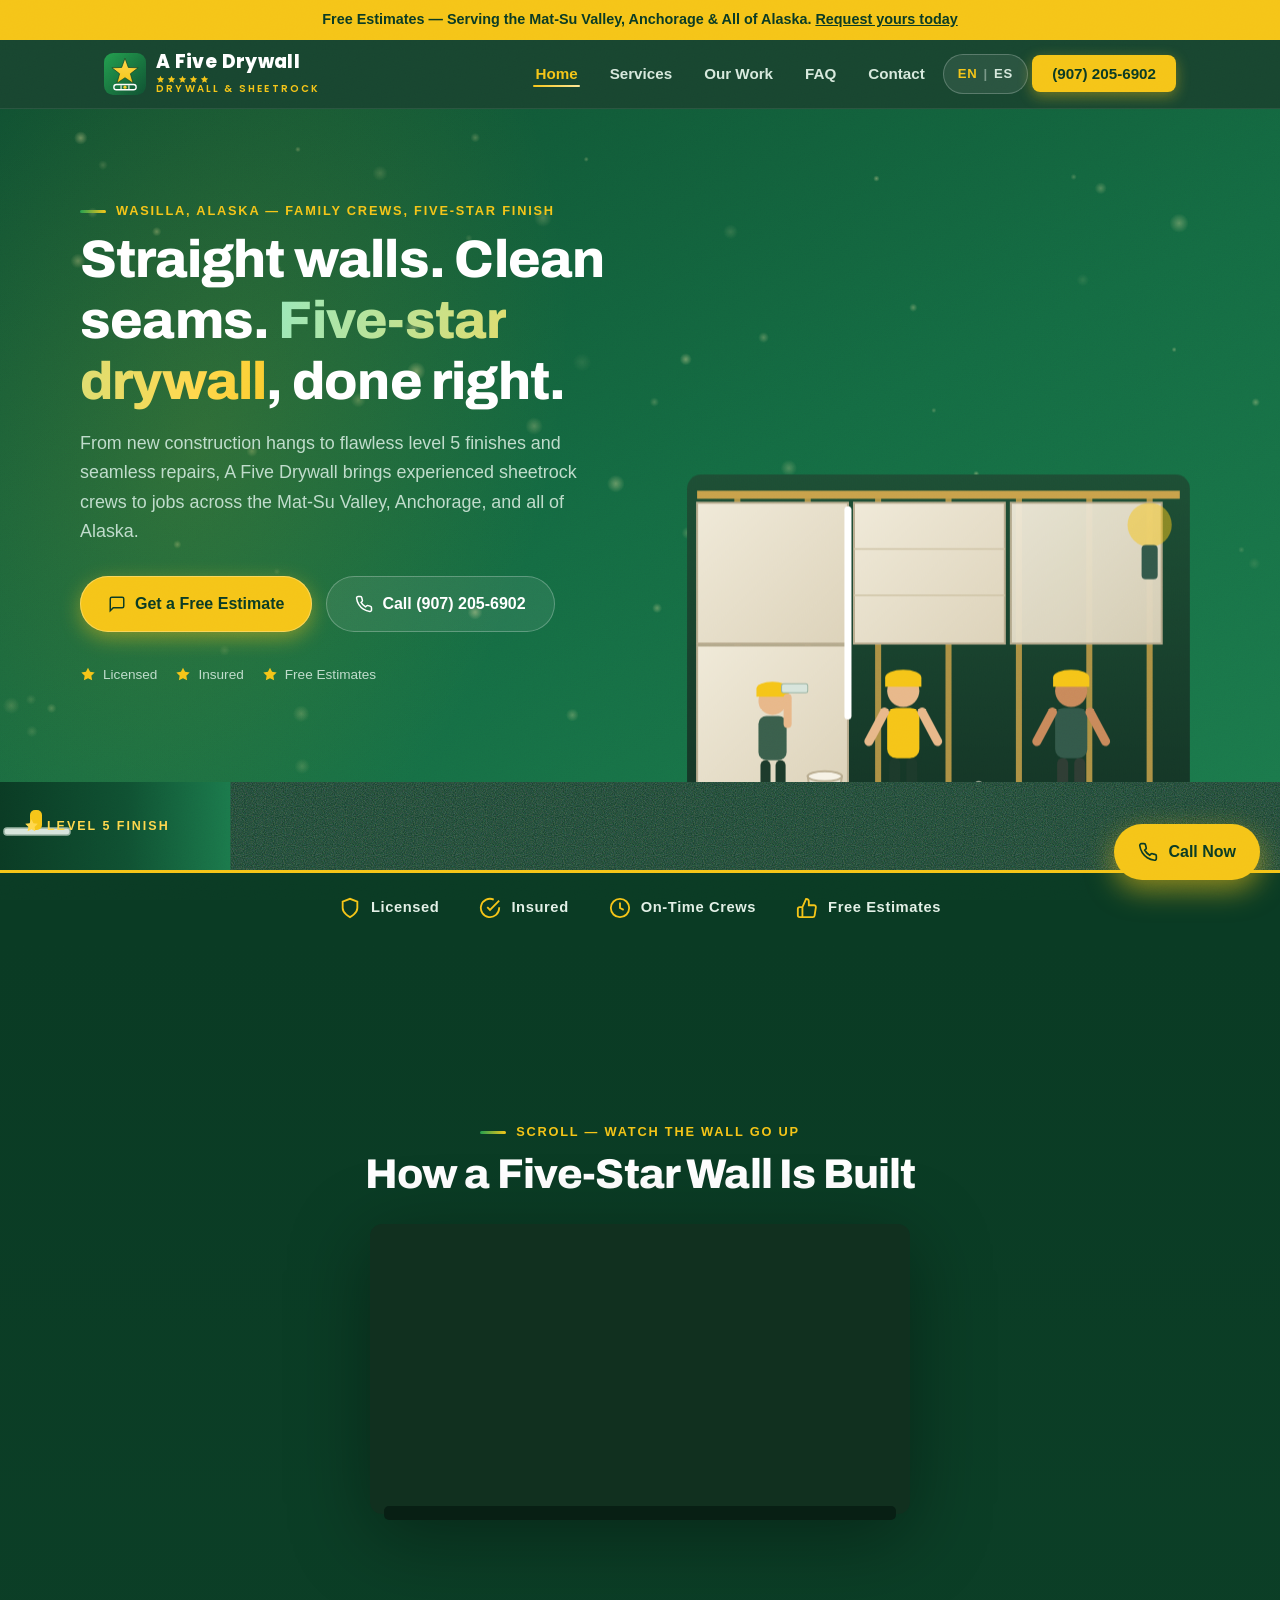
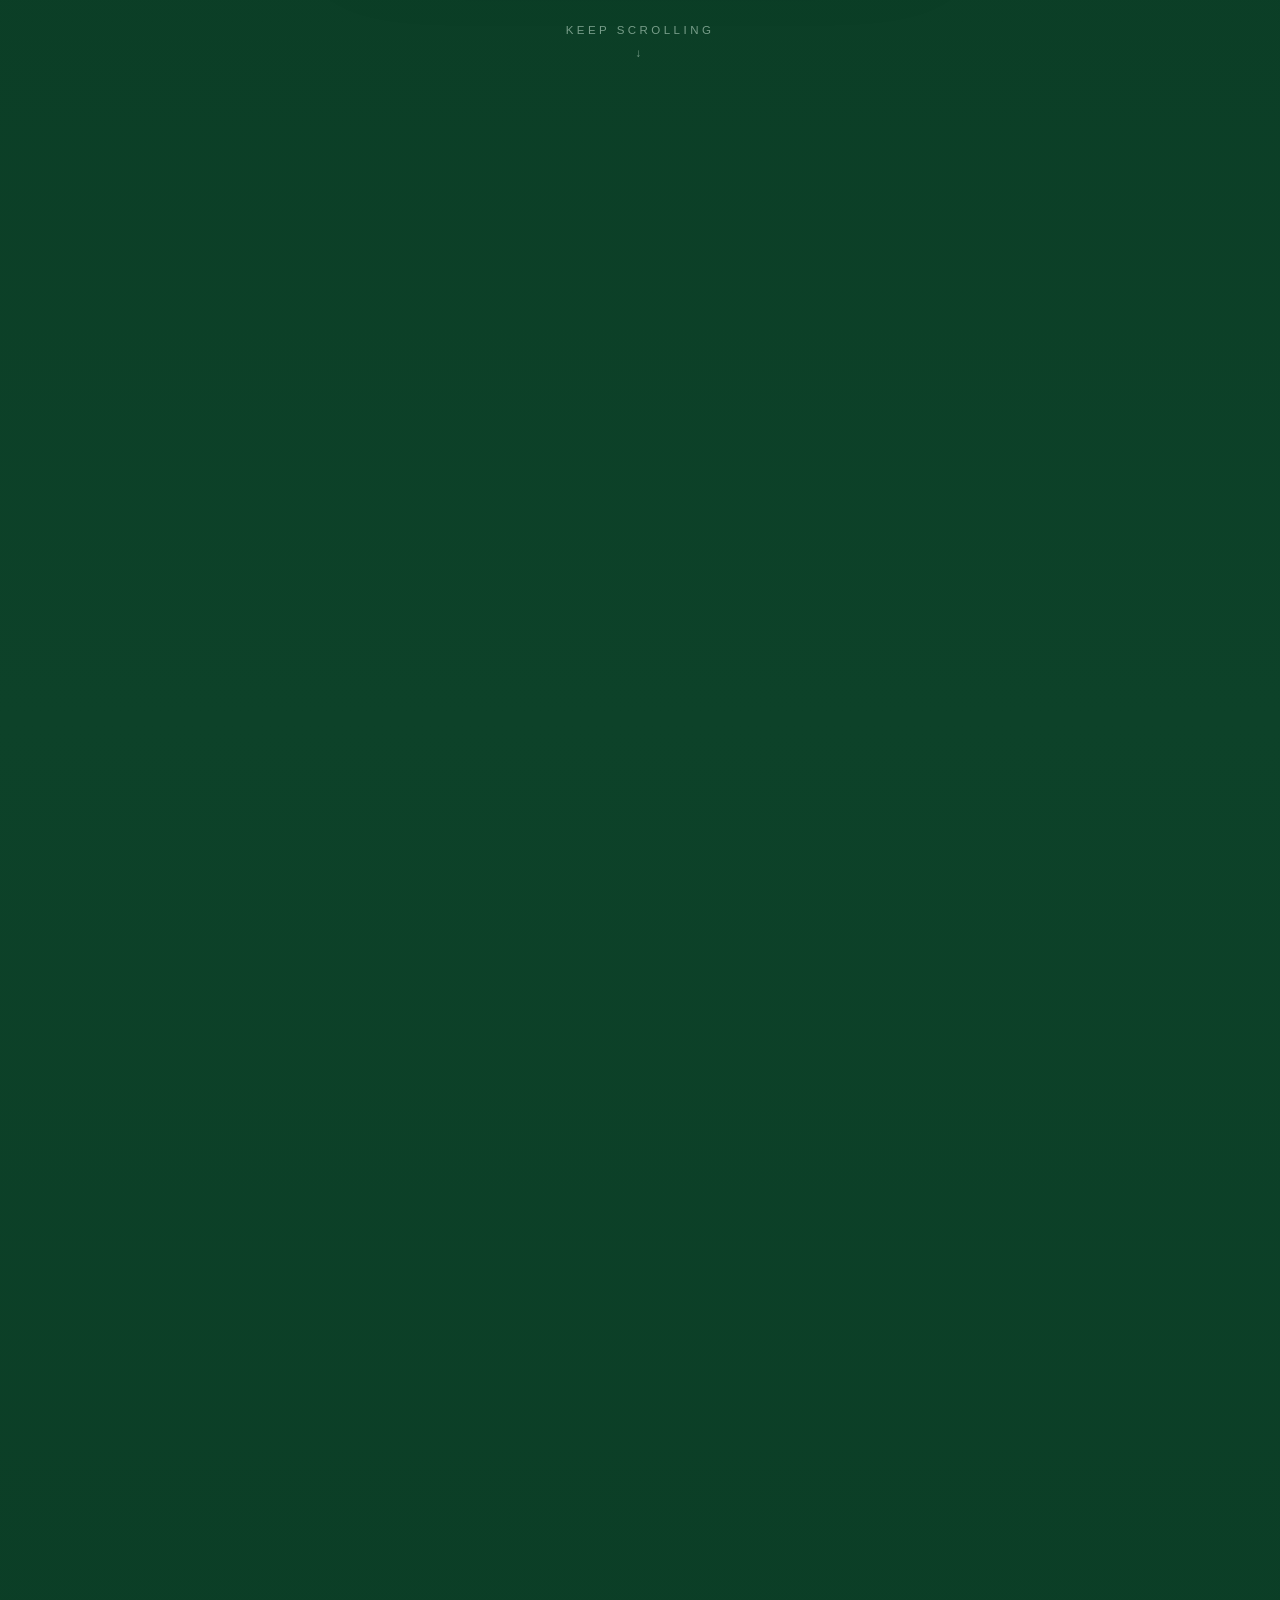
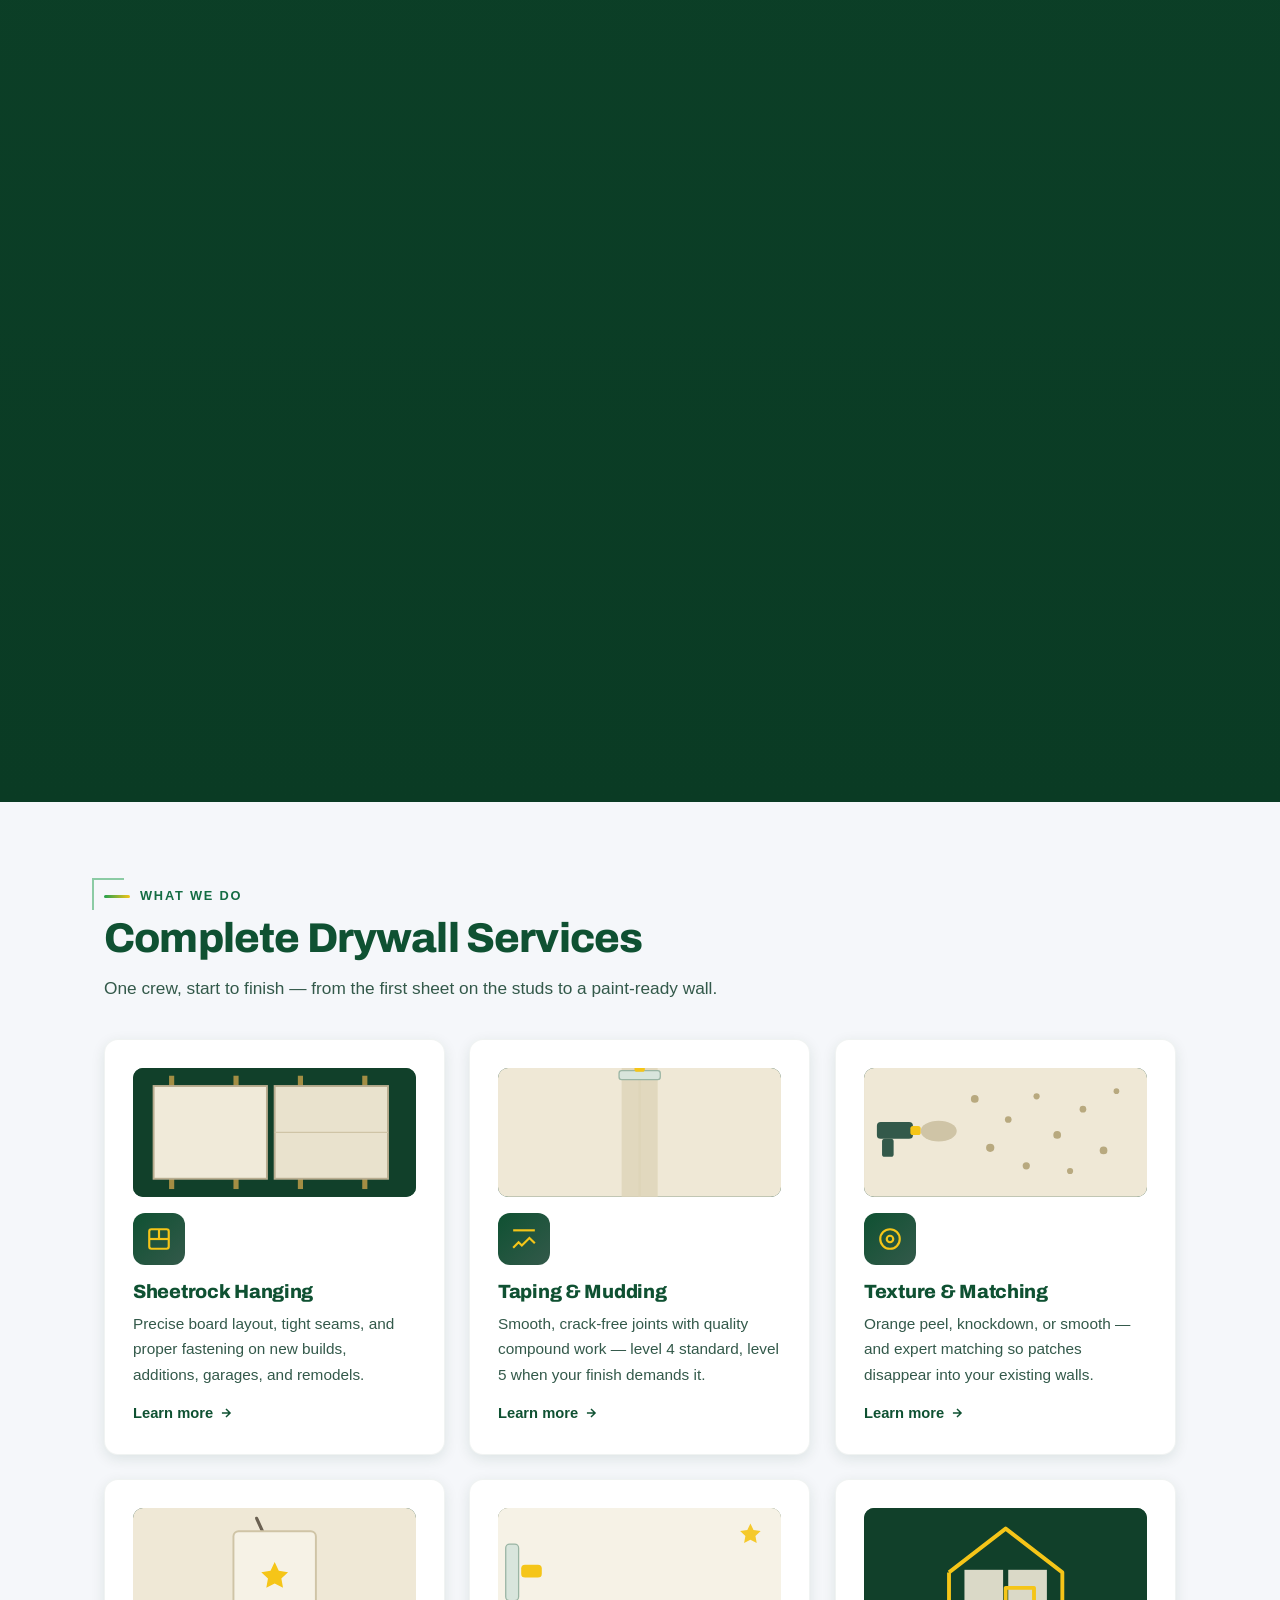
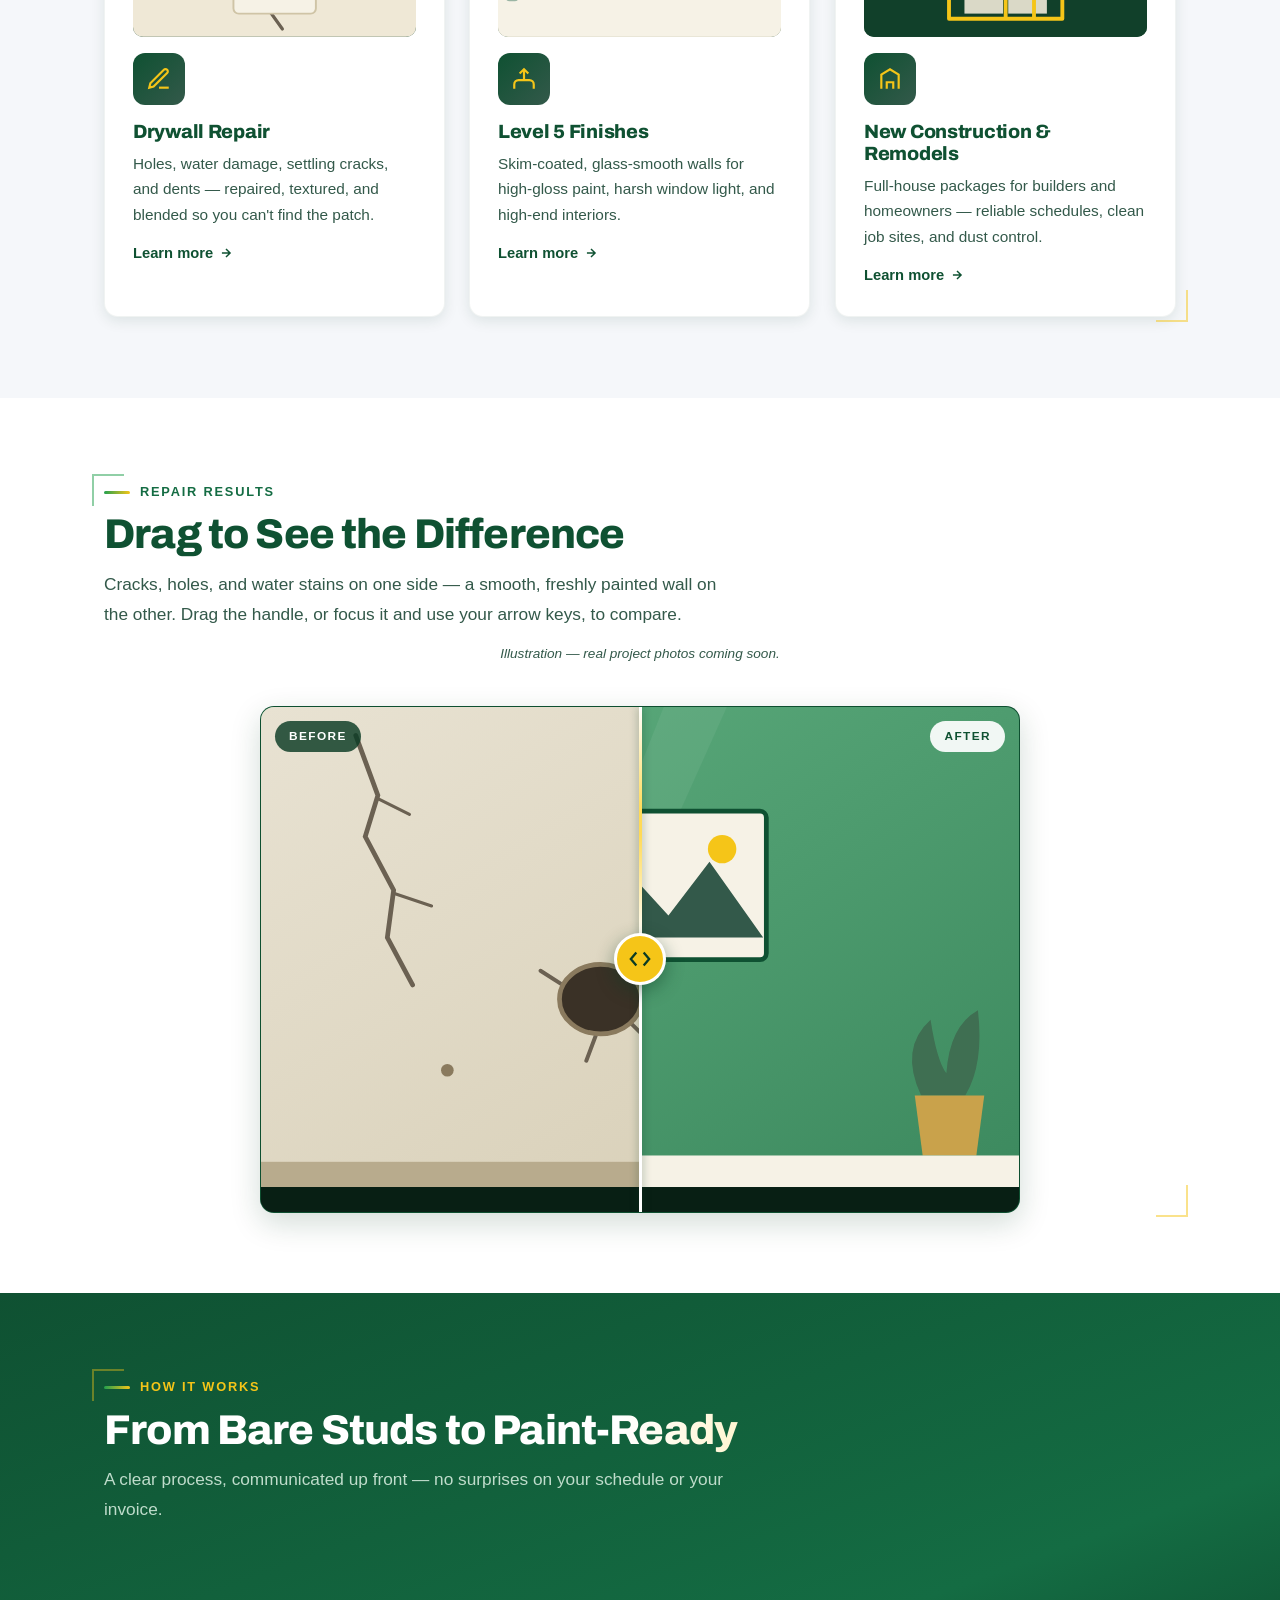
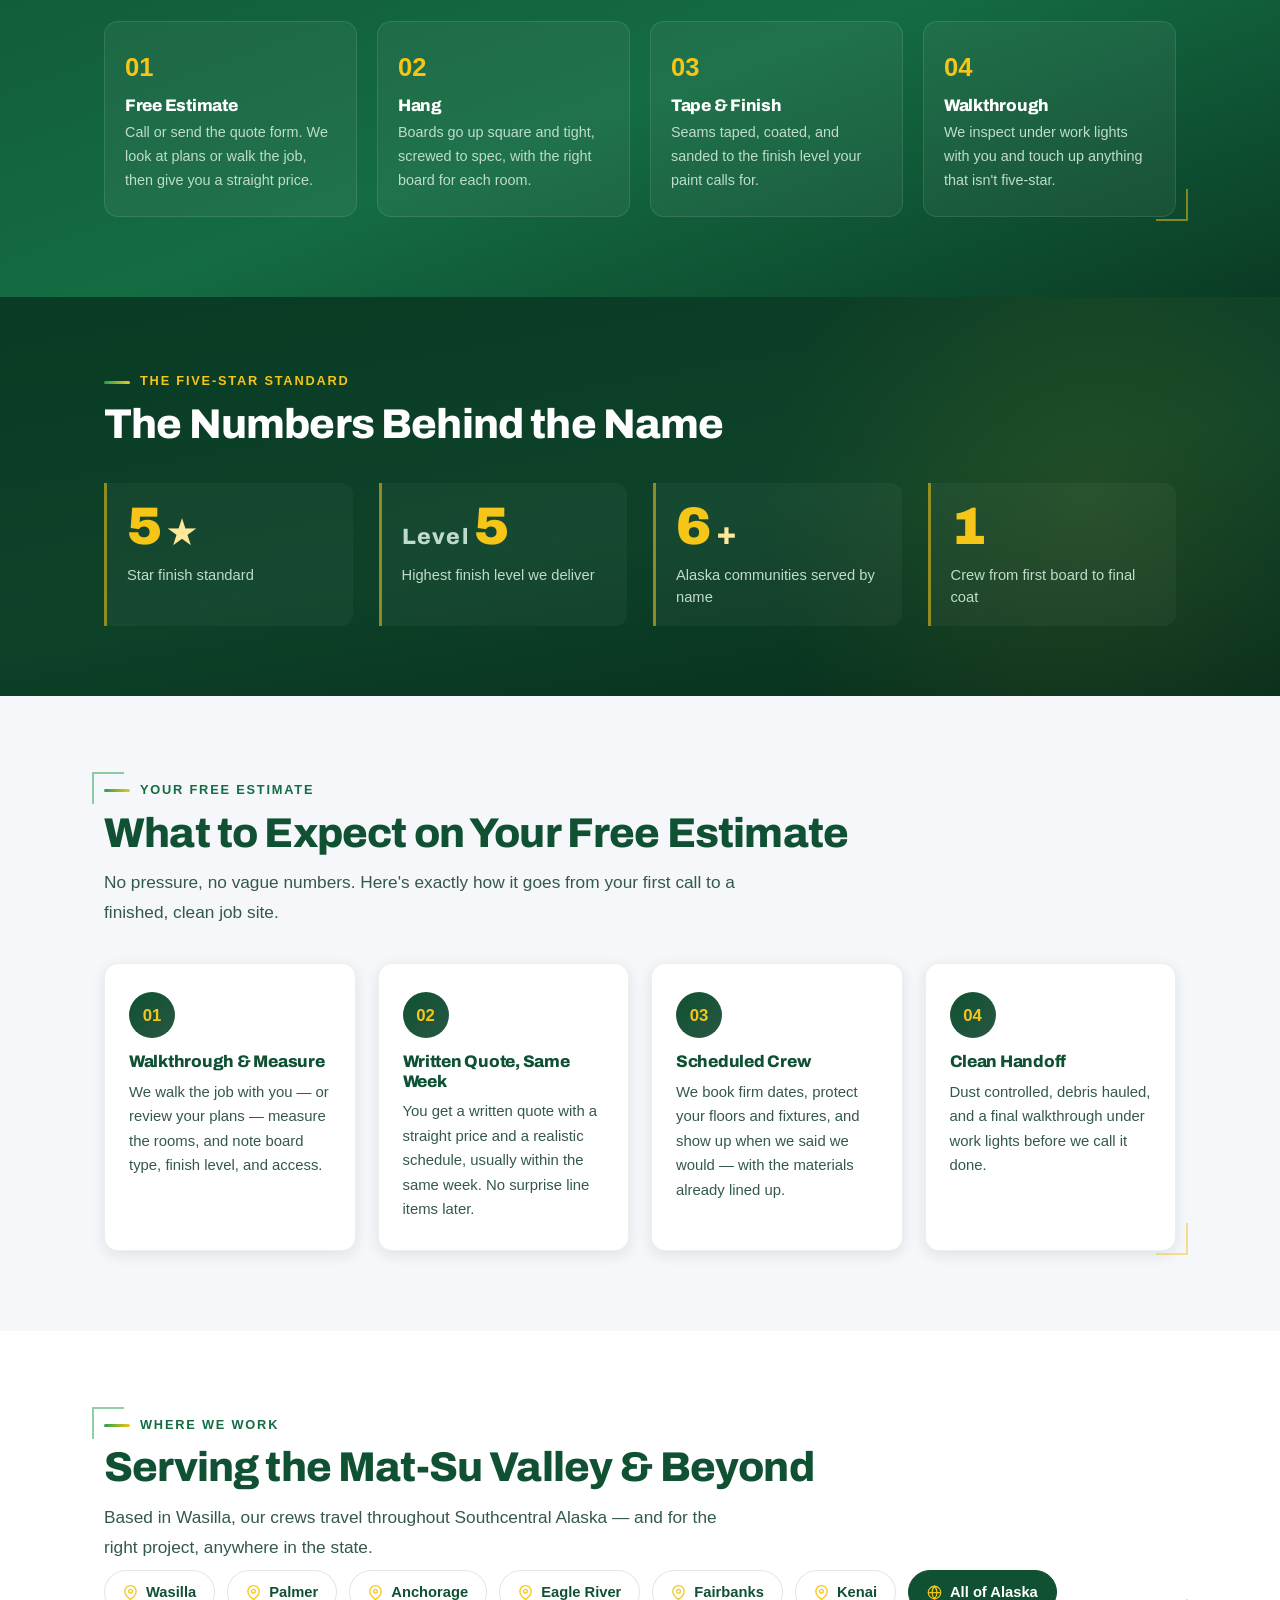
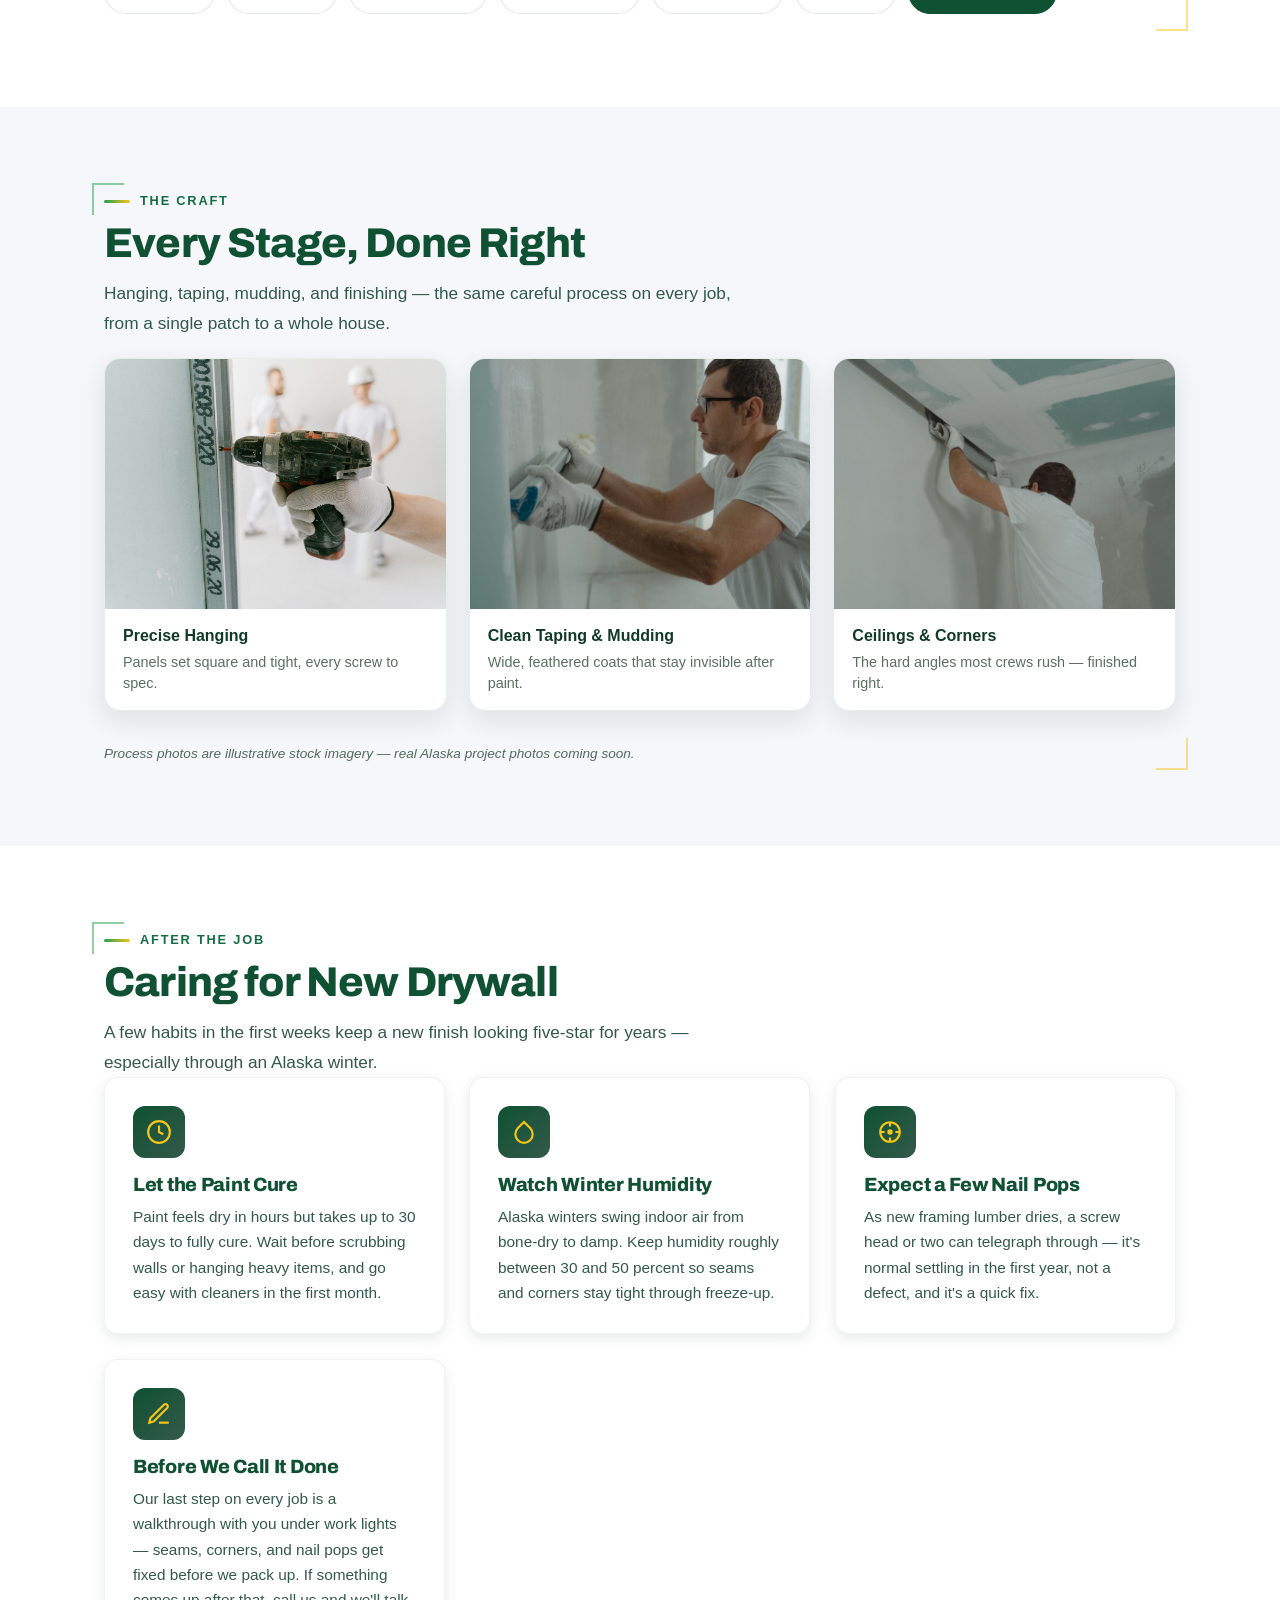
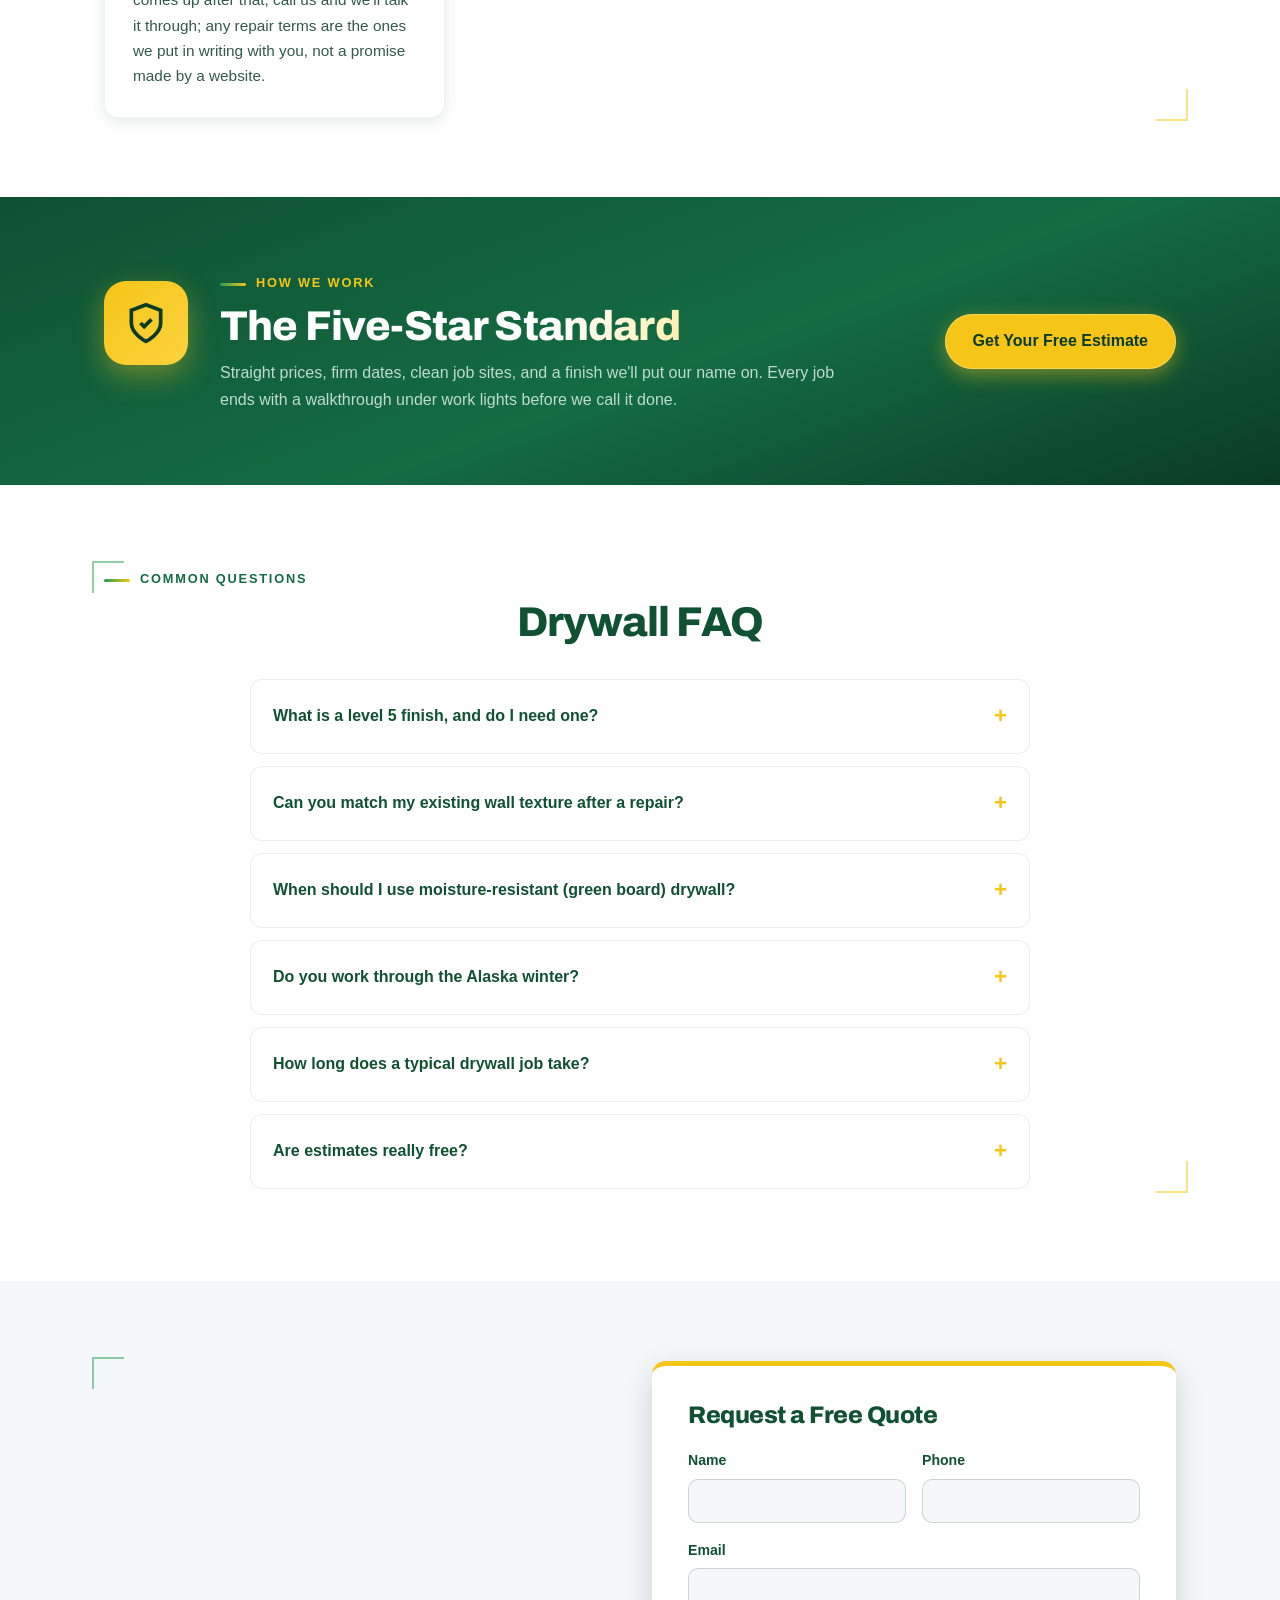
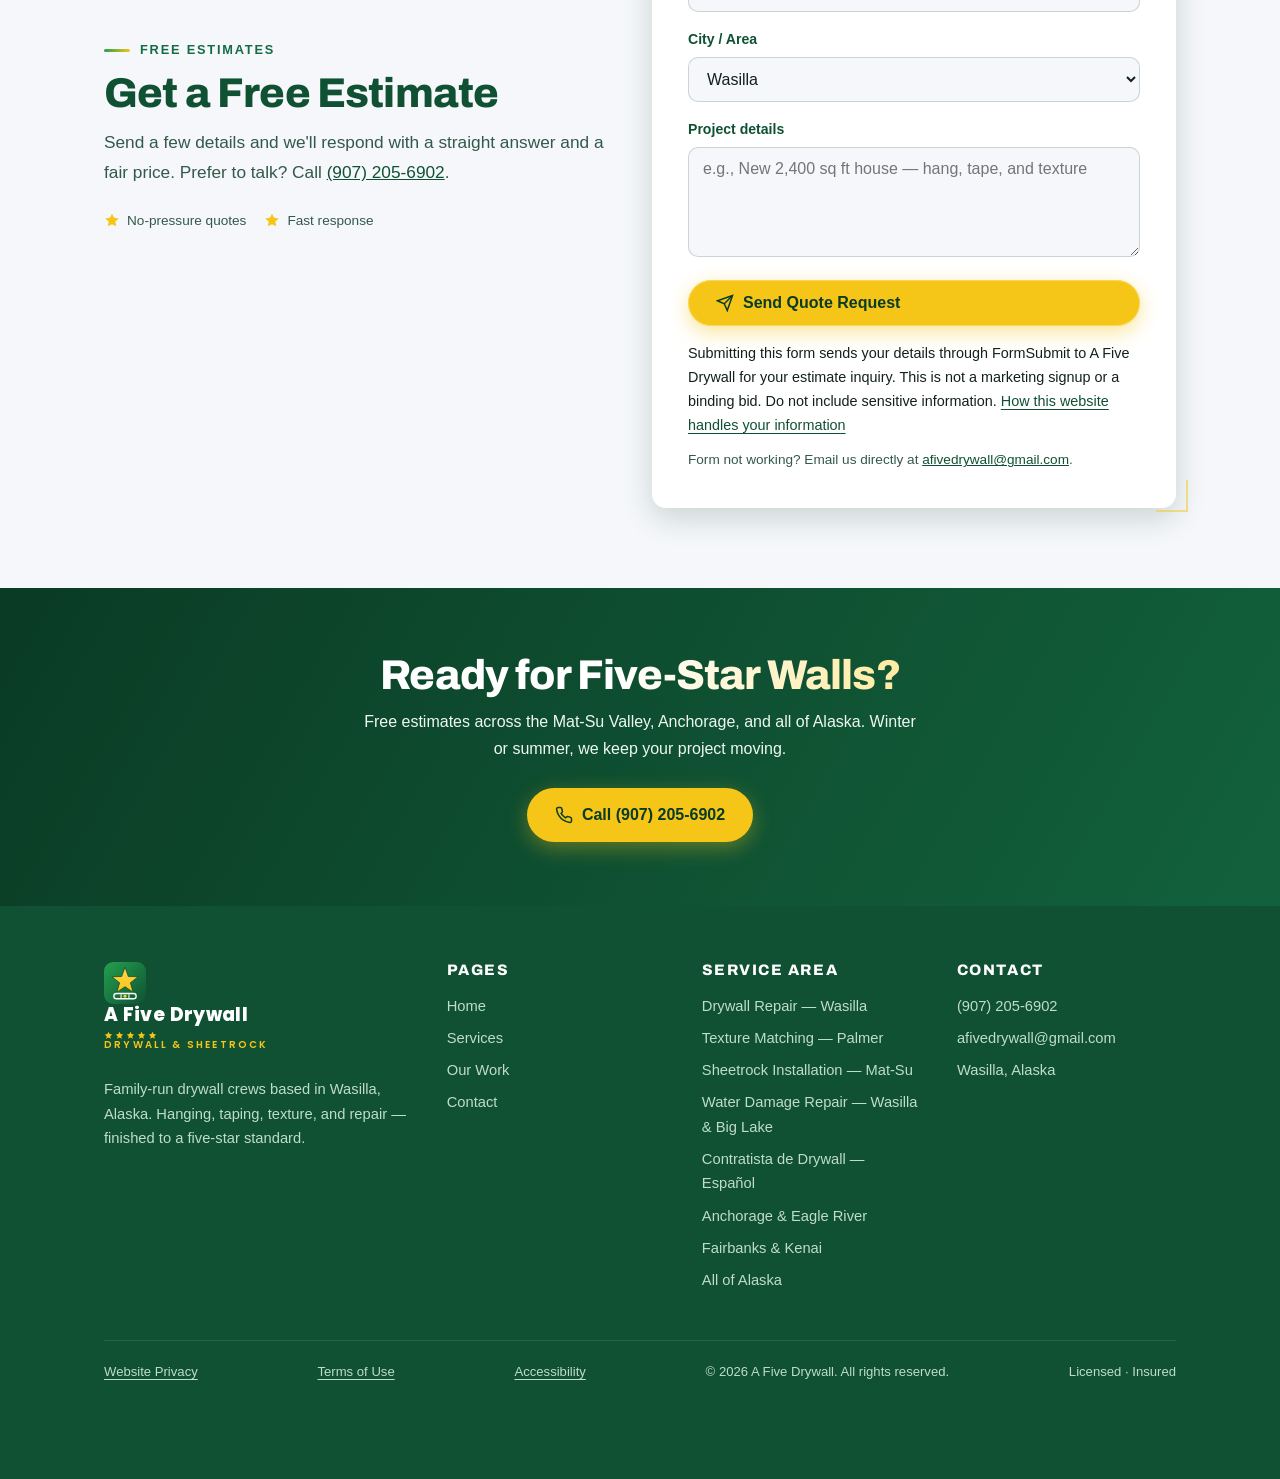
<file: index.html>
<!DOCTYPE html>
<html lang="en">
<head>
<meta charset="UTF-8">
<meta name="viewport" content="width=device-width, initial-scale=1.0">
<title>A Five Drywall | Drywall Contractor in Wasilla &amp; Anchorage, Alaska — Sheetrock, Taping, Texture</title>
<meta name="description" content="A Five Drywall is an Alaska drywall contractor serving Wasilla, Palmer, Anchorage, Eagle River, Fairbanks, Kenai, and all of Alaska. Sheetrock hanging, taping, level 5 finishes, texture matching, and drywall repair. Free estimates.">
<meta name="keywords" content="drywall contractor Alaska, sheetrock Wasilla, drywall repair Anchorage, taping, mudding, texture, level 5 finish">
<link rel="canonical" href="https://mrjcarrazco.github.io/afivestar/">
<link rel="alternate" hreflang="en" href="https://mrjcarrazco.github.io/afivestar/">
<link rel="alternate" hreflang="es" href="https://mrjcarrazco.github.io/afivestar/?lang=es">
<link rel="alternate" hreflang="x-default" href="https://mrjcarrazco.github.io/afivestar/">
<meta property="og:type" content="website">
<meta property="og:title" content="A Five Drywall — Alaska Drywall &amp; Sheetrock Contractor">
<meta property="og:description" content="Sheetrock hanging, taping, texture, and repair across Wasilla, Anchorage, and all of Alaska. Free estimates.">
<meta property="og:url" content="https://mrjcarrazco.github.io/afivestar/">
<meta property="og:image" content="https://mrjcarrazco.github.io/afivestar/assets/og-image.png">
<meta property="og:site_name" content="A Five Drywall">
<meta name="theme-color" content="#0f5132">
<link rel="icon" href="data:image/svg+xml,%3Csvg xmlns='http://www.w3.org/2000/svg' viewBox='0 0 64 64'%3E%3Cdefs%3E%3ClinearGradient id='g' x1='0' y1='0' x2='1' y2='1'%3E%3Cstop offset='0' stop-color='%2323A04F'/%3E%3Cstop offset='1' stop-color='%230F5132'/%3E%3C/linearGradient%3E%3C/defs%3E%3Crect width='64' height='64' rx='14' fill='url(%23g)'/%3E%3Cpolygon points='32.00,8.00 37.05,22.04 51.97,22.51 40.18,31.66 44.34,45.99 32.00,37.60 19.66,45.99 23.82,31.66 12.03,22.51 26.95,22.04' fill='%23F5C518' stroke='%230A3B24' stroke-width='1' stroke-linejoin='round'/%3E%3Crect x='15' y='48' width='34' height='8' rx='4' fill='none' stroke='white' stroke-width='2'/%3E%3Cline x1='26' y1='49' x2='26' y2='55' stroke='white' stroke-width='1.6'/%3E%3Cline x1='38' y1='49' x2='38' y2='55' stroke='white' stroke-width='1.6'/%3E%3Ccircle cx='32' cy='52' r='2.4' fill='%23F5C518'/%3E%3C/svg%3E">
<link rel="preconnect" href="https://fonts.googleapis.com">
<link rel="preconnect" href="https://fonts.gstatic.com" crossorigin>
<link href="https://fonts.googleapis.com/css2?family=Archivo:wght@700;800;900&family=Poppins:wght@700;800&display=swap" rel="stylesheet">
<script>document.documentElement.classList.add('js');</script>
<link rel="stylesheet" href="css/styles.css">
<script type="application/ld+json">
{
  "@context": "https://schema.org",
  "@type": "LocalBusiness",
  "@id": "https://mrjcarrazco.github.io/afivestar/#business",
  "name": "A Five Drywall",
  "description": "Drywall and sheetrock contractor serving Wasilla, Palmer, Anchorage, Eagle River, Fairbanks, Kenai, and all of Alaska. Hanging, taping, texture, level 5 finishes, and repair.",
  "url": "https://mrjcarrazco.github.io/afivestar/",
  "telephone": "+1-907-205-6902",
  "email": "afivedrywall@gmail.com",
  "address": {
    "@type": "PostalAddress",
    "addressLocality": "Wasilla",
    "addressRegion": "AK",
    "addressCountry": "US"
  },
  "areaServed": ["Mat-Su Valley AK", "Wasilla AK", "Palmer AK", "Anchorage AK", "Eagle River AK", "Fairbanks AK", "Kenai AK", "Alaska"],
  "priceRange": "$$",
  "knowsAbout": ["drywall installation", "sheetrock hanging", "taping and mudding", "level 5 finish", "texture matching", "drywall repair"]
}
</script>
</head>
<body>

<div class="banner">Free Estimates — Serving the Mat-Su Valley, Anchorage &amp; All of Alaska. <a href="contact.html">Request yours today</a></div>

<header class="site-header">
  <nav class="nav container" aria-label="Main navigation">
    <a class="brand" href="index.html" aria-label="A Five Drywall home">
      <svg class="brand-mark" viewBox="0 0 64 64" aria-hidden="true"><defs><linearGradient id="afsgH" x1="0" y1="0" x2="1" y2="1"><stop offset="0" stop-color="#23A04F"/><stop offset="1" stop-color="#0F5132"/></linearGradient><linearGradient id="afsgHg" x1="0" y1="0" x2="0" y2="1"><stop offset="0" stop-color="#FFD84D"/><stop offset="1" stop-color="#F5C518"/></linearGradient></defs><rect width="64" height="64" rx="14" fill="url(#afsgH)"/><polygon points="32.00,8.00 37.05,22.04 51.97,22.51 40.18,31.66 44.34,45.99 32.00,37.60 19.66,45.99 23.82,31.66 12.03,22.51 26.95,22.04" fill="url(#afsgHg)" stroke="#0A3B24" stroke-width="1" stroke-linejoin="round"/><rect x="15" y="48" width="34" height="8" rx="4" fill="none" stroke="#ffffff" stroke-width="2"/><line x1="26" y1="49" x2="26" y2="55" stroke="#ffffff" stroke-width="1.6"/><line x1="38" y1="49" x2="38" y2="55" stroke="#ffffff" stroke-width="1.6"/><circle cx="32" cy="52" r="2.4" fill="url(#afsgHg)"/></svg>
      <span class="brand-name">A Five Drywall<span class="brand-stars" aria-hidden="true"><svg viewBox="0 0 24 24"><path d="M12 2l2.9 6.3 6.9.8-5.1 4.7 1.4 6.8-6.1-3.4-6.1 3.4 1.4-6.8L2.2 9.1l6.9-.8z" fill="currentColor"/></svg><svg viewBox="0 0 24 24"><path d="M12 2l2.9 6.3 6.9.8-5.1 4.7 1.4 6.8-6.1-3.4-6.1 3.4 1.4-6.8L2.2 9.1l6.9-.8z" fill="currentColor"/></svg><svg viewBox="0 0 24 24"><path d="M12 2l2.9 6.3 6.9.8-5.1 4.7 1.4 6.8-6.1-3.4-6.1 3.4 1.4-6.8L2.2 9.1l6.9-.8z" fill="currentColor"/></svg><svg viewBox="0 0 24 24"><path d="M12 2l2.9 6.3 6.9.8-5.1 4.7 1.4 6.8-6.1-3.4-6.1 3.4 1.4-6.8L2.2 9.1l6.9-.8z" fill="currentColor"/></svg><svg viewBox="0 0 24 24"><path d="M12 2l2.9 6.3 6.9.8-5.1 4.7 1.4 6.8-6.1-3.4-6.1 3.4 1.4-6.8L2.2 9.1l6.9-.8z" fill="currentColor"/></svg></span><small>Drywall &amp; Sheetrock</small></span>
    </a>
    <button class="nav-toggle" aria-label="Toggle menu" aria-expanded="false">
      <span></span><span></span><span></span>
    </button>
    <ul class="nav-links">
      <li><a href="index.html" class="active">Home</a></li>
      <li><a href="services.html">Services</a></li>
      <li><a href="gallery.html">Our Work</a></li>
      <li><a href="index.html#faq">FAQ</a></li>
      <li><a href="contact.html">Contact</a></li>
      <li><button class="lang-toggle" type="button" aria-pressed="false" aria-label="Switch language / Cambiar idioma"><span class="lang-en lang-active">EN</span><span class="lang-sep">|</span><span class="lang-es">ES</span></button></li>
      <li><a class="nav-cta" href="tel:+19072056902">(907) 205-6902</a></li>
    </ul>
  </nav>
</header>

<main>

<!-- ================= HERO ================= -->
<section class="hero">
  <div class="container hero-inner">
    <div>
      <span class="kicker">Wasilla, Alaska — Family Crews, Five-Star Finish</span>
      <h1>Straight walls. Clean seams. <span class="accent">Five-star drywall</span>, done right.</h1>
      <p class="sub">From new construction hangs to flawless level 5 finishes and seamless repairs, A Five Drywall brings experienced sheetrock crews to jobs across the Mat-Su Valley, Anchorage, and all of Alaska.</p>
      <div class="hero-ctas">
        <a class="btn btn-primary" href="contact.html">
          <svg viewBox="0 0 24 24" fill="none" stroke="currentColor" stroke-width="2" aria-hidden="true"><path d="M21 15a2 2 0 0 1-2 2H7l-4 4V5a2 2 0 0 1 2-2h14a2 2 0 0 1 2 2z"/></svg>
          Get a Free Estimate
        </a>
        <a class="btn btn-ghost" href="tel:+19072056902">
          <svg viewBox="0 0 24 24" fill="none" stroke="currentColor" stroke-width="2" aria-hidden="true"><path d="M22 16.92v3a2 2 0 0 1-2.18 2 19.79 19.79 0 0 1-8.63-3.07 19.5 19.5 0 0 1-6-6 19.79 19.79 0 0 1-3.07-8.67A2 2 0 0 1 4.11 2h3a2 2 0 0 1 2 1.72c.127.96.361 1.903.7 2.81a2 2 0 0 1-.45 2.11L8.09 9.91a16 16 0 0 0 6 6l1.27-1.27a2 2 0 0 1 2.11-.45c.907.339 1.85.573 2.81.7A2 2 0 0 1 22 16.92z"/></svg>
          Call (907) 205-6902
        </a>
      </div>
      <div class="hero-trust">
        <span><svg viewBox="0 0 24 24" fill="currentColor" aria-hidden="true"><path d="M12 1l3.09 6.26L22 8.27l-5 4.87 1.18 6.88L12 16.77l-6.18 3.25L7 13.14 2 8.27l6.91-1.01z"/></svg> Licensed</span>
        <span><svg viewBox="0 0 24 24" fill="currentColor" aria-hidden="true"><path d="M12 1l3.09 6.26L22 8.27l-5 4.87 1.18 6.88L12 16.77l-6.18 3.25L7 13.14 2 8.27l6.91-1.01z"/></svg> Insured</span>
        <span><svg viewBox="0 0 24 24" fill="currentColor" aria-hidden="true"><path d="M12 1l3.09 6.26L22 8.27l-5 4.87 1.18 6.88L12 16.77l-6.18 3.25L7 13.14 2 8.27l6.91-1.01z"/></svg> Free Estimates</span>
      </div>
    </div>

    <!-- Animated crew scene: two workers hanging a sheetrock panel while a taper works a seam -->
    <div class="hero-scene parallax" data-depth="0.05">
      <svg viewBox="0 0 520 420" role="img" aria-label="Animated illustration of a drywall crew hanging sheetrock panels and taping seams">
        <defs>
          <linearGradient id="wallg" x1="0" y1="0" x2="0" y2="1">
            <stop offset="0" stop-color="#1d4f35"/><stop offset="1" stop-color="#143526"/>
          </linearGradient>
          <linearGradient id="panelg" x1="0" y1="0" x2="1" y2="1">
            <stop offset="0" stop-color="#f0ead9"/><stop offset="1" stop-color="#ddd3ba"/>
          </linearGradient>
        </defs>
        <!-- room backdrop -->
        <rect x="10" y="20" width="500" height="330" rx="14" fill="url(#wallg)"/>
        <!-- stud framing -->
        <g stroke="#c9a24b" stroke-width="6" opacity="0.85">
          <line x1="60" y1="40" x2="60" y2="330"/><line x1="130" y1="40" x2="130" y2="330"/>
          <line x1="200" y1="40" x2="200" y2="330"/><line x1="270" y1="40" x2="270" y2="330"/>
          <line x1="340" y1="40" x2="340" y2="330"/><line x1="410" y1="40" x2="410" y2="330"/>
          <line x1="470" y1="40" x2="470" y2="330"/>
        </g>
        <line x1="20" y1="40" x2="500" y2="40" stroke="#c9a24b" stroke-width="8"/>
        <!-- already-hung panels -->
        <rect x="20" y="48" width="150" height="140" fill="url(#panelg)" stroke="#b9ad90" stroke-width="2"/>
        <rect x="20" y="190" width="150" height="140" fill="url(#panelg)" stroke="#b9ad90" stroke-width="2"/>
        <!-- taped seam being run (animated tape line) -->
        <line class="anim-tape" x1="170" y1="55" x2="170" y2="260" stroke="#ffffff" stroke-width="7" stroke-linecap="round"/>
        <!-- panel being lifted into place -->
        <g class="anim-panel">
          <rect x="176" y="48" width="150" height="140" fill="url(#panelg)" stroke="#b9ad90" stroke-width="2"/>
          <line x1="176" y1="94" x2="326" y2="94" stroke="#cfc4a6" stroke-width="1.5"/>
          <line x1="176" y1="140" x2="326" y2="140" stroke="#cfc4a6" stroke-width="1.5"/>
        </g>
        <!-- second panel lifting on a delay -->
        <g class="anim-panel-2">
          <rect x="332" y="48" width="150" height="140" fill="url(#panelg)" stroke="#b9ad90" stroke-width="2" opacity="0.96"/>
        </g>
        <!-- worker 1: lifting panel (left) -->
        <g>
          <circle class="anim-head" cx="225" cy="235" r="16" fill="#e8b88a"/>
          <path d="M207 231 h36 v-9 a18 8 0 0 0 -36 0 z" fill="#f5c518"/>
          <rect x="209" y="252" width="32" height="50" rx="9" fill="#f5c518"/>
          <g class="anim-arm"><rect x="204" y="252" width="9" height="42" rx="4.5" fill="#e8b88a" transform="rotate(28 208 252)"/></g>
          <g class="anim-arm"><rect x="237" y="252" width="9" height="42" rx="4.5" fill="#e8b88a" transform="rotate(-28 242 252)"/></g>
          <rect x="211" y="302" width="11" height="40" rx="5" fill="#1c3a2b"/>
          <rect x="228" y="302" width="11" height="40" rx="5" fill="#1c3a2b"/>
        </g>
        <!-- worker 2: lifting second panel (right) -->
        <g>
          <circle class="anim-head" cx="392" cy="235" r="16" fill="#c98a5b"/>
          <path d="M374 231 h36 v-9 a18 8 0 0 0 -36 0 z" fill="#f5c518"/>
          <rect x="376" y="252" width="32" height="50" rx="9" fill="#33594a"/>
          <g class="anim-arm"><rect x="371" y="252" width="9" height="42" rx="4.5" fill="#c98a5b" transform="rotate(28 375 252)"/></g>
          <g class="anim-arm"><rect x="404" y="252" width="9" height="42" rx="4.5" fill="#c98a5b" transform="rotate(-28 409 252)"/></g>
          <rect x="378" y="302" width="11" height="40" rx="5" fill="#2f3d34"/>
          <rect x="395" y="302" width="11" height="40" rx="5" fill="#2f3d34"/>
        </g>
        <!-- worker 3: taper with knife at seam (far left) -->
        <g>
          <circle class="anim-head" cx="95" cy="245" r="14" fill="#e8b88a"/>
          <path d="M79 241 h32 v-8 a16 7 0 0 0 -32 0 z" fill="#f5c518"/>
          <rect x="81" y="260" width="28" height="44" rx="8" fill="#3a5f4c"/>
          <g class="anim-knife">
            <rect x="106" y="238" width="8" height="34" rx="4" fill="#e8b88a"/>
            <rect x="104" y="228" width="26" height="9" rx="2" fill="#d8e5dc" stroke="#9ab5a4" stroke-width="1"/>
          </g>
          <rect x="83" y="304" width="10" height="38" rx="5" fill="#1c3a2b"/>
          <rect x="98" y="304" width="10" height="38" rx="5" fill="#1c3a2b"/>
        </g>
        <!-- mud bucket -->
        <g class="anim-drift">
          <path d="M130 320 h34 l-4 26 h-26 z" fill="#e7e2d2" stroke="#b9ad90" stroke-width="2"/>
          <ellipse cx="147" cy="320" rx="17" ry="5" fill="#f6f2e6" stroke="#b9ad90" stroke-width="2"/>
        </g>
        <!-- floating dust motes -->
        <circle class="anim-dust" cx="300" cy="330" r="5" fill="#e9e2cd"/>
        <circle class="anim-dust-2" cx="330" cy="338" r="4" fill="#e9e2cd"/>
        <circle class="anim-dust-3" cx="272" cy="336" r="3.5" fill="#e9e2cd"/>
        <circle class="anim-dust-4" cx="210" cy="332" r="3" fill="#e9e2cd"/>
        <circle class="anim-dust-5" cx="420" cy="334" r="4" fill="#e9e2cd"/>
        <circle class="anim-dust-6" cx="368" cy="340" r="2.8" fill="#e9e2cd"/>
        <!-- work light glow -->
        <circle class="anim-glow" cx="470" cy="70" r="22" fill="#f5c518" opacity="0.5"/>
        <rect x="462" y="90" width="16" height="34" rx="4" fill="#33594a"/>
        <!-- floor -->
        <rect x="10" y="350" width="500" height="18" rx="6" fill="#081f14"/>
      </svg>
    </div>
  </div>
</section>

<!-- Signature: level-5 smooth-finish band (decorative) -->
<div class="finish-band" aria-hidden="true">
  <div class="finish-smooth"></div>
  <svg class="finish-trowel" viewBox="0 0 74 40"><rect x="4" y="22" width="66" height="7" rx="3" fill="#d8e5dc" stroke="#9ab5a4" stroke-width="1.5"/><rect x="30" y="4" width="12" height="20" rx="5" fill="#f5c518"/></svg>
  <span class="finish-label"><svg viewBox="0 0 24 24" fill="currentColor" aria-hidden="true"><path d="M12 1l3.09 6.26L22 8.27l-5 4.87 1.18 6.88L12 16.77l-6.18 3.25L7 13.14 2 8.27l6.91-1.01z"/></svg>Level 5 finish</span>
</div>

<!-- ================= TRUST STRIP ================= -->
<div class="trust-strip">
  <div class="container">
    <span class="trust-badge"><svg viewBox="0 0 24 24" fill="none" stroke="currentColor" stroke-width="2" aria-hidden="true"><path d="M12 22s8-4 8-10V5l-8-3-8 3v7c0 6 8 10 8 10z"/></svg> Licensed</span>
    <span class="trust-badge"><svg viewBox="0 0 24 24" fill="none" stroke="currentColor" stroke-width="2" aria-hidden="true"><path d="M22 11.08V12a10 10 0 1 1-5.93-9.14"/><path d="M22 4L12 14.01l-3-3"/></svg> Insured</span>
    <span class="trust-badge"><svg viewBox="0 0 24 24" fill="none" stroke="currentColor" stroke-width="2" aria-hidden="true"><circle cx="12" cy="12" r="10"/><path d="M12 6v6l4 2"/></svg> On-Time Crews</span>
    <span class="trust-badge"><svg viewBox="0 0 24 24" fill="none" stroke="currentColor" stroke-width="2" aria-hidden="true"><path d="M14 9V5a3 3 0 0 0-3-3l-4 9v11h11.28a2 2 0 0 0 2-1.7l1.38-9a2 2 0 0 0-2-2.3zM7 22H4a2 2 0 0 1-2-2v-7a2 2 0 0 1 2-2h3"/></svg> Free Estimates</span>
  </div>
</div>

<!-- ================= SIGNATURE: WALL BUILDER SCROLL STORY ================= -->
<section class="wb" id="wallbuilder" aria-label="How a five-star wall is built, stage by stage">
  <div class="wb-wrap">
    <div class="wb-stage">
      <span class="kicker">Scroll — Watch the Wall Go Up</span>
      <h2>How a Five-Star Wall Is Built</h2>
      <svg class="wb-svg" viewBox="0 0 560 330" aria-hidden="true">
        <defs>
          <linearGradient id="wbpanel" x1="0" y1="0" x2="1" y2="1"><stop offset="0" stop-color="#f0ead9"/><stop offset="1" stop-color="#ddd3ba"/></linearGradient>
          <linearGradient id="wbfin" x1="0" y1="0" x2="1" y2="1"><stop offset="0" stop-color="#f8f6ee"/><stop offset="1" stop-color="#e9e5d6"/></linearGradient>
          <clipPath id="wbclip"><rect x="30" y="32" width="500" height="250"/></clipPath>
        </defs>
        <!-- room shell -->
        <rect x="10" y="10" width="540" height="290" rx="12" fill="#11301f"/>
        <rect x="24" y="292" width="512" height="14" rx="5" fill="#081f14"/>
        <!-- stage 1: bare studs -->
        <g class="wb-lyr wb-l-studs" data-at="0.02">
          <line x1="30" y1="28" x2="530" y2="28" stroke="#c9a24b" stroke-width="8"/>
          <line x1="30" y1="286" x2="530" y2="286" stroke="#c9a24b" stroke-width="8"/>
          <g stroke="#c9a24b" stroke-width="7" opacity="0.9">
            <line x1="60" y1="32" x2="60" y2="282"/><line x1="140" y1="32" x2="140" y2="282"/>
            <line x1="220" y1="32" x2="220" y2="282"/><line x1="300" y1="32" x2="300" y2="282"/>
            <line x1="380" y1="32" x2="380" y2="282"/><line x1="460" y1="32" x2="460" y2="282"/>
            <line x1="524" y1="32" x2="524" y2="282"/>
          </g>
        </g>
        <!-- stage 2: insulation batts -->
        <g class="wb-lyr wb-l-ins" data-at="0.13">
          <g fill="#e59ab2" opacity="0.92">
            <rect x="66" y="36" width="68" height="244" rx="8"/>
            <rect x="146" y="36" width="68" height="244" rx="8"/>
            <rect x="226" y="36" width="68" height="244" rx="8"/>
            <rect x="306" y="36" width="68" height="244" rx="8"/>
            <rect x="386" y="36" width="68" height="244" rx="8"/>
            <rect x="466" y="36" width="52" height="244" rx="8"/>
          </g>
          <path d="M80 70 q20 10 40 0 M80 130 q20 10 40 0 M80 190 q20 10 40 0 M80 250 q20 10 40 0 M240 70 q20 10 40 0 M240 130 q20 10 40 0 M240 190 q20 10 40 0 M240 250 q20 10 40 0 M400 70 q20 10 40 0 M400 130 q20 10 40 0 M400 190 q20 10 40 0 M400 250 q20 10 40 0" stroke="#d27f9d" stroke-width="3" fill="none" opacity="0.8"/>
        </g>
        <!-- stage 3: sheetrock panels -->
        <g class="wb-lyr wb-l-panel" data-at="0.26">
          <rect x="30" y="32" width="250" height="250" fill="url(#wbpanel)" stroke="#b9ad90" stroke-width="2"/>
          <rect x="282" y="32" width="248" height="250" fill="url(#wbpanel)" stroke="#b9ad90" stroke-width="2"/>
          <line x1="30" y1="157" x2="530" y2="157" stroke="#cfc4a6" stroke-width="2"/>
        </g>
        <!-- stage 4: screws -->
        <g class="wb-lyr wb-l-screws" data-at="0.38" fill="#8a7a5e">
          <circle cx="60" cy="60" r="3.2"/><circle cx="60" cy="128" r="3.2"/><circle cx="60" cy="196" r="3.2"/><circle cx="60" cy="258" r="3.2"/>
          <circle cx="140" cy="60" r="3.2"/><circle cx="140" cy="128" r="3.2"/><circle cx="140" cy="196" r="3.2"/><circle cx="140" cy="258" r="3.2"/>
          <circle cx="220" cy="60" r="3.2"/><circle cx="220" cy="128" r="3.2"/><circle cx="220" cy="196" r="3.2"/><circle cx="220" cy="258" r="3.2"/>
          <circle cx="300" cy="60" r="3.2"/><circle cx="300" cy="128" r="3.2"/><circle cx="300" cy="196" r="3.2"/><circle cx="300" cy="258" r="3.2"/>
          <circle cx="380" cy="60" r="3.2"/><circle cx="380" cy="128" r="3.2"/><circle cx="380" cy="196" r="3.2"/><circle cx="380" cy="258" r="3.2"/>
          <circle cx="460" cy="60" r="3.2"/><circle cx="460" cy="128" r="3.2"/><circle cx="460" cy="196" r="3.2"/><circle cx="460" cy="258" r="3.2"/>
        </g>
        <!-- stage 5: tape on seams -->
        <g class="wb-lyr wb-l-tape" data-at="0.50">
          <rect x="275" y="32" width="12" height="250" fill="#ffffff" opacity="0.9"/>
          <rect x="30" y="152" width="500" height="10" fill="#ffffff" opacity="0.65"/>
        </g>
        <!-- stage 6: mud, three passes -->
        <g class="wb-lyr wb-l-mud" data-at="0.62">
          <rect class="wb-mudpass wb-m1" x="256" y="32" width="52" height="250" fill="#e3dac0" opacity="0.9"/>
          <rect class="wb-mudpass wb-m2" x="238" y="32" width="86" height="250" fill="#e8e0ca" opacity="0.8"/>
          <rect class="wb-mudpass wb-m3" x="220" y="32" width="122" height="250" fill="#ece5d2" opacity="0.75"/>
          <rect class="wb-mudpass wb-m2" x="30" y="140" width="500" height="34" fill="#e8e0ca" opacity="0.7"/>
        </g>
        <!-- stage 7: sanding -->
        <g class="wb-lyr wb-l-sand" data-at="0.76">
          <rect x="30" y="32" width="500" height="250" fill="#efe9d8" opacity="0.85"/>
          <g class="wb-sander"><rect x="200" y="140" width="70" height="26" rx="6" fill="#33594a"/><rect x="225" y="122" width="20" height="22" rx="4" fill="#f5c518"/></g>
          <circle class="wb-puff" cx="230" cy="150" r="10" fill="#efe9d8"/>
          <circle class="wb-puff wb-puff2" cx="268" cy="160" r="7" fill="#efe9d8"/>
          <circle class="wb-puff wb-puff3" cx="202" cy="158" r="8" fill="#efe9d8"/>
        </g>
        <!-- stage 8: level-5 painted finish + light sweep -->
        <g class="wb-lyr wb-l-fin" data-at="0.88">
          <rect x="30" y="32" width="500" height="250" fill="url(#wbfin)"/>
          <g clip-path="url(#wbclip)"><g class="wb-sheen"><rect x="-80" y="22" width="80" height="270" fill="#ffffff" opacity="0.32" transform="skewX(-12)"/></g></g>
          <rect x="30" y="32" width="500" height="250" fill="none" stroke="#f5c518" stroke-width="2" opacity="0.35"/>
          <polygon points="505,52 508.4,59.2 516,60.2 510.5,65.5 511.9,73 505,69.4 498.1,73 499.5,65.5 494,60.2 501.6,59.2" fill="#f5c518"/>
        </g>
      </svg>
      <div class="wb-cap-rail">
        <p class="wb-cap" data-at="0.02">Bare studs — every wall starts square and plumb.</p>
        <p class="wb-cap" data-at="0.13">Insulation tucked tight for Alaska winters.</p>
        <p class="wb-cap" data-at="0.26">Sheetrock hung tight, the right board for the room.</p>
        <p class="wb-cap" data-at="0.38">Every screw set to spec — no pops later.</p>
        <p class="wb-cap" data-at="0.50">Seams taped straight and true.</p>
        <p class="wb-cap" data-at="0.62">Three coats of mud, feathered wide.</p>
        <p class="wb-cap" data-at="0.76">Sanded smooth under work lights.</p>
        <p class="wb-cap" data-at="0.88">Level 5 finish — paint-ready, five-star smooth.</p>
      </div>
      <p class="wb-hint">Keep scrolling</p>
    </div>
  </div>
</section>

<!-- ================= SERVICES ================= -->
<section class="section" id="services">
  <div class="container">
    <span class="kicker">What We Do</span>
    <h2>Complete Drywall Services</h2>
    <p class="lead">One crew, start to finish — from the first sheet on the studs to a paint-ready wall.</p>
    <div class="grid-3" style="margin-top: 36px;" data-stagger>
      <div class="card reveal">
        <div class="vig" aria-hidden="true"><svg viewBox="0 0 220 100"><rect width="220" height="100" fill="#11402a"/><g stroke="#c9a24b" stroke-width="4" opacity="0.8"><line x1="30" y1="6" x2="30" y2="94"/><line x1="80" y1="6" x2="80" y2="94"/><line x1="130" y1="6" x2="130" y2="94"/><line x1="180" y1="6" x2="180" y2="94"/></g><rect x="16" y="14" width="88" height="72" fill="#f0ead9" stroke="#b9ad90" stroke-width="1.5"/><g class="vg vg-lift"><rect x="110" y="14" width="88" height="72" fill="#e9e2cd" stroke="#b9ad90" stroke-width="1.5"/><line x1="110" y1="50" x2="198" y2="50" stroke="#cfc4a6" stroke-width="1"/></g></svg></div>
        <div class="icon"><svg viewBox="0 0 24 24" fill="none" stroke="currentColor" stroke-width="2" aria-hidden="true"><rect x="3" y="3" width="18" height="18" rx="2"/><line x1="3" y1="12" x2="21" y2="12"/><line x1="12" y1="3" x2="12" y2="12"/></svg></div>
        <h3>Sheetrock Hanging</h3>
        <p>Precise board layout, tight seams, and proper fastening on new builds, additions, garages, and remodels.</p>
        <a class="card-link" href="services.html#sheetrock-hanging">Learn more <svg viewBox="0 0 24 24" fill="none" stroke="currentColor" stroke-width="2.5" aria-hidden="true"><path d="M5 12h14M12 5l7 7-7 7"/></svg></a>
      </div>
      <div class="card reveal">
        <div class="vig" aria-hidden="true"><svg viewBox="0 0 220 100"><rect width="220" height="100" fill="#efe8d6"/><line x1="110" y1="0" x2="110" y2="100" stroke="#d8cfb4" stroke-width="2"/><rect class="vg vg-mud" x="96" y="0" width="28" height="100" fill="#e0d6ba" opacity="0.85"/><g class="vg vg-knife"><rect x="94" y="2" width="32" height="7" rx="2" fill="#d8e5dc" stroke="#9ab5a4" stroke-width="1"/><rect x="106" y="-10" width="8" height="13" rx="2" fill="#f5c518"/></g></svg></div>
        <div class="icon"><svg viewBox="0 0 24 24" fill="none" stroke="currentColor" stroke-width="2" aria-hidden="true"><path d="M2 20l5-5 3 3 7-7 5 5"/><path d="M2 4h20"/></svg></div>
        <h3>Taping &amp; Mudding</h3>
        <p>Smooth, crack-free joints with quality compound work — level 4 standard, level 5 when your finish demands it.</p>
        <a class="card-link" href="services.html#taping-mudding">Learn more <svg viewBox="0 0 24 24" fill="none" stroke="currentColor" stroke-width="2.5" aria-hidden="true"><path d="M5 12h14M12 5l7 7-7 7"/></svg></a>
      </div>
      <div class="card reveal">
        <div class="vig" aria-hidden="true"><svg viewBox="0 0 220 100"><rect width="220" height="100" fill="#efe8d6"/><g class="vg vg-gun"><rect x="10" y="42" width="28" height="13" rx="3" fill="#33594a"/><rect x="36" y="45" width="8" height="7" rx="2" fill="#f5c518"/><rect x="14" y="55" width="9" height="14" rx="2" fill="#33594a"/></g><ellipse class="vg vg-spray" cx="58" cy="49" rx="14" ry="8" fill="#cfc4a6"/><g fill="#b8a97f"><circle class="vg vg-dot" style="animation-delay:.2s" cx="86" cy="24" r="3"/><circle class="vg vg-dot" style="animation-delay:.6s" cx="112" cy="40" r="2.6"/><circle class="vg vg-dot" style="animation-delay:1s" cx="98" cy="62" r="3.2"/><circle class="vg vg-dot" style="animation-delay:1.4s" cx="134" cy="22" r="2.4"/><circle class="vg vg-dot" style="animation-delay:1.8s" cx="150" cy="52" r="3"/><circle class="vg vg-dot" style="animation-delay:2.2s" cx="126" cy="76" r="2.8"/><circle class="vg vg-dot" style="animation-delay:2.6s" cx="170" cy="32" r="2.6"/><circle class="vg vg-dot" style="animation-delay:3s" cx="186" cy="64" r="3"/><circle class="vg vg-dot" style="animation-delay:3.4s" cx="160" cy="80" r="2.4"/><circle class="vg vg-dot" style="animation-delay:3.8s" cx="196" cy="18" r="2.2"/></g></svg></div>
        <div class="icon"><svg viewBox="0 0 24 24" fill="none" stroke="currentColor" stroke-width="2" aria-hidden="true"><circle cx="12" cy="12" r="9"/><circle cx="12" cy="12" r="3"/></svg></div>
        <h3>Texture &amp; Matching</h3>
        <p>Orange peel, knockdown, or smooth — and expert matching so patches disappear into your existing walls.</p>
        <a class="card-link" href="services.html#texture-matching">Learn more <svg viewBox="0 0 24 24" fill="none" stroke="currentColor" stroke-width="2.5" aria-hidden="true"><path d="M5 12h14M12 5l7 7-7 7"/></svg></a>
      </div>
      <div class="card reveal">
        <div class="vig" aria-hidden="true"><svg viewBox="0 0 220 100"><rect width="220" height="100" fill="#efe8d6"/><path class="vg vg-crack" d="M96 8 l10 22 -8 14 14 20 -6 16 10 14" stroke="#6b6152" stroke-width="2.5" fill="none" stroke-linecap="round"/><rect class="vg vg-patch" x="78" y="18" width="64" height="64" rx="4" fill="#f6f2e6" stroke="#cfc4a6" stroke-width="1.5"/><path class="vg vg-spark" d="M110 42 l3.2 6.8 7.2 1 -5.2 5 1.3 7.2 -6.5 -3.4 -6.5 3.4 1.3 -7.2 -5.2 -5 7.2 -1z" fill="#f5c518"/></svg></div>
        <div class="icon"><svg viewBox="0 0 24 24" fill="none" stroke="currentColor" stroke-width="2" aria-hidden="true"><path d="M12 20h9"/><path d="M16.5 3.5a2.121 2.121 0 0 1 3 3L7 19l-4 1 1-4z"/></svg></div>
        <h3>Drywall Repair</h3>
        <p>Holes, water damage, settling cracks, and dents — repaired, textured, and blended so you can't find the patch.</p>
        <a class="card-link" href="services.html#drywall-repair">Learn more <svg viewBox="0 0 24 24" fill="none" stroke="currentColor" stroke-width="2.5" aria-hidden="true"><path d="M5 12h14M12 5l7 7-7 7"/></svg></a>
      </div>
      <div class="card reveal">
        <div class="vig" aria-hidden="true"><svg viewBox="0 0 220 100"><rect width="220" height="100" fill="#e3dac0"/><rect class="vg vg-smooth" x="0" y="0" width="220" height="100" fill="#f6f2e6"/><g class="vg vg-trowel"><rect x="6" y="28" width="10" height="44" rx="3" fill="#d8e5dc" stroke="#9ab5a4" stroke-width="1"/><rect x="18" y="44" width="16" height="10" rx="3" fill="#f5c518"/></g><polygon points="196,12 198.4,17.1 204,17.8 199.9,21.7 200.9,27.2 196,24.6 191.1,27.2 192.1,21.7 188,17.8 193.6,17.1" fill="#f5c518" opacity="0.9"/></svg></div>
        <div class="icon"><svg viewBox="0 0 24 24" fill="none" stroke="currentColor" stroke-width="2" aria-hidden="true"><path d="M3 21v-4a4 4 0 0 1 4-4h10a4 4 0 0 1 4 4v4"/><path d="M12 3v10"/><path d="M8 7l4-4 4 4"/></svg></div>
        <h3>Level 5 Finishes</h3>
        <p>Skim-coated, glass-smooth walls for high-gloss paint, harsh window light, and high-end interiors.</p>
        <a class="card-link" href="services.html#level-5-finishes">Learn more <svg viewBox="0 0 24 24" fill="none" stroke="currentColor" stroke-width="2.5" aria-hidden="true"><path d="M5 12h14M12 5l7 7-7 7"/></svg></a>
      </div>
      <div class="card reveal">
        <div class="vig" aria-hidden="true"><svg viewBox="0 0 220 100"><rect width="220" height="100" fill="#11402a"/><g class="vg vg-fillin" fill="#f0ead9" opacity="0.9"><rect x="78" y="48" width="30" height="34"/><rect x="112" y="48" width="30" height="34"/></g><path class="vg vg-house" d="M66 50 L110 16 L154 50 L154 86 L66 86 Z M110 86 L110 62 L132 62 L132 86" stroke="#f5c518" stroke-width="3" fill="none" stroke-linejoin="round"/></svg></div>
        <div class="icon"><svg viewBox="0 0 24 24" fill="none" stroke="currentColor" stroke-width="2" aria-hidden="true"><path d="M4 21V8l8-5 8 5v13"/><path d="M9 21v-6h6v6"/></svg></div>
        <h3>New Construction &amp; Remodels</h3>
        <p>Full-house packages for builders and homeowners — reliable schedules, clean job sites, and dust control.</p>
        <a class="card-link" href="services.html#new-construction">Learn more <svg viewBox="0 0 24 24" fill="none" stroke="currentColor" stroke-width="2.5" aria-hidden="true"><path d="M5 12h14M12 5l7 7-7 7"/></svg></a>
      </div>
    </div>
  </div>
</section>

<!-- ================= REPAIR RESULTS (BEFORE / AFTER) ================= -->
<section class="section section-alt" id="repair-results">
  <div class="container">
    <span class="kicker">Repair Results</span>
    <h2>Drag to See the Difference</h2>
    <p class="lead">Cracks, holes, and water stains on one side — a smooth, freshly painted wall on the other. Drag the handle, or focus it and use your arrow keys, to compare.</p>
    <p class="ba-note">Illustration — real project photos coming soon.</p>
    <div class="ba-wrap reveal">
      <div class="ba-frame" data-ba>
        <div class="ba-layer ba-after">
          <svg viewBox="0 0 480 320" role="img" aria-label="Illustration of a repaired wall: smooth, freshly painted, with crisp trim">
            <defs>
              <linearGradient id="ba-i-after" x1="0" y1="0" x2="1" y2="1"><stop offset="0" stop-color="#5fae7f"/><stop offset="1" stop-color="#3d8a5f"/></linearGradient>
            </defs>
            <rect x="0" y="0" width="480" height="290" fill="url(#ba-i-after)"/>
            <path d="M120 0 L215 0 L85 290 L25 290 Z" fill="#ffffff" opacity="0.08"/>
            <path d="M255 0 L295 0 L165 290 L140 290 Z" fill="#ffffff" opacity="0.06"/>
            <g>
              <rect x="196" y="66" width="124" height="94" rx="4" fill="#f6f2e6" stroke="#0f5132" stroke-width="3"/>
              <path d="M204 146 l32 -38 22 24 26 -34 34 48 z" fill="#33594a"/>
              <circle cx="292" cy="90" r="9" fill="#f5c518"/>
            </g>
            <g>
              <path d="M418 246 q-14 -30 6 -48 q4 26 10 34 q2 -30 20 -40 q4 34 -8 54 z" fill="#3f6f52"/>
              <path d="M414 246 h44 l-5 38 h-34 z" fill="#c9a24b"/>
            </g>
            <rect x="0" y="284" width="480" height="20" fill="#f6f2e6"/>
            <rect x="0" y="304" width="480" height="16" fill="#081f14"/>
          </svg>
          <span class="ba-tag ba-tag-after">After</span>
        </div>
        <div class="ba-layer ba-before">
          <svg viewBox="0 0 480 320" role="img" aria-label="Illustration of a damaged wall with settling cracks, a doorknob hole, popped nails, and a water stain">
            <defs>
              <linearGradient id="ba-i-before" x1="0" y1="0" x2="1" y2="1"><stop offset="0" stop-color="#e8e2d2"/><stop offset="1" stop-color="#d6cdb4"/></linearGradient>
              <radialGradient id="ba-i-stain" cx="0.5" cy="0.35" r="0.65"><stop offset="0" stop-color="#b08d57" stop-opacity="0.55"/><stop offset="1" stop-color="#b08d57" stop-opacity="0"/></radialGradient>
            </defs>
            <rect x="0" y="0" width="480" height="290" fill="url(#ba-i-before)"/>
            <ellipse cx="360" cy="58" rx="95" ry="56" fill="url(#ba-i-stain)"/>
            <path d="M302 28 q28 40 10 68 q40 -10 58 10" stroke="#a07f4c" stroke-width="2" fill="none" opacity="0.5"/>
            <path d="M60 18 l14 38 -8 26 18 34 -4 30 16 30" stroke="#6b6152" stroke-width="3" fill="none" stroke-linecap="round"/>
            <path d="M74 58 l20 10" stroke="#6b6152" stroke-width="2" stroke-linecap="round"/>
            <path d="M84 118 l24 8" stroke="#6b6152" stroke-width="2" stroke-linecap="round"/>
            <ellipse cx="215" cy="185" rx="26" ry="22" fill="#3a3126"/>
            <path d="M191 176 l-14 -9 M239 170 l15 -10 M212 208 l-6 16 M234 200 l12 12" stroke="#6b6152" stroke-width="2.5" fill="none" stroke-linecap="round"/>
            <ellipse cx="215" cy="185" rx="26" ry="22" fill="none" stroke="#8a7a5e" stroke-width="3"/>
            <circle cx="330" cy="202" r="4" fill="#8a7a5e"/>
            <circle cx="346" cy="162" r="4" fill="#8a7a5e"/>
            <circle cx="118" cy="230" r="4" fill="#8a7a5e"/>
            <rect x="380" y="182" width="60" height="58" fill="#cfc4a6" stroke="#a89a78" stroke-width="2" stroke-dasharray="6 4"/>
            <rect x="0" y="288" width="480" height="16" fill="#b8ab8d"/>
            <rect x="0" y="304" width="480" height="16" fill="#081f14"/>
          </svg>
          <span class="ba-tag ba-tag-before">Before</span>
        </div>
        <div class="ba-line" aria-hidden="true"></div>
        <button class="ba-handle" type="button" role="slider" aria-label="Compare damaged wall and finished repair" aria-orientation="horizontal" aria-valuemin="0" aria-valuemax="100" aria-valuenow="50">
          <svg viewBox="0 0 24 24" fill="none" stroke="currentColor" stroke-width="2.5" aria-hidden="true"><path d="M8 5l-6 7 6 7M16 5l6 7-6 7"/></svg>
        </button>
      </div>
    </div>
  </div>
</section>

<!-- ================= PROCESS ================= -->
<section class="section section-dark">
  <div class="container">
    <span class="kicker">How It Works</span>
    <h2>From Bare Studs to Paint-Ready</h2>
    <p class="lead" style="color: var(--mint);">A clear process, communicated up front — no surprises on your schedule or your invoice.</p>
    <div class="tl-rail" aria-hidden="true">
      <svg class="tl-svg" viewBox="0 0 1000 8" preserveAspectRatio="none">
        <defs><linearGradient id="tlg" gradientUnits="userSpaceOnUse" x1="0" y1="4" x2="1000" y2="4"><stop offset="0" stop-color="#9be8b9"/><stop offset="0.55" stop-color="#ffd84d"/><stop offset="1" stop-color="#f5c518"/></linearGradient></defs>
        <path class="tl-path" d="M4 4 H996" stroke="url(#tlg)" stroke-width="6" stroke-linecap="round" fill="none" stroke-dasharray="992" opacity="0.9"/>
      </svg>
      <span class="tl-dot" style="left:12.5%"></span>
      <span class="tl-dot" style="left:37.5%"></span>
      <span class="tl-dot" style="left:62.5%"></span>
      <span class="tl-dot" style="left:87.5%"></span>
    </div>
    <div class="steps" data-stagger>
      <div class="step reveal"><h3>Free Estimate</h3><p>Call or send the quote form. We look at plans or walk the job, then give you a straight price.</p></div>
      <div class="step reveal"><h3>Hang</h3><p>Boards go up square and tight, screwed to spec, with the right board for each room.</p></div>
      <div class="step reveal"><h3>Tape &amp; Finish</h3><p>Seams taped, coated, and sanded to the finish level your paint calls for.</p></div>
      <div class="step reveal"><h3>Walkthrough</h3><p>We inspect under work lights with you and touch up anything that isn't five-star.</p></div>
    </div>
  </div>
</section>

<!-- ================= HONEST ANIMATED STATS ================= -->
<section class="stats-band" aria-label="A Five Drywall, by the numbers">
  <div class="container">
    <span class="kicker">The Five-Star Standard</span>
    <h2>The Numbers Behind the Name</h2>
    <div class="stats-grid" data-stagger>
      <div class="stat reveal">
        <div class="stat-num"><span data-count="5">5</span><span class="stat-mark" aria-hidden="true">★</span></div>
        <p>Star finish standard</p>
      </div>
      <div class="stat reveal">
        <div class="stat-num"><span class="stat-pre">Level</span><span data-count="5">5</span></div>
        <p>Highest finish level we deliver</p>
      </div>
      <div class="stat reveal">
        <div class="stat-num"><span data-count="6">6</span><span class="stat-mark" aria-hidden="true">+</span></div>
        <p>Alaska communities served by name</p>
      </div>
      <div class="stat reveal">
        <div class="stat-num"><span data-count="1">1</span></div>
        <p>Crew from first board to final coat</p>
      </div>
    </div>
  </div>
</section>

<!-- ================= WHAT TO EXPECT ================= -->
<section class="section" id="what-to-expect">
  <div class="container">
    <span class="kicker">Your Free Estimate</span>
    <h2>What to Expect on Your Free Estimate</h2>
    <p class="lead">No pressure, no vague numbers. Here's exactly how it goes from your first call to a finished, clean job site.</p>
    <ol class="expect-steps" data-stagger>
      <li class="expect-step reveal">
        <h3>Walkthrough &amp; Measure</h3>
        <p>We walk the job with you — or review your plans — measure the rooms, and note board type, finish level, and access.</p>
      </li>
      <li class="expect-step reveal">
        <h3>Written Quote, Same Week</h3>
        <p>You get a written quote with a straight price and a realistic schedule, usually within the same week. No surprise line items later.</p>
      </li>
      <li class="expect-step reveal">
        <h3>Scheduled Crew</h3>
        <p>We book firm dates, protect your floors and fixtures, and show up when we said we would — with the materials already lined up.</p>
      </li>
      <li class="expect-step reveal">
        <h3>Clean Handoff</h3>
        <p>Dust controlled, debris hauled, and a final walkthrough under work lights before we call it done.</p>
      </li>
    </ol>
  </div>
</section>

<!-- ================= SERVICE AREA ================= -->
<section class="section section-alt" id="service-area">
  <div class="container">
    <span class="kicker">Where We Work</span>
    <h2>Serving the Mat-Su Valley &amp; Beyond</h2>
    <p class="lead">Based in Wasilla, our crews travel throughout Southcentral Alaska — and for the right project, anywhere in the state.</p>
    <div class="area-tags" data-float="12">
      <span class="area-tag"><svg viewBox="0 0 24 24" fill="none" stroke="currentColor" stroke-width="2" aria-hidden="true"><path d="M21 10c0 7-9 13-9 13s-9-6-9-13a9 9 0 0 1 18 0z"/><circle cx="12" cy="10" r="3"/></svg> Wasilla</span>
      <span class="area-tag"><svg viewBox="0 0 24 24" fill="none" stroke="currentColor" stroke-width="2" aria-hidden="true"><path d="M21 10c0 7-9 13-9 13s-9-6-9-13a9 9 0 0 1 18 0z"/><circle cx="12" cy="10" r="3"/></svg> Palmer</span>
      <span class="area-tag"><svg viewBox="0 0 24 24" fill="none" stroke="currentColor" stroke-width="2" aria-hidden="true"><path d="M21 10c0 7-9 13-9 13s-9-6-9-13a9 9 0 0 1 18 0z"/><circle cx="12" cy="10" r="3"/></svg> Anchorage</span>
      <span class="area-tag"><svg viewBox="0 0 24 24" fill="none" stroke="currentColor" stroke-width="2" aria-hidden="true"><path d="M21 10c0 7-9 13-9 13s-9-6-9-13a9 9 0 0 1 18 0z"/><circle cx="12" cy="10" r="3"/></svg> Eagle River</span>
      <span class="area-tag"><svg viewBox="0 0 24 24" fill="none" stroke="currentColor" stroke-width="2" aria-hidden="true"><path d="M21 10c0 7-9 13-9 13s-9-6-9-13a9 9 0 0 1 18 0z"/><circle cx="12" cy="10" r="3"/></svg> Fairbanks</span>
      <span class="area-tag"><svg viewBox="0 0 24 24" fill="none" stroke="currentColor" stroke-width="2" aria-hidden="true"><path d="M21 10c0 7-9 13-9 13s-9-6-9-13a9 9 0 0 1 18 0z"/><circle cx="12" cy="10" r="3"/></svg> Kenai</span>
      <span class="area-tag all-ak"><svg viewBox="0 0 24 24" fill="none" stroke="currentColor" stroke-width="2" aria-hidden="true"><circle cx="12" cy="12" r="10"/><path d="M2 12h20M12 2a15.3 15.3 0 0 1 4 10 15.3 15.3 0 0 1-4 10 15.3 15.3 0 0 1-4-10 15.3 15.3 0 0 1 4-10z"/></svg> All of Alaska</span>
    </div>
  </div>
</section>

<!-- ================= CRAFT PHOTOS ================= -->
<section class="section" id="craft">
  <div class="container">
    <span class="kicker">The Craft</span>
    <h2>Every Stage, Done Right</h2>
    <p class="lead">Hanging, taping, mudding, and finishing — the same careful process on every job, from a single patch to a whole house.</p>
    <div class="photo-grid" data-stagger data-float="16">
      <figure class="photo-card reveal">
        <img src="assets/photo-hanging.jpg" alt="Drywall professional fastening sheetrock to framing with a drill" loading="lazy" width="1400" height="933">
        <figcaption>Precise Hanging<span>Panels set square and tight, every screw to spec.</span></figcaption>
      </figure>
      <figure class="photo-card reveal">
        <img src="assets/photo-mudding.jpg" alt="Drywall finisher applying joint compound to a wall seam" loading="lazy" width="1400" height="2100">
        <figcaption>Clean Taping &amp; Mudding<span>Wide, feathered coats that stay invisible after paint.</span></figcaption>
      </figure>
      <figure class="photo-card reveal">
        <img src="assets/photo-taping.jpg" alt="Drywall finisher running a taped ceiling joint" loading="lazy" width="1400" height="2100">
        <figcaption>Ceilings &amp; Corners<span>The hard angles most crews rush — finished right.</span></figcaption>
      </figure>
    </div>
    <p class="photo-note">Process photos are illustrative stock imagery — real Alaska project photos coming soon.</p>
  </div>
</section>

<!-- ================= CARE TIPS ================= -->
<section class="section section-alt" id="drywall-care">
  <div class="container">
    <span class="kicker">After the Job</span>
    <h2>Caring for New Drywall</h2>
    <p class="lead">A few habits in the first weeks keep a new finish looking five-star for years — especially through an Alaska winter.</p>
    <div class="grid-3 care-grid" data-stagger>
      <div class="card reveal">
        <div class="icon"><svg viewBox="0 0 24 24" fill="none" stroke="currentColor" stroke-width="2" aria-hidden="true"><circle cx="12" cy="12" r="10"/><path d="M12 6v6l4 2"/></svg></div>
        <h3>Let the Paint Cure</h3>
        <p>Paint feels dry in hours but takes up to 30 days to fully cure. Wait before scrubbing walls or hanging heavy items, and go easy with cleaners in the first month.</p>
      </div>
      <div class="card reveal">
        <div class="icon"><svg viewBox="0 0 24 24" fill="none" stroke="currentColor" stroke-width="2" aria-hidden="true"><path d="M12 2.69l5.66 5.66a8 8 0 1 1-11.31 0z"/></svg></div>
        <h3>Watch Winter Humidity</h3>
        <p>Alaska winters swing indoor air from bone-dry to damp. Keep humidity roughly between 30 and 50 percent so seams and corners stay tight through freeze-up.</p>
      </div>
      <div class="card reveal">
        <div class="icon"><svg viewBox="0 0 24 24" fill="none" stroke="currentColor" stroke-width="2" aria-hidden="true"><circle cx="12" cy="12" r="9"/><circle cx="12" cy="12" r="1.5" fill="currentColor"/><path d="M12 3v4M12 17v4M3 12h4M17 12h4"/></svg></div>
        <h3>Expect a Few Nail Pops</h3>
        <p>As new framing lumber dries, a screw head or two can telegraph through — it's normal settling in the first year, not a defect, and it's a quick fix.</p>
      </div>
      <div class="card reveal">
        <div class="icon"><svg viewBox="0 0 24 24" fill="none" stroke="currentColor" stroke-width="2" aria-hidden="true"><path d="M12 20h9"/><path d="M16.5 3.5a2.121 2.121 0 0 1 3 3L7 19l-4 1 1-4z"/></svg></div>
        <h3>Before We Call It Done</h3>
        <p>Our last step on every job is a walkthrough with you under work lights — seams, corners, and nail pops get fixed before we pack up. If something comes up after that, call us and we'll talk it through; any repair terms are the ones we put in writing with you, not a promise made by a website.</p>
      </div>
    </div>
  </div>
</section>

<!-- ================= SERVICE GUARANTEE BAND ================= -->
<section class="guarantee-band">
  <div class="container guarantee-inner reveal">
    <div class="guarantee-icon" aria-hidden="true" data-float="18">
      <svg viewBox="0 0 24 24" fill="none" stroke="currentColor" stroke-width="2"><path d="M12 22s8-4 8-10V5l-8-3-8 3v7c0 6 8 10 8 10z"/><path d="M9 12l2 2 4-4"/></svg>
    </div>
    <div>
      <span class="kicker">How We Work</span>
      <h2>The Five-Star Standard</h2>
      <p>Straight prices, firm dates, clean job sites, and a finish we'll put our name on. Every job ends with a walkthrough under work lights before we call it done.</p>
    </div>
    <a class="btn btn-primary" href="contact.html">Get Your Free Estimate</a>
  </div>
</section>

<!-- ================= FAQ ================= -->
<section class="section section-alt" id="faq">
  <div class="container">
    <span class="kicker">Common Questions</span>
    <h2 style="text-align:center;">Drywall FAQ</h2>
    <div class="faq-list">
      <details class="faq reveal">
        <summary>What is a level 5 finish, and do I need one?</summary>
        <div class="faq-body">A level 5 finish adds a thin skim coat of joint compound over the entire wall after standard taping, producing a perfectly uniform surface. It's the right choice for glossy or dark paints, walls that get raking light from big windows, and high-end interiors. For most rooms with flat or eggshell paint, a well-done level 4 finish looks great and costs less — we'll tell you honestly which one your project needs.</div>
      </details>
      <details class="faq reveal">
        <summary>Can you match my existing wall texture after a repair?</summary>
        <div class="faq-body">Yes. Texture matching is a core specialty. We identify the original texture — orange peel, knockdown, splatter, or hand trowel — test the match on a sample area, then blend it into the surrounding wall so the repair disappears once it's painted.</div>
      </details>
      <details class="faq reveal">
        <summary>When should I use moisture-resistant (green board) drywall?</summary>
        <div class="faq-body">Moisture-resistant board belongs in bathrooms, laundry rooms, kitchens, and other damp areas — anywhere humidity is high but the wall isn't directly wet. For tile surrounds in showers and tubs, cement board is the correct backing instead. We'll spec the right board for every room so you're covered by code and by common sense.</div>
      </details>
      <details class="faq reveal">
        <summary>Do you work through the Alaska winter?</summary>
        <div class="faq-body">Yes — winter is prime drywall season in Alaska because interiors can be heated once the building is closed in. The key is stable temperature and humidity: joint compound needs the space held above roughly 55&deg;F to cure properly. We coordinate with your heat source and schedule coats so cold snaps don't slow the finish.</div>
      </details>
      <details class="faq reveal">
        <summary>How long does a typical drywall job take?</summary>
        <div class="faq-body">A single-room repair is often done in two or three short visits (coats need drying time between them). A full new-construction house typically takes one to two weeks from hang to sand, depending on size and finish level. We give you a schedule with your estimate and keep you posted at each stage.</div>
      </details>
      <details class="faq reveal">
        <summary>Are estimates really free?</summary>
        <div class="faq-body">Yes. Call, or send the quote form with a few details and photos if you have them, and we'll get you a no-obligation price. For larger projects we'll walk the site or review plans first.</div>
      </details>
    </div>
  </div>
</section>

<!-- ================= QUOTE FORM ================= -->
<section class="section" id="quote">
  <div class="container">
    <div class="grid-2" style="align-items:center;">
      <div>
        <span class="kicker">Free Estimates</span>
        <h2>Get a Free Estimate</h2>
        <p class="lead">Send a few details and we'll respond with a straight answer and a fair price. Prefer to talk? Call <a href="tel:+19072056902">(907) 205-6902</a>.</p>
        <div class="hero-trust" style="margin-top:1.4rem; color: var(--pine);">
          <span style="color: var(--pine);"><svg viewBox="0 0 24 24" fill="currentColor" aria-hidden="true" style="color: var(--gold-cta);"><path d="M12 1l3.09 6.26L22 8.27l-5 4.87 1.18 6.88L12 16.77l-6.18 3.25L7 13.14 2 8.27l6.91-1.01z"/></svg> No-pressure quotes</span>
          <span style="color: var(--pine);"><svg viewBox="0 0 24 24" fill="currentColor" aria-hidden="true" style="color: var(--gold-cta);"><path d="M12 1l3.09 6.26L22 8.27l-5 4.87 1.18 6.88L12 16.77l-6.18 3.25L7 13.14 2 8.27l6.91-1.01z"/></svg> Fast response</span>
        </div>
      </div>
      <form class="quote-panel" action="https://formsubmit.co/afivedrywall@gmail.com" method="POST">
        <h2>Request a Free Quote</h2>
        <input type="hidden" name="_subject" value="New estimate request — A Five Drywall website">
        <input type="hidden" name="_next" value="https://mrjcarrazco.github.io/afivestar/thanks.html">
        <input type="hidden" name="_captcha" value="true">
        <div class="form-grid">
          <label class="field">Name<input type="text" name="name" required autocomplete="name"></label>
          <label class="field">Phone<input type="tel" name="phone" required autocomplete="tel"></label>
          <label class="field full">Email<input type="email" name="email" autocomplete="email"></label>
          <label class="field full">City / Area
            <select name="city">
              <option>Wasilla</option><option>Palmer</option><option>Anchorage</option>
              <option>Eagle River</option><option>Fairbanks</option><option>Kenai</option>
              <option>Other (Alaska)</option>
            </select>
          </label>
          <label class="field full">Project details<textarea name="message" placeholder="e.g., New 2,400 sq ft house — hang, tape, and texture" required></textarea></label>
          <button class="btn btn-primary full" type="submit">
            <svg viewBox="0 0 24 24" fill="none" stroke="currentColor" stroke-width="2" aria-hidden="true"><line x1="22" y1="2" x2="11" y2="13"/><polygon points="22 2 15 22 11 13 2 9 22 2"/></svg>
            Send Quote Request
          </button>
        </div>
        <p class="privacy-form-note"><span>Submitting this form sends your details through FormSubmit to A Five Drywall for your estimate inquiry. This is not a marketing signup or a binding bid. Do not include sensitive information.</span> <a href="contact.html#privacy">How this website handles your information</a></p>
        <p class="form-note">Form not working? Email us directly at <a href="mailto:afivedrywall@gmail.com">afivedrywall@gmail.com</a>.</p>
      </form>
    </div>
  </div>
</section>

<!-- ================= CTA BAND ================= -->
<section class="cta-band">
  <h2>Ready for Five-Star Walls?</h2>
  <p>Free estimates across the Mat-Su Valley, Anchorage, and all of Alaska. Winter or summer, we keep your project moving.</p>
  <a class="btn btn-dark" href="tel:+19072056902">
    <svg viewBox="0 0 24 24" fill="none" stroke="currentColor" stroke-width="2" aria-hidden="true"><path d="M22 16.92v3a2 2 0 0 1-2.18 2 19.79 19.79 0 0 1-8.63-3.07 19.5 19.5 0 0 1-6-6 19.79 19.79 0 0 1-3.07-8.67A2 2 0 0 1 4.11 2h3a2 2 0 0 1 2 1.72c.127.96.361 1.903.7 2.81a2 2 0 0 1-.45 2.11L8.09 9.91a16 16 0 0 0 6 6l1.27-1.27a2 2 0 0 1 2.11-.45c.907.339 1.85.573 2.81.7A2 2 0 0 1 22 16.92z"/></svg>
    Call (907) 205-6902
  </a>
</section>

</main>

<!-- ================= FOOTER ================= -->
<footer class="site-footer">
  <div class="container">
    <div class="footer-grid">
      <div>
        <a class="brand" href="index.html" style="margin-bottom:14px;">
          <svg class="brand-mark" viewBox="0 0 64 64" aria-hidden="true"><defs><linearGradient id="afsgF" x1="0" y1="0" x2="1" y2="1"><stop offset="0" stop-color="#23A04F"/><stop offset="1" stop-color="#0F5132"/></linearGradient><linearGradient id="afsgFg" x1="0" y1="0" x2="0" y2="1"><stop offset="0" stop-color="#FFD84D"/><stop offset="1" stop-color="#F5C518"/></linearGradient></defs><rect width="64" height="64" rx="14" fill="url(#afsgF)"/><polygon points="32.00,8.00 37.05,22.04 51.97,22.51 40.18,31.66 44.34,45.99 32.00,37.60 19.66,45.99 23.82,31.66 12.03,22.51 26.95,22.04" fill="url(#afsgFg)" stroke="#0A3B24" stroke-width="1" stroke-linejoin="round"/><rect x="15" y="48" width="34" height="8" rx="4" fill="none" stroke="#ffffff" stroke-width="2"/><line x1="26" y1="49" x2="26" y2="55" stroke="#ffffff" stroke-width="1.6"/><line x1="38" y1="49" x2="38" y2="55" stroke="#ffffff" stroke-width="1.6"/><circle cx="32" cy="52" r="2.4" fill="url(#afsgFg)"/></svg>
          <span class="brand-name">A Five Drywall<span class="brand-stars" aria-hidden="true"><svg viewBox="0 0 24 24"><path d="M12 2l2.9 6.3 6.9.8-5.1 4.7 1.4 6.8-6.1-3.4-6.1 3.4 1.4-6.8L2.2 9.1l6.9-.8z" fill="currentColor"/></svg><svg viewBox="0 0 24 24"><path d="M12 2l2.9 6.3 6.9.8-5.1 4.7 1.4 6.8-6.1-3.4-6.1 3.4 1.4-6.8L2.2 9.1l6.9-.8z" fill="currentColor"/></svg><svg viewBox="0 0 24 24"><path d="M12 2l2.9 6.3 6.9.8-5.1 4.7 1.4 6.8-6.1-3.4-6.1 3.4 1.4-6.8L2.2 9.1l6.9-.8z" fill="currentColor"/></svg><svg viewBox="0 0 24 24"><path d="M12 2l2.9 6.3 6.9.8-5.1 4.7 1.4 6.8-6.1-3.4-6.1 3.4 1.4-6.8L2.2 9.1l6.9-.8z" fill="currentColor"/></svg><svg viewBox="0 0 24 24"><path d="M12 2l2.9 6.3 6.9.8-5.1 4.7 1.4 6.8-6.1-3.4-6.1 3.4 1.4-6.8L2.2 9.1l6.9-.8z" fill="currentColor"/></svg></span><small>Drywall &amp; Sheetrock</small></span>
        </a>
        <p style="margin-top:12px;">Family-run drywall crews based in Wasilla, Alaska. Hanging, taping, texture, and repair — finished to a five-star standard.</p>
      </div>
      <div>
        <h4>Pages</h4>
        <ul>
          <li><a href="index.html">Home</a></li>
          <li><a href="services.html">Services</a></li>
          <li><a href="gallery.html">Our Work</a></li>
          <li><a href="contact.html">Contact</a></li>
        </ul>
      </div>
      <div>
        <h4>Service Area</h4>
        <ul>
          <li><a href="drywall-repair-wasilla.html">Drywall Repair — Wasilla</a></li>
          <li><a href="texture-matching-palmer.html">Texture Matching — Palmer</a></li>
          <li><a href="sheetrock-installation-matsu.html">Sheetrock Installation — Mat-Su</a></li>
          <li><a href="water-damage-ceiling-repair-wasilla.html">Water Damage Repair — Wasilla &amp; Big Lake</a></li>
          <li><a href="contratista-drywall-wasilla-palmer.html">Contratista de Drywall — Español</a></li>
          <li>Anchorage &amp; Eagle River</li>
          <li>Fairbanks &amp; Kenai</li>
          <li>All of Alaska</li>
        </ul>
      </div>
      <div>
        <h4>Contact</h4>
        <ul>
          <li><a href="tel:+19072056902">(907) 205-6902</a></li>
          <li><a href="mailto:afivedrywall@gmail.com">afivedrywall@gmail.com</a></li>
          <li>Wasilla, Alaska</li>
        </ul>
      </div>
    </div>
    <div class="footer-bottom">
      <a class="privacy-link" href="contact.html#privacy">Website Privacy</a>
      <a class="privacy-link" href="contact.html#terms">Terms of Use</a>
      <a class="privacy-link" href="contact.html#accessibility">Accessibility</a>
      <span>&copy; 2026 A Five Drywall. All rights reserved.</span>
      <span>Licensed &middot; Insured</span>
    </div>
  </div>
</footer>

<a class="call-fab" href="tel:+19072056902" aria-label="Call A Five Drywall at (907) 205-6902">
  <svg viewBox="0 0 24 24" fill="none" stroke="currentColor" stroke-width="2" aria-hidden="true"><path d="M22 16.92v3a2 2 0 0 1-2.18 2 19.79 19.79 0 0 1-8.63-3.07 19.5 19.5 0 0 1-6-6 19.79 19.79 0 0 1-3.07-8.67A2 2 0 0 1 4.11 2h3a2 2 0 0 1 2 1.72c.127.96.361 1.903.7 2.81a2 2 0 0 1-.45 2.11L8.09 9.91a16 16 0 0 0 6 6l1.27-1.27a2 2 0 0 1 2.11-.45c.907.339 1.85.573 2.81.7A2 2 0 0 1 22 16.92z"/></svg>
  Call Now
</a>

<script>
(function(){function go(){var els=document.querySelectorAll('.reveal');for(var i=0;i<els.length;i++){els[i].className+=' in'}
var d=document.documentElement;if((' '+d.className+' ').indexOf(' mjs-ok ')===-1){if((' '+d.className+' ').indexOf(' anim-fallback ')===-1){d.className+=' anim-fallback'}
var wb=document.getElementById('wallbuilder');if(wb&&(' '+wb.className+' ').indexOf(' wb-live ')===-1&&(' '+wb.className+' ').indexOf(' wb-done ')===-1){wb.className+=' wb-done'}}}
if(window.addEventListener){window.addEventListener('load',function(){setTimeout(go,2000)});setTimeout(go,4000)}else{setTimeout(go,4000)}})();
</script>
<script src="js/main.js"></script>
<script src="js/i18n.js"></script>
</body>
</html>
</file>
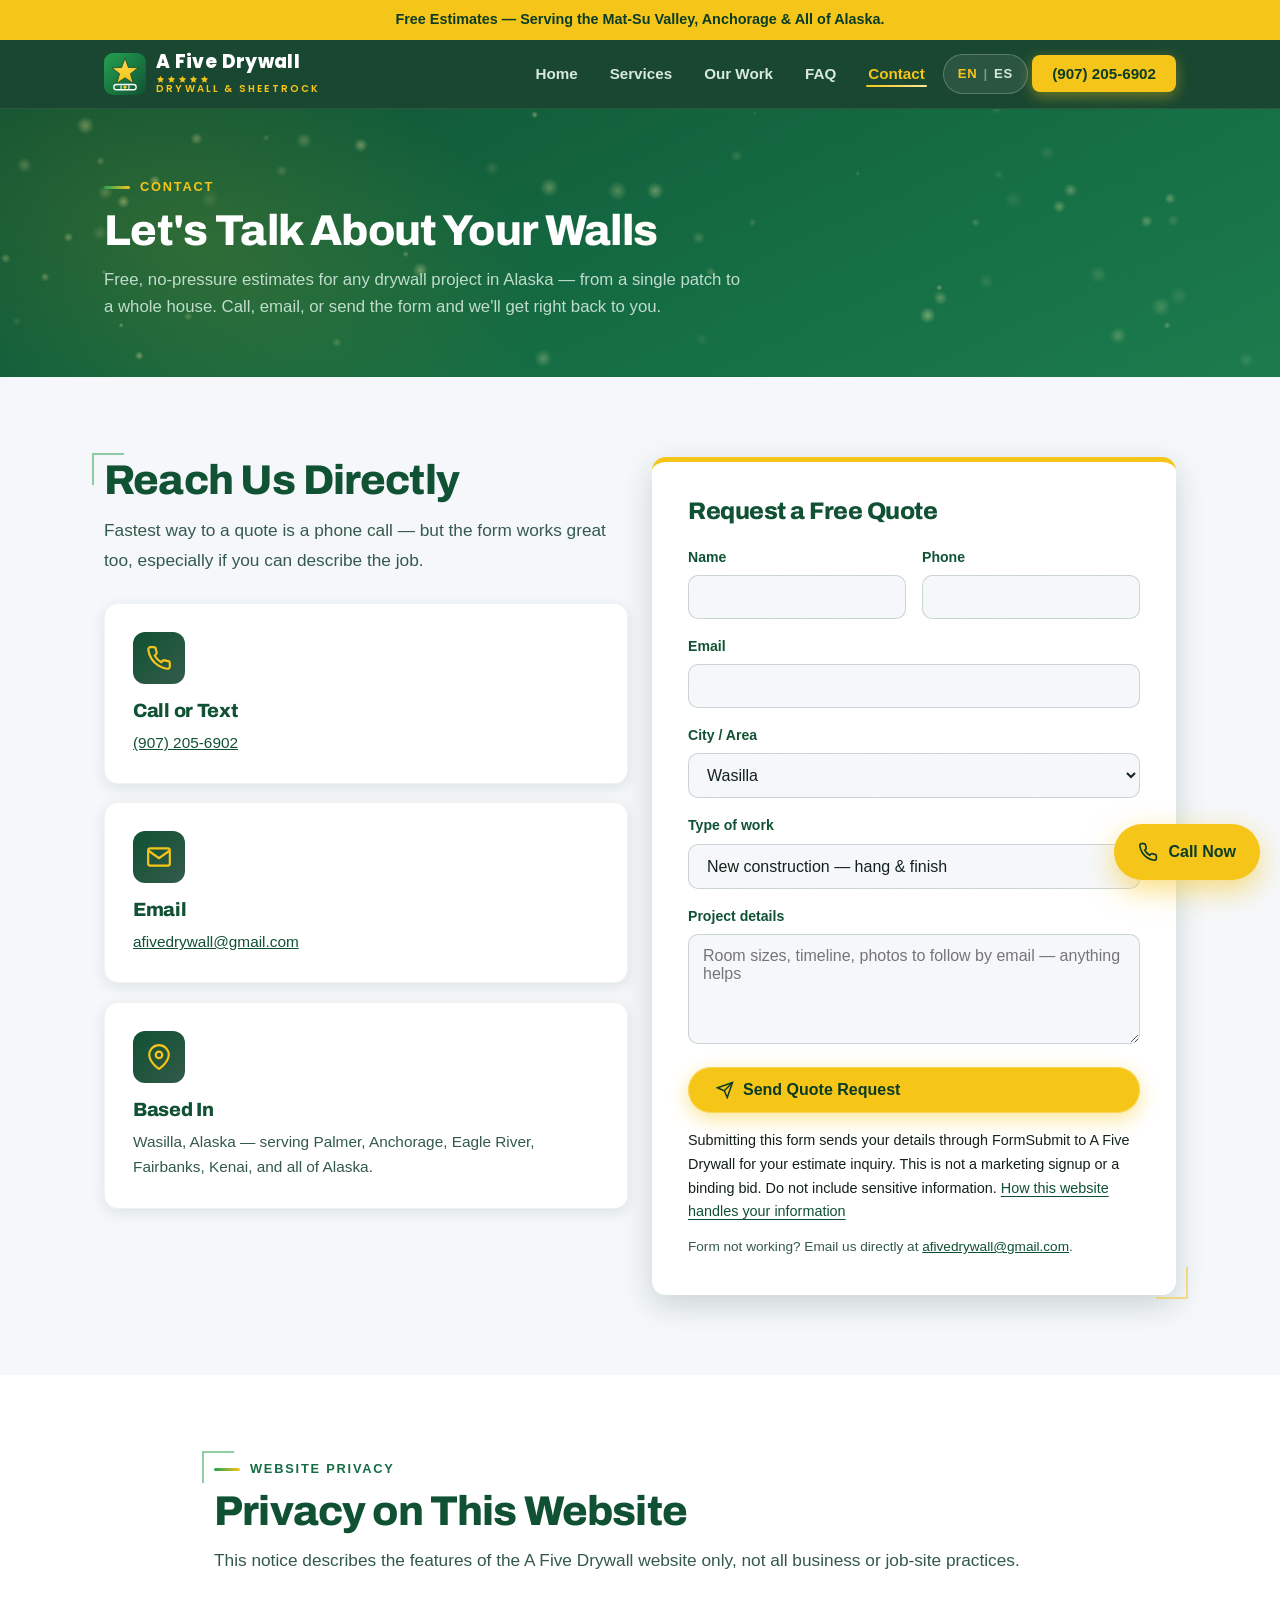
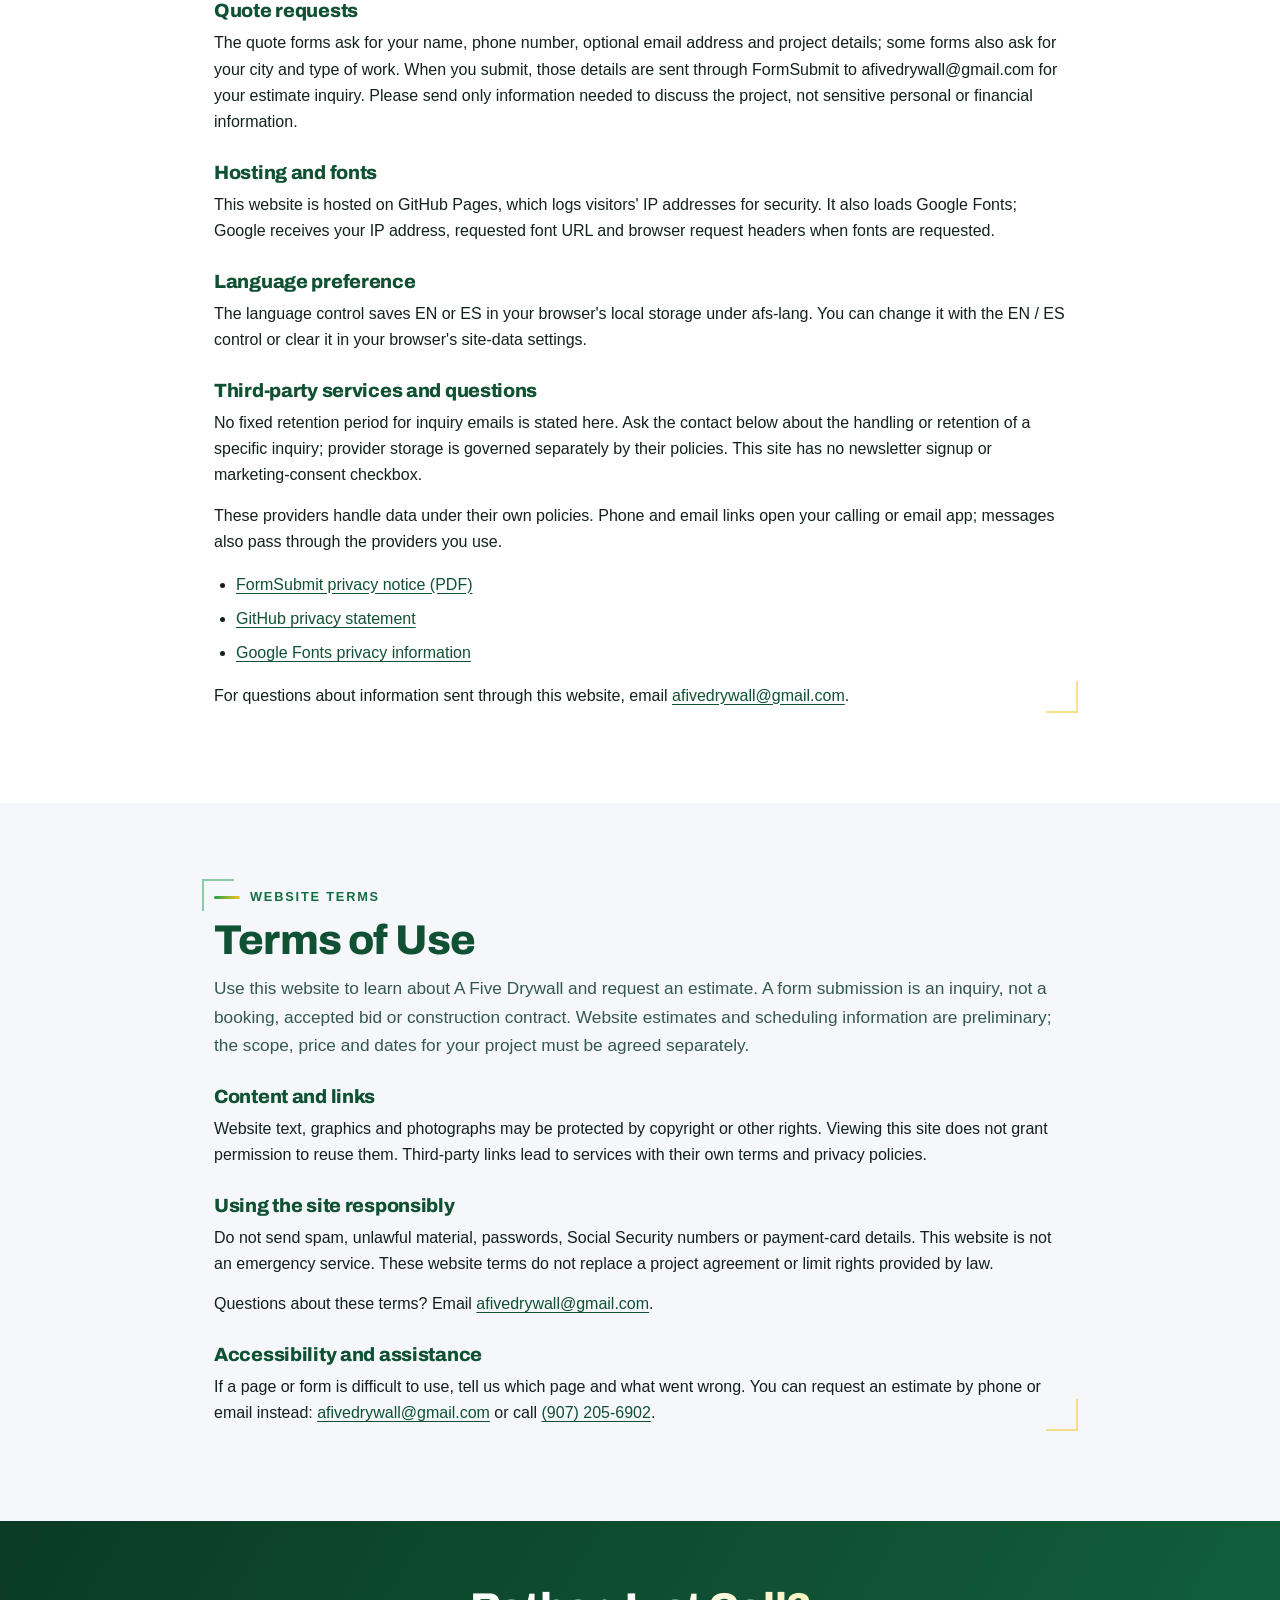
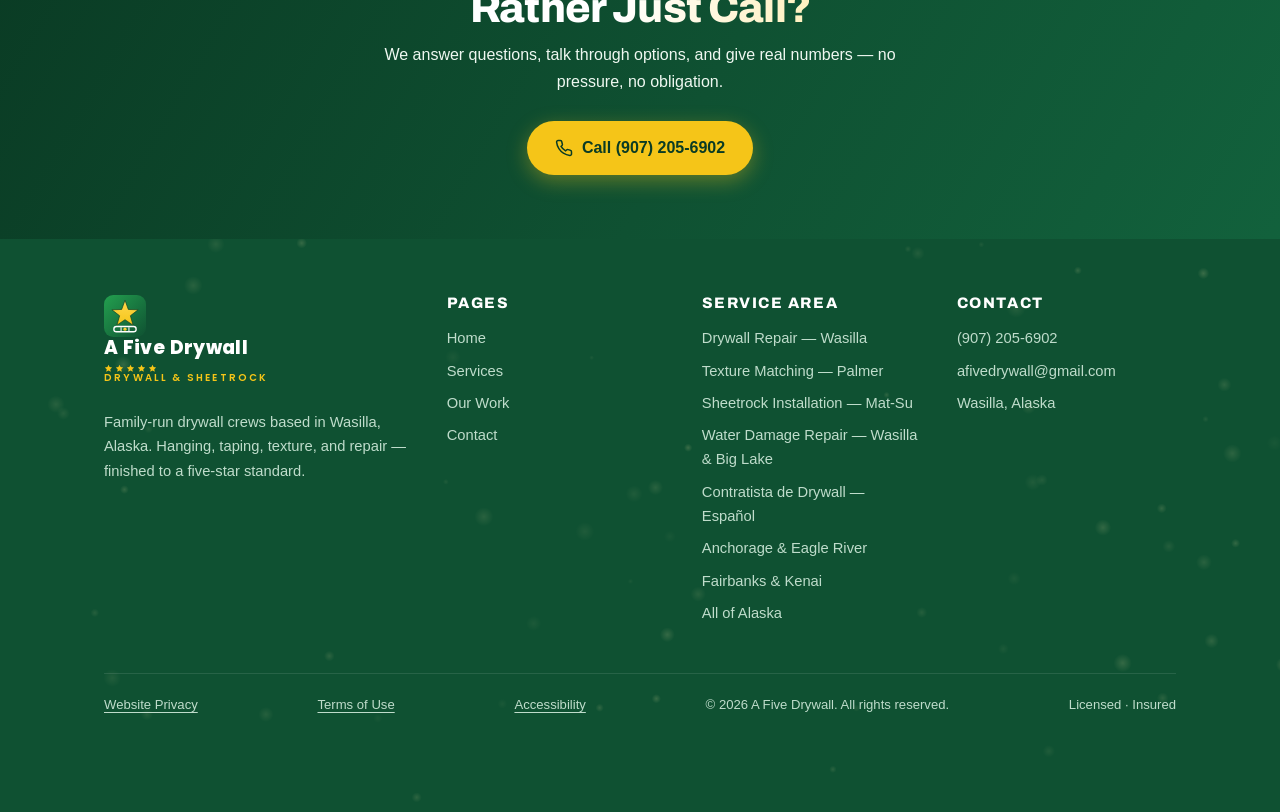
<file: contact.html>
<!DOCTYPE html>
<html lang="en">
<head>
<meta charset="UTF-8">
<meta name="viewport" content="width=device-width, initial-scale=1.0">
<title>Contact A Five Drywall | Free Drywall Estimates in Wasilla, Anchorage &amp; All Alaska</title>
<meta name="description" content="Get a free drywall estimate from A Five Drywall. Call (907) 205-6902 or send the quote form — serving Wasilla, Palmer, Anchorage, Eagle River, Fairbanks, Kenai, and all of Alaska.">
<link rel="canonical" href="https://mrjcarrazco.github.io/afivestar/contact.html">
<link rel="alternate" hreflang="en" href="https://mrjcarrazco.github.io/afivestar/contact.html">
<link rel="alternate" hreflang="es" href="https://mrjcarrazco.github.io/afivestar/contact.html?lang=es">
<link rel="alternate" hreflang="x-default" href="https://mrjcarrazco.github.io/afivestar/contact.html">
<meta property="og:type" content="website">
<meta property="og:title" content="Contact A Five Drywall — Free Drywall Estimates in Alaska">
<meta property="og:description" content="Call or send the quote form for a free, no-pressure drywall estimate anywhere in Alaska.">
<meta property="og:url" content="https://mrjcarrazco.github.io/afivestar/contact.html">
<meta property="og:image" content="https://mrjcarrazco.github.io/afivestar/assets/og-image.png">
<meta name="theme-color" content="#0f5132">
<link rel="icon" href="data:image/svg+xml,%3Csvg xmlns='http://www.w3.org/2000/svg' viewBox='0 0 64 64'%3E%3Cdefs%3E%3ClinearGradient id='g' x1='0' y1='0' x2='1' y2='1'%3E%3Cstop offset='0' stop-color='%2323A04F'/%3E%3Cstop offset='1' stop-color='%230F5132'/%3E%3C/linearGradient%3E%3C/defs%3E%3Crect width='64' height='64' rx='14' fill='url(%23g)'/%3E%3Cpolygon points='32.00,8.00 37.05,22.04 51.97,22.51 40.18,31.66 44.34,45.99 32.00,37.60 19.66,45.99 23.82,31.66 12.03,22.51 26.95,22.04' fill='%23F5C518' stroke='%230A3B24' stroke-width='1' stroke-linejoin='round'/%3E%3Crect x='15' y='48' width='34' height='8' rx='4' fill='none' stroke='white' stroke-width='2'/%3E%3Cline x1='26' y1='49' x2='26' y2='55' stroke='white' stroke-width='1.6'/%3E%3Cline x1='38' y1='49' x2='38' y2='55' stroke='white' stroke-width='1.6'/%3E%3Ccircle cx='32' cy='52' r='2.4' fill='%23F5C518'/%3E%3C/svg%3E">
<link rel="preconnect" href="https://fonts.googleapis.com">
<link rel="preconnect" href="https://fonts.gstatic.com" crossorigin>
<link href="https://fonts.googleapis.com/css2?family=Archivo:wght@700;800;900&family=Poppins:wght@700;800&display=swap" rel="stylesheet">
<script>document.documentElement.classList.add('js');</script>
<link rel="stylesheet" href="css/styles.css">
</head>
<body>

<div class="banner">Free Estimates — Serving the Mat-Su Valley, Anchorage &amp; All of Alaska.</div>

<header class="site-header">
  <nav class="nav container" aria-label="Main navigation">
    <a class="brand" href="index.html" aria-label="A Five Drywall home">
      <svg class="brand-mark" viewBox="0 0 64 64" aria-hidden="true"><defs><linearGradient id="afsgH" x1="0" y1="0" x2="1" y2="1"><stop offset="0" stop-color="#23A04F"/><stop offset="1" stop-color="#0F5132"/></linearGradient><linearGradient id="afsgHg" x1="0" y1="0" x2="0" y2="1"><stop offset="0" stop-color="#FFD84D"/><stop offset="1" stop-color="#F5C518"/></linearGradient></defs><rect width="64" height="64" rx="14" fill="url(#afsgH)"/><polygon points="32.00,8.00 37.05,22.04 51.97,22.51 40.18,31.66 44.34,45.99 32.00,37.60 19.66,45.99 23.82,31.66 12.03,22.51 26.95,22.04" fill="url(#afsgHg)" stroke="#0A3B24" stroke-width="1" stroke-linejoin="round"/><rect x="15" y="48" width="34" height="8" rx="4" fill="none" stroke="#ffffff" stroke-width="2"/><line x1="26" y1="49" x2="26" y2="55" stroke="#ffffff" stroke-width="1.6"/><line x1="38" y1="49" x2="38" y2="55" stroke="#ffffff" stroke-width="1.6"/><circle cx="32" cy="52" r="2.4" fill="url(#afsgHg)"/></svg>
      <span class="brand-name">A Five Drywall<span class="brand-stars" aria-hidden="true"><svg viewBox="0 0 24 24"><path d="M12 2l2.9 6.3 6.9.8-5.1 4.7 1.4 6.8-6.1-3.4-6.1 3.4 1.4-6.8L2.2 9.1l6.9-.8z" fill="currentColor"/></svg><svg viewBox="0 0 24 24"><path d="M12 2l2.9 6.3 6.9.8-5.1 4.7 1.4 6.8-6.1-3.4-6.1 3.4 1.4-6.8L2.2 9.1l6.9-.8z" fill="currentColor"/></svg><svg viewBox="0 0 24 24"><path d="M12 2l2.9 6.3 6.9.8-5.1 4.7 1.4 6.8-6.1-3.4-6.1 3.4 1.4-6.8L2.2 9.1l6.9-.8z" fill="currentColor"/></svg><svg viewBox="0 0 24 24"><path d="M12 2l2.9 6.3 6.9.8-5.1 4.7 1.4 6.8-6.1-3.4-6.1 3.4 1.4-6.8L2.2 9.1l6.9-.8z" fill="currentColor"/></svg><svg viewBox="0 0 24 24"><path d="M12 2l2.9 6.3 6.9.8-5.1 4.7 1.4 6.8-6.1-3.4-6.1 3.4 1.4-6.8L2.2 9.1l6.9-.8z" fill="currentColor"/></svg></span><small>Drywall &amp; Sheetrock</small></span>
    </a>
    <button class="nav-toggle" aria-label="Toggle menu" aria-expanded="false">
      <span></span><span></span><span></span>
    </button>
    <ul class="nav-links">
      <li><a href="index.html">Home</a></li>
      <li><a href="services.html">Services</a></li>
      <li><a href="gallery.html">Our Work</a></li>
      <li><a href="index.html#faq">FAQ</a></li>
      <li><a href="contact.html" class="active">Contact</a></li>
      <li><button class="lang-toggle" type="button" aria-pressed="false" aria-label="Switch language / Cambiar idioma"><span class="lang-en lang-active">EN</span><span class="lang-sep">|</span><span class="lang-es">ES</span></button></li>
      <li><a class="nav-cta" href="tel:+19072056902">(907) 205-6902</a></li>
    </ul>
  </nav>
</header>

<main>

<section class="page-hero">
  <div class="container">
    <span class="kicker">Contact</span>
    <h1>Let's Talk About Your Walls</h1>
    <p>Free, no-pressure estimates for any drywall project in Alaska — from a single patch to a whole house. Call, email, or send the form and we'll get right back to you.</p>
  </div>
</section>

<section class="section">
  <div class="container">
    <div class="grid-2" style="align-items:start;">

      <div>
        <h2>Reach Us Directly</h2>
        <p class="lead" style="margin-bottom:28px;">Fastest way to a quote is a phone call — but the form works great too, especially if you can describe the job.</p>

        <div class="card" style="margin-bottom:18px;">
          <div class="icon"><svg viewBox="0 0 24 24" fill="none" stroke="currentColor" stroke-width="2" aria-hidden="true"><path d="M22 16.92v3a2 2 0 0 1-2.18 2 19.79 19.79 0 0 1-8.63-3.07 19.5 19.5 0 0 1-6-6 19.79 19.79 0 0 1-3.07-8.67A2 2 0 0 1 4.11 2h3a2 2 0 0 1 2 1.72c.127.96.361 1.903.7 2.81a2 2 0 0 1-.45 2.11L8.09 9.91a16 16 0 0 0 6 6l1.27-1.27a2 2 0 0 1 2.11-.45c.907.339 1.85.573 2.81.7A2 2 0 0 1 22 16.92z"/></svg></div>
          <h3>Call or Text</h3>
          <p><a href="tel:+19072056902">(907) 205-6902</a></p>
        </div>

        <div class="card" style="margin-bottom:18px;">
          <div class="icon"><svg viewBox="0 0 24 24" fill="none" stroke="currentColor" stroke-width="2" aria-hidden="true"><path d="M4 4h16c1.1 0 2 .9 2 2v12c0 1.1-.9 2-2 2H4c-1.1 0-2-.9-2-2V6c0-1.1.9-2 2-2z"/><path d="M22 6l-10 7L2 6"/></svg></div>
          <h3>Email</h3>
          <p><a href="mailto:afivedrywall@gmail.com">afivedrywall@gmail.com</a></p>
        </div>

        <div class="card">
          <div class="icon"><svg viewBox="0 0 24 24" fill="none" stroke="currentColor" stroke-width="2" aria-hidden="true"><path d="M21 10c0 7-9 13-9 13s-9-6-9-13a9 9 0 0 1 18 0z"/><circle cx="12" cy="10" r="3"/></svg></div>
          <h3>Based In</h3>
          <p>Wasilla, Alaska — serving Palmer, Anchorage, Eagle River, Fairbanks, Kenai, and all of Alaska.</p>
        </div>
      </div>

      <form class="quote-panel" action="https://formsubmit.co/afivedrywall@gmail.com" method="POST">
        <h2>Request a Free Quote</h2>
        <input type="hidden" name="_subject" value="New estimate request — A Five Drywall website">
        <input type="hidden" name="_next" value="https://mrjcarrazco.github.io/afivestar/thanks.html">
        <input type="hidden" name="_captcha" value="true">
        <div class="form-grid">
          <label class="field">Name<input type="text" name="name" required autocomplete="name"></label>
          <label class="field">Phone<input type="tel" name="phone" required autocomplete="tel"></label>
          <label class="field full">Email<input type="email" name="email" autocomplete="email"></label>
          <label class="field full">City / Area
            <select name="city">
              <option>Wasilla</option><option>Palmer</option><option>Anchorage</option>
              <option>Eagle River</option><option>Fairbanks</option><option>Kenai</option>
              <option>Other (Alaska)</option>
            </select>
          </label>
          <label class="field full">Type of work
            <select name="work_type">
              <option>New construction — hang &amp; finish</option>
              <option>Remodel / addition</option>
              <option>Repair or patch</option>
              <option>Texture / texture matching</option>
              <option>Level 5 finish</option>
              <option>Not sure — need advice</option>
            </select>
          </label>
          <label class="field full">Project details<textarea name="message" placeholder="Room sizes, timeline, photos to follow by email — anything helps" required></textarea></label>
          <button class="btn btn-primary full" type="submit">
            <svg viewBox="0 0 24 24" fill="none" stroke="currentColor" stroke-width="2" aria-hidden="true"><line x1="22" y1="2" x2="11" y2="13"/><polygon points="22 2 15 22 11 13 2 9 22 2"/></svg>
            Send Quote Request
          </button>
        </div>
        <p class="privacy-form-note"><span>Submitting this form sends your details through FormSubmit to A Five Drywall for your estimate inquiry. This is not a marketing signup or a binding bid. Do not include sensitive information.</span> <a href="contact.html#privacy">How this website handles your information</a></p>
        <p class="form-note">Form not working? Email us directly at <a href="mailto:afivedrywall@gmail.com">afivedrywall@gmail.com</a>.</p>
      </form>

    </div>
  </div>
</section>

<section class="section section-alt privacy-notice" id="privacy" aria-labelledby="privacy-title" tabindex="-1">
  <div class="container privacy-copy">
    <span class="kicker">Website Privacy</span>
    <h2 id="privacy-title">Privacy on This Website</h2>
    <p>This notice describes the features of the A Five Drywall website only, not all business or job-site practices.</p>
    <h3>Quote requests</h3>
    <p>The quote forms ask for your name, phone number, optional email address and project details; some forms also ask for your city and type of work. When you submit, those details are sent through FormSubmit to afivedrywall@gmail.com for your estimate inquiry. Please send only information needed to discuss the project, not sensitive personal or financial information.</p>
    <h3>Hosting and fonts</h3>
    <p>This website is hosted on GitHub Pages, which logs visitors' IP addresses for security. It also loads Google Fonts; Google receives your IP address, requested font URL and browser request headers when fonts are requested.</p>
    <h3>Language preference</h3>
    <p>The language control saves EN or ES in your browser's local storage under afs-lang. You can change it with the EN / ES control or clear it in your browser's site-data settings.</p>
    <h3>Third-party services and questions</h3>
    <p>No fixed retention period for inquiry emails is stated here. Ask the contact below about the handling or retention of a specific inquiry; provider storage is governed separately by their policies. This site has no newsletter signup or marketing-consent checkbox.</p>
    <p>These providers handle data under their own policies. Phone and email links open your calling or email app; messages also pass through the providers you use.</p>
    <ul class="privacy-providers">
      <li><a href="https://formsubmit.co/privacy.pdf">FormSubmit privacy notice (PDF)</a></li>
      <li><a href="https://docs.github.com/en/site-policy/privacy-policies/github-general-privacy-statement">GitHub privacy statement</a></li>
      <li><a href="https://developers.google.com/fonts/faq/privacy?hl=en">Google Fonts privacy information</a></li>
    </ul>
    <p><span>For questions about information sent through this website, email</span> <a href="mailto:afivedrywall@gmail.com">afivedrywall@gmail.com</a>.</p>
  </div>
</section>

<section class="section privacy-notice" id="terms" aria-labelledby="terms-title" tabindex="-1">
  <div class="container privacy-copy">
    <span class="kicker">Website Terms</span>
    <h2 id="terms-title">Terms of Use</h2>
    <p>Use this website to learn about A Five Drywall and request an estimate. A form submission is an inquiry, not a booking, accepted bid or construction contract. Website estimates and scheduling information are preliminary; the scope, price and dates for your project must be agreed separately.</p>
    <h3>Content and links</h3>
    <p>Website text, graphics and photographs may be protected by copyright or other rights. Viewing this site does not grant permission to reuse them. Third-party links lead to services with their own terms and privacy policies.</p>
    <h3>Using the site responsibly</h3>
    <p>Do not send spam, unlawful material, passwords, Social Security numbers or payment-card details. This website is not an emergency service. These website terms do not replace a project agreement or limit rights provided by law.</p>
    <p><span>Questions about these terms? Email</span> <a href="mailto:afivedrywall@gmail.com">afivedrywall@gmail.com</a>.</p>
    <h3 id="accessibility">Accessibility and assistance</h3>
    <p><span>If a page or form is difficult to use, tell us which page and what went wrong. You can request an estimate by phone or email instead:</span> <a href="mailto:afivedrywall@gmail.com">afivedrywall@gmail.com</a> <span>or call</span> <a href="tel:+19072056902">(907) 205-6902</a>.</p>
  </div>
</section>

<section class="cta-band">
  <h2>Rather Just Call?</h2>
  <p>We answer questions, talk through options, and give real numbers — no pressure, no obligation.</p>
  <a class="btn btn-dark" href="tel:+19072056902">
    <svg viewBox="0 0 24 24" fill="none" stroke="currentColor" stroke-width="2" aria-hidden="true"><path d="M22 16.92v3a2 2 0 0 1-2.18 2 19.79 19.79 0 0 1-8.63-3.07 19.5 19.5 0 0 1-6-6 19.79 19.79 0 0 1-3.07-8.67A2 2 0 0 1 4.11 2h3a2 2 0 0 1 2 1.72c.127.96.361 1.903.7 2.81a2 2 0 0 1-.45 2.11L8.09 9.91a16 16 0 0 0 6 6l1.27-1.27a2 2 0 0 1 2.11-.45c.907.339 1.85.573 2.81.7A2 2 0 0 1 22 16.92z"/></svg>
    Call (907) 205-6902
  </a>
</section>

</main>

<footer class="site-footer">
  <div class="container">
    <div class="footer-grid">
      <div>
        <a class="brand" href="index.html" style="margin-bottom:14px;">
          <svg class="brand-mark" viewBox="0 0 64 64" aria-hidden="true"><defs><linearGradient id="afsgF" x1="0" y1="0" x2="1" y2="1"><stop offset="0" stop-color="#23A04F"/><stop offset="1" stop-color="#0F5132"/></linearGradient><linearGradient id="afsgFg" x1="0" y1="0" x2="0" y2="1"><stop offset="0" stop-color="#FFD84D"/><stop offset="1" stop-color="#F5C518"/></linearGradient></defs><rect width="64" height="64" rx="14" fill="url(#afsgF)"/><polygon points="32.00,8.00 37.05,22.04 51.97,22.51 40.18,31.66 44.34,45.99 32.00,37.60 19.66,45.99 23.82,31.66 12.03,22.51 26.95,22.04" fill="url(#afsgFg)" stroke="#0A3B24" stroke-width="1" stroke-linejoin="round"/><rect x="15" y="48" width="34" height="8" rx="4" fill="none" stroke="#ffffff" stroke-width="2"/><line x1="26" y1="49" x2="26" y2="55" stroke="#ffffff" stroke-width="1.6"/><line x1="38" y1="49" x2="38" y2="55" stroke="#ffffff" stroke-width="1.6"/><circle cx="32" cy="52" r="2.4" fill="url(#afsgFg)"/></svg>
          <span class="brand-name">A Five Drywall<span class="brand-stars" aria-hidden="true"><svg viewBox="0 0 24 24"><path d="M12 2l2.9 6.3 6.9.8-5.1 4.7 1.4 6.8-6.1-3.4-6.1 3.4 1.4-6.8L2.2 9.1l6.9-.8z" fill="currentColor"/></svg><svg viewBox="0 0 24 24"><path d="M12 2l2.9 6.3 6.9.8-5.1 4.7 1.4 6.8-6.1-3.4-6.1 3.4 1.4-6.8L2.2 9.1l6.9-.8z" fill="currentColor"/></svg><svg viewBox="0 0 24 24"><path d="M12 2l2.9 6.3 6.9.8-5.1 4.7 1.4 6.8-6.1-3.4-6.1 3.4 1.4-6.8L2.2 9.1l6.9-.8z" fill="currentColor"/></svg><svg viewBox="0 0 24 24"><path d="M12 2l2.9 6.3 6.9.8-5.1 4.7 1.4 6.8-6.1-3.4-6.1 3.4 1.4-6.8L2.2 9.1l6.9-.8z" fill="currentColor"/></svg><svg viewBox="0 0 24 24"><path d="M12 2l2.9 6.3 6.9.8-5.1 4.7 1.4 6.8-6.1-3.4-6.1 3.4 1.4-6.8L2.2 9.1l6.9-.8z" fill="currentColor"/></svg></span><small>Drywall &amp; Sheetrock</small></span>
        </a>
        <p style="margin-top:12px;">Family-run drywall crews based in Wasilla, Alaska. Hanging, taping, texture, and repair — finished to a five-star standard.</p>
      </div>
      <div>
        <h4>Pages</h4>
        <ul>
          <li><a href="index.html">Home</a></li>
          <li><a href="services.html">Services</a></li>
          <li><a href="gallery.html">Our Work</a></li>
          <li><a href="contact.html">Contact</a></li>
        </ul>
      </div>
      <div>
        <h4>Service Area</h4>
        <ul>
          <li><a href="drywall-repair-wasilla.html">Drywall Repair — Wasilla</a></li>
          <li><a href="texture-matching-palmer.html">Texture Matching — Palmer</a></li>
          <li><a href="sheetrock-installation-matsu.html">Sheetrock Installation — Mat-Su</a></li>
          <li><a href="water-damage-ceiling-repair-wasilla.html">Water Damage Repair — Wasilla &amp; Big Lake</a></li>
          <li><a href="contratista-drywall-wasilla-palmer.html">Contratista de Drywall — Español</a></li>
          <li>Anchorage &amp; Eagle River</li>
          <li>Fairbanks &amp; Kenai</li>
          <li>All of Alaska</li>
        </ul>
      </div>
      <div>
        <h4>Contact</h4>
        <ul>
          <li><a href="tel:+19072056902">(907) 205-6902</a></li>
          <li><a href="mailto:afivedrywall@gmail.com">afivedrywall@gmail.com</a></li>
          <li>Wasilla, Alaska</li>
        </ul>
      </div>
    </div>
    <div class="footer-bottom">
      <a class="privacy-link" href="contact.html#privacy">Website Privacy</a>
      <a class="privacy-link" href="contact.html#terms">Terms of Use</a>
      <a class="privacy-link" href="contact.html#accessibility">Accessibility</a>
      <span>&copy; 2026 A Five Drywall. All rights reserved.</span>
      <span>Licensed &middot; Insured</span>
    </div>
  </div>
</footer>

<a class="call-fab" href="tel:+19072056902" aria-label="Call A Five Drywall at (907) 205-6902">
  <svg viewBox="0 0 24 24" fill="none" stroke="currentColor" stroke-width="2" aria-hidden="true"><path d="M22 16.92v3a2 2 0 0 1-2.18 2 19.79 19.79 0 0 1-8.63-3.07 19.5 19.5 0 0 1-6-6 19.79 19.79 0 0 1-3.07-8.67A2 2 0 0 1 4.11 2h3a2 2 0 0 1 2 1.72c.127.96.361 1.903.7 2.81a2 2 0 0 1-.45 2.11L8.09 9.91a16 16 0 0 0 6 6l1.27-1.27a2 2 0 0 1 2.11-.45c.907.339 1.85.573 2.81.7A2 2 0 0 1 22 16.92z"/></svg>
  Call Now
</a>

<script>
(function(){function go(){var els=document.querySelectorAll('.reveal');for(var i=0;i<els.length;i++){els[i].className+=' in'}
var d=document.documentElement;if((' '+d.className+' ').indexOf(' mjs-ok ')===-1){if((' '+d.className+' ').indexOf(' anim-fallback ')===-1){d.className+=' anim-fallback'}
var wb=document.getElementById('wallbuilder');if(wb&&(' '+wb.className+' ').indexOf(' wb-live ')===-1&&(' '+wb.className+' ').indexOf(' wb-done ')===-1){wb.className+=' wb-done'}}}
if(window.addEventListener){window.addEventListener('load',function(){setTimeout(go,2000)});setTimeout(go,4000)}else{setTimeout(go,4000)}})();
</script>
<script src="js/main.js"></script>
<script src="js/i18n.js"></script>
</body>
</html>
</file>
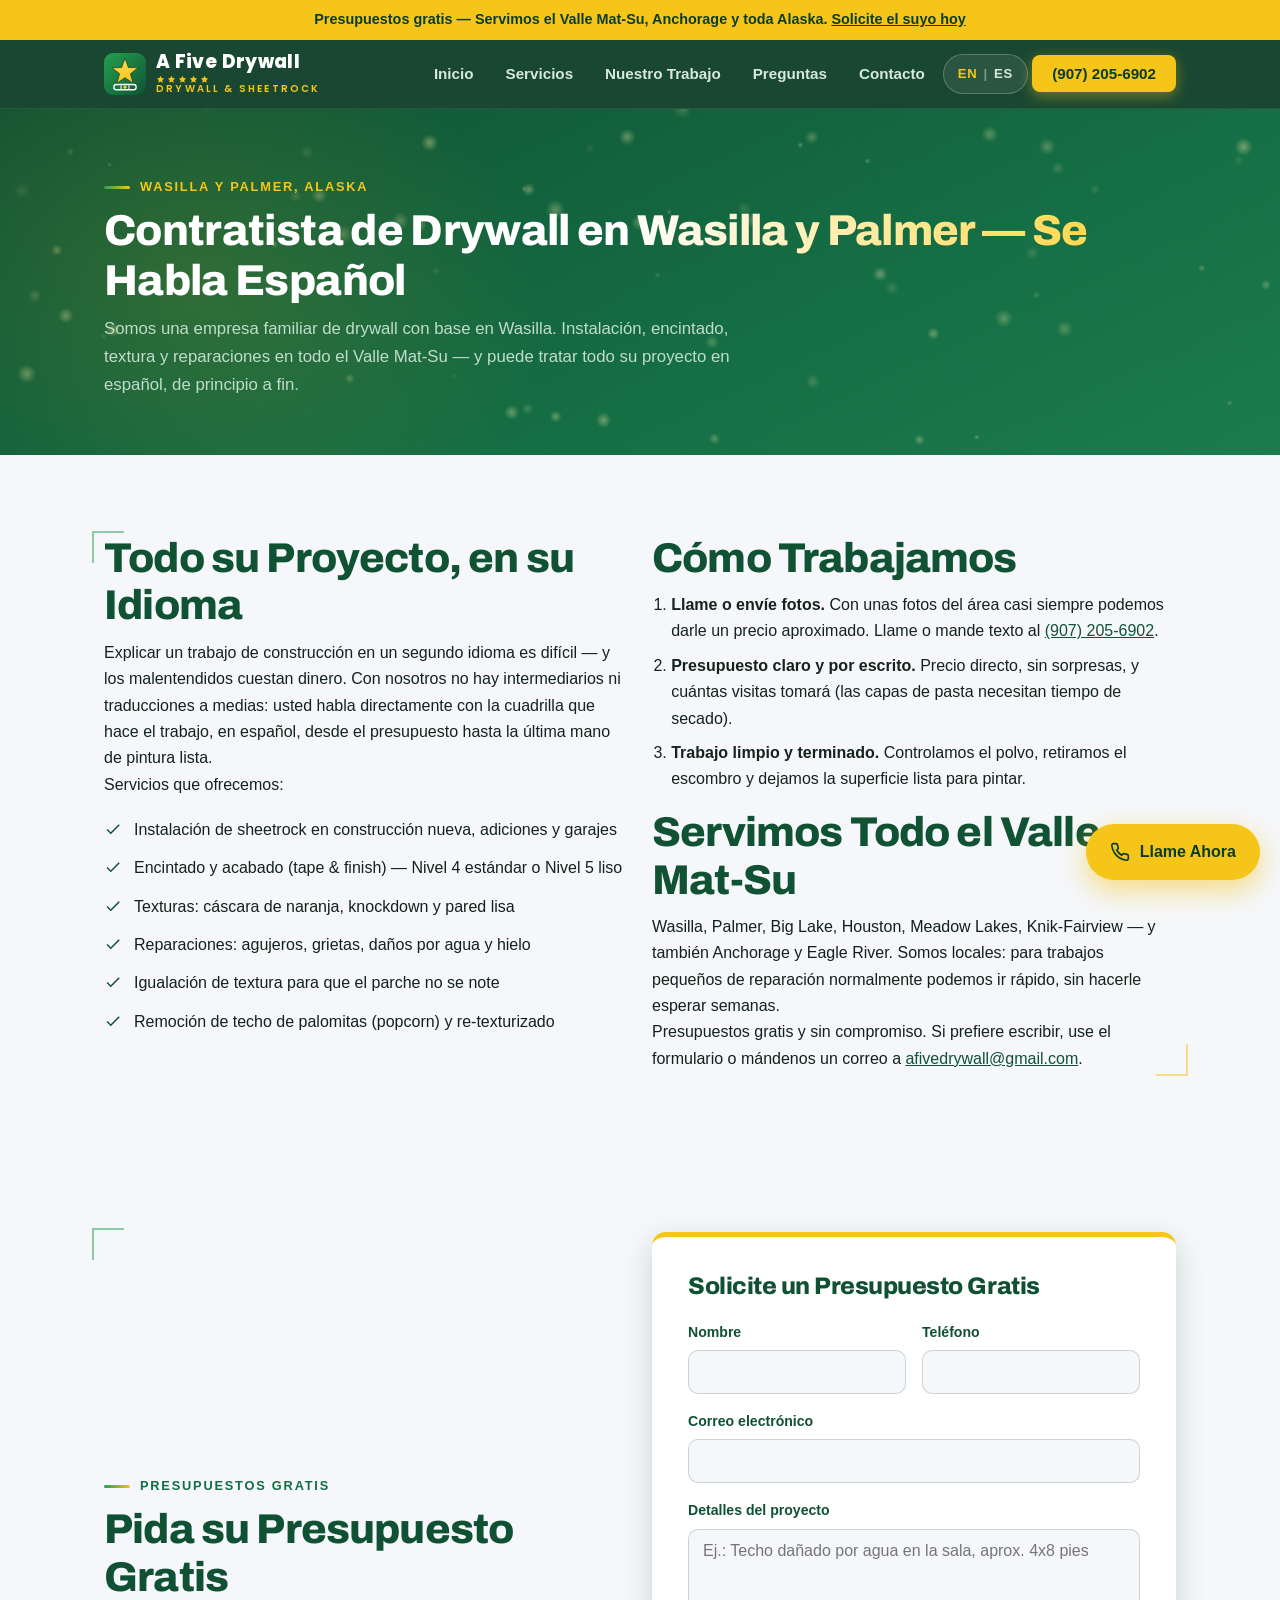
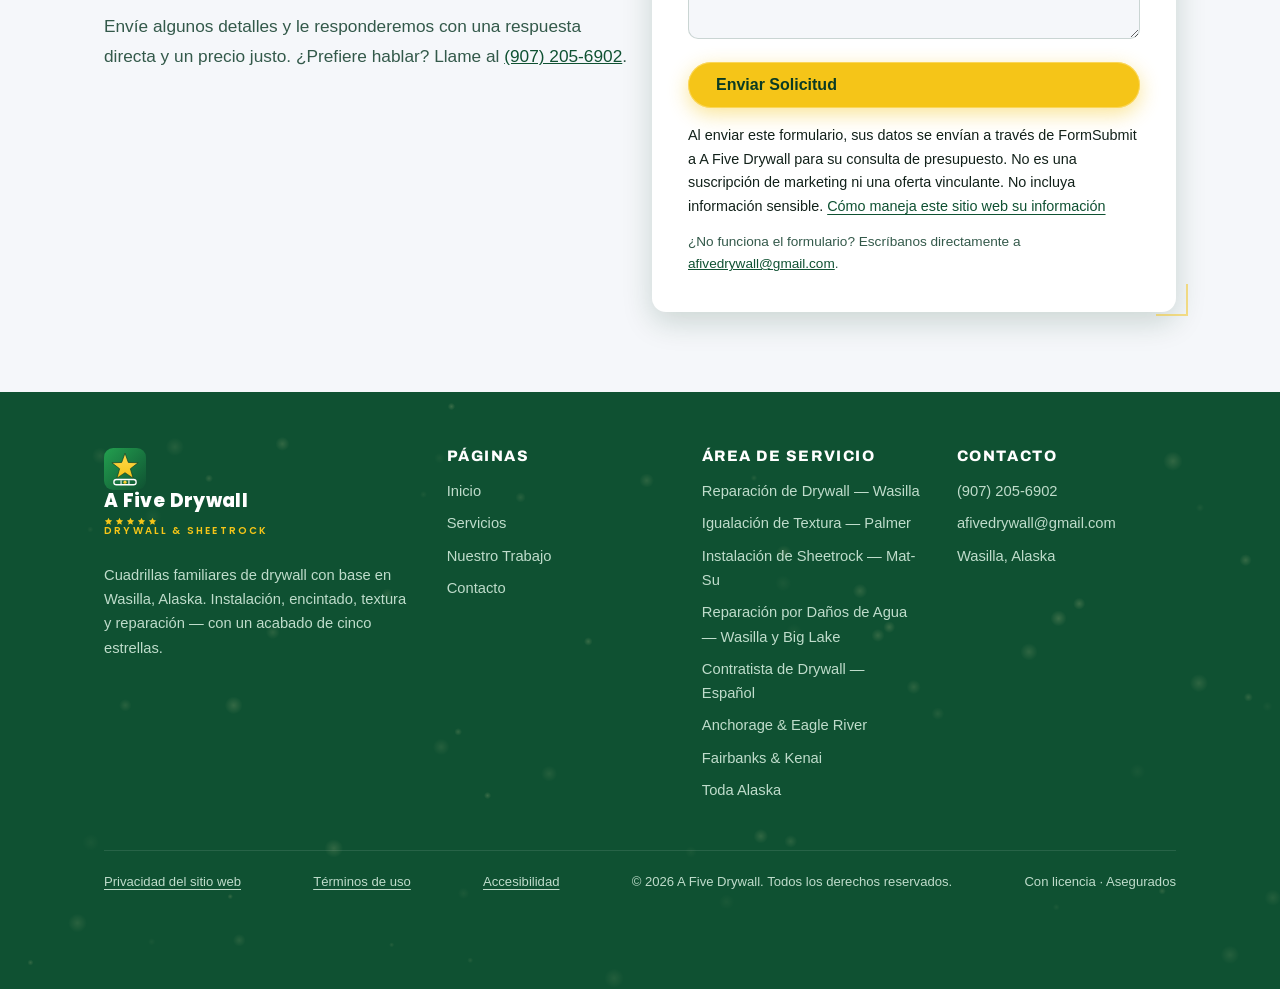
<file: contratista-drywall-wasilla-palmer.html>
<!DOCTYPE html>
<html lang="es">
<head>
<meta charset="UTF-8">
<meta name="viewport" content="width=device-width, initial-scale=1.0">
<title>Contratista de Drywall en Wasilla y Palmer, AK — Se Habla Español | A Five Drywall</title>
<meta name="description" content="Contratista de drywall en español en Wasilla, Palmer y el Valle Mat-Su, Alaska: instalación, encintado, textura y reparaciones. Empresa familiar. Presupuestos gratis — (907) 205-6902.">
<link rel="canonical" href="https://mrjcarrazco.github.io/afivestar/contratista-drywall-wasilla-palmer.html">
<link rel="alternate" hreflang="es" href="https://mrjcarrazco.github.io/afivestar/contratista-drywall-wasilla-palmer.html">
<meta property="og:type" content="website">
<meta property="og:title" content="Contratista de Drywall — Wasilla y Palmer, AK | Se Habla Español">
<meta property="og:description" content="Drywall en español en el Valle Mat-Su: instalación, textura y reparaciones. Empresa familiar de Wasilla. Presupuestos gratis.">
<meta property="og:url" content="https://mrjcarrazco.github.io/afivestar/contratista-drywall-wasilla-palmer.html">
<meta property="og:image" content="https://mrjcarrazco.github.io/afivestar/assets/og-image.png">
<meta name="theme-color" content="#0f5132">
<link rel="icon" href="data:image/svg+xml,%3Csvg xmlns='http://www.w3.org/2000/svg' viewBox='0 0 64 64'%3E%3Cdefs%3E%3ClinearGradient id='g' x1='0' y1='0' x2='1' y2='1'%3E%3Cstop offset='0' stop-color='%2323A04F'/%3E%3Cstop offset='1' stop-color='%230F5132'/%3E%3C/linearGradient%3E%3C/defs%3E%3Crect width='64' height='64' rx='14' fill='url(%23g)'/%3E%3Cpolygon points='32.00,8.00 37.05,22.04 51.97,22.51 40.18,31.66 44.34,45.99 32.00,37.60 19.66,45.99 23.82,31.66 12.03,22.51 26.95,22.04' fill='%23F5C518' stroke='%230A3B24' stroke-width='1' stroke-linejoin='round'/%3E%3Crect x='15' y='48' width='34' height='8' rx='4' fill='none' stroke='white' stroke-width='2'/%3E%3Cline x1='26' y1='49' x2='26' y2='55' stroke='white' stroke-width='1.6'/%3E%3Cline x1='38' y1='49' x2='38' y2='55' stroke='white' stroke-width='1.6'/%3E%3Ccircle cx='32' cy='52' r='2.4' fill='%23F5C518'/%3E%3C/svg%3E">
<link rel="preconnect" href="https://fonts.googleapis.com">
<link rel="preconnect" href="https://fonts.gstatic.com" crossorigin>
<link href="https://fonts.googleapis.com/css2?family=Archivo:wght@700;800;900&family=Poppins:wght@700;800&display=swap" rel="stylesheet">
<script>document.documentElement.classList.add('js');</script>
<link rel="stylesheet" href="css/styles.css">
<script type="application/ld+json">
{
  "@context": "https://schema.org",
  "@type": "Service",
  "serviceType": "Drywall Contractor (Servicio en Español)",
  "provider": {"@id": "https://mrjcarrazco.github.io/afivestar/#business"},
  "areaServed": {"@type": "AdministrativeArea", "name": "Matanuska-Susitna Borough, Alaska"},
  "availableLanguage": ["en", "es"],
  "url": "https://mrjcarrazco.github.io/afivestar/contratista-drywall-wasilla-palmer.html"
}
</script>
</head>
<body>

<div class="banner">Presupuestos gratis — Servimos el Valle Mat-Su, Anchorage y toda Alaska. <a href="contact.html">Solicite el suyo hoy</a></div>

<header class="site-header">
  <nav class="nav container" aria-label="Main navigation">
    <a class="brand" href="index.html" aria-label="A Five Drywall home">
      <svg class="brand-mark" viewBox="0 0 64 64" aria-hidden="true"><defs><linearGradient id="afsgH" x1="0" y1="0" x2="1" y2="1"><stop offset="0" stop-color="#23A04F"/><stop offset="1" stop-color="#0F5132"/></linearGradient><linearGradient id="afsgHg" x1="0" y1="0" x2="0" y2="1"><stop offset="0" stop-color="#FFD84D"/><stop offset="1" stop-color="#F5C518"/></linearGradient></defs><rect width="64" height="64" rx="14" fill="url(#afsgH)"/><polygon points="32.00,8.00 37.05,22.04 51.97,22.51 40.18,31.66 44.34,45.99 32.00,37.60 19.66,45.99 23.82,31.66 12.03,22.51 26.95,22.04" fill="url(#afsgHg)" stroke="#0A3B24" stroke-width="1" stroke-linejoin="round"/><rect x="15" y="48" width="34" height="8" rx="4" fill="none" stroke="#ffffff" stroke-width="2"/><line x1="26" y1="49" x2="26" y2="55" stroke="#ffffff" stroke-width="1.6"/><line x1="38" y1="49" x2="38" y2="55" stroke="#ffffff" stroke-width="1.6"/><circle cx="32" cy="52" r="2.4" fill="url(#afsgHg)"/></svg>
      <span class="brand-name">A Five Drywall<span class="brand-stars" aria-hidden="true"><svg viewBox="0 0 24 24"><path d="M12 2l2.9 6.3 6.9.8-5.1 4.7 1.4 6.8-6.1-3.4-6.1 3.4 1.4-6.8L2.2 9.1l6.9-.8z" fill="currentColor"/></svg><svg viewBox="0 0 24 24"><path d="M12 2l2.9 6.3 6.9.8-5.1 4.7 1.4 6.8-6.1-3.4-6.1 3.4 1.4-6.8L2.2 9.1l6.9-.8z" fill="currentColor"/></svg><svg viewBox="0 0 24 24"><path d="M12 2l2.9 6.3 6.9.8-5.1 4.7 1.4 6.8-6.1-3.4-6.1 3.4 1.4-6.8L2.2 9.1l6.9-.8z" fill="currentColor"/></svg><svg viewBox="0 0 24 24"><path d="M12 2l2.9 6.3 6.9.8-5.1 4.7 1.4 6.8-6.1-3.4-6.1 3.4 1.4-6.8L2.2 9.1l6.9-.8z" fill="currentColor"/></svg><svg viewBox="0 0 24 24"><path d="M12 2l2.9 6.3 6.9.8-5.1 4.7 1.4 6.8-6.1-3.4-6.1 3.4 1.4-6.8L2.2 9.1l6.9-.8z" fill="currentColor"/></svg></span><small>Drywall &amp; Sheetrock</small></span>
    </a>
    <button class="nav-toggle" aria-label="Toggle menu" aria-expanded="false">
      <span></span><span></span><span></span>
    </button>
    <ul class="nav-links">
      <li><a href="index.html">Inicio</a></li>
      <li><a href="services.html">Servicios</a></li>
      <li><a href="gallery.html">Nuestro Trabajo</a></li>
      <li><a href="index.html#faq">Preguntas</a></li>
      <li><a href="contact.html">Contacto</a></li>
      <li><button class="lang-toggle" type="button" aria-pressed="false" aria-label="Switch language / Cambiar idioma"><span class="lang-en lang-active">EN</span><span class="lang-sep">|</span><span class="lang-es">ES</span></button></li>
      <li><a class="nav-cta" href="tel:+19072056902">(907) 205-6902</a></li>
    </ul>
  </nav>
</header>

<main>

<section class="page-hero">
  <div class="container">
    <span class="kicker">Wasilla y Palmer, Alaska</span>
    <h1>Contratista de Drywall en Wasilla y Palmer — Se Habla Español</h1>
    <p>Somos una empresa familiar de drywall con base en Wasilla. Instalación, encintado, textura y reparaciones en todo el Valle Mat-Su — y puede tratar todo su proyecto en español, de principio a fin.</p>
  </div>
</section>

<section class="section">
  <div class="container">
    <div class="grid-2">
      <div>
        <h2>Todo su Proyecto, en su Idioma</h2>
        <p>Explicar un trabajo de construcción en un segundo idioma es difícil — y los malentendidos cuestan dinero. Con nosotros no hay intermediarios ni traducciones a medias: usted habla directamente con la cuadrilla que hace el trabajo, en español, desde el presupuesto hasta la última mano de pintura lista.</p>
        <p>Servicios que ofrecemos:</p>
        <ul class="checklist">
          <li>Instalación de sheetrock en construcción nueva, adiciones y garajes</li>
          <li>Encintado y acabado (tape &amp; finish) — Nivel 4 estándar o Nivel 5 liso</li>
          <li>Texturas: cáscara de naranja, knockdown y pared lisa</li>
          <li>Reparaciones: agujeros, grietas, daños por agua y hielo</li>
          <li>Igualación de textura para que el parche no se note</li>
          <li>Remoción de techo de palomitas (popcorn) y re-texturizado</li>
        </ul>
      </div>
      <div>
        <h2>Cómo Trabajamos</h2>
        <ol class="steps-list">
          <li><strong>Llame o envíe fotos.</strong> Con unas fotos del área casi siempre podemos darle un precio aproximado. Llame o mande texto al <a href="tel:+19072056902">(907) 205-6902</a>.</li>
          <li><strong>Presupuesto claro y por escrito.</strong> Precio directo, sin sorpresas, y cuántas visitas tomará (las capas de pasta necesitan tiempo de secado).</li>
          <li><strong>Trabajo limpio y terminado.</strong> Controlamos el polvo, retiramos el escombro y dejamos la superficie lista para pintar.</li>
        </ol>
        <h2>Servimos Todo el Valle Mat-Su</h2>
        <p>Wasilla, Palmer, Big Lake, Houston, Meadow Lakes, Knik-Fairview — y también Anchorage y Eagle River. Somos locales: para trabajos pequeños de reparación normalmente podemos ir rápido, sin hacerle esperar semanas.</p>
        <p>Presupuestos gratis y sin compromiso. Si prefiere escribir, use el formulario o mándenos un correo a <a href="mailto:afivedrywall@gmail.com">afivedrywall@gmail.com</a>.</p>
      </div>
    </div>
  </div>
</section>

<section class="section" id="quote">
  <div class="container">
    <div class="grid-2" style="align-items:center;">
      <div>
        <span class="kicker">Presupuestos Gratis</span>
        <h2>Pida su Presupuesto Gratis</h2>
        <p class="lead">Envíe algunos detalles y le responderemos con una respuesta directa y un precio justo. ¿Prefiere hablar? Llame al <a href="tel:+19072056902">(907) 205-6902</a>.</p>
      </div>
      <form class="quote-panel" action="https://formsubmit.co/afivedrywall@gmail.com" method="POST">
        <h2>Solicite un Presupuesto Gratis</h2>
        <input type="hidden" name="_subject" value="New estimate request — A Five Drywall website">
        <input type="hidden" name="_next" value="https://mrjcarrazco.github.io/afivestar/thanks.html">
        <input type="hidden" name="_captcha" value="false">
        <input type="hidden" name="_template" value="table">
        <div class="form-grid">
          <label class="field">Nombre<input type="text" name="name" required autocomplete="name"></label>
          <label class="field">Teléfono<input type="tel" name="phone" required autocomplete="tel"></label>
          <label class="field full">Correo electrónico<input type="email" name="email" autocomplete="email"></label>
          <label class="field full">Detalles del proyecto<textarea name="message" placeholder="Ej.: Techo dañado por agua en la sala, aprox. 4x8 pies" required></textarea></label>
          <button class="btn btn-primary full" type="submit">Enviar Solicitud</button>
        </div>
        <p class="privacy-form-note"><span>Al enviar este formulario, sus datos se envían a través de FormSubmit a A Five Drywall para su consulta de presupuesto. No es una suscripción de marketing ni una oferta vinculante. No incluya información sensible.</span> <a href="contact.html?lang=es#privacy">Cómo maneja este sitio web su información</a></p>
        <p class="form-note">¿No funciona el formulario? Escríbanos directamente a <a href="mailto:afivedrywall@gmail.com">afivedrywall@gmail.com</a>.</p>
      </form>
    </div>
  </div>
</section>

</main>

<footer class="site-footer">
  <div class="container">
    <div class="footer-grid">
      <div>
        <a class="brand" href="index.html" style="margin-bottom:14px;">
          <svg class="brand-mark" viewBox="0 0 64 64" aria-hidden="true"><defs><linearGradient id="afsgF" x1="0" y1="0" x2="1" y2="1"><stop offset="0" stop-color="#23A04F"/><stop offset="1" stop-color="#0F5132"/></linearGradient><linearGradient id="afsgFg" x1="0" y1="0" x2="0" y2="1"><stop offset="0" stop-color="#FFD84D"/><stop offset="1" stop-color="#F5C518"/></linearGradient></defs><rect width="64" height="64" rx="14" fill="url(#afsgF)"/><polygon points="32.00,8.00 37.05,22.04 51.97,22.51 40.18,31.66 44.34,45.99 32.00,37.60 19.66,45.99 23.82,31.66 12.03,22.51 26.95,22.04" fill="url(#afsgFg)" stroke="#0A3B24" stroke-width="1" stroke-linejoin="round"/><rect x="15" y="48" width="34" height="8" rx="4" fill="none" stroke="#ffffff" stroke-width="2"/><line x1="26" y1="49" x2="26" y2="55" stroke="#ffffff" stroke-width="1.6"/><line x1="38" y1="49" x2="38" y2="55" stroke="#ffffff" stroke-width="1.6"/><circle cx="32" cy="52" r="2.4" fill="url(#afsgFg)"/></svg>
          <span class="brand-name">A Five Drywall<span class="brand-stars" aria-hidden="true"><svg viewBox="0 0 24 24"><path d="M12 2l2.9 6.3 6.9.8-5.1 4.7 1.4 6.8-6.1-3.4-6.1 3.4 1.4-6.8L2.2 9.1l6.9-.8z" fill="currentColor"/></svg><svg viewBox="0 0 24 24"><path d="M12 2l2.9 6.3 6.9.8-5.1 4.7 1.4 6.8-6.1-3.4-6.1 3.4 1.4-6.8L2.2 9.1l6.9-.8z" fill="currentColor"/></svg><svg viewBox="0 0 24 24"><path d="M12 2l2.9 6.3 6.9.8-5.1 4.7 1.4 6.8-6.1-3.4-6.1 3.4 1.4-6.8L2.2 9.1l6.9-.8z" fill="currentColor"/></svg><svg viewBox="0 0 24 24"><path d="M12 2l2.9 6.3 6.9.8-5.1 4.7 1.4 6.8-6.1-3.4-6.1 3.4 1.4-6.8L2.2 9.1l6.9-.8z" fill="currentColor"/></svg><svg viewBox="0 0 24 24"><path d="M12 2l2.9 6.3 6.9.8-5.1 4.7 1.4 6.8-6.1-3.4-6.1 3.4 1.4-6.8L2.2 9.1l6.9-.8z" fill="currentColor"/></svg></span><small>Drywall &amp; Sheetrock</small></span>
        </a>
        <p style="margin-top:12px;">Cuadrillas familiares de drywall con base en Wasilla, Alaska. Instalación, encintado, textura y reparación — con un acabado de cinco estrellas.</p>
      </div>
      <div>
        <h4>Páginas</h4>
        <ul>
          <li><a href="index.html">Inicio</a></li>
          <li><a href="services.html">Servicios</a></li>
          <li><a href="gallery.html">Nuestro Trabajo</a></li>
          <li><a href="contact.html">Contacto</a></li>
        </ul>
      </div>
      <div>
        <h4>Área de Servicio</h4>
        <ul>
          <li><a href="drywall-repair-wasilla.html">Reparación de Drywall — Wasilla</a></li>
          <li><a href="texture-matching-palmer.html">Igualación de Textura — Palmer</a></li>
          <li><a href="sheetrock-installation-matsu.html">Instalación de Sheetrock — Mat-Su</a></li>
          <li><a href="water-damage-ceiling-repair-wasilla.html">Reparación por Daños de Agua — Wasilla y Big Lake</a></li>
          <li><a href="contratista-drywall-wasilla-palmer.html">Contratista de Drywall — Español</a></li>
          <li>Anchorage &amp; Eagle River</li>
          <li>Fairbanks &amp; Kenai</li>
          <li>Toda Alaska</li>
        </ul>
      </div>
      <div>
        <h4>Contacto</h4>
        <ul>
          <li><a href="tel:+19072056902">(907) 205-6902</a></li>
          <li><a href="mailto:afivedrywall@gmail.com">afivedrywall@gmail.com</a></li>
          <li>Wasilla, Alaska</li>
        </ul>
      </div>
    </div>
    <div class="footer-bottom">
      <a class="privacy-link" href="contact.html?lang=es#privacy">Privacidad del sitio web</a>
      <a class="privacy-link" href="contact.html?lang=es#terms">Términos de uso</a>
      <a class="privacy-link" href="contact.html?lang=es#accessibility">Accesibilidad</a>
      <span>&copy; 2026 A Five Drywall. Todos los derechos reservados.</span>
      <span>Con licencia &middot; Asegurados</span>
    </div>
  </div>
</footer>

<a class="call-fab" href="tel:+19072056902" aria-label="Call A Five Drywall at (907) 205-6902">
  <svg viewBox="0 0 24 24" fill="none" stroke="currentColor" stroke-width="2" aria-hidden="true"><path d="M22 16.92v3a2 2 0 0 1-2.18 2 19.79 19.79 0 0 1-8.63-3.07 19.5 19.5 0 0 1-6-6 19.79 19.79 0 0 1-3.07-8.67A2 2 0 0 1 4.11 2h3a2 2 0 0 1 2 1.72c.127.96.361 1.903.7 2.81a2 2 0 0 1-.45 2.11L8.09 9.91a16 16 0 0 0 6 6l1.27-1.27a2 2 0 0 1 2.11-.45c.907.339 1.85.573 2.81.7A2 2 0 0 1 22 16.92z"/></svg>
  Llame Ahora
</a>

<script>
(function(){function go(){var els=document.querySelectorAll('.reveal');for(var i=0;i<els.length;i++){els[i].className+=' in'}
var d=document.documentElement;if((' '+d.className+' ').indexOf(' mjs-ok ')===-1){if((' '+d.className+' ').indexOf(' anim-fallback ')===-1){d.className+=' anim-fallback'}
var wb=document.getElementById('wallbuilder');if(wb&&(' '+wb.className+' ').indexOf(' wb-live ')===-1&&(' '+wb.className+' ').indexOf(' wb-done ')===-1){wb.className+=' wb-done'}}}
if(window.addEventListener){window.addEventListener('load',function(){setTimeout(go,2000)});setTimeout(go,4000)}else{setTimeout(go,4000)}})();
</script>
<script src="js/main.js"></script>
<script src="js/i18n.js"></script>
</body>
</html>
</file>
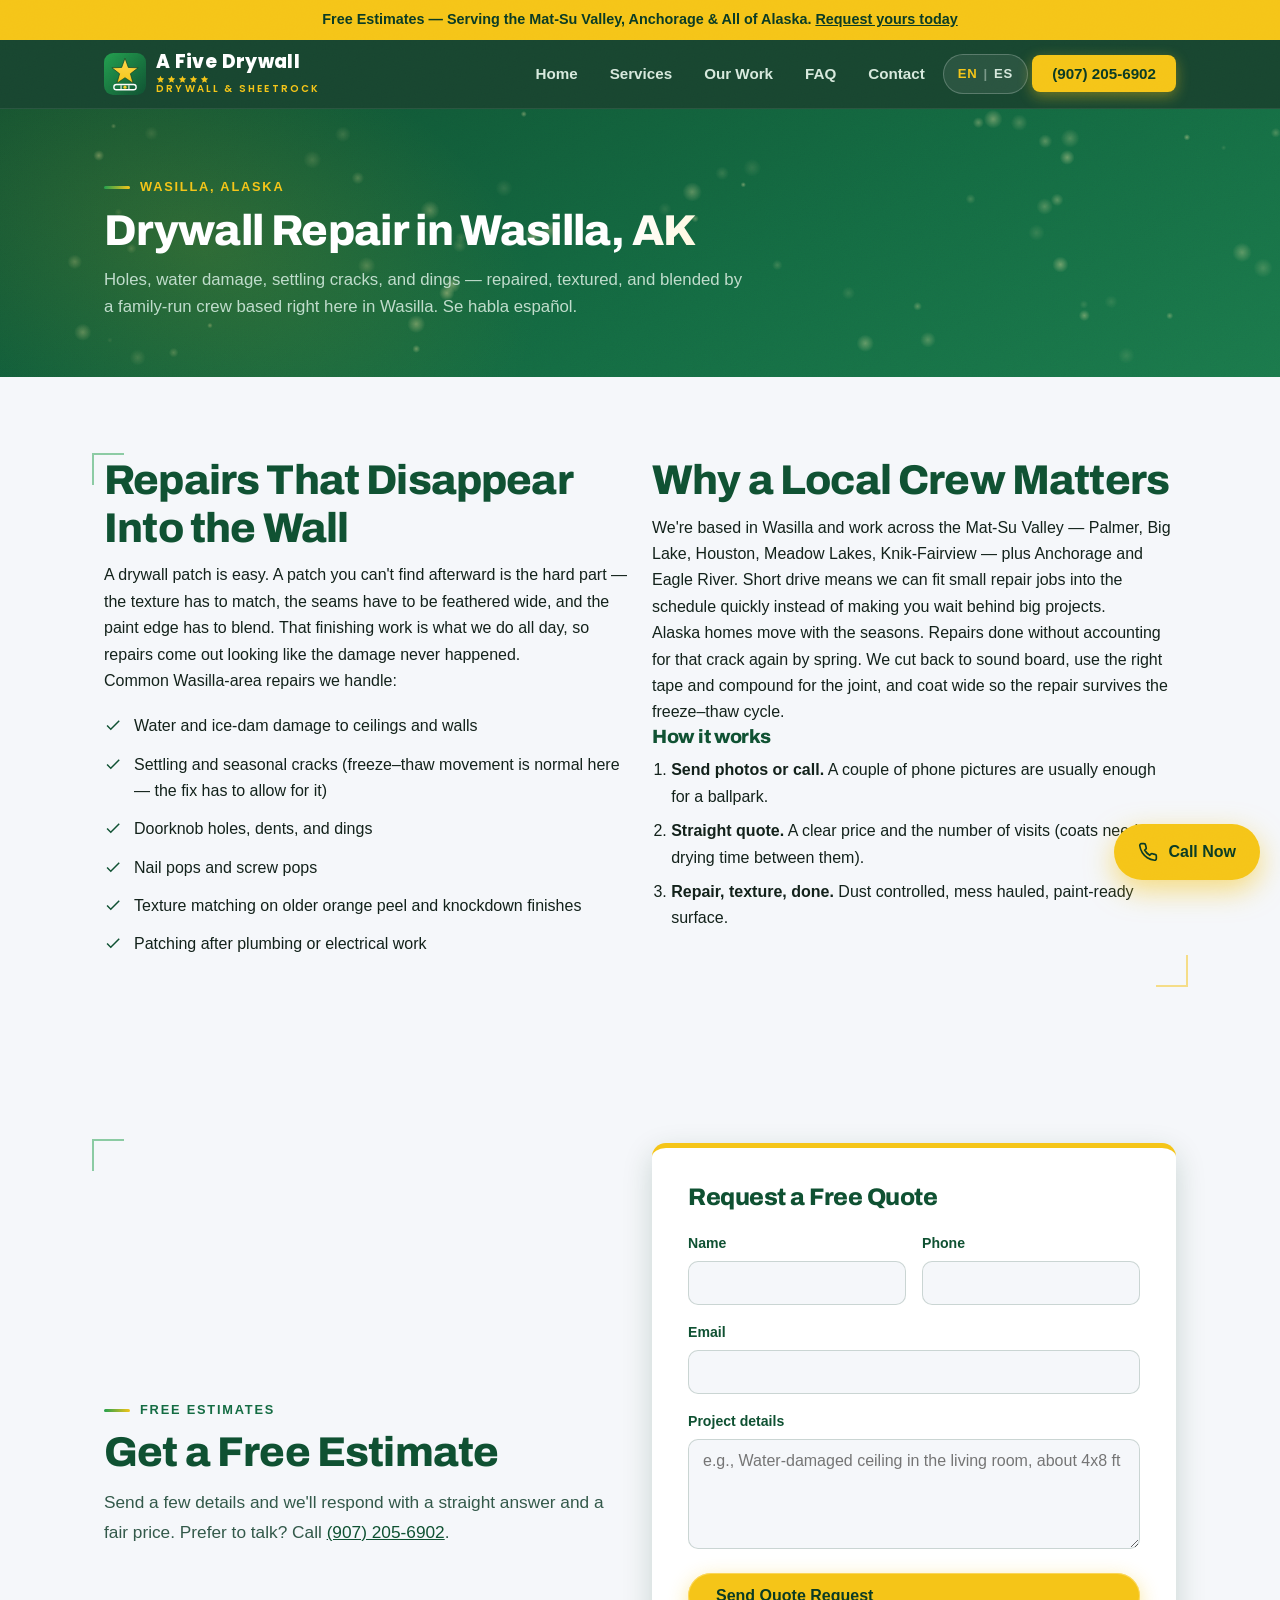
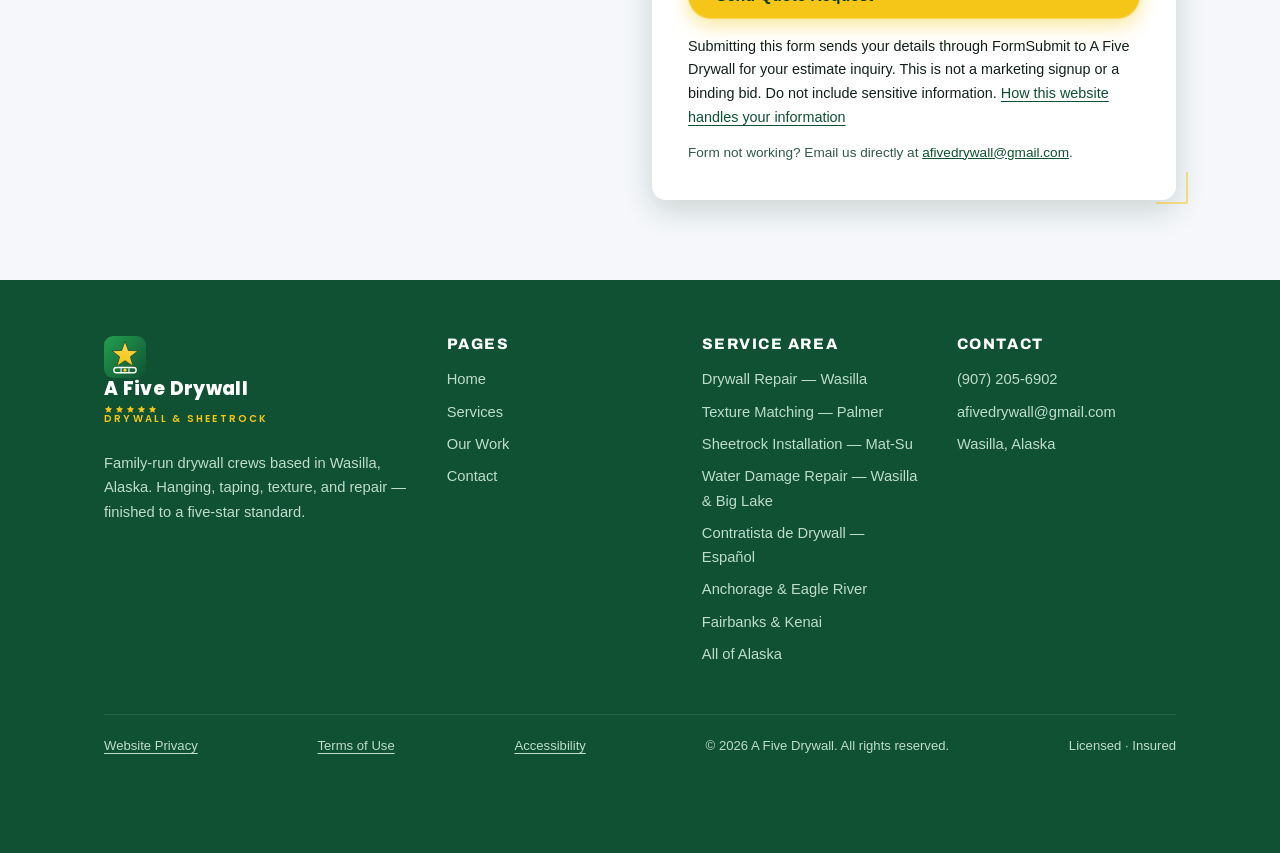
<file: drywall-repair-wasilla.html>
<!DOCTYPE html>
<html lang="en">
<head>
<meta charset="UTF-8">
<meta name="viewport" content="width=device-width, initial-scale=1.0">
<title>Drywall Repair in Wasilla, AK | Patches, Water Damage, Texture Blending — A Five Drywall</title>
<meta name="description" content="Drywall repair in Wasilla, Alaska: holes, water damage, settling cracks, and nail pops — patched, textured, and blended by a local family-run crew. Free estimates, call (907) 205-6902.">
<link rel="canonical" href="https://mrjcarrazco.github.io/afivestar/drywall-repair-wasilla.html">
<link rel="alternate" hreflang="en" href="https://mrjcarrazco.github.io/afivestar/drywall-repair-wasilla.html">
<link rel="alternate" hreflang="es" href="https://mrjcarrazco.github.io/afivestar/drywall-repair-wasilla.html?lang=es">
<link rel="alternate" hreflang="x-default" href="https://mrjcarrazco.github.io/afivestar/drywall-repair-wasilla.html">
<meta property="og:type" content="website">
<meta property="og:title" content="Drywall Repair in Wasilla, AK — A Five Drywall">
<meta property="og:description" content="Holes, water damage, and cracks repaired and blended so you can't find the patch. Wasilla-based crew, free estimates.">
<meta property="og:url" content="https://mrjcarrazco.github.io/afivestar/drywall-repair-wasilla.html">
<meta property="og:image" content="https://mrjcarrazco.github.io/afivestar/assets/og-image.png">
<meta name="theme-color" content="#0f5132">
<link rel="icon" href="data:image/svg+xml,%3Csvg xmlns='http://www.w3.org/2000/svg' viewBox='0 0 64 64'%3E%3Cdefs%3E%3ClinearGradient id='g' x1='0' y1='0' x2='1' y2='1'%3E%3Cstop offset='0' stop-color='%2323A04F'/%3E%3Cstop offset='1' stop-color='%230F5132'/%3E%3C/linearGradient%3E%3C/defs%3E%3Crect width='64' height='64' rx='14' fill='url(%23g)'/%3E%3Cpolygon points='32.00,8.00 37.05,22.04 51.97,22.51 40.18,31.66 44.34,45.99 32.00,37.60 19.66,45.99 23.82,31.66 12.03,22.51 26.95,22.04' fill='%23F5C518' stroke='%230A3B24' stroke-width='1' stroke-linejoin='round'/%3E%3Crect x='15' y='48' width='34' height='8' rx='4' fill='none' stroke='white' stroke-width='2'/%3E%3Cline x1='26' y1='49' x2='26' y2='55' stroke='white' stroke-width='1.6'/%3E%3Cline x1='38' y1='49' x2='38' y2='55' stroke='white' stroke-width='1.6'/%3E%3Ccircle cx='32' cy='52' r='2.4' fill='%23F5C518'/%3E%3C/svg%3E">
<link rel="preconnect" href="https://fonts.googleapis.com">
<link rel="preconnect" href="https://fonts.gstatic.com" crossorigin>
<link href="https://fonts.googleapis.com/css2?family=Archivo:wght@700;800;900&family=Poppins:wght@700;800&display=swap" rel="stylesheet">
<script>document.documentElement.classList.add('js');</script>
<link rel="stylesheet" href="css/styles.css">
<script type="application/ld+json">
{
  "@context": "https://schema.org",
  "@type": "Service",
  "serviceType": "Drywall Repair",
  "provider": {"@id": "https://mrjcarrazco.github.io/afivestar/#business"},
  "areaServed": {"@type": "City", "name": "Wasilla", "containedInPlace": {"@type": "AdministrativeArea", "name": "Matanuska-Susitna Borough, Alaska"}},
  "url": "https://mrjcarrazco.github.io/afivestar/drywall-repair-wasilla.html"
}
</script>
</head>
<body>

<div class="banner">Free Estimates — Serving the Mat-Su Valley, Anchorage &amp; All of Alaska. <a href="contact.html">Request yours today</a></div>

<header class="site-header">
  <nav class="nav container" aria-label="Main navigation">
    <a class="brand" href="index.html" aria-label="A Five Drywall home">
      <svg class="brand-mark" viewBox="0 0 64 64" aria-hidden="true"><defs><linearGradient id="afsgH" x1="0" y1="0" x2="1" y2="1"><stop offset="0" stop-color="#23A04F"/><stop offset="1" stop-color="#0F5132"/></linearGradient><linearGradient id="afsgHg" x1="0" y1="0" x2="0" y2="1"><stop offset="0" stop-color="#FFD84D"/><stop offset="1" stop-color="#F5C518"/></linearGradient></defs><rect width="64" height="64" rx="14" fill="url(#afsgH)"/><polygon points="32.00,8.00 37.05,22.04 51.97,22.51 40.18,31.66 44.34,45.99 32.00,37.60 19.66,45.99 23.82,31.66 12.03,22.51 26.95,22.04" fill="url(#afsgHg)" stroke="#0A3B24" stroke-width="1" stroke-linejoin="round"/><rect x="15" y="48" width="34" height="8" rx="4" fill="none" stroke="#ffffff" stroke-width="2"/><line x1="26" y1="49" x2="26" y2="55" stroke="#ffffff" stroke-width="1.6"/><line x1="38" y1="49" x2="38" y2="55" stroke="#ffffff" stroke-width="1.6"/><circle cx="32" cy="52" r="2.4" fill="url(#afsgHg)"/></svg>
      <span class="brand-name">A Five Drywall<span class="brand-stars" aria-hidden="true"><svg viewBox="0 0 24 24"><path d="M12 2l2.9 6.3 6.9.8-5.1 4.7 1.4 6.8-6.1-3.4-6.1 3.4 1.4-6.8L2.2 9.1l6.9-.8z" fill="currentColor"/></svg><svg viewBox="0 0 24 24"><path d="M12 2l2.9 6.3 6.9.8-5.1 4.7 1.4 6.8-6.1-3.4-6.1 3.4 1.4-6.8L2.2 9.1l6.9-.8z" fill="currentColor"/></svg><svg viewBox="0 0 24 24"><path d="M12 2l2.9 6.3 6.9.8-5.1 4.7 1.4 6.8-6.1-3.4-6.1 3.4 1.4-6.8L2.2 9.1l6.9-.8z" fill="currentColor"/></svg><svg viewBox="0 0 24 24"><path d="M12 2l2.9 6.3 6.9.8-5.1 4.7 1.4 6.8-6.1-3.4-6.1 3.4 1.4-6.8L2.2 9.1l6.9-.8z" fill="currentColor"/></svg><svg viewBox="0 0 24 24"><path d="M12 2l2.9 6.3 6.9.8-5.1 4.7 1.4 6.8-6.1-3.4-6.1 3.4 1.4-6.8L2.2 9.1l6.9-.8z" fill="currentColor"/></svg></span><small>Drywall &amp; Sheetrock</small></span>
    </a>
    <button class="nav-toggle" aria-label="Toggle menu" aria-expanded="false">
      <span></span><span></span><span></span>
    </button>
    <ul class="nav-links">
      <li><a href="index.html">Home</a></li>
      <li><a href="services.html">Services</a></li>
      <li><a href="gallery.html">Our Work</a></li>
      <li><a href="index.html#faq">FAQ</a></li>
      <li><a href="contact.html">Contact</a></li>
      <li><button class="lang-toggle" type="button" aria-pressed="false" aria-label="Switch language / Cambiar idioma"><span class="lang-en lang-active">EN</span><span class="lang-sep">|</span><span class="lang-es">ES</span></button></li>
      <li><a class="nav-cta" href="tel:+19072056902">(907) 205-6902</a></li>
    </ul>
  </nav>
</header>

<main>

<section class="page-hero">
  <div class="container">
    <span class="kicker">Wasilla, Alaska</span>
    <h1>Drywall Repair in Wasilla, AK</h1>
    <p>Holes, water damage, settling cracks, and dings — repaired, textured, and blended by a family-run crew based right here in Wasilla. Se habla español.</p>
  </div>
</section>

<section class="section">
  <div class="container">
    <div class="grid-2">
      <div>
        <h2>Repairs That Disappear Into the Wall</h2>
        <p>A drywall patch is easy. A patch you can't find afterward is the hard part — the texture has to match, the seams have to be feathered wide, and the paint edge has to blend. That finishing work is what we do all day, so repairs come out looking like the damage never happened.</p>
        <p>Common Wasilla-area repairs we handle:</p>
        <ul class="checklist">
          <li>Water and ice-dam damage to ceilings and walls</li>
          <li>Settling and seasonal cracks (freeze–thaw movement is normal here — the fix has to allow for it)</li>
          <li>Doorknob holes, dents, and dings</li>
          <li>Nail pops and screw pops</li>
          <li>Texture matching on older orange peel and knockdown finishes</li>
          <li>Patching after plumbing or electrical work</li>
        </ul>
      </div>
      <div>
        <h2>Why a Local Crew Matters</h2>
        <p>We're based in Wasilla and work across the Mat-Su Valley — Palmer, Big Lake, Houston, Meadow Lakes, Knik-Fairview — plus Anchorage and Eagle River. Short drive means we can fit small repair jobs into the schedule quickly instead of making you wait behind big projects.</p>
        <p>Alaska homes move with the seasons. Repairs done without accounting for that crack again by spring. We cut back to sound board, use the right tape and compound for the joint, and coat wide so the repair survives the freeze–thaw cycle.</p>
        <h3>How it works</h3>
        <ol class="steps-list">
          <li><strong>Send photos or call.</strong> A couple of phone pictures are usually enough for a ballpark.</li>
          <li><strong>Straight quote.</strong> A clear price and the number of visits (coats need drying time between them).</li>
          <li><strong>Repair, texture, done.</strong> Dust controlled, mess hauled, paint-ready surface.</li>
        </ol>
      </div>
    </div>
  </div>
</section>

<section class="section" id="quote">
  <div class="container">
    <div class="grid-2" style="align-items:center;">
      <div>
        <span class="kicker">Free Estimates</span>
        <h2>Get a Free Estimate</h2>
        <p class="lead">Send a few details and we'll respond with a straight answer and a fair price. Prefer to talk? Call <a href="tel:+19072056902">(907) 205-6902</a>.</p>
      </div>
      <form class="quote-panel" action="https://formsubmit.co/afivedrywall@gmail.com" method="POST">
        <h2>Request a Free Quote</h2>
        <input type="hidden" name="_subject" value="New estimate request — A Five Drywall website">
        <input type="hidden" name="_next" value="https://mrjcarrazco.github.io/afivestar/thanks.html">
        <input type="hidden" name="_captcha" value="false">
        <input type="hidden" name="_template" value="table">
        <div class="form-grid">
          <label class="field">Name<input type="text" name="name" required autocomplete="name"></label>
          <label class="field">Phone<input type="tel" name="phone" required autocomplete="tel"></label>
          <label class="field full">Email<input type="email" name="email" autocomplete="email"></label>
          <label class="field full">Project details<textarea name="message" placeholder="e.g., Water-damaged ceiling in the living room, about 4x8 ft" required></textarea></label>
          <button class="btn btn-primary full" type="submit">Send Quote Request</button>
        </div>
        <p class="privacy-form-note"><span>Submitting this form sends your details through FormSubmit to A Five Drywall for your estimate inquiry. This is not a marketing signup or a binding bid. Do not include sensitive information.</span> <a href="contact.html#privacy">How this website handles your information</a></p>
        <p class="form-note">Form not working? Email us directly at <a href="mailto:afivedrywall@gmail.com">afivedrywall@gmail.com</a>.</p>
      </form>
    </div>
  </div>
</section>

</main>

<footer class="site-footer">
  <div class="container">
    <div class="footer-grid">
      <div>
        <a class="brand" href="index.html" style="margin-bottom:14px;">
          <svg class="brand-mark" viewBox="0 0 64 64" aria-hidden="true"><defs><linearGradient id="afsgF" x1="0" y1="0" x2="1" y2="1"><stop offset="0" stop-color="#23A04F"/><stop offset="1" stop-color="#0F5132"/></linearGradient><linearGradient id="afsgFg" x1="0" y1="0" x2="0" y2="1"><stop offset="0" stop-color="#FFD84D"/><stop offset="1" stop-color="#F5C518"/></linearGradient></defs><rect width="64" height="64" rx="14" fill="url(#afsgF)"/><polygon points="32.00,8.00 37.05,22.04 51.97,22.51 40.18,31.66 44.34,45.99 32.00,37.60 19.66,45.99 23.82,31.66 12.03,22.51 26.95,22.04" fill="url(#afsgFg)" stroke="#0A3B24" stroke-width="1" stroke-linejoin="round"/><rect x="15" y="48" width="34" height="8" rx="4" fill="none" stroke="#ffffff" stroke-width="2"/><line x1="26" y1="49" x2="26" y2="55" stroke="#ffffff" stroke-width="1.6"/><line x1="38" y1="49" x2="38" y2="55" stroke="#ffffff" stroke-width="1.6"/><circle cx="32" cy="52" r="2.4" fill="url(#afsgFg)"/></svg>
          <span class="brand-name">A Five Drywall<span class="brand-stars" aria-hidden="true"><svg viewBox="0 0 24 24"><path d="M12 2l2.9 6.3 6.9.8-5.1 4.7 1.4 6.8-6.1-3.4-6.1 3.4 1.4-6.8L2.2 9.1l6.9-.8z" fill="currentColor"/></svg><svg viewBox="0 0 24 24"><path d="M12 2l2.9 6.3 6.9.8-5.1 4.7 1.4 6.8-6.1-3.4-6.1 3.4 1.4-6.8L2.2 9.1l6.9-.8z" fill="currentColor"/></svg><svg viewBox="0 0 24 24"><path d="M12 2l2.9 6.3 6.9.8-5.1 4.7 1.4 6.8-6.1-3.4-6.1 3.4 1.4-6.8L2.2 9.1l6.9-.8z" fill="currentColor"/></svg><svg viewBox="0 0 24 24"><path d="M12 2l2.9 6.3 6.9.8-5.1 4.7 1.4 6.8-6.1-3.4-6.1 3.4 1.4-6.8L2.2 9.1l6.9-.8z" fill="currentColor"/></svg><svg viewBox="0 0 24 24"><path d="M12 2l2.9 6.3 6.9.8-5.1 4.7 1.4 6.8-6.1-3.4-6.1 3.4 1.4-6.8L2.2 9.1l6.9-.8z" fill="currentColor"/></svg></span><small>Drywall &amp; Sheetrock</small></span>
        </a>
        <p style="margin-top:12px;">Family-run drywall crews based in Wasilla, Alaska. Hanging, taping, texture, and repair — finished to a five-star standard.</p>
      </div>
      <div>
        <h4>Pages</h4>
        <ul>
          <li><a href="index.html">Home</a></li>
          <li><a href="services.html">Services</a></li>
          <li><a href="gallery.html">Our Work</a></li>
          <li><a href="contact.html">Contact</a></li>
        </ul>
      </div>
      <div>
        <h4>Service Area</h4>
        <ul>
          <li><a href="drywall-repair-wasilla.html">Drywall Repair — Wasilla</a></li>
          <li><a href="texture-matching-palmer.html">Texture Matching — Palmer</a></li>
          <li><a href="sheetrock-installation-matsu.html">Sheetrock Installation — Mat-Su</a></li>
          <li><a href="water-damage-ceiling-repair-wasilla.html">Water Damage Repair — Wasilla &amp; Big Lake</a></li>
          <li><a href="contratista-drywall-wasilla-palmer.html">Contratista de Drywall — Español</a></li>
          <li>Anchorage &amp; Eagle River</li>
          <li>Fairbanks &amp; Kenai</li>
          <li>All of Alaska</li>
        </ul>
      </div>
      <div>
        <h4>Contact</h4>
        <ul>
          <li><a href="tel:+19072056902">(907) 205-6902</a></li>
          <li><a href="mailto:afivedrywall@gmail.com">afivedrywall@gmail.com</a></li>
          <li>Wasilla, Alaska</li>
        </ul>
      </div>
    </div>
    <div class="footer-bottom">
      <a class="privacy-link" href="contact.html#privacy">Website Privacy</a>
      <a class="privacy-link" href="contact.html#terms">Terms of Use</a>
      <a class="privacy-link" href="contact.html#accessibility">Accessibility</a>
      <span>&copy; 2026 A Five Drywall. All rights reserved.</span>
      <span>Licensed &middot; Insured</span>
    </div>
  </div>
</footer>

<a class="call-fab" href="tel:+19072056902" aria-label="Call A Five Drywall at (907) 205-6902">
  <svg viewBox="0 0 24 24" fill="none" stroke="currentColor" stroke-width="2" aria-hidden="true"><path d="M22 16.92v3a2 2 0 0 1-2.18 2 19.79 19.79 0 0 1-8.63-3.07 19.5 19.5 0 0 1-6-6 19.79 19.79 0 0 1-3.07-8.67A2 2 0 0 1 4.11 2h3a2 2 0 0 1 2 1.72c.127.96.361 1.903.7 2.81a2 2 0 0 1-.45 2.11L8.09 9.91a16 16 0 0 0 6 6l1.27-1.27a2 2 0 0 1 2.11-.45c.907.339 1.85.573 2.81.7A2 2 0 0 1 22 16.92z"/></svg>
  Call Now
</a>

<script>
(function(){function go(){var els=document.querySelectorAll('.reveal');for(var i=0;i<els.length;i++){els[i].className+=' in'}
var d=document.documentElement;if((' '+d.className+' ').indexOf(' mjs-ok ')===-1){if((' '+d.className+' ').indexOf(' anim-fallback ')===-1){d.className+=' anim-fallback'}
var wb=document.getElementById('wallbuilder');if(wb&&(' '+wb.className+' ').indexOf(' wb-live ')===-1&&(' '+wb.className+' ').indexOf(' wb-done ')===-1){wb.className+=' wb-done'}}}
if(window.addEventListener){window.addEventListener('load',function(){setTimeout(go,2000)});setTimeout(go,4000)}else{setTimeout(go,4000)}})();
</script>
<script src="js/main.js"></script>
<script src="js/i18n.js"></script>
</body>
</html>
</file>
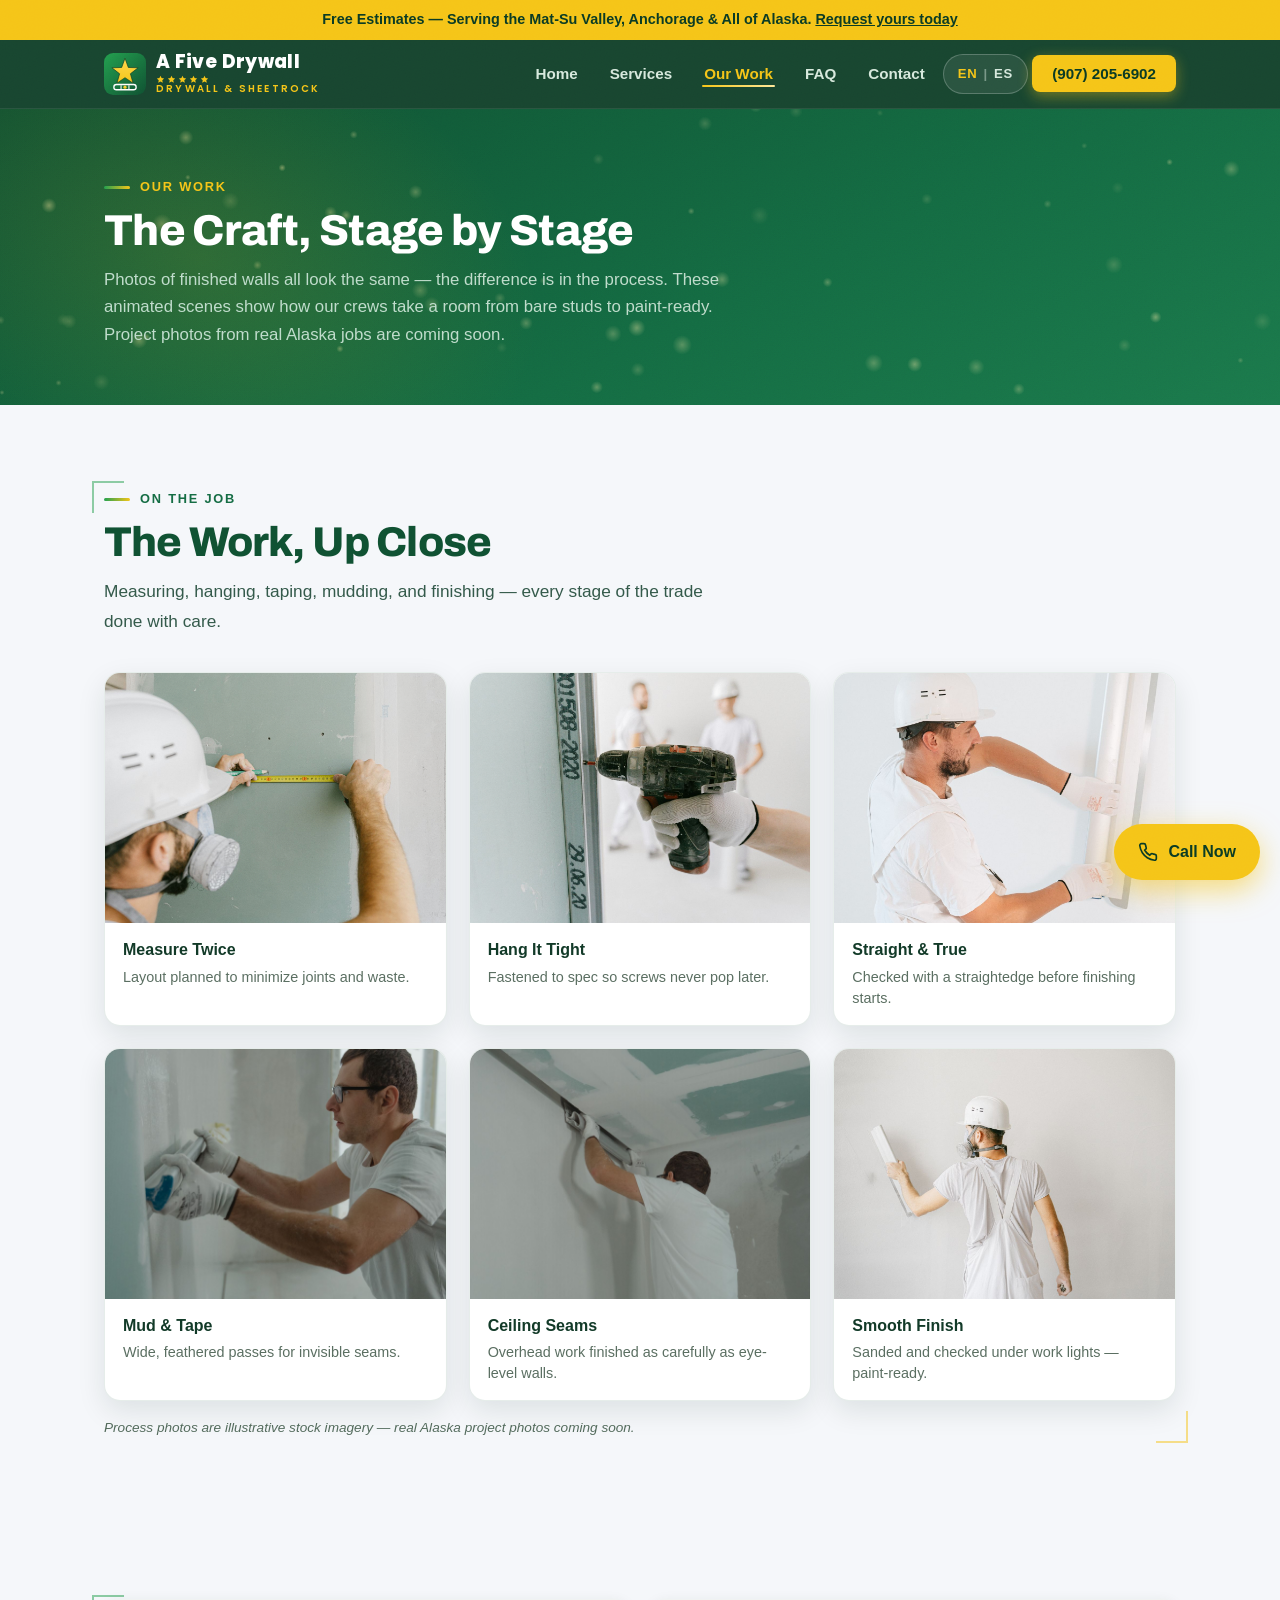
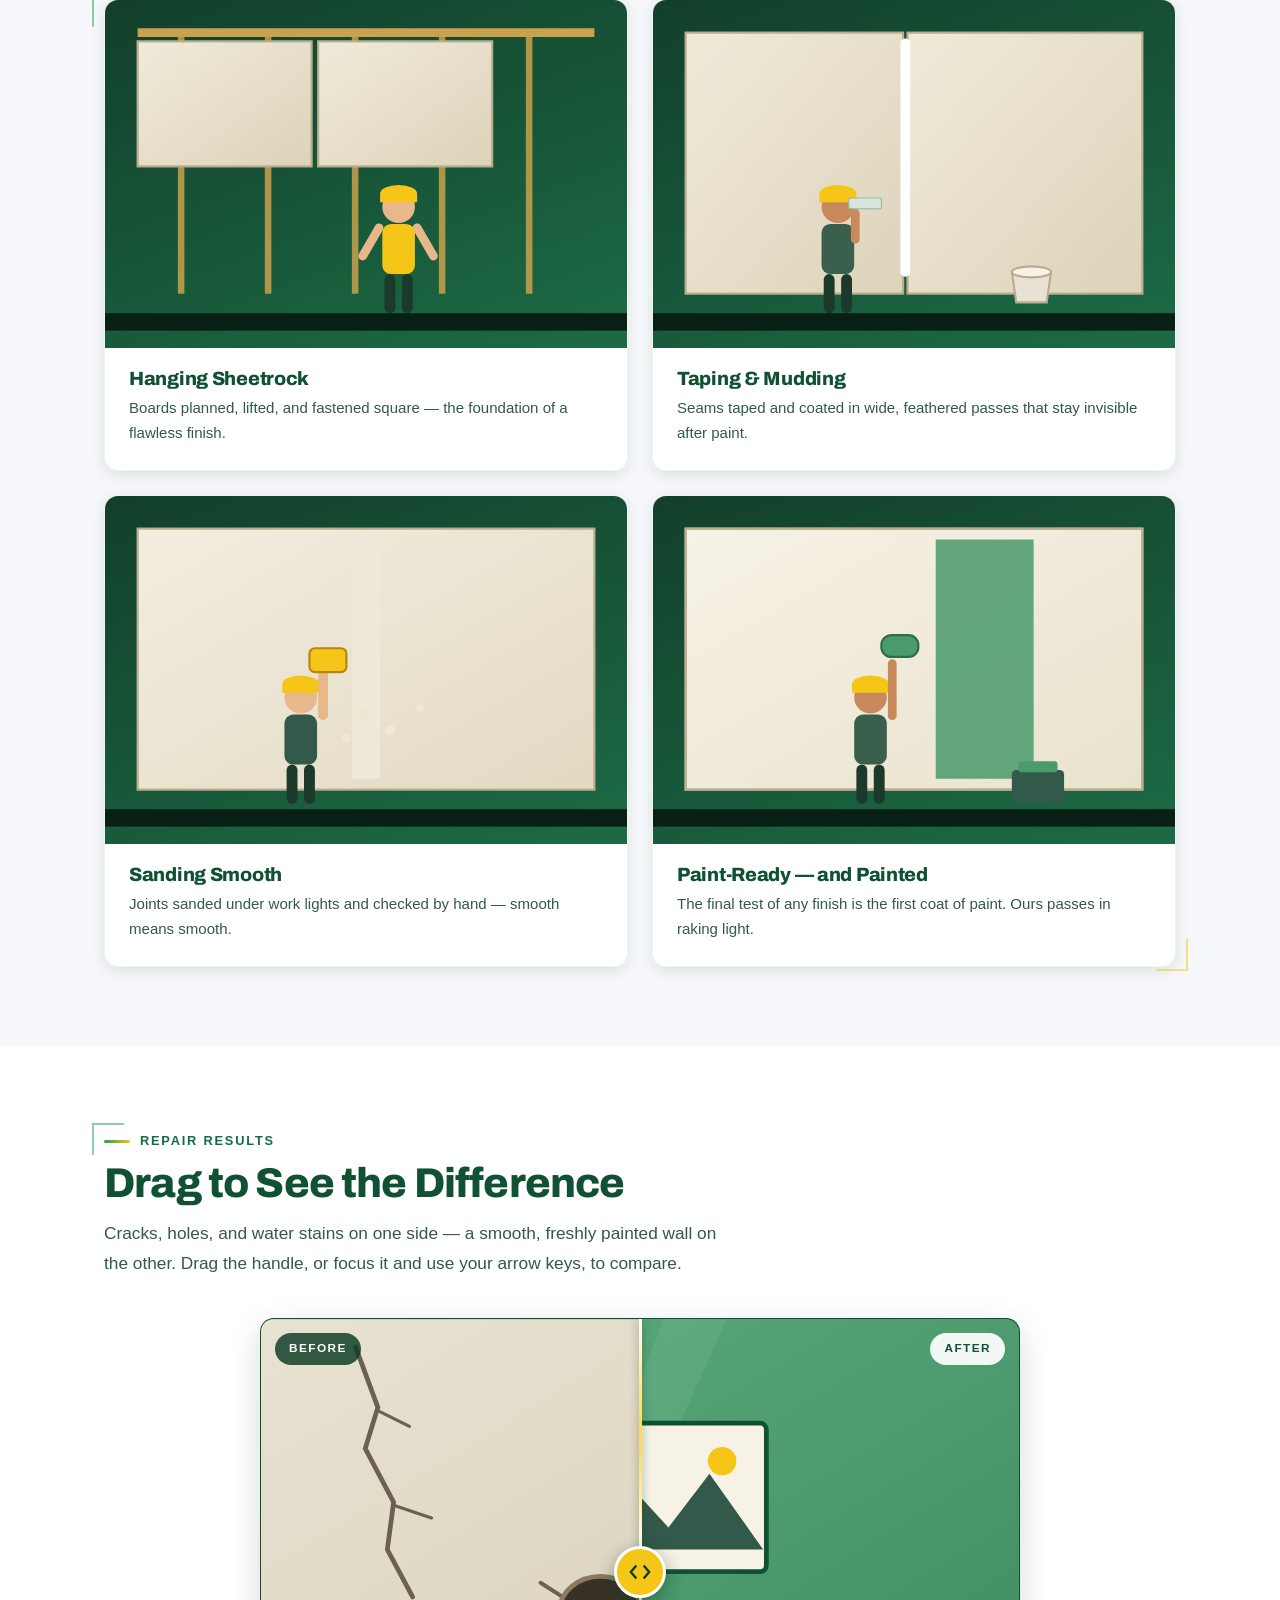
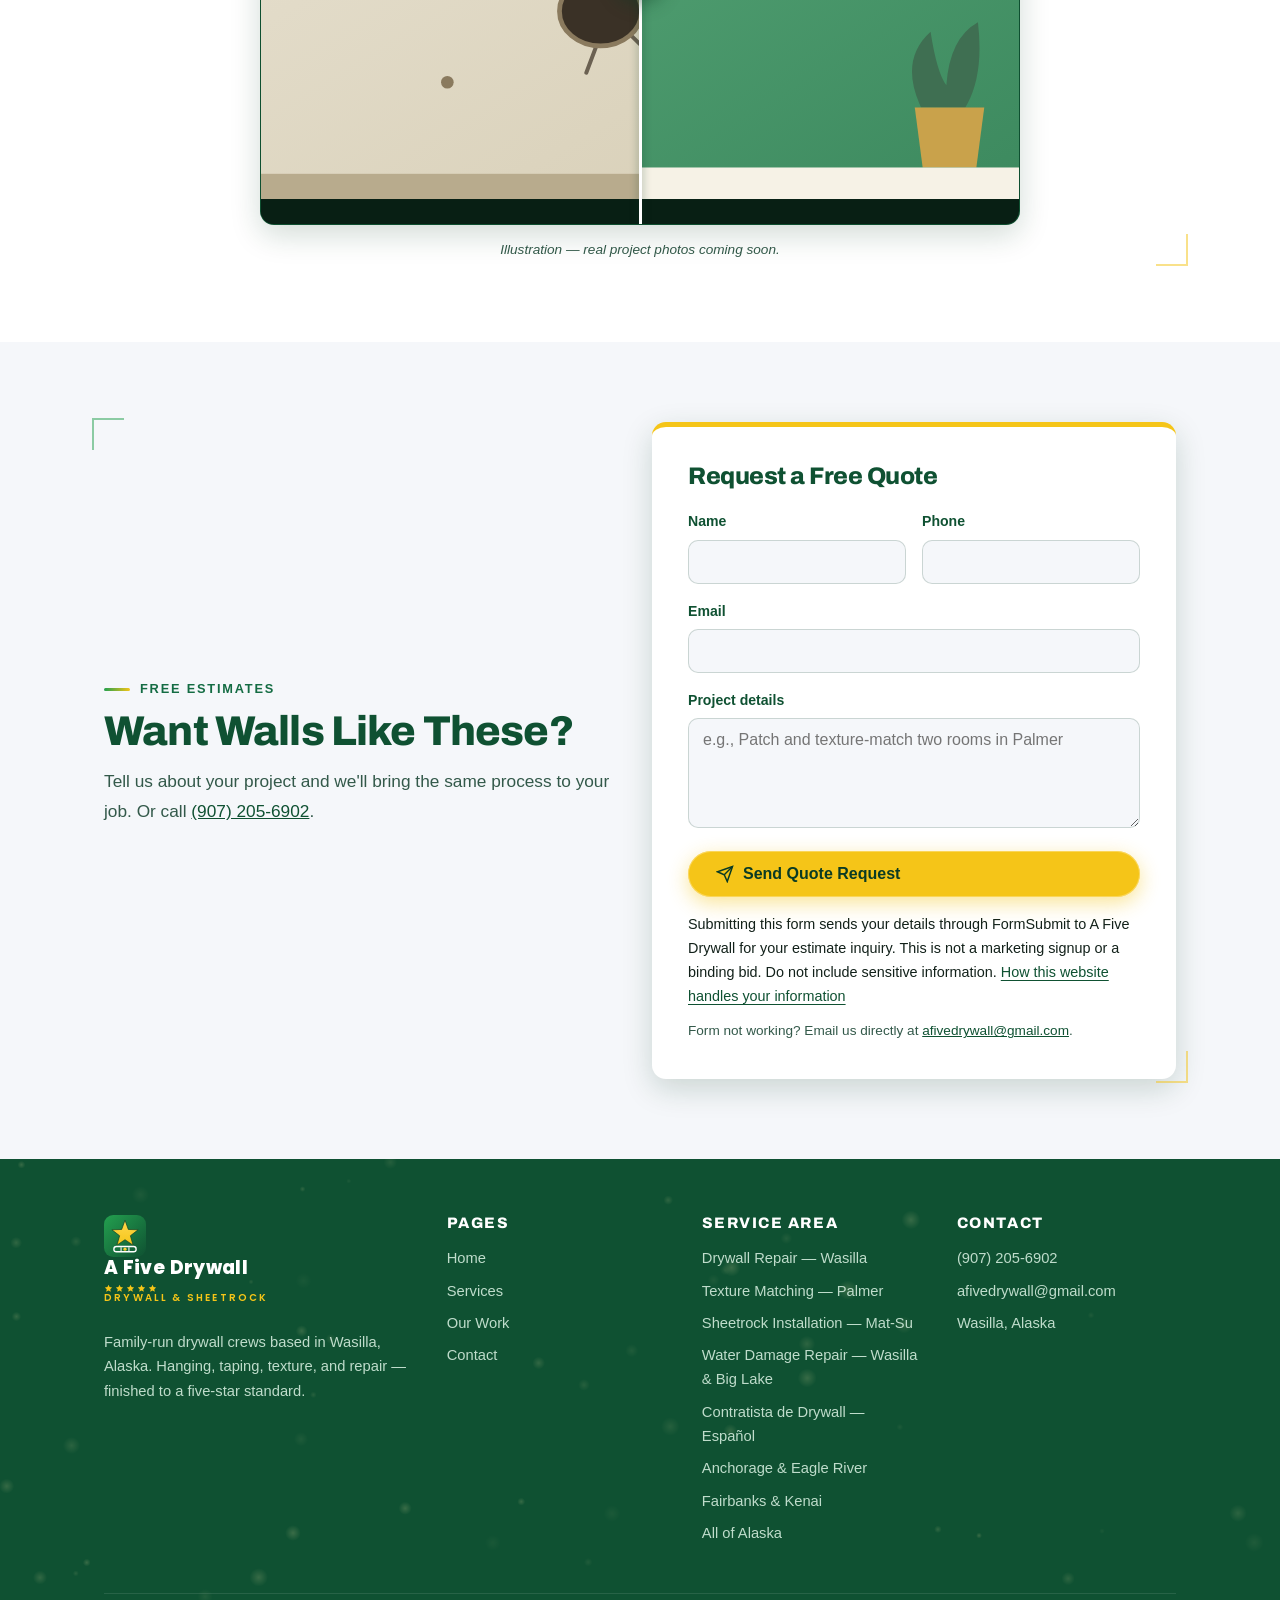
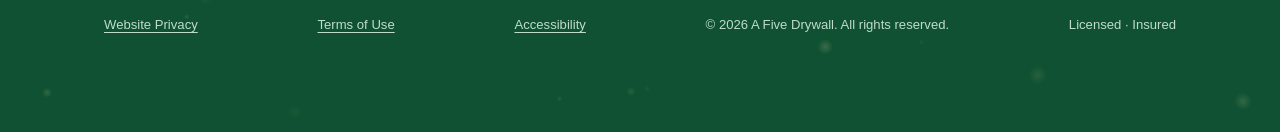
<file: gallery.html>
<!DOCTYPE html>
<html lang="en">
<head>
<meta charset="UTF-8">
<meta name="viewport" content="width=device-width, initial-scale=1.0">
<title>Our Work | Drywall Craft in Motion — A Five Drywall, Wasilla Alaska</title>
<meta name="description" content="See how A Five Drywall works: hanging sheetrock, taping and mudding seams, sanding smooth, and painting walls. Animated scenes of every stage of drywall craft in Alaska.">
<link rel="canonical" href="https://mrjcarrazco.github.io/afivestar/gallery.html">
<link rel="alternate" hreflang="en" href="https://mrjcarrazco.github.io/afivestar/gallery.html">
<link rel="alternate" hreflang="es" href="https://mrjcarrazco.github.io/afivestar/gallery.html?lang=es">
<link rel="alternate" hreflang="x-default" href="https://mrjcarrazco.github.io/afivestar/gallery.html">
<meta property="og:type" content="website">
<meta property="og:title" content="Our Work — A Five Drywall Drywall, Alaska">
<meta property="og:description" content="Every stage of drywall craft — hang, tape, sand, and paint — from A Five Drywall's Alaska crews.">
<meta property="og:url" content="https://mrjcarrazco.github.io/afivestar/gallery.html">
<meta property="og:image" content="https://mrjcarrazco.github.io/afivestar/assets/og-image.png">
<meta name="theme-color" content="#0f5132">
<link rel="icon" href="data:image/svg+xml,%3Csvg xmlns='http://www.w3.org/2000/svg' viewBox='0 0 64 64'%3E%3Cdefs%3E%3ClinearGradient id='g' x1='0' y1='0' x2='1' y2='1'%3E%3Cstop offset='0' stop-color='%2323A04F'/%3E%3Cstop offset='1' stop-color='%230F5132'/%3E%3C/linearGradient%3E%3C/defs%3E%3Crect width='64' height='64' rx='14' fill='url(%23g)'/%3E%3Cpolygon points='32.00,8.00 37.05,22.04 51.97,22.51 40.18,31.66 44.34,45.99 32.00,37.60 19.66,45.99 23.82,31.66 12.03,22.51 26.95,22.04' fill='%23F5C518' stroke='%230A3B24' stroke-width='1' stroke-linejoin='round'/%3E%3Crect x='15' y='48' width='34' height='8' rx='4' fill='none' stroke='white' stroke-width='2'/%3E%3Cline x1='26' y1='49' x2='26' y2='55' stroke='white' stroke-width='1.6'/%3E%3Cline x1='38' y1='49' x2='38' y2='55' stroke='white' stroke-width='1.6'/%3E%3Ccircle cx='32' cy='52' r='2.4' fill='%23F5C518'/%3E%3C/svg%3E">
<link rel="preconnect" href="https://fonts.googleapis.com">
<link rel="preconnect" href="https://fonts.gstatic.com" crossorigin>
<link href="https://fonts.googleapis.com/css2?family=Archivo:wght@700;800;900&family=Poppins:wght@700;800&display=swap" rel="stylesheet">
<script>document.documentElement.classList.add('js');</script>
<link rel="stylesheet" href="css/styles.css">
</head>
<body>

<div class="banner">Free Estimates — Serving the Mat-Su Valley, Anchorage &amp; All of Alaska. <a href="contact.html">Request yours today</a></div>

<header class="site-header">
  <nav class="nav container" aria-label="Main navigation">
    <a class="brand" href="index.html" aria-label="A Five Drywall home">
      <svg class="brand-mark" viewBox="0 0 64 64" aria-hidden="true"><defs><linearGradient id="afsgH" x1="0" y1="0" x2="1" y2="1"><stop offset="0" stop-color="#23A04F"/><stop offset="1" stop-color="#0F5132"/></linearGradient><linearGradient id="afsgHg" x1="0" y1="0" x2="0" y2="1"><stop offset="0" stop-color="#FFD84D"/><stop offset="1" stop-color="#F5C518"/></linearGradient></defs><rect width="64" height="64" rx="14" fill="url(#afsgH)"/><polygon points="32.00,8.00 37.05,22.04 51.97,22.51 40.18,31.66 44.34,45.99 32.00,37.60 19.66,45.99 23.82,31.66 12.03,22.51 26.95,22.04" fill="url(#afsgHg)" stroke="#0A3B24" stroke-width="1" stroke-linejoin="round"/><rect x="15" y="48" width="34" height="8" rx="4" fill="none" stroke="#ffffff" stroke-width="2"/><line x1="26" y1="49" x2="26" y2="55" stroke="#ffffff" stroke-width="1.6"/><line x1="38" y1="49" x2="38" y2="55" stroke="#ffffff" stroke-width="1.6"/><circle cx="32" cy="52" r="2.4" fill="url(#afsgHg)"/></svg>
      <span class="brand-name">A Five Drywall<span class="brand-stars" aria-hidden="true"><svg viewBox="0 0 24 24"><path d="M12 2l2.9 6.3 6.9.8-5.1 4.7 1.4 6.8-6.1-3.4-6.1 3.4 1.4-6.8L2.2 9.1l6.9-.8z" fill="currentColor"/></svg><svg viewBox="0 0 24 24"><path d="M12 2l2.9 6.3 6.9.8-5.1 4.7 1.4 6.8-6.1-3.4-6.1 3.4 1.4-6.8L2.2 9.1l6.9-.8z" fill="currentColor"/></svg><svg viewBox="0 0 24 24"><path d="M12 2l2.9 6.3 6.9.8-5.1 4.7 1.4 6.8-6.1-3.4-6.1 3.4 1.4-6.8L2.2 9.1l6.9-.8z" fill="currentColor"/></svg><svg viewBox="0 0 24 24"><path d="M12 2l2.9 6.3 6.9.8-5.1 4.7 1.4 6.8-6.1-3.4-6.1 3.4 1.4-6.8L2.2 9.1l6.9-.8z" fill="currentColor"/></svg><svg viewBox="0 0 24 24"><path d="M12 2l2.9 6.3 6.9.8-5.1 4.7 1.4 6.8-6.1-3.4-6.1 3.4 1.4-6.8L2.2 9.1l6.9-.8z" fill="currentColor"/></svg></span><small>Drywall &amp; Sheetrock</small></span>
    </a>
    <button class="nav-toggle" aria-label="Toggle menu" aria-expanded="false">
      <span></span><span></span><span></span>
    </button>
    <ul class="nav-links">
      <li><a href="index.html">Home</a></li>
      <li><a href="services.html">Services</a></li>
      <li><a href="gallery.html" class="active">Our Work</a></li>
      <li><a href="index.html#faq">FAQ</a></li>
      <li><a href="contact.html">Contact</a></li>
      <li><button class="lang-toggle" type="button" aria-pressed="false" aria-label="Switch language / Cambiar idioma"><span class="lang-en lang-active">EN</span><span class="lang-sep">|</span><span class="lang-es">ES</span></button></li>
      <li><a class="nav-cta" href="tel:+19072056902">(907) 205-6902</a></li>
    </ul>
  </nav>
</header>

<main>

<section class="page-hero">
  <div class="container">
    <span class="kicker">Our Work</span>
    <h1>The Craft, Stage by Stage</h1>
    <p>Photos of finished walls all look the same — the difference is in the process. These animated scenes show how our crews take a room from bare studs to paint-ready. Project photos from real Alaska jobs are coming soon.</p>
  </div>
</section>

<section class="section" id="craft-photos">
  <div class="container">
    <span class="kicker">On the Job</span>
    <h2>The Work, Up Close</h2>
    <p class="lead">Measuring, hanging, taping, mudding, and finishing — every stage of the trade done with care.</p>
    <div class="photo-grid" data-stagger>
      <figure class="photo-card reveal">
        <img src="assets/photo-measure.jpg" alt="Drywall professional measuring and marking a sheetrock panel" loading="lazy" width="1400" height="933">
        <figcaption>Measure Twice<span>Layout planned to minimize joints and waste.</span></figcaption>
      </figure>
      <figure class="photo-card reveal">
        <img src="assets/photo-hanging.jpg" alt="Drywall professional fastening sheetrock to framing with a drill" loading="lazy" width="1400" height="933">
        <figcaption>Hang It Tight<span>Fastened to spec so screws never pop later.</span></figcaption>
      </figure>
      <figure class="photo-card reveal">
        <img src="assets/photo-install.jpg" alt="Drywall professional leveling a wall surface with a straightedge" loading="lazy" width="1400" height="933">
        <figcaption>Straight &amp; True<span>Checked with a straightedge before finishing starts.</span></figcaption>
      </figure>
      <figure class="photo-card reveal">
        <img src="assets/photo-mudding.jpg" alt="Drywall finisher applying joint compound to a wall seam" loading="lazy" width="1400" height="2100">
        <figcaption>Mud &amp; Tape<span>Wide, feathered passes for invisible seams.</span></figcaption>
      </figure>
      <figure class="photo-card reveal">
        <img src="assets/photo-taping.jpg" alt="Drywall finisher running a taped ceiling joint" loading="lazy" width="1400" height="2100">
        <figcaption>Ceiling Seams<span>Overhead work finished as carefully as eye-level walls.</span></figcaption>
      </figure>
      <figure class="photo-card reveal">
        <img src="assets/photo-wall.jpg" alt="Drywall finisher smoothing a wall with a finishing tool" loading="lazy" width="1400" height="933">
        <figcaption>Smooth Finish<span>Sanded and checked under work lights — paint-ready.</span></figcaption>
      </figure>
    </div>
    <p class="photo-note">Process photos are illustrative stock imagery — real Alaska project photos coming soon.</p>
  </div>
</section>

<section class="section">
  <div class="container">
    <div class="grid-2" data-stagger>
      <figure class="scene-card reveal">
        <div class="scene">
          <svg viewBox="0 0 480 320" role="img" aria-label="Animated scene of a worker lifting a sheetrock panel onto a stud wall">
            <defs>
              <linearGradient id="pg1" x1="0" y1="0" x2="1" y2="1"><stop offset="0" stop-color="#f0ead9"/><stop offset="1" stop-color="#ddd3ba"/></linearGradient>
            </defs>
            <rect x="0" y="0" width="480" height="320" fill="none"/>
            <g stroke="#c9a24b" stroke-width="6" opacity="0.85">
              <line x1="70" y1="30" x2="70" y2="270"/><line x1="150" y1="30" x2="150" y2="270"/>
              <line x1="230" y1="30" x2="230" y2="270"/><line x1="310" y1="30" x2="310" y2="270"/>
              <line x1="390" y1="30" x2="390" y2="270"/>
            </g>
            <line x1="30" y1="30" x2="450" y2="30" stroke="#c9a24b" stroke-width="8"/>
            <rect x="30" y="38" width="160" height="115" fill="url(#pg1)" stroke="#b9ad90" stroke-width="2"/>
            <g class="anim-panel">
              <rect x="196" y="38" width="160" height="115" fill="url(#pg1)" stroke="#b9ad90" stroke-width="2"/>
            </g>
            <g>
              <circle class="anim-head" cx="270" cy="190" r="15" fill="#e8b88a"/>
              <path d="M253 186 h34 v-8 a17 8 0 0 0 -34 0 z" fill="#f5c518"/>
              <rect x="255" y="206" width="30" height="46" rx="8" fill="#f5c518"/>
              <g class="anim-arm"><rect x="250" y="206" width="8" height="38" rx="4" fill="#e8b88a" transform="rotate(30 254 206)"/></g>
              <g class="anim-arm"><rect x="281" y="206" width="8" height="38" rx="4" fill="#e8b88a" transform="rotate(-30 285 206)"/></g>
              <rect x="257" y="252" width="10" height="36" rx="5" fill="#1c3a2b"/>
              <rect x="273" y="252" width="10" height="36" rx="5" fill="#1c3a2b"/>
            </g>
            <rect x="0" y="288" width="480" height="16" fill="#081f14"/>
          </svg>
        </div>
        <figcaption class="scene-caption">
          <h3>Hanging Sheetrock</h3>
          <p>Boards planned, lifted, and fastened square — the foundation of a flawless finish.</p>
        </figcaption>
      </figure>

      <!-- Scene 2: Taping / mudding -->
      <figure class="scene-card reveal">
        <div class="scene">
          <svg viewBox="0 0 480 320" role="img" aria-label="Animated scene of a taper running joint compound down a drywall seam">
            <defs>
              <linearGradient id="pg2" x1="0" y1="0" x2="1" y2="1"><stop offset="0" stop-color="#f0ead9"/><stop offset="1" stop-color="#ddd3ba"/></linearGradient>
            </defs>
            <rect x="30" y="30" width="200" height="240" fill="url(#pg2)" stroke="#b9ad90" stroke-width="2"/>
            <rect x="234" y="30" width="216" height="240" fill="url(#pg2)" stroke="#b9ad90" stroke-width="2"/>
            <line class="anim-tape" x1="232" y1="40" x2="232" y2="255" stroke="#ffffff" stroke-width="9" stroke-linecap="round"/>
            <g>
              <circle class="anim-head" cx="170" cy="190" r="15" fill="#c98a5b"/>
              <path d="M153 186 h34 v-8 a17 8 0 0 0 -34 0 z" fill="#f5c518"/>
              <rect x="155" y="206" width="30" height="46" rx="8" fill="#3a5f4c"/>
              <g class="anim-knife">
                <rect x="182" y="192" width="8" height="32" rx="4" fill="#c98a5b"/>
                <rect x="180" y="182" width="30" height="10" rx="2" fill="#d8e5dc" stroke="#9ab5a4" stroke-width="1"/>
              </g>
              <rect x="157" y="252" width="10" height="36" rx="5" fill="#1c3a2b"/>
              <rect x="173" y="252" width="10" height="36" rx="5" fill="#1c3a2b"/>
            </g>
            <g class="anim-drift">
              <path d="M330 250 h36 l-4 28 h-28 z" fill="#e7e2d2" stroke="#b9ad90" stroke-width="2"/>
              <ellipse cx="348" cy="250" rx="18" ry="5" fill="#f6f2e6" stroke="#b9ad90" stroke-width="2"/>
            </g>
            <rect x="0" y="288" width="480" height="16" fill="#081f14"/>
          </svg>
        </div>
        <figcaption class="scene-caption">
          <h3>Taping &amp; Mudding</h3>
          <p>Seams taped and coated in wide, feathered passes that stay invisible after paint.</p>
        </figcaption>
      </figure>

      <!-- Scene 3: Sanding -->
      <figure class="scene-card reveal">
        <div class="scene">
          <svg viewBox="0 0 480 320" role="img" aria-label="Animated scene of a worker sanding a drywall joint smooth with dust in the air">
            <defs>
              <linearGradient id="pg3" x1="0" y1="0" x2="1" y2="1"><stop offset="0" stop-color="#f3eee0"/><stop offset="1" stop-color="#e2d9c2"/></linearGradient>
            </defs>
            <rect x="30" y="30" width="420" height="240" fill="url(#pg3)" stroke="#b9ad90" stroke-width="2"/>
            <line x1="240" y1="40" x2="240" y2="260" stroke="#efe9da" stroke-width="26"/>
            <g>
              <circle class="anim-head" cx="180" cy="185" r="15" fill="#e8b88a"/>
              <path d="M163 181 h34 v-8 a17 8 0 0 0 -34 0 z" fill="#f5c518"/>
              <rect x="165" y="201" width="30" height="46" rx="8" fill="#33594a"/>
              <g class="anim-sander">
                <rect x="196" y="160" width="9" height="46" rx="4.5" fill="#e8b88a"/>
                <rect x="188" y="140" width="34" height="22" rx="5" fill="#f5c518" stroke="#b8860b" stroke-width="2"/>
              </g>
              <rect x="167" y="247" width="10" height="36" rx="5" fill="#1c3a2b"/>
              <rect x="183" y="247" width="10" height="36" rx="5" fill="#1c3a2b"/>
            </g>
            <circle class="anim-dust" cx="238" cy="200" r="6" fill="#efe7d2"/>
            <circle class="anim-dust-2" cx="262" cy="215" r="5" fill="#efe7d2"/>
            <circle class="anim-dust-3" cx="222" cy="222" r="4" fill="#efe7d2"/>
            <circle class="anim-dust-2" cx="290" cy="195" r="4" fill="#efe7d2"/>
            <rect x="0" y="288" width="480" height="16" fill="#081f14"/>
          </svg>
        </div>
        <figcaption class="scene-caption">
          <h3>Sanding Smooth</h3>
          <p>Joints sanded under work lights and checked by hand — smooth means smooth.</p>
        </figcaption>
      </figure>

      <!-- Scene 4: Painting -->
      <figure class="scene-card reveal">
        <div class="scene">
          <svg viewBox="0 0 480 320" role="img" aria-label="Animated scene of a painter rolling fresh paint up a finished wall">
            <defs>
              <linearGradient id="pg4" x1="0" y1="0" x2="1" y2="1"><stop offset="0" stop-color="#f6f2e6"/><stop offset="1" stop-color="#e9e2cd"/></linearGradient>
            </defs>
            <rect x="30" y="30" width="420" height="240" fill="url(#pg4)" stroke="#b9ad90" stroke-width="2"/>
            <!-- paint band rising -->
            <g>
              <rect class="anim-paint" x="260" y="40" width="90" height="220" fill="#4a9a6c" opacity="0.85"/>
            </g>
            <rect x="30" y="30" width="420" height="240" fill="none" stroke="#b9ad90" stroke-width="2"/>
            <g>
              <circle class="anim-head" cx="200" cy="185" r="15" fill="#c98a5b"/>
              <path d="M183 181 h34 v-8 a17 8 0 0 0 -34 0 z" fill="#f5c518"/>
              <rect x="185" y="201" width="30" height="46" rx="8" fill="#3a5f4c"/>
              <g class="anim-roller">
                <rect x="216" y="150" width="8" height="56" rx="4" fill="#c98a5b"/>
                <rect x="210" y="128" width="34" height="20" rx="9" fill="#4a9a6c" stroke="#2e6b4b" stroke-width="2"/>
              </g>
              <rect x="187" y="247" width="10" height="36" rx="5" fill="#1c3a2b"/>
              <rect x="203" y="247" width="10" height="36" rx="5" fill="#1c3a2b"/>
            </g>
            <g class="anim-drift">
              <rect x="330" y="252" width="48" height="30" rx="4" fill="#33594a"/>
              <rect x="336" y="244" width="36" height="10" rx="3" fill="#4a9a6c"/>
            </g>
            <rect x="0" y="288" width="480" height="16" fill="#081f14"/>
          </svg>
        </div>
        <figcaption class="scene-caption">
          <h3>Paint-Ready — and Painted</h3>
          <p>The final test of any finish is the first coat of paint. Ours passes in raking light.</p>
        </figcaption>
      </figure>

    </div>
  </div>
</section>

<!-- ================= REPAIR RESULTS (BEFORE / AFTER) ================= -->
<section class="section section-alt" id="repair-results">
  <div class="container">
    <span class="kicker">Repair Results</span>
    <h2>Drag to See the Difference</h2>
    <p class="lead">Cracks, holes, and water stains on one side — a smooth, freshly painted wall on the other. Drag the handle, or focus it and use your arrow keys, to compare.</p>
    <div class="ba-wrap reveal">
      <div class="ba-frame" data-ba>
        <div class="ba-layer ba-after">
          <svg viewBox="0 0 480 320" role="img" aria-label="Illustration of a repaired wall: smooth, freshly painted, with crisp trim">
            <defs>
              <linearGradient id="ba-g-after" x1="0" y1="0" x2="1" y2="1"><stop offset="0" stop-color="#5fae7f"/><stop offset="1" stop-color="#3d8a5f"/></linearGradient>
            </defs>
            <rect x="0" y="0" width="480" height="290" fill="url(#ba-g-after)"/>
            <path d="M120 0 L215 0 L85 290 L25 290 Z" fill="#ffffff" opacity="0.08"/>
            <path d="M255 0 L295 0 L165 290 L140 290 Z" fill="#ffffff" opacity="0.06"/>
            <g>
              <rect x="196" y="66" width="124" height="94" rx="4" fill="#f6f2e6" stroke="#0f5132" stroke-width="3"/>
              <path d="M204 146 l32 -38 22 24 26 -34 34 48 z" fill="#33594a"/>
              <circle cx="292" cy="90" r="9" fill="#f5c518"/>
            </g>
            <g>
              <path d="M418 246 q-14 -30 6 -48 q4 26 10 34 q2 -30 20 -40 q4 34 -8 54 z" fill="#3f6f52"/>
              <path d="M414 246 h44 l-5 38 h-34 z" fill="#c9a24b"/>
            </g>
            <rect x="0" y="284" width="480" height="20" fill="#f6f2e6"/>
            <rect x="0" y="304" width="480" height="16" fill="#081f14"/>
          </svg>
          <span class="ba-tag ba-tag-after">After</span>
        </div>
        <div class="ba-layer ba-before">
          <svg viewBox="0 0 480 320" role="img" aria-label="Illustration of a damaged wall with settling cracks, a doorknob hole, popped nails, and a water stain">
            <defs>
              <linearGradient id="ba-g-before" x1="0" y1="0" x2="1" y2="1"><stop offset="0" stop-color="#e8e2d2"/><stop offset="1" stop-color="#d6cdb4"/></linearGradient>
              <radialGradient id="ba-g-stain" cx="0.5" cy="0.35" r="0.65"><stop offset="0" stop-color="#b08d57" stop-opacity="0.55"/><stop offset="1" stop-color="#b08d57" stop-opacity="0"/></radialGradient>
            </defs>
            <rect x="0" y="0" width="480" height="290" fill="url(#ba-g-before)"/>
            <ellipse cx="360" cy="58" rx="95" ry="56" fill="url(#ba-g-stain)"/>
            <path d="M302 28 q28 40 10 68 q40 -10 58 10" stroke="#a07f4c" stroke-width="2" fill="none" opacity="0.5"/>
            <path d="M60 18 l14 38 -8 26 18 34 -4 30 16 30" stroke="#6b6152" stroke-width="3" fill="none" stroke-linecap="round"/>
            <path d="M74 58 l20 10" stroke="#6b6152" stroke-width="2" stroke-linecap="round"/>
            <path d="M84 118 l24 8" stroke="#6b6152" stroke-width="2" stroke-linecap="round"/>
            <ellipse cx="215" cy="185" rx="26" ry="22" fill="#3a3126"/>
            <path d="M191 176 l-14 -9 M239 170 l15 -10 M212 208 l-6 16 M234 200 l12 12" stroke="#6b6152" stroke-width="2.5" fill="none" stroke-linecap="round"/>
            <ellipse cx="215" cy="185" rx="26" ry="22" fill="none" stroke="#8a7a5e" stroke-width="3"/>
            <circle cx="330" cy="202" r="4" fill="#8a7a5e"/>
            <circle cx="346" cy="162" r="4" fill="#8a7a5e"/>
            <circle cx="118" cy="230" r="4" fill="#8a7a5e"/>
            <rect x="380" y="182" width="60" height="58" fill="#cfc4a6" stroke="#a89a78" stroke-width="2" stroke-dasharray="6 4"/>
            <rect x="0" y="288" width="480" height="16" fill="#b8ab8d"/>
            <rect x="0" y="304" width="480" height="16" fill="#081f14"/>
          </svg>
          <span class="ba-tag ba-tag-before">Before</span>
        </div>
        <div class="ba-line" aria-hidden="true"></div>
        <button class="ba-handle" type="button" role="slider" aria-label="Compare damaged wall and finished repair" aria-orientation="horizontal" aria-valuemin="0" aria-valuemax="100" aria-valuenow="50">
          <svg viewBox="0 0 24 24" fill="none" stroke="currentColor" stroke-width="2.5" aria-hidden="true"><path d="M8 5l-6 7 6 7M16 5l6 7-6 7"/></svg>
        </button>
      </div>
      <p class="ba-note">Illustration — real project photos coming soon.</p>
    </div>
  </div>
</section>

<!-- Quote form -->
<section class="section" id="quote">
  <div class="container">
    <div class="grid-2" style="align-items:center;">
      <div>
        <span class="kicker">Free Estimates</span>
        <h2>Want Walls Like These?</h2>
        <p class="lead">Tell us about your project and we'll bring the same process to your job. Or call <a href="tel:+19072056902">(907) 205-6902</a>.</p>
      </div>
      <form class="quote-panel" action="https://formsubmit.co/afivedrywall@gmail.com" method="POST">
        <h2>Request a Free Quote</h2>
        <input type="hidden" name="_subject" value="New estimate request — A Five Drywall website">
        <input type="hidden" name="_next" value="https://mrjcarrazco.github.io/afivestar/thanks.html">
        <input type="hidden" name="_captcha" value="false">
        <div class="form-grid">
          <label class="field">Name<input type="text" name="name" required autocomplete="name"></label>
          <label class="field">Phone<input type="tel" name="phone" required autocomplete="tel"></label>
          <label class="field full">Email<input type="email" name="email" autocomplete="email"></label>
          <label class="field full">Project details<textarea name="message" placeholder="e.g., Patch and texture-match two rooms in Palmer" required></textarea></label>
          <button class="btn btn-primary full" type="submit">
            <svg viewBox="0 0 24 24" fill="none" stroke="currentColor" stroke-width="2" aria-hidden="true"><line x1="22" y1="2" x2="11" y2="13"/><polygon points="22 2 15 22 11 13 2 9 22 2"/></svg>
            Send Quote Request
          </button>
        </div>
        <p class="privacy-form-note"><span>Submitting this form sends your details through FormSubmit to A Five Drywall for your estimate inquiry. This is not a marketing signup or a binding bid. Do not include sensitive information.</span> <a href="contact.html#privacy">How this website handles your information</a></p>
        <p class="form-note">Form not working? Email us directly at <a href="mailto:afivedrywall@gmail.com">afivedrywall@gmail.com</a>.</p>
      </form>
    </div>
  </div>
</section>

</main>

<footer class="site-footer">
  <div class="container">
    <div class="footer-grid">
      <div>
        <a class="brand" href="index.html" style="margin-bottom:14px;">
          <svg class="brand-mark" viewBox="0 0 64 64" aria-hidden="true"><defs><linearGradient id="afsgF" x1="0" y1="0" x2="1" y2="1"><stop offset="0" stop-color="#23A04F"/><stop offset="1" stop-color="#0F5132"/></linearGradient><linearGradient id="afsgFg" x1="0" y1="0" x2="0" y2="1"><stop offset="0" stop-color="#FFD84D"/><stop offset="1" stop-color="#F5C518"/></linearGradient></defs><rect width="64" height="64" rx="14" fill="url(#afsgF)"/><polygon points="32.00,8.00 37.05,22.04 51.97,22.51 40.18,31.66 44.34,45.99 32.00,37.60 19.66,45.99 23.82,31.66 12.03,22.51 26.95,22.04" fill="url(#afsgFg)" stroke="#0A3B24" stroke-width="1" stroke-linejoin="round"/><rect x="15" y="48" width="34" height="8" rx="4" fill="none" stroke="#ffffff" stroke-width="2"/><line x1="26" y1="49" x2="26" y2="55" stroke="#ffffff" stroke-width="1.6"/><line x1="38" y1="49" x2="38" y2="55" stroke="#ffffff" stroke-width="1.6"/><circle cx="32" cy="52" r="2.4" fill="url(#afsgFg)"/></svg>
          <span class="brand-name">A Five Drywall<span class="brand-stars" aria-hidden="true"><svg viewBox="0 0 24 24"><path d="M12 2l2.9 6.3 6.9.8-5.1 4.7 1.4 6.8-6.1-3.4-6.1 3.4 1.4-6.8L2.2 9.1l6.9-.8z" fill="currentColor"/></svg><svg viewBox="0 0 24 24"><path d="M12 2l2.9 6.3 6.9.8-5.1 4.7 1.4 6.8-6.1-3.4-6.1 3.4 1.4-6.8L2.2 9.1l6.9-.8z" fill="currentColor"/></svg><svg viewBox="0 0 24 24"><path d="M12 2l2.9 6.3 6.9.8-5.1 4.7 1.4 6.8-6.1-3.4-6.1 3.4 1.4-6.8L2.2 9.1l6.9-.8z" fill="currentColor"/></svg><svg viewBox="0 0 24 24"><path d="M12 2l2.9 6.3 6.9.8-5.1 4.7 1.4 6.8-6.1-3.4-6.1 3.4 1.4-6.8L2.2 9.1l6.9-.8z" fill="currentColor"/></svg><svg viewBox="0 0 24 24"><path d="M12 2l2.9 6.3 6.9.8-5.1 4.7 1.4 6.8-6.1-3.4-6.1 3.4 1.4-6.8L2.2 9.1l6.9-.8z" fill="currentColor"/></svg></span><small>Drywall &amp; Sheetrock</small></span>
        </a>
        <p style="margin-top:12px;">Family-run drywall crews based in Wasilla, Alaska. Hanging, taping, texture, and repair — finished to a five-star standard.</p>
      </div>
      <div>
        <h4>Pages</h4>
        <ul>
          <li><a href="index.html">Home</a></li>
          <li><a href="services.html">Services</a></li>
          <li><a href="gallery.html">Our Work</a></li>
          <li><a href="contact.html">Contact</a></li>
        </ul>
      </div>
      <div>
        <h4>Service Area</h4>
        <ul>
          <li><a href="drywall-repair-wasilla.html">Drywall Repair — Wasilla</a></li>
          <li><a href="texture-matching-palmer.html">Texture Matching — Palmer</a></li>
          <li><a href="sheetrock-installation-matsu.html">Sheetrock Installation — Mat-Su</a></li>
          <li><a href="water-damage-ceiling-repair-wasilla.html">Water Damage Repair — Wasilla &amp; Big Lake</a></li>
          <li><a href="contratista-drywall-wasilla-palmer.html">Contratista de Drywall — Español</a></li>
          <li>Anchorage &amp; Eagle River</li>
          <li>Fairbanks &amp; Kenai</li>
          <li>All of Alaska</li>
        </ul>
      </div>
      <div>
        <h4>Contact</h4>
        <ul>
          <li><a href="tel:+19072056902">(907) 205-6902</a></li>
          <li><a href="mailto:afivedrywall@gmail.com">afivedrywall@gmail.com</a></li>
          <li>Wasilla, Alaska</li>
        </ul>
      </div>
    </div>
    <div class="footer-bottom">
      <a class="privacy-link" href="contact.html#privacy">Website Privacy</a>
      <a class="privacy-link" href="contact.html#terms">Terms of Use</a>
      <a class="privacy-link" href="contact.html#accessibility">Accessibility</a>
      <span>&copy; 2026 A Five Drywall. All rights reserved.</span>
      <span>Licensed &middot; Insured</span>
    </div>
  </div>
</footer>

<a class="call-fab" href="tel:+19072056902" aria-label="Call A Five Drywall at (907) 205-6902">
  <svg viewBox="0 0 24 24" fill="none" stroke="currentColor" stroke-width="2" aria-hidden="true"><path d="M22 16.92v3a2 2 0 0 1-2.18 2 19.79 19.79 0 0 1-8.63-3.07 19.5 19.5 0 0 1-6-6 19.79 19.79 0 0 1-3.07-8.67A2 2 0 0 1 4.11 2h3a2 2 0 0 1 2 1.72c.127.96.361 1.903.7 2.81a2 2 0 0 1-.45 2.11L8.09 9.91a16 16 0 0 0 6 6l1.27-1.27a2 2 0 0 1 2.11-.45c.907.339 1.85.573 2.81.7A2 2 0 0 1 22 16.92z"/></svg>
  Call Now
</a>

<script>
(function(){function go(){var els=document.querySelectorAll('.reveal');for(var i=0;i<els.length;i++){els[i].className+=' in'}
var d=document.documentElement;if((' '+d.className+' ').indexOf(' mjs-ok ')===-1){if((' '+d.className+' ').indexOf(' anim-fallback ')===-1){d.className+=' anim-fallback'}
var wb=document.getElementById('wallbuilder');if(wb&&(' '+wb.className+' ').indexOf(' wb-live ')===-1&&(' '+wb.className+' ').indexOf(' wb-done ')===-1){wb.className+=' wb-done'}}}
if(window.addEventListener){window.addEventListener('load',function(){setTimeout(go,2000)});setTimeout(go,4000)}else{setTimeout(go,4000)}})();
</script>
<script src="js/main.js"></script>
<script src="js/i18n.js"></script>
</body>
</html>
</file>
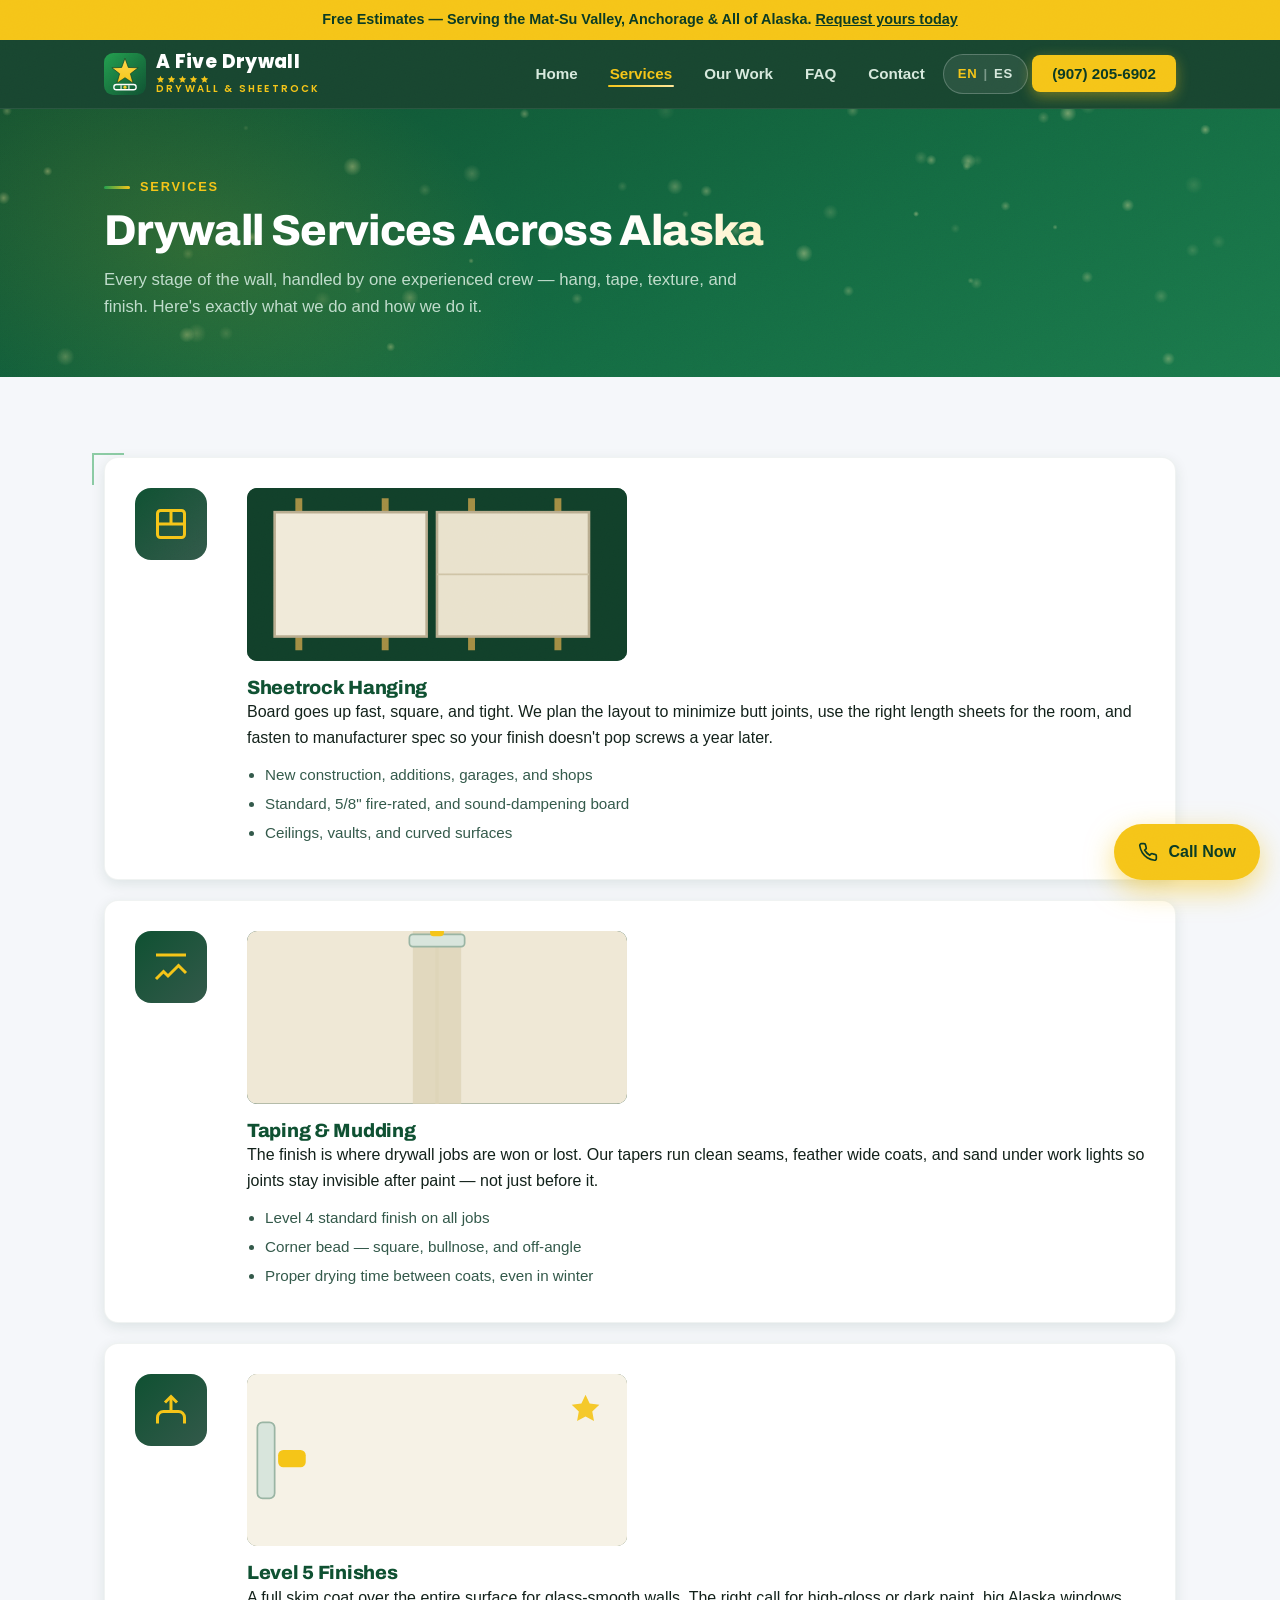
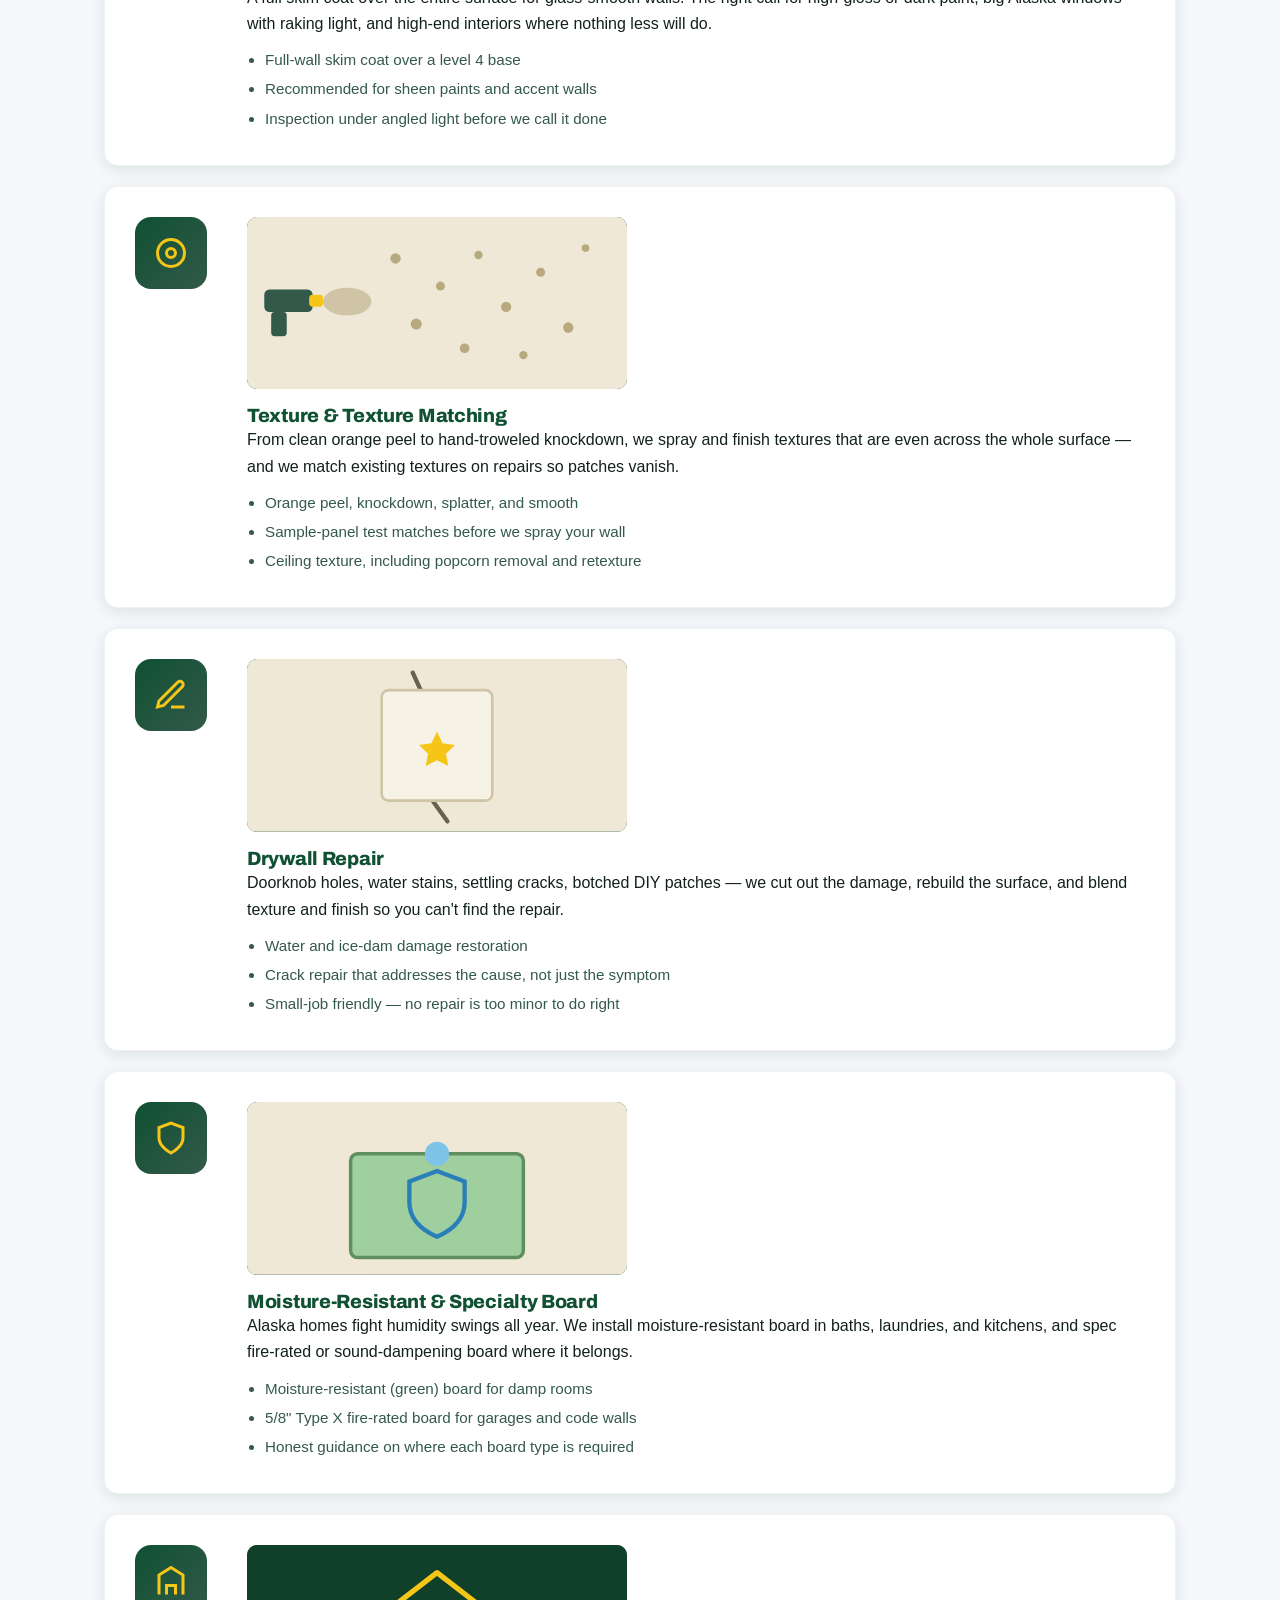
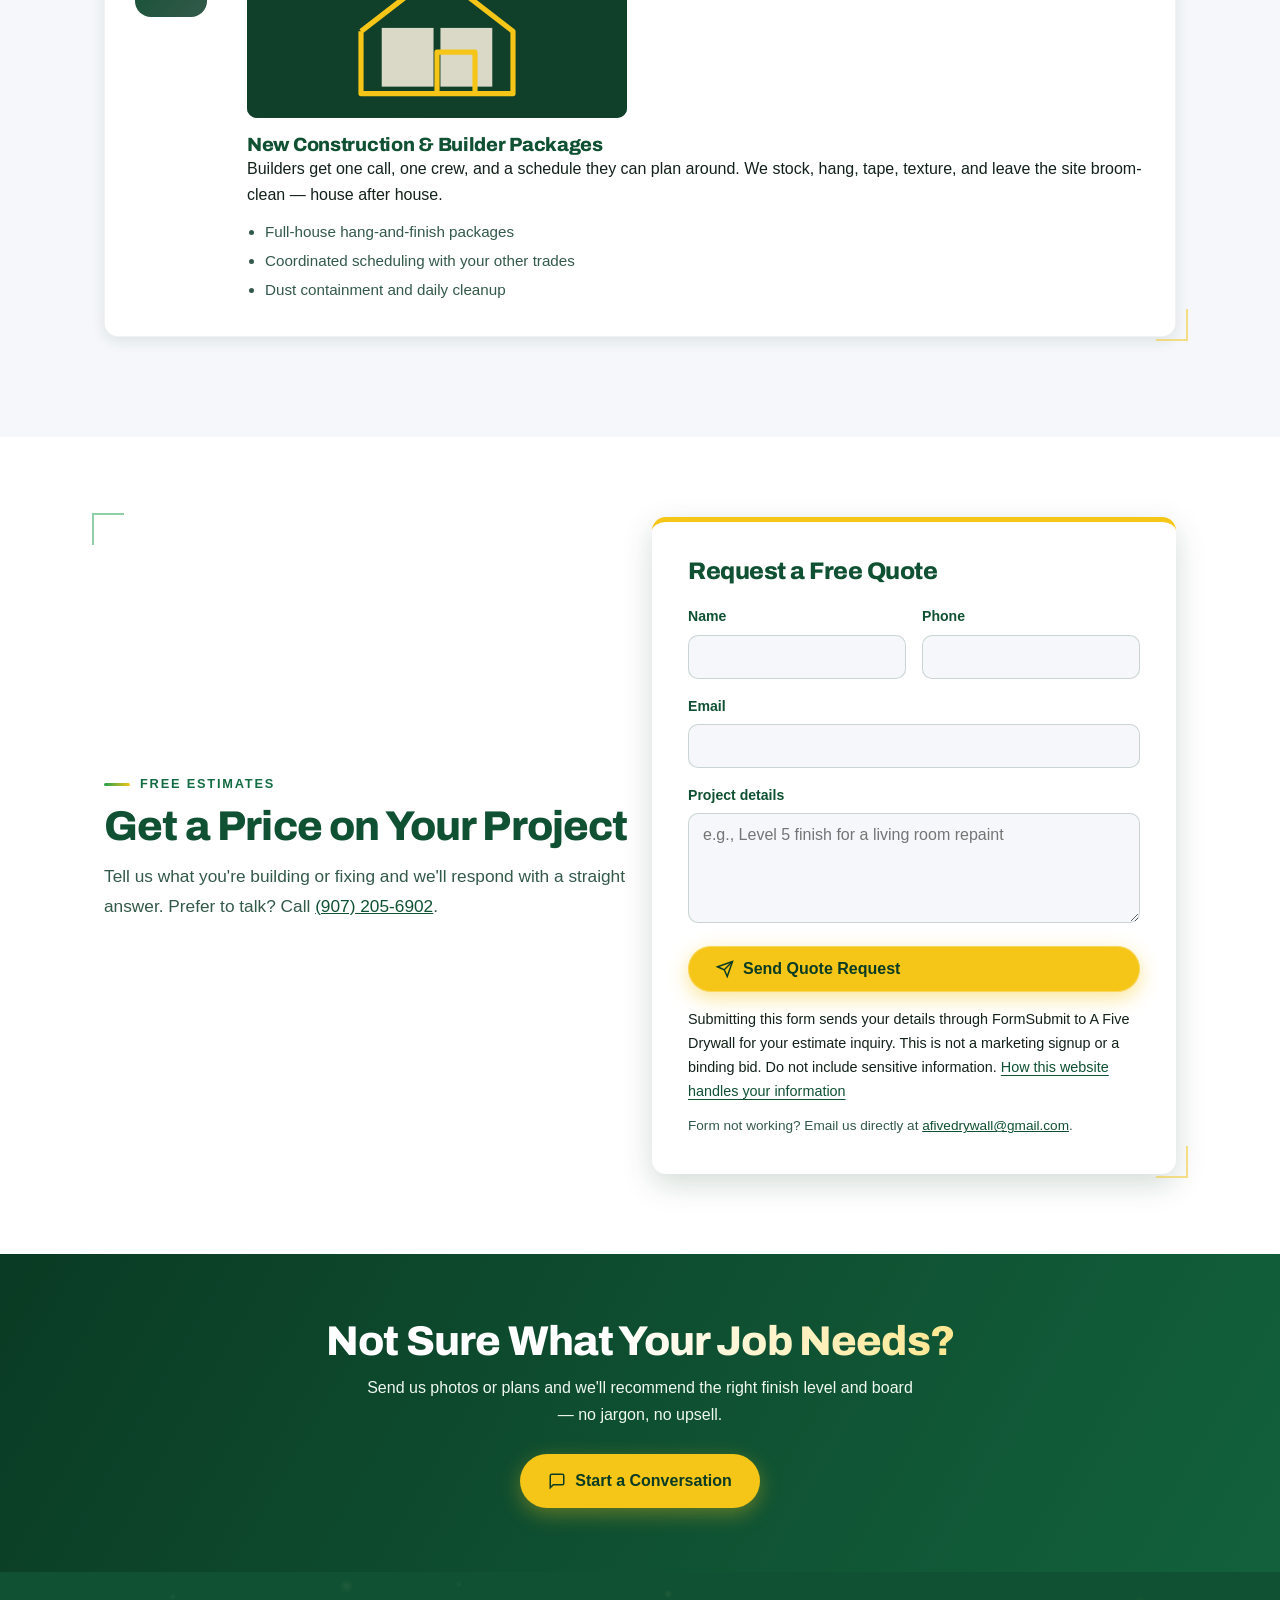
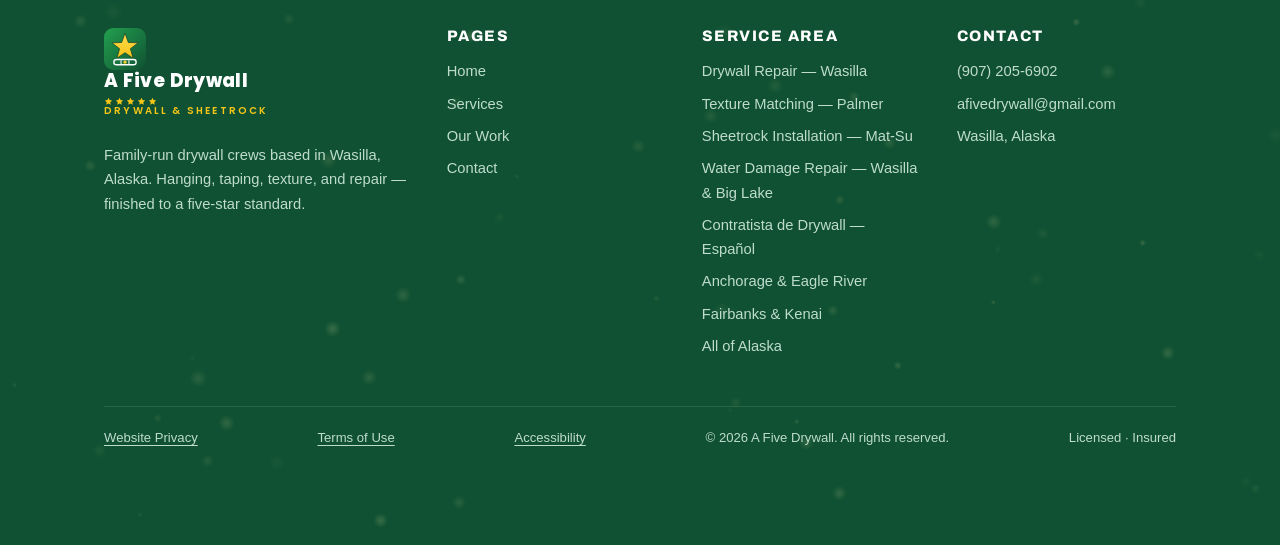
<file: services.html>
<!DOCTYPE html>
<html lang="en">
<head>
<meta charset="UTF-8">
<meta name="viewport" content="width=device-width, initial-scale=1.0">
<title>Drywall Services in Alaska | Hanging, Taping, Level 5, Texture &amp; Repair — A Five Drywall</title>
<meta name="description" content="Full drywall services from A Five Drywall: sheetrock hanging, taping and mudding, level 5 finishes, texture and matching, moisture-resistant board, and repair. Wasilla, Anchorage, and all of Alaska.">
<link rel="canonical" href="https://mrjcarrazco.github.io/afivestar/services.html">
<link rel="alternate" hreflang="en" href="https://mrjcarrazco.github.io/afivestar/services.html">
<link rel="alternate" hreflang="es" href="https://mrjcarrazco.github.io/afivestar/services.html?lang=es">
<link rel="alternate" hreflang="x-default" href="https://mrjcarrazco.github.io/afivestar/services.html">
<meta property="og:type" content="website">
<meta property="og:title" content="Drywall Services in Alaska — A Five Drywall">
<meta property="og:description" content="Sheetrock hanging, taping, level 5 finishes, texture matching, and drywall repair across Alaska.">
<meta property="og:url" content="https://mrjcarrazco.github.io/afivestar/services.html">
<meta property="og:image" content="https://mrjcarrazco.github.io/afivestar/assets/og-image.png">
<meta name="theme-color" content="#0f5132">
<link rel="icon" href="data:image/svg+xml,%3Csvg xmlns='http://www.w3.org/2000/svg' viewBox='0 0 64 64'%3E%3Cdefs%3E%3ClinearGradient id='g' x1='0' y1='0' x2='1' y2='1'%3E%3Cstop offset='0' stop-color='%2323A04F'/%3E%3Cstop offset='1' stop-color='%230F5132'/%3E%3C/linearGradient%3E%3C/defs%3E%3Crect width='64' height='64' rx='14' fill='url(%23g)'/%3E%3Cpolygon points='32.00,8.00 37.05,22.04 51.97,22.51 40.18,31.66 44.34,45.99 32.00,37.60 19.66,45.99 23.82,31.66 12.03,22.51 26.95,22.04' fill='%23F5C518' stroke='%230A3B24' stroke-width='1' stroke-linejoin='round'/%3E%3Crect x='15' y='48' width='34' height='8' rx='4' fill='none' stroke='white' stroke-width='2'/%3E%3Cline x1='26' y1='49' x2='26' y2='55' stroke='white' stroke-width='1.6'/%3E%3Cline x1='38' y1='49' x2='38' y2='55' stroke='white' stroke-width='1.6'/%3E%3Ccircle cx='32' cy='52' r='2.4' fill='%23F5C518'/%3E%3C/svg%3E">
<link rel="preconnect" href="https://fonts.googleapis.com">
<link rel="preconnect" href="https://fonts.gstatic.com" crossorigin>
<link href="https://fonts.googleapis.com/css2?family=Archivo:wght@700;800;900&family=Poppins:wght@700;800&display=swap" rel="stylesheet">
<script>document.documentElement.classList.add('js');</script>
<link rel="stylesheet" href="css/styles.css">
</head>
<body>

<div class="banner">Free Estimates — Serving the Mat-Su Valley, Anchorage &amp; All of Alaska. <a href="contact.html">Request yours today</a></div>

<header class="site-header">
  <nav class="nav container" aria-label="Main navigation">
    <a class="brand" href="index.html" aria-label="A Five Drywall home">
      <svg class="brand-mark" viewBox="0 0 64 64" aria-hidden="true"><defs><linearGradient id="afsgH" x1="0" y1="0" x2="1" y2="1"><stop offset="0" stop-color="#23A04F"/><stop offset="1" stop-color="#0F5132"/></linearGradient><linearGradient id="afsgHg" x1="0" y1="0" x2="0" y2="1"><stop offset="0" stop-color="#FFD84D"/><stop offset="1" stop-color="#F5C518"/></linearGradient></defs><rect width="64" height="64" rx="14" fill="url(#afsgH)"/><polygon points="32.00,8.00 37.05,22.04 51.97,22.51 40.18,31.66 44.34,45.99 32.00,37.60 19.66,45.99 23.82,31.66 12.03,22.51 26.95,22.04" fill="url(#afsgHg)" stroke="#0A3B24" stroke-width="1" stroke-linejoin="round"/><rect x="15" y="48" width="34" height="8" rx="4" fill="none" stroke="#ffffff" stroke-width="2"/><line x1="26" y1="49" x2="26" y2="55" stroke="#ffffff" stroke-width="1.6"/><line x1="38" y1="49" x2="38" y2="55" stroke="#ffffff" stroke-width="1.6"/><circle cx="32" cy="52" r="2.4" fill="url(#afsgHg)"/></svg>
      <span class="brand-name">A Five Drywall<span class="brand-stars" aria-hidden="true"><svg viewBox="0 0 24 24"><path d="M12 2l2.9 6.3 6.9.8-5.1 4.7 1.4 6.8-6.1-3.4-6.1 3.4 1.4-6.8L2.2 9.1l6.9-.8z" fill="currentColor"/></svg><svg viewBox="0 0 24 24"><path d="M12 2l2.9 6.3 6.9.8-5.1 4.7 1.4 6.8-6.1-3.4-6.1 3.4 1.4-6.8L2.2 9.1l6.9-.8z" fill="currentColor"/></svg><svg viewBox="0 0 24 24"><path d="M12 2l2.9 6.3 6.9.8-5.1 4.7 1.4 6.8-6.1-3.4-6.1 3.4 1.4-6.8L2.2 9.1l6.9-.8z" fill="currentColor"/></svg><svg viewBox="0 0 24 24"><path d="M12 2l2.9 6.3 6.9.8-5.1 4.7 1.4 6.8-6.1-3.4-6.1 3.4 1.4-6.8L2.2 9.1l6.9-.8z" fill="currentColor"/></svg><svg viewBox="0 0 24 24"><path d="M12 2l2.9 6.3 6.9.8-5.1 4.7 1.4 6.8-6.1-3.4-6.1 3.4 1.4-6.8L2.2 9.1l6.9-.8z" fill="currentColor"/></svg></span><small>Drywall &amp; Sheetrock</small></span>
    </a>
    <button class="nav-toggle" aria-label="Toggle menu" aria-expanded="false">
      <span></span><span></span><span></span>
    </button>
    <ul class="nav-links">
      <li><a href="index.html">Home</a></li>
      <li><a href="services.html" class="active">Services</a></li>
      <li><a href="gallery.html">Our Work</a></li>
      <li><a href="index.html#faq">FAQ</a></li>
      <li><a href="contact.html">Contact</a></li>
      <li><button class="lang-toggle" type="button" aria-pressed="false" aria-label="Switch language / Cambiar idioma"><span class="lang-en lang-active">EN</span><span class="lang-sep">|</span><span class="lang-es">ES</span></button></li>
      <li><a class="nav-cta" href="tel:+19072056902">(907) 205-6902</a></li>
    </ul>
  </nav>
</header>

<main>

<section class="page-hero">
  <div class="container">
    <span class="kicker">Services</span>
    <h1>Drywall Services Across Alaska</h1>
    <p>Every stage of the wall, handled by one experienced crew — hang, tape, texture, and finish. Here's exactly what we do and how we do it.</p>
  </div>
</section>

<section class="section">
  <div class="container">

    <div class="service-row reveal">
      <div class="icon"><svg viewBox="0 0 24 24" fill="none" stroke="currentColor" stroke-width="2" aria-hidden="true"><rect x="3" y="3" width="18" height="18" rx="2"/><line x1="3" y1="12" x2="21" y2="12"/><line x1="12" y1="3" x2="12" y2="12"/></svg></div>
      <div>
        <div class="vig vig-row" aria-hidden="true"><svg viewBox="0 0 220 100"><rect width="220" height="100" fill="#11402a"/><g stroke="#c9a24b" stroke-width="4" opacity="0.8"><line x1="30" y1="6" x2="30" y2="94"/><line x1="80" y1="6" x2="80" y2="94"/><line x1="130" y1="6" x2="130" y2="94"/><line x1="180" y1="6" x2="180" y2="94"/></g><rect x="16" y="14" width="88" height="72" fill="#f0ead9" stroke="#b9ad90" stroke-width="1.5"/><g class="vg vg-lift"><rect x="110" y="14" width="88" height="72" fill="#e9e2cd" stroke="#b9ad90" stroke-width="1.5"/><line x1="110" y1="50" x2="198" y2="50" stroke="#cfc4a6" stroke-width="1"/></g></svg></div>
        <h3 id="sheetrock-hanging">Sheetrock Hanging</h3>
        <p>Board goes up fast, square, and tight. We plan the layout to minimize butt joints, use the right length sheets for the room, and fasten to manufacturer spec so your finish doesn't pop screws a year later.</p>
        <ul>
          <li>New construction, additions, garages, and shops</li>
          <li>Standard, 5/8" fire-rated, and sound-dampening board</li>
          <li>Ceilings, vaults, and curved surfaces</li>
        </ul>
      </div>
    </div>

    <div class="service-row reveal">
      <div class="icon"><svg viewBox="0 0 24 24" fill="none" stroke="currentColor" stroke-width="2" aria-hidden="true"><path d="M2 20l5-5 3 3 7-7 5 5"/><path d="M2 4h20"/></svg></div>
      <div>
        <div class="vig vig-row" aria-hidden="true"><svg viewBox="0 0 220 100"><rect width="220" height="100" fill="#efe8d6"/><line x1="110" y1="0" x2="110" y2="100" stroke="#d8cfb4" stroke-width="2"/><rect class="vg vg-mud" x="96" y="0" width="28" height="100" fill="#e0d6ba" opacity="0.85"/><g class="vg vg-knife"><rect x="94" y="2" width="32" height="7" rx="2" fill="#d8e5dc" stroke="#9ab5a4" stroke-width="1"/><rect x="106" y="-10" width="8" height="13" rx="2" fill="#f5c518"/></g></svg></div>
        <h3 id="taping-mudding">Taping &amp; Mudding</h3>
        <p>The finish is where drywall jobs are won or lost. Our tapers run clean seams, feather wide coats, and sand under work lights so joints stay invisible after paint — not just before it.</p>
        <ul>
          <li>Level 4 standard finish on all jobs</li>
          <li>Corner bead — square, bullnose, and off-angle</li>
          <li>Proper drying time between coats, even in winter</li>
        </ul>
      </div>
    </div>

    <div class="service-row reveal">
      <div class="icon"><svg viewBox="0 0 24 24" fill="none" stroke="currentColor" stroke-width="2" aria-hidden="true"><path d="M3 21v-4a4 4 0 0 1 4-4h10a4 4 0 0 1 4 4v4"/><path d="M12 3v10"/><path d="M8 7l4-4 4 4"/></svg></div>
      <div>
        <div class="vig vig-row" aria-hidden="true"><svg viewBox="0 0 220 100"><rect width="220" height="100" fill="#e3dac0"/><rect class="vg vg-smooth" x="0" y="0" width="220" height="100" fill="#f6f2e6"/><g class="vg vg-trowel"><rect x="6" y="28" width="10" height="44" rx="3" fill="#d8e5dc" stroke="#9ab5a4" stroke-width="1"/><rect x="18" y="44" width="16" height="10" rx="3" fill="#f5c518"/></g><polygon points="196,12 198.4,17.1 204,17.8 199.9,21.7 200.9,27.2 196,24.6 191.1,27.2 192.1,21.7 188,17.8 193.6,17.1" fill="#f5c518" opacity="0.9"/></svg></div>
        <h3 id="level-5-finishes">Level 5 Finishes</h3>
        <p>A full skim coat over the entire surface for glass-smooth walls. The right call for high-gloss or dark paint, big Alaska windows with raking light, and high-end interiors where nothing less will do.</p>
        <ul>
          <li>Full-wall skim coat over a level 4 base</li>
          <li>Recommended for sheen paints and accent walls</li>
          <li>Inspection under angled light before we call it done</li>
        </ul>
      </div>
    </div>

    <div class="service-row reveal">
      <div class="icon"><svg viewBox="0 0 24 24" fill="none" stroke="currentColor" stroke-width="2" aria-hidden="true"><circle cx="12" cy="12" r="9"/><circle cx="12" cy="12" r="3"/></svg></div>
      <div>
        <div class="vig vig-row" aria-hidden="true"><svg viewBox="0 0 220 100"><rect width="220" height="100" fill="#efe8d6"/><g class="vg vg-gun"><rect x="10" y="42" width="28" height="13" rx="3" fill="#33594a"/><rect x="36" y="45" width="8" height="7" rx="2" fill="#f5c518"/><rect x="14" y="55" width="9" height="14" rx="2" fill="#33594a"/></g><ellipse class="vg vg-spray" cx="58" cy="49" rx="14" ry="8" fill="#cfc4a6"/><g fill="#b8a97f"><circle class="vg vg-dot" style="animation-delay:.2s" cx="86" cy="24" r="3"/><circle class="vg vg-dot" style="animation-delay:.6s" cx="112" cy="40" r="2.6"/><circle class="vg vg-dot" style="animation-delay:1s" cx="98" cy="62" r="3.2"/><circle class="vg vg-dot" style="animation-delay:1.4s" cx="134" cy="22" r="2.4"/><circle class="vg vg-dot" style="animation-delay:1.8s" cx="150" cy="52" r="3"/><circle class="vg vg-dot" style="animation-delay:2.2s" cx="126" cy="76" r="2.8"/><circle class="vg vg-dot" style="animation-delay:2.6s" cx="170" cy="32" r="2.6"/><circle class="vg vg-dot" style="animation-delay:3s" cx="186" cy="64" r="3"/><circle class="vg vg-dot" style="animation-delay:3.4s" cx="160" cy="80" r="2.4"/><circle class="vg vg-dot" style="animation-delay:3.8s" cx="196" cy="18" r="2.2"/></g></svg></div>
        <h3 id="texture-matching">Texture &amp; Texture Matching</h3>
        <p>From clean orange peel to hand-troweled knockdown, we spray and finish textures that are even across the whole surface — and we match existing textures on repairs so patches vanish.</p>
        <ul>
          <li>Orange peel, knockdown, splatter, and smooth</li>
          <li>Sample-panel test matches before we spray your wall</li>
          <li>Ceiling texture, including popcorn removal and retexture</li>
        </ul>
      </div>
    </div>

    <div class="service-row reveal">
      <div class="icon"><svg viewBox="0 0 24 24" fill="none" stroke="currentColor" stroke-width="2" aria-hidden="true"><path d="M12 20h9"/><path d="M16.5 3.5a2.121 2.121 0 0 1 3 3L7 19l-4 1 1-4z"/></svg></div>
      <div>
        <div class="vig vig-row" aria-hidden="true"><svg viewBox="0 0 220 100"><rect width="220" height="100" fill="#efe8d6"/><path class="vg vg-crack" d="M96 8 l10 22 -8 14 14 20 -6 16 10 14" stroke="#6b6152" stroke-width="2.5" fill="none" stroke-linecap="round"/><rect class="vg vg-patch" x="78" y="18" width="64" height="64" rx="4" fill="#f6f2e6" stroke="#cfc4a6" stroke-width="1.5"/><path class="vg vg-spark" d="M110 42 l3.2 6.8 7.2 1 -5.2 5 1.3 7.2 -6.5 -3.4 -6.5 3.4 1.3 -7.2 -5.2 -5 7.2 -1z" fill="#f5c518"/></svg></div>
        <h3 id="drywall-repair">Drywall Repair</h3>
        <p>Doorknob holes, water stains, settling cracks, botched DIY patches — we cut out the damage, rebuild the surface, and blend texture and finish so you can't find the repair.</p>
        <ul>
          <li>Water and ice-dam damage restoration</li>
          <li>Crack repair that addresses the cause, not just the symptom</li>
          <li>Small-job friendly — no repair is too minor to do right</li>
        </ul>
      </div>
    </div>

    <div class="service-row reveal">
      <div class="icon"><svg viewBox="0 0 24 24" fill="none" stroke="currentColor" stroke-width="2" aria-hidden="true"><path d="M12 22s8-4 8-10V5l-8-3-8 3v7c0 6 8 10 8 10z"/></svg></div>
      <div>
        <div class="vig vig-row" aria-hidden="true"><svg viewBox="0 0 220 100"><rect width="220" height="100" fill="#efe8d6"/><rect x="60" y="30" width="100" height="60" rx="4" fill="#9fcf9f" stroke="#5f8f5f" stroke-width="2"/><circle class="vg vg-drop" cx="110" cy="30" r="7" fill="#7ec3e8"/><path class="vg vg-shieldp" d="M110 40 l16 6 v12 c0 10 -7 16 -16 20 c-9 -4 -16 -10 -16 -20 v-12 z" fill="none" stroke="#2a7fb8" stroke-width="2.5"/></svg></div>
        <h3>Moisture-Resistant &amp; Specialty Board</h3>
        <p>Alaska homes fight humidity swings all year. We install moisture-resistant board in baths, laundries, and kitchens, and spec fire-rated or sound-dampening board where it belongs.</p>
        <ul>
          <li>Moisture-resistant (green) board for damp rooms</li>
          <li>5/8" Type X fire-rated board for garages and code walls</li>
          <li>Honest guidance on where each board type is required</li>
        </ul>
      </div>
    </div>

    <div class="service-row reveal">
      <div class="icon"><svg viewBox="0 0 24 24" fill="none" stroke="currentColor" stroke-width="2" aria-hidden="true"><path d="M4 21V8l8-5 8 5v13"/><path d="M9 21v-6h6v6"/></svg></div>
      <div>
        <div class="vig vig-row" aria-hidden="true"><svg viewBox="0 0 220 100"><rect width="220" height="100" fill="#11402a"/><g class="vg vg-fillin" fill="#f0ead9" opacity="0.9"><rect x="78" y="48" width="30" height="34"/><rect x="112" y="48" width="30" height="34"/></g><path class="vg vg-house" d="M66 50 L110 16 L154 50 L154 86 L66 86 Z M110 86 L110 62 L132 62 L132 86" stroke="#f5c518" stroke-width="3" fill="none" stroke-linejoin="round"/></svg></div>
        <h3 id="new-construction">New Construction &amp; Builder Packages</h3>
        <p>Builders get one call, one crew, and a schedule they can plan around. We stock, hang, tape, texture, and leave the site broom-clean — house after house.</p>
        <ul>
          <li>Full-house hang-and-finish packages</li>
          <li>Coordinated scheduling with your other trades</li>
          <li>Dust containment and daily cleanup</li>
        </ul>
      </div>
    </div>

  </div>
</section>

<!-- Quote form -->
<section class="section section-alt" id="quote">
  <div class="container">
    <div class="grid-2" style="align-items:center;">
      <div>
        <span class="kicker">Free Estimates</span>
        <h2>Get a Price on Your Project</h2>
        <p class="lead">Tell us what you're building or fixing and we'll respond with a straight answer. Prefer to talk? Call <a href="tel:+19072056902">(907) 205-6902</a>.</p>
      </div>
      <form class="quote-panel" action="https://formsubmit.co/afivedrywall@gmail.com" method="POST">
        <h2>Request a Free Quote</h2>
        <input type="hidden" name="_subject" value="New estimate request — A Five Drywall website">
        <input type="hidden" name="_next" value="https://mrjcarrazco.github.io/afivestar/thanks.html">
        <input type="hidden" name="_captcha" value="true">
        <div class="form-grid">
          <label class="field">Name<input type="text" name="name" required autocomplete="name"></label>
          <label class="field">Phone<input type="tel" name="phone" required autocomplete="tel"></label>
          <label class="field full">Email<input type="email" name="email" autocomplete="email"></label>
          <label class="field full">Project details<textarea name="message" placeholder="e.g., Level 5 finish for a living room repaint" required></textarea></label>
          <button class="btn btn-primary full" type="submit">
            <svg viewBox="0 0 24 24" fill="none" stroke="currentColor" stroke-width="2" aria-hidden="true"><line x1="22" y1="2" x2="11" y2="13"/><polygon points="22 2 15 22 11 13 2 9 22 2"/></svg>
            Send Quote Request
          </button>
        </div>
        <p class="privacy-form-note"><span>Submitting this form sends your details through FormSubmit to A Five Drywall for your estimate inquiry. This is not a marketing signup or a binding bid. Do not include sensitive information.</span> <a href="contact.html#privacy">How this website handles your information</a></p>
        <p class="form-note">Form not working? Email us directly at <a href="mailto:afivedrywall@gmail.com">afivedrywall@gmail.com</a>.</p>
      </form>
    </div>
  </div>
</section>

<section class="cta-band">
  <h2>Not Sure What Your Job Needs?</h2>
  <p>Send us photos or plans and we'll recommend the right finish level and board — no jargon, no upsell.</p>
  <a class="btn btn-dark" href="contact.html">
    <svg viewBox="0 0 24 24" fill="none" stroke="currentColor" stroke-width="2" aria-hidden="true"><path d="M21 15a2 2 0 0 1-2 2H7l-4 4V5a2 2 0 0 1 2-2h14a2 2 0 0 1 2 2z"/></svg>
    Start a Conversation
  </a>
</section>

</main>

<footer class="site-footer">
  <div class="container">
    <div class="footer-grid">
      <div>
        <a class="brand" href="index.html" style="margin-bottom:14px;">
          <svg class="brand-mark" viewBox="0 0 64 64" aria-hidden="true"><defs><linearGradient id="afsgF" x1="0" y1="0" x2="1" y2="1"><stop offset="0" stop-color="#23A04F"/><stop offset="1" stop-color="#0F5132"/></linearGradient><linearGradient id="afsgFg" x1="0" y1="0" x2="0" y2="1"><stop offset="0" stop-color="#FFD84D"/><stop offset="1" stop-color="#F5C518"/></linearGradient></defs><rect width="64" height="64" rx="14" fill="url(#afsgF)"/><polygon points="32.00,8.00 37.05,22.04 51.97,22.51 40.18,31.66 44.34,45.99 32.00,37.60 19.66,45.99 23.82,31.66 12.03,22.51 26.95,22.04" fill="url(#afsgFg)" stroke="#0A3B24" stroke-width="1" stroke-linejoin="round"/><rect x="15" y="48" width="34" height="8" rx="4" fill="none" stroke="#ffffff" stroke-width="2"/><line x1="26" y1="49" x2="26" y2="55" stroke="#ffffff" stroke-width="1.6"/><line x1="38" y1="49" x2="38" y2="55" stroke="#ffffff" stroke-width="1.6"/><circle cx="32" cy="52" r="2.4" fill="url(#afsgFg)"/></svg>
          <span class="brand-name">A Five Drywall<span class="brand-stars" aria-hidden="true"><svg viewBox="0 0 24 24"><path d="M12 2l2.9 6.3 6.9.8-5.1 4.7 1.4 6.8-6.1-3.4-6.1 3.4 1.4-6.8L2.2 9.1l6.9-.8z" fill="currentColor"/></svg><svg viewBox="0 0 24 24"><path d="M12 2l2.9 6.3 6.9.8-5.1 4.7 1.4 6.8-6.1-3.4-6.1 3.4 1.4-6.8L2.2 9.1l6.9-.8z" fill="currentColor"/></svg><svg viewBox="0 0 24 24"><path d="M12 2l2.9 6.3 6.9.8-5.1 4.7 1.4 6.8-6.1-3.4-6.1 3.4 1.4-6.8L2.2 9.1l6.9-.8z" fill="currentColor"/></svg><svg viewBox="0 0 24 24"><path d="M12 2l2.9 6.3 6.9.8-5.1 4.7 1.4 6.8-6.1-3.4-6.1 3.4 1.4-6.8L2.2 9.1l6.9-.8z" fill="currentColor"/></svg><svg viewBox="0 0 24 24"><path d="M12 2l2.9 6.3 6.9.8-5.1 4.7 1.4 6.8-6.1-3.4-6.1 3.4 1.4-6.8L2.2 9.1l6.9-.8z" fill="currentColor"/></svg></span><small>Drywall &amp; Sheetrock</small></span>
        </a>
        <p style="margin-top:12px;">Family-run drywall crews based in Wasilla, Alaska. Hanging, taping, texture, and repair — finished to a five-star standard.</p>
      </div>
      <div>
        <h4>Pages</h4>
        <ul>
          <li><a href="index.html">Home</a></li>
          <li><a href="services.html">Services</a></li>
          <li><a href="gallery.html">Our Work</a></li>
          <li><a href="contact.html">Contact</a></li>
        </ul>
      </div>
      <div>
        <h4>Service Area</h4>
        <ul>
          <li><a href="drywall-repair-wasilla.html">Drywall Repair — Wasilla</a></li>
          <li><a href="texture-matching-palmer.html">Texture Matching — Palmer</a></li>
          <li><a href="sheetrock-installation-matsu.html">Sheetrock Installation — Mat-Su</a></li>
          <li><a href="water-damage-ceiling-repair-wasilla.html">Water Damage Repair — Wasilla &amp; Big Lake</a></li>
          <li><a href="contratista-drywall-wasilla-palmer.html">Contratista de Drywall — Español</a></li>
          <li>Anchorage &amp; Eagle River</li>
          <li>Fairbanks &amp; Kenai</li>
          <li>All of Alaska</li>
        </ul>
      </div>
      <div>
        <h4>Contact</h4>
        <ul>
          <li><a href="tel:+19072056902">(907) 205-6902</a></li>
          <li><a href="mailto:afivedrywall@gmail.com">afivedrywall@gmail.com</a></li>
          <li>Wasilla, Alaska</li>
        </ul>
      </div>
    </div>
    <div class="footer-bottom">
      <a class="privacy-link" href="contact.html#privacy">Website Privacy</a>
      <a class="privacy-link" href="contact.html#terms">Terms of Use</a>
      <a class="privacy-link" href="contact.html#accessibility">Accessibility</a>
      <span>&copy; 2026 A Five Drywall. All rights reserved.</span>
      <span>Licensed &middot; Insured</span>
    </div>
  </div>
</footer>

<a class="call-fab" href="tel:+19072056902" aria-label="Call A Five Drywall at (907) 205-6902">
  <svg viewBox="0 0 24 24" fill="none" stroke="currentColor" stroke-width="2" aria-hidden="true"><path d="M22 16.92v3a2 2 0 0 1-2.18 2 19.79 19.79 0 0 1-8.63-3.07 19.5 19.5 0 0 1-6-6 19.79 19.79 0 0 1-3.07-8.67A2 2 0 0 1 4.11 2h3a2 2 0 0 1 2 1.72c.127.96.361 1.903.7 2.81a2 2 0 0 1-.45 2.11L8.09 9.91a16 16 0 0 0 6 6l1.27-1.27a2 2 0 0 1 2.11-.45c.907.339 1.85.573 2.81.7A2 2 0 0 1 22 16.92z"/></svg>
  Call Now
</a>

<script>
(function(){function go(){var els=document.querySelectorAll('.reveal');for(var i=0;i<els.length;i++){els[i].className+=' in'}
var d=document.documentElement;if((' '+d.className+' ').indexOf(' mjs-ok ')===-1){if((' '+d.className+' ').indexOf(' anim-fallback ')===-1){d.className+=' anim-fallback'}
var wb=document.getElementById('wallbuilder');if(wb&&(' '+wb.className+' ').indexOf(' wb-live ')===-1&&(' '+wb.className+' ').indexOf(' wb-done ')===-1){wb.className+=' wb-done'}}}
if(window.addEventListener){window.addEventListener('load',function(){setTimeout(go,2000)});setTimeout(go,4000)}else{setTimeout(go,4000)}})();
</script>
<script src="js/main.js"></script>
<script src="js/i18n.js"></script>
</body>
</html>
</file>
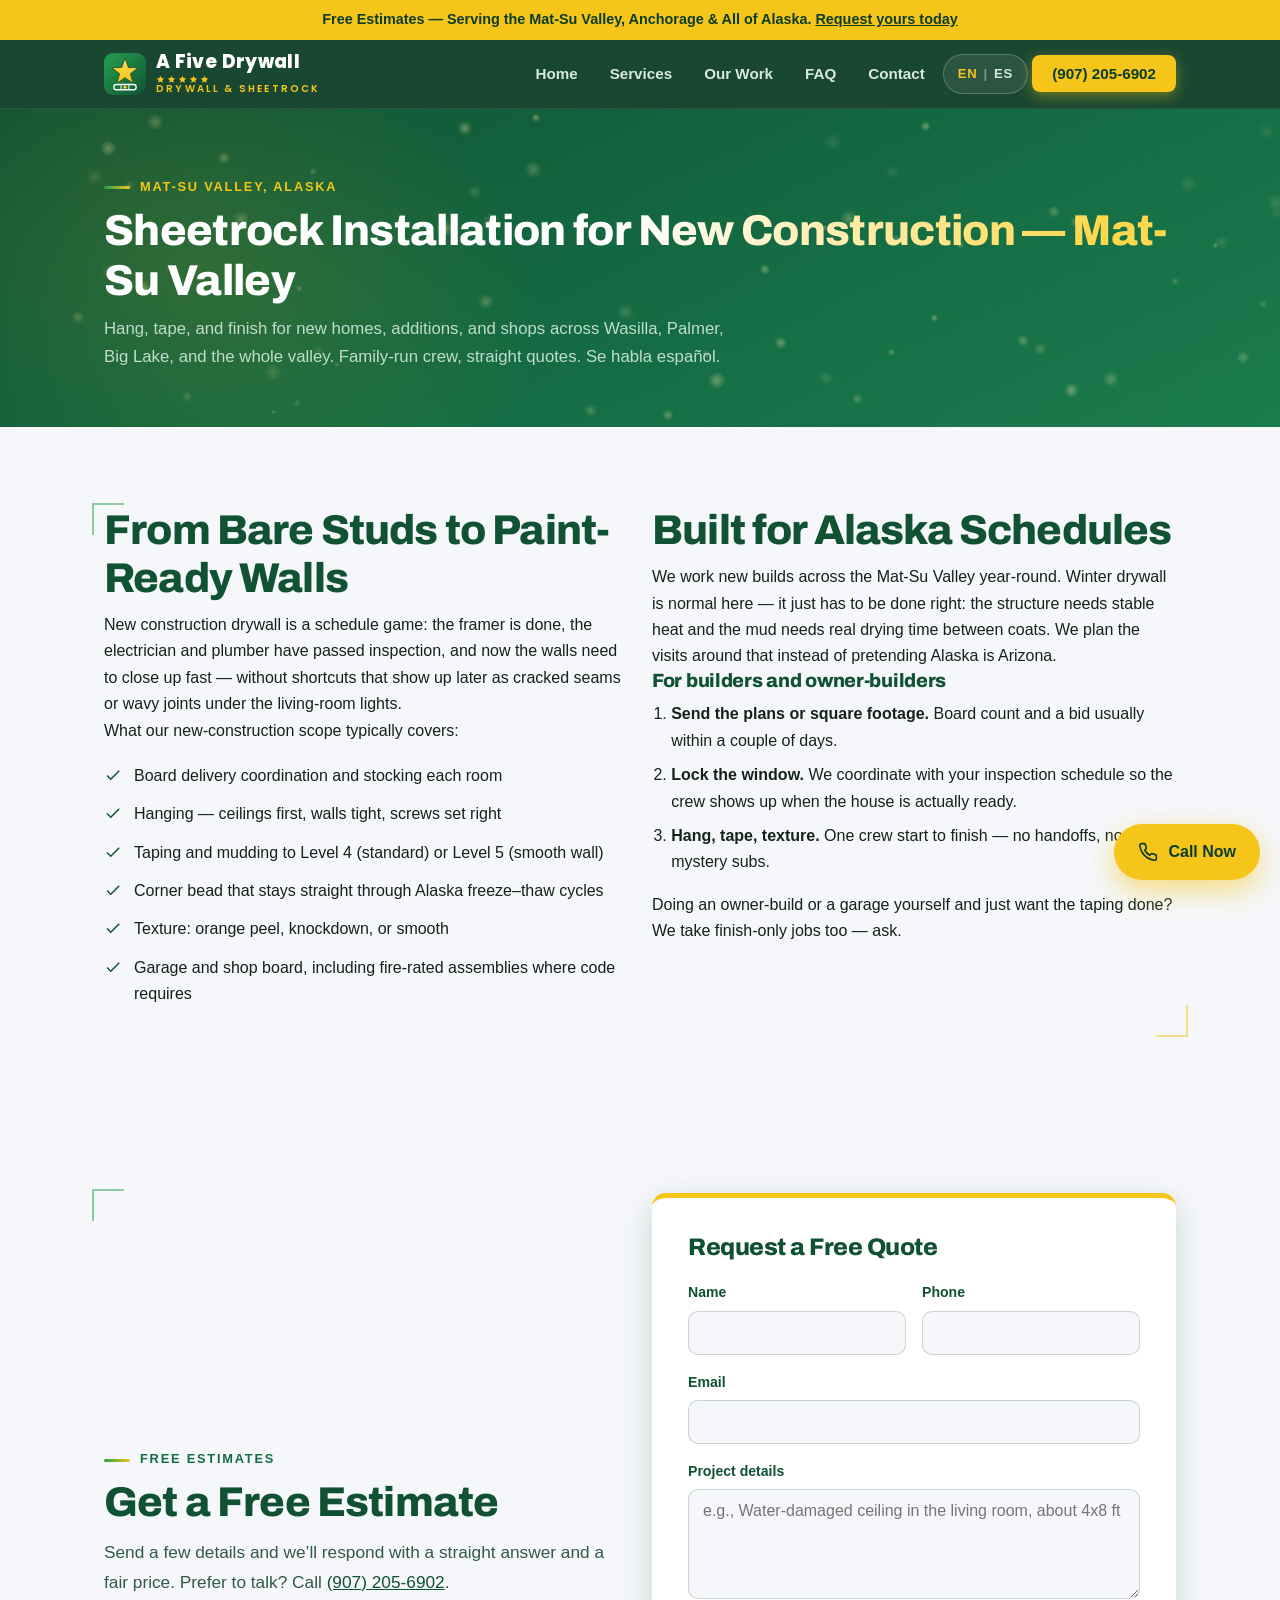
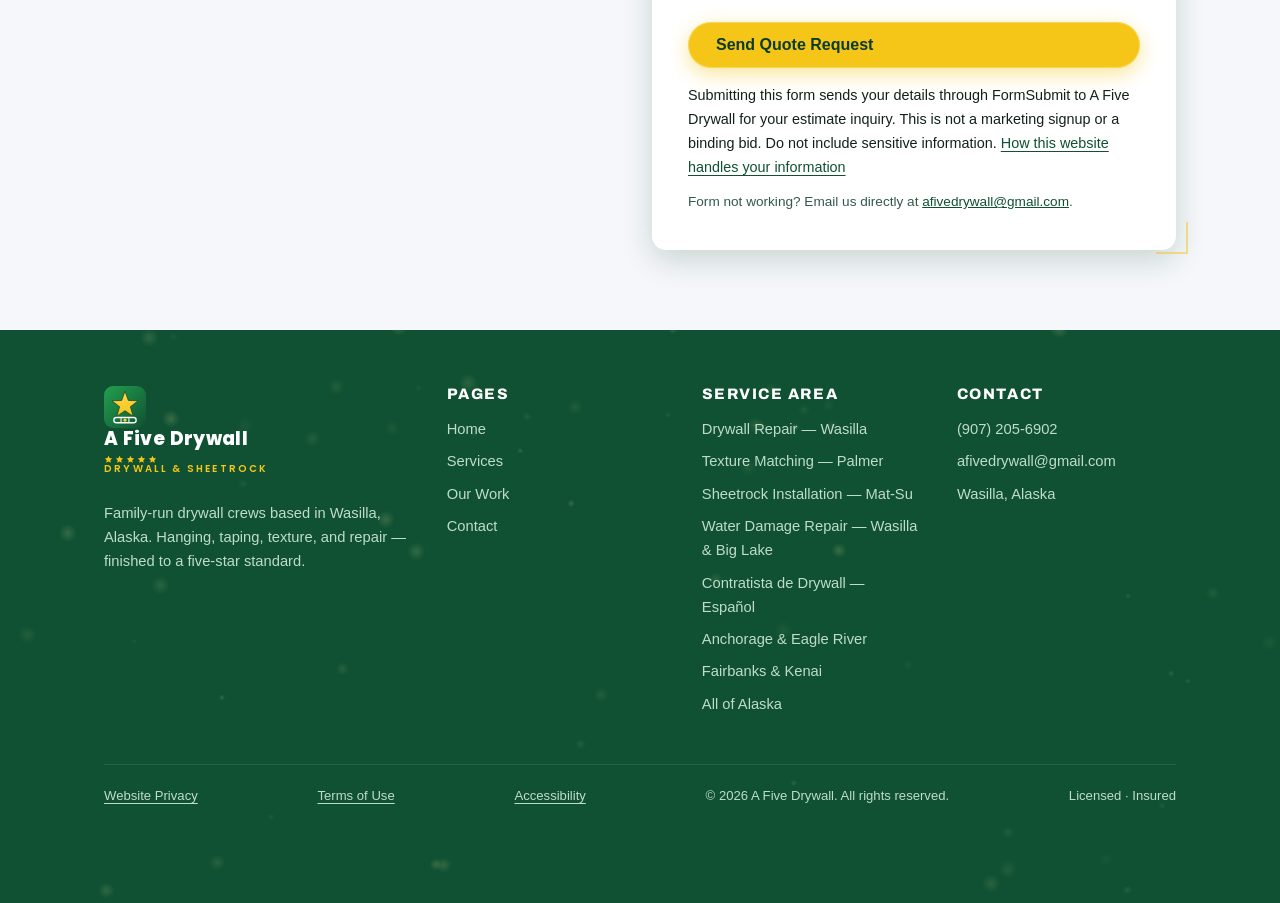
<file: sheetrock-installation-matsu.html>
<!DOCTYPE html>
<html lang="en">
<head>
<meta charset="UTF-8">
<meta name="viewport" content="width=device-width, initial-scale=1.0">
<title>Sheetrock Installation for New Construction — Mat-Su Valley, AK | A Five Drywall</title>
<meta name="description" content="Sheetrock hanging, taping, and finishing for new homes, additions, garages, and shops in Wasilla, Palmer, and the Mat-Su Valley. Family-run crew, free bids — call (907) 205-6902.">
<link rel="canonical" href="https://mrjcarrazco.github.io/afivestar/sheetrock-installation-matsu.html">
<link rel="alternate" hreflang="en" href="https://mrjcarrazco.github.io/afivestar/sheetrock-installation-matsu.html">
<link rel="alternate" hreflang="es" href="https://mrjcarrazco.github.io/afivestar/sheetrock-installation-matsu.html?lang=es">
<link rel="alternate" hreflang="x-default" href="https://mrjcarrazco.github.io/afivestar/sheetrock-installation-matsu.html">
<meta property="og:type" content="website">
<meta property="og:title" content="Sheetrock Installation — Mat-Su Valley | A Five Drywall">
<meta property="og:description" content="Hang, tape, and finish for new construction across the Mat-Su Valley. Free bids from a Wasilla-based family crew.">
<meta property="og:url" content="https://mrjcarrazco.github.io/afivestar/sheetrock-installation-matsu.html">
<meta property="og:image" content="https://mrjcarrazco.github.io/afivestar/assets/og-image.png">
<meta name="theme-color" content="#0f5132">
<link rel="icon" href="data:image/svg+xml,%3Csvg xmlns='http://www.w3.org/2000/svg' viewBox='0 0 64 64'%3E%3Cdefs%3E%3ClinearGradient id='g' x1='0' y1='0' x2='1' y2='1'%3E%3Cstop offset='0' stop-color='%2323A04F'/%3E%3Cstop offset='1' stop-color='%230F5132'/%3E%3C/linearGradient%3E%3C/defs%3E%3Crect width='64' height='64' rx='14' fill='url(%23g)'/%3E%3Cpolygon points='32.00,8.00 37.05,22.04 51.97,22.51 40.18,31.66 44.34,45.99 32.00,37.60 19.66,45.99 23.82,31.66 12.03,22.51 26.95,22.04' fill='%23F5C518' stroke='%230A3B24' stroke-width='1' stroke-linejoin='round'/%3E%3Crect x='15' y='48' width='34' height='8' rx='4' fill='none' stroke='white' stroke-width='2'/%3E%3Cline x1='26' y1='49' x2='26' y2='55' stroke='white' stroke-width='1.6'/%3E%3Cline x1='38' y1='49' x2='38' y2='55' stroke='white' stroke-width='1.6'/%3E%3Ccircle cx='32' cy='52' r='2.4' fill='%23F5C518'/%3E%3C/svg%3E">
<link rel="preconnect" href="https://fonts.googleapis.com">
<link rel="preconnect" href="https://fonts.gstatic.com" crossorigin>
<link href="https://fonts.googleapis.com/css2?family=Archivo:wght@700;800;900&family=Poppins:wght@700;800&display=swap" rel="stylesheet">
<script>document.documentElement.classList.add('js');</script>
<link rel="stylesheet" href="css/styles.css">
<script type="application/ld+json">
{
  "@context": "https://schema.org",
  "@type": "Service",
  "serviceType": "Sheetrock Installation",
  "provider": {"@id": "https://mrjcarrazco.github.io/afivestar/#business"},
  "areaServed": {"@type": "AdministrativeArea", "name": "Matanuska-Susitna Borough, Alaska"},
  "url": "https://mrjcarrazco.github.io/afivestar/sheetrock-installation-matsu.html"
}
</script>
</head>
<body>

<div class="banner">Free Estimates — Serving the Mat-Su Valley, Anchorage &amp; All of Alaska. <a href="contact.html">Request yours today</a></div>

<header class="site-header">
  <nav class="nav container" aria-label="Main navigation">
    <a class="brand" href="index.html" aria-label="A Five Drywall home">
      <svg class="brand-mark" viewBox="0 0 64 64" aria-hidden="true"><defs><linearGradient id="afsgH" x1="0" y1="0" x2="1" y2="1"><stop offset="0" stop-color="#23A04F"/><stop offset="1" stop-color="#0F5132"/></linearGradient><linearGradient id="afsgHg" x1="0" y1="0" x2="0" y2="1"><stop offset="0" stop-color="#FFD84D"/><stop offset="1" stop-color="#F5C518"/></linearGradient></defs><rect width="64" height="64" rx="14" fill="url(#afsgH)"/><polygon points="32.00,8.00 37.05,22.04 51.97,22.51 40.18,31.66 44.34,45.99 32.00,37.60 19.66,45.99 23.82,31.66 12.03,22.51 26.95,22.04" fill="url(#afsgHg)" stroke="#0A3B24" stroke-width="1" stroke-linejoin="round"/><rect x="15" y="48" width="34" height="8" rx="4" fill="none" stroke="#ffffff" stroke-width="2"/><line x1="26" y1="49" x2="26" y2="55" stroke="#ffffff" stroke-width="1.6"/><line x1="38" y1="49" x2="38" y2="55" stroke="#ffffff" stroke-width="1.6"/><circle cx="32" cy="52" r="2.4" fill="url(#afsgHg)"/></svg>
      <span class="brand-name">A Five Drywall<span class="brand-stars" aria-hidden="true"><svg viewBox="0 0 24 24"><path d="M12 2l2.9 6.3 6.9.8-5.1 4.7 1.4 6.8-6.1-3.4-6.1 3.4 1.4-6.8L2.2 9.1l6.9-.8z" fill="currentColor"/></svg><svg viewBox="0 0 24 24"><path d="M12 2l2.9 6.3 6.9.8-5.1 4.7 1.4 6.8-6.1-3.4-6.1 3.4 1.4-6.8L2.2 9.1l6.9-.8z" fill="currentColor"/></svg><svg viewBox="0 0 24 24"><path d="M12 2l2.9 6.3 6.9.8-5.1 4.7 1.4 6.8-6.1-3.4-6.1 3.4 1.4-6.8L2.2 9.1l6.9-.8z" fill="currentColor"/></svg><svg viewBox="0 0 24 24"><path d="M12 2l2.9 6.3 6.9.8-5.1 4.7 1.4 6.8-6.1-3.4-6.1 3.4 1.4-6.8L2.2 9.1l6.9-.8z" fill="currentColor"/></svg><svg viewBox="0 0 24 24"><path d="M12 2l2.9 6.3 6.9.8-5.1 4.7 1.4 6.8-6.1-3.4-6.1 3.4 1.4-6.8L2.2 9.1l6.9-.8z" fill="currentColor"/></svg></span><small>Drywall &amp; Sheetrock</small></span>
    </a>
    <button class="nav-toggle" aria-label="Toggle menu" aria-expanded="false">
      <span></span><span></span><span></span>
    </button>
    <ul class="nav-links">
      <li><a href="index.html">Home</a></li>
      <li><a href="services.html">Services</a></li>
      <li><a href="gallery.html">Our Work</a></li>
      <li><a href="index.html#faq">FAQ</a></li>
      <li><a href="contact.html">Contact</a></li>
      <li><button class="lang-toggle" type="button" aria-pressed="false" aria-label="Switch language / Cambiar idioma"><span class="lang-en lang-active">EN</span><span class="lang-sep">|</span><span class="lang-es">ES</span></button></li>
      <li><a class="nav-cta" href="tel:+19072056902">(907) 205-6902</a></li>
    </ul>
  </nav>
</header>

<main>

<section class="page-hero">
  <div class="container">
    <span class="kicker">Mat-Su Valley, Alaska</span>
    <h1>Sheetrock Installation for New Construction — Mat-Su Valley</h1>
    <p>Hang, tape, and finish for new homes, additions, and shops across Wasilla, Palmer, Big Lake, and the whole valley. Family-run crew, straight quotes. Se habla español.</p>
  </div>
</section>

<section class="section">
  <div class="container">
    <div class="grid-2">
      <div>
        <h2>From Bare Studs to Paint-Ready Walls</h2>
        <p>New construction drywall is a schedule game: the framer is done, the electrician and plumber have passed inspection, and now the walls need to close up fast — without shortcuts that show up later as cracked seams or wavy joints under the living-room lights.</p>
        <p>What our new-construction scope typically covers:</p>
        <ul class="checklist">
          <li>Board delivery coordination and stocking each room</li>
          <li>Hanging — ceilings first, walls tight, screws set right</li>
          <li>Taping and mudding to Level 4 (standard) or Level 5 (smooth wall)</li>
          <li>Corner bead that stays straight through Alaska freeze–thaw cycles</li>
          <li>Texture: orange peel, knockdown, or smooth</li>
          <li>Garage and shop board, including fire-rated assemblies where code requires</li>
        </ul>
      </div>
      <div>
        <h2>Built for Alaska Schedules</h2>
        <p>We work new builds across the Mat-Su Valley year-round. Winter drywall is normal here — it just has to be done right: the structure needs stable heat and the mud needs real drying time between coats. We plan the visits around that instead of pretending Alaska is Arizona.</p>
        <h3>For builders and owner-builders</h3>
        <ol class="steps-list">
          <li><strong>Send the plans or square footage.</strong> Board count and a bid usually within a couple of days.</li>
          <li><strong>Lock the window.</strong> We coordinate with your inspection schedule so the crew shows up when the house is actually ready.</li>
          <li><strong>Hang, tape, texture.</strong> One crew start to finish — no handoffs, no mystery subs.</li>
        </ol>
        <p>Doing an owner-build or a garage yourself and just want the taping done? We take finish-only jobs too — ask.</p>
      </div>
    </div>
  </div>
</section>

<section class="section" id="quote">
  <div class="container">
    <div class="grid-2" style="align-items:center;">
      <div>
        <span class="kicker">Free Estimates</span>
        <h2>Get a Free Estimate</h2>
        <p class="lead">Send a few details and we’ll respond with a straight answer and a fair price. Prefer to talk? Call <a href="tel:+19072056902">(907) 205-6902</a>.</p>
      </div>
      <form class="quote-panel" action="https://formsubmit.co/afivedrywall@gmail.com" method="POST">
        <h2>Request a Free Quote</h2>
        <input type="hidden" name="_subject" value="New estimate request — A Five Drywall website">
        <input type="hidden" name="_next" value="https://mrjcarrazco.github.io/afivestar/thanks.html">
        <input type="hidden" name="_captcha" value="false">
        <input type="hidden" name="_template" value="table">
        <div class="form-grid">
          <label class="field">Name<input type="text" name="name" required autocomplete="name"></label>
          <label class="field">Phone<input type="tel" name="phone" required autocomplete="tel"></label>
          <label class="field full">Email<input type="email" name="email" autocomplete="email"></label>
          <label class="field full">Project details<textarea name="message" placeholder="e.g., Water-damaged ceiling in the living room, about 4x8 ft" required></textarea></label>
          <button class="btn btn-primary full" type="submit">Send Quote Request</button>
        </div>
        <p class="privacy-form-note"><span>Submitting this form sends your details through FormSubmit to A Five Drywall for your estimate inquiry. This is not a marketing signup or a binding bid. Do not include sensitive information.</span> <a href="contact.html#privacy">How this website handles your information</a></p>
        <p class="form-note">Form not working? Email us directly at <a href="mailto:afivedrywall@gmail.com">afivedrywall@gmail.com</a>.</p>
      </form>
    </div>
  </div>
</section>

</main>

<footer class="site-footer">
  <div class="container">
    <div class="footer-grid">
      <div>
        <a class="brand" href="index.html" style="margin-bottom:14px;">
          <svg class="brand-mark" viewBox="0 0 64 64" aria-hidden="true"><defs><linearGradient id="afsgF" x1="0" y1="0" x2="1" y2="1"><stop offset="0" stop-color="#23A04F"/><stop offset="1" stop-color="#0F5132"/></linearGradient><linearGradient id="afsgFg" x1="0" y1="0" x2="0" y2="1"><stop offset="0" stop-color="#FFD84D"/><stop offset="1" stop-color="#F5C518"/></linearGradient></defs><rect width="64" height="64" rx="14" fill="url(#afsgF)"/><polygon points="32.00,8.00 37.05,22.04 51.97,22.51 40.18,31.66 44.34,45.99 32.00,37.60 19.66,45.99 23.82,31.66 12.03,22.51 26.95,22.04" fill="url(#afsgFg)" stroke="#0A3B24" stroke-width="1" stroke-linejoin="round"/><rect x="15" y="48" width="34" height="8" rx="4" fill="none" stroke="#ffffff" stroke-width="2"/><line x1="26" y1="49" x2="26" y2="55" stroke="#ffffff" stroke-width="1.6"/><line x1="38" y1="49" x2="38" y2="55" stroke="#ffffff" stroke-width="1.6"/><circle cx="32" cy="52" r="2.4" fill="url(#afsgFg)"/></svg>
          <span class="brand-name">A Five Drywall<span class="brand-stars" aria-hidden="true"><svg viewBox="0 0 24 24"><path d="M12 2l2.9 6.3 6.9.8-5.1 4.7 1.4 6.8-6.1-3.4-6.1 3.4 1.4-6.8L2.2 9.1l6.9-.8z" fill="currentColor"/></svg><svg viewBox="0 0 24 24"><path d="M12 2l2.9 6.3 6.9.8-5.1 4.7 1.4 6.8-6.1-3.4-6.1 3.4 1.4-6.8L2.2 9.1l6.9-.8z" fill="currentColor"/></svg><svg viewBox="0 0 24 24"><path d="M12 2l2.9 6.3 6.9.8-5.1 4.7 1.4 6.8-6.1-3.4-6.1 3.4 1.4-6.8L2.2 9.1l6.9-.8z" fill="currentColor"/></svg><svg viewBox="0 0 24 24"><path d="M12 2l2.9 6.3 6.9.8-5.1 4.7 1.4 6.8-6.1-3.4-6.1 3.4 1.4-6.8L2.2 9.1l6.9-.8z" fill="currentColor"/></svg><svg viewBox="0 0 24 24"><path d="M12 2l2.9 6.3 6.9.8-5.1 4.7 1.4 6.8-6.1-3.4-6.1 3.4 1.4-6.8L2.2 9.1l6.9-.8z" fill="currentColor"/></svg></span><small>Drywall &amp; Sheetrock</small></span>
        </a>
        <p style="margin-top:12px;">Family-run drywall crews based in Wasilla, Alaska. Hanging, taping, texture, and repair — finished to a five-star standard.</p>
      </div>
      <div>
        <h4>Pages</h4>
        <ul>
          <li><a href="index.html">Home</a></li>
          <li><a href="services.html">Services</a></li>
          <li><a href="gallery.html">Our Work</a></li>
          <li><a href="contact.html">Contact</a></li>
        </ul>
      </div>
      <div>
        <h4>Service Area</h4>
        <ul>
          <li><a href="drywall-repair-wasilla.html">Drywall Repair — Wasilla</a></li>
          <li><a href="texture-matching-palmer.html">Texture Matching — Palmer</a></li>
          <li><a href="sheetrock-installation-matsu.html">Sheetrock Installation — Mat-Su</a></li>
          <li><a href="water-damage-ceiling-repair-wasilla.html">Water Damage Repair — Wasilla &amp; Big Lake</a></li>
          <li><a href="contratista-drywall-wasilla-palmer.html">Contratista de Drywall — Español</a></li>
          <li>Anchorage &amp; Eagle River</li>
          <li>Fairbanks &amp; Kenai</li>
          <li>All of Alaska</li>
        </ul>
      </div>
      <div>
        <h4>Contact</h4>
        <ul>
          <li><a href="tel:+19072056902">(907) 205-6902</a></li>
          <li><a href="mailto:afivedrywall@gmail.com">afivedrywall@gmail.com</a></li>
          <li>Wasilla, Alaska</li>
        </ul>
      </div>
    </div>
    <div class="footer-bottom">
      <a class="privacy-link" href="contact.html#privacy">Website Privacy</a>
      <a class="privacy-link" href="contact.html#terms">Terms of Use</a>
      <a class="privacy-link" href="contact.html#accessibility">Accessibility</a>
      <span>&copy; 2026 A Five Drywall. All rights reserved.</span>
      <span>Licensed &middot; Insured</span>
    </div>
  </div>
</footer>

<a class="call-fab" href="tel:+19072056902" aria-label="Call A Five Drywall at (907) 205-6902">
  <svg viewBox="0 0 24 24" fill="none" stroke="currentColor" stroke-width="2" aria-hidden="true"><path d="M22 16.92v3a2 2 0 0 1-2.18 2 19.79 19.79 0 0 1-8.63-3.07 19.5 19.5 0 0 1-6-6 19.79 19.79 0 0 1-3.07-8.67A2 2 0 0 1 4.11 2h3a2 2 0 0 1 2 1.72c.127.96.361 1.903.7 2.81a2 2 0 0 1-.45 2.11L8.09 9.91a16 16 0 0 0 6 6l1.27-1.27a2 2 0 0 1 2.11-.45c.907.339 1.85.573 2.81.7A2 2 0 0 1 22 16.92z"/></svg>
  Call Now
</a>

<script>
(function(){function go(){var els=document.querySelectorAll('.reveal');for(var i=0;i<els.length;i++){els[i].className+=' in'}
var d=document.documentElement;if((' '+d.className+' ').indexOf(' mjs-ok ')===-1){if((' '+d.className+' ').indexOf(' anim-fallback ')===-1){d.className+=' anim-fallback'}
var wb=document.getElementById('wallbuilder');if(wb&&(' '+wb.className+' ').indexOf(' wb-live ')===-1&&(' '+wb.className+' ').indexOf(' wb-done ')===-1){wb.className+=' wb-done'}}}
if(window.addEventListener){window.addEventListener('load',function(){setTimeout(go,2000)});setTimeout(go,4000)}else{setTimeout(go,4000)}})();
</script>
<script src="js/main.js"></script>
<script src="js/i18n.js"></script>
</body>
</html>
</file>
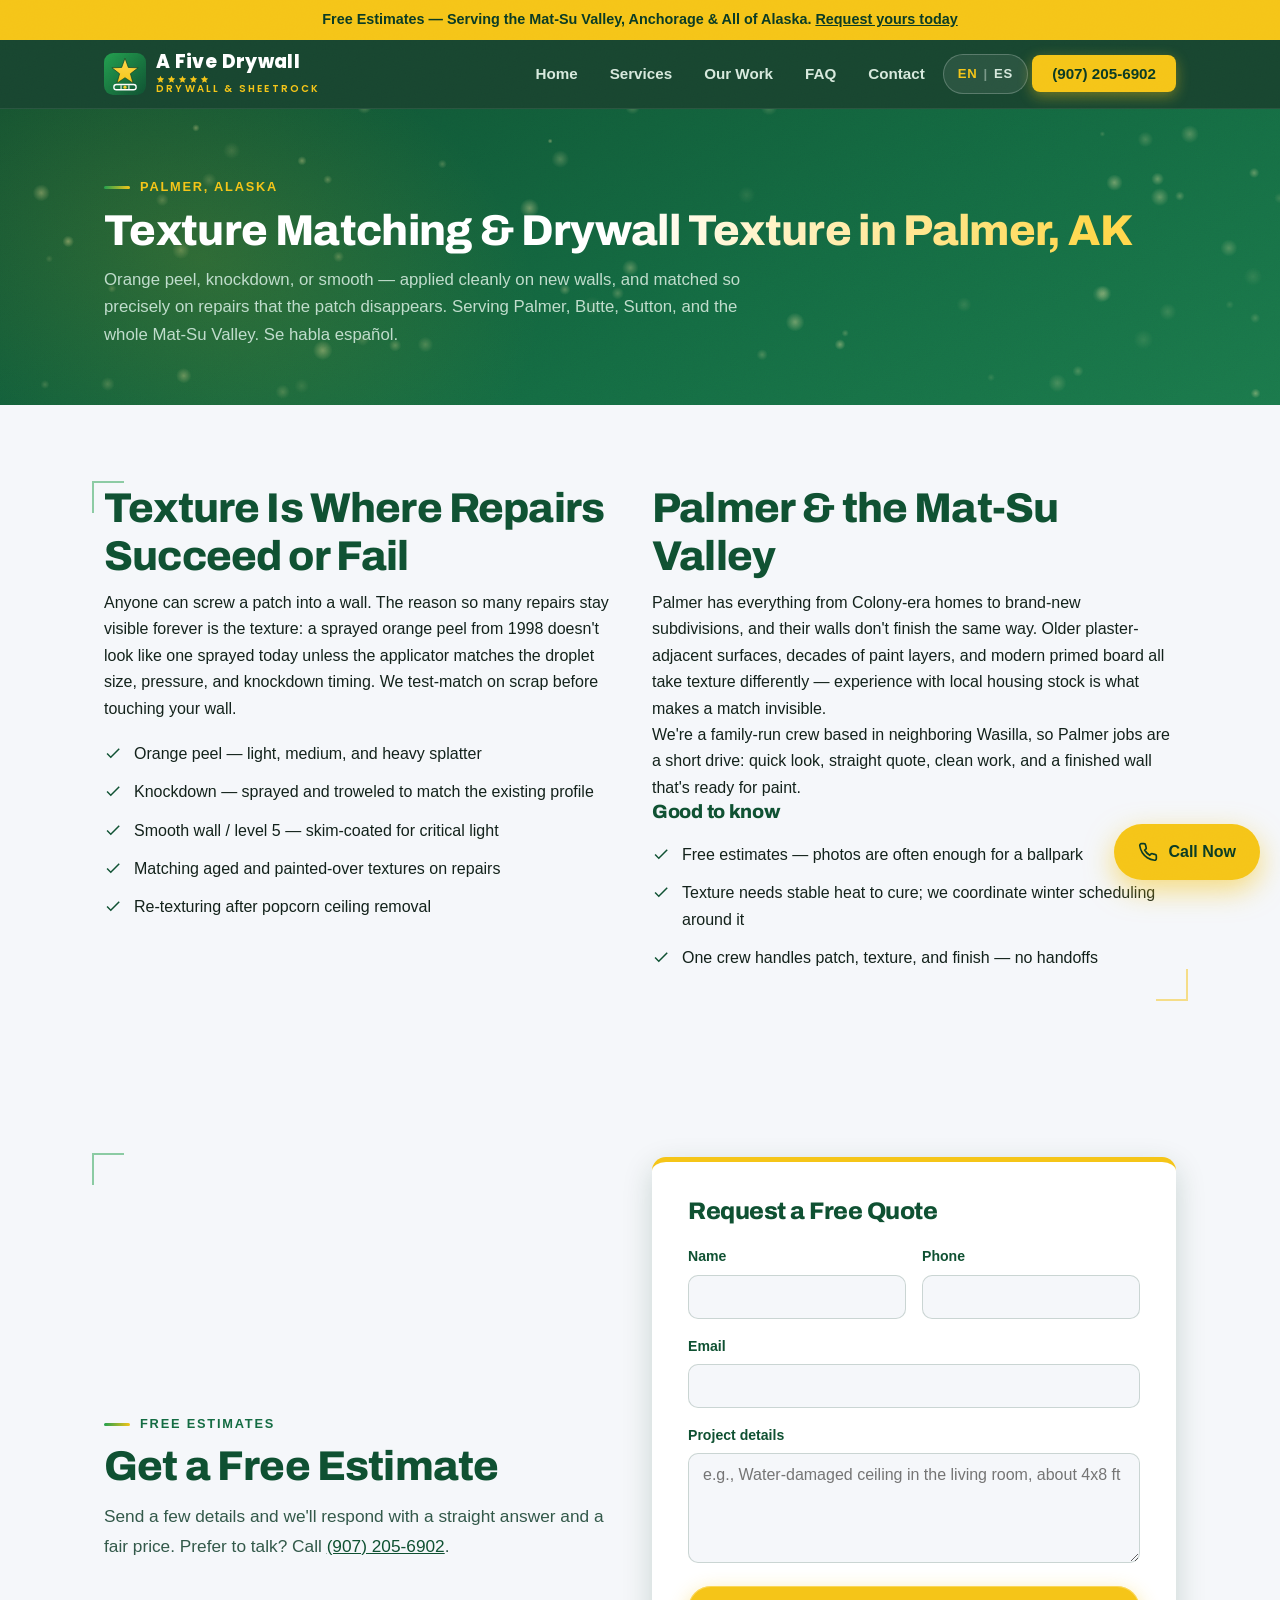
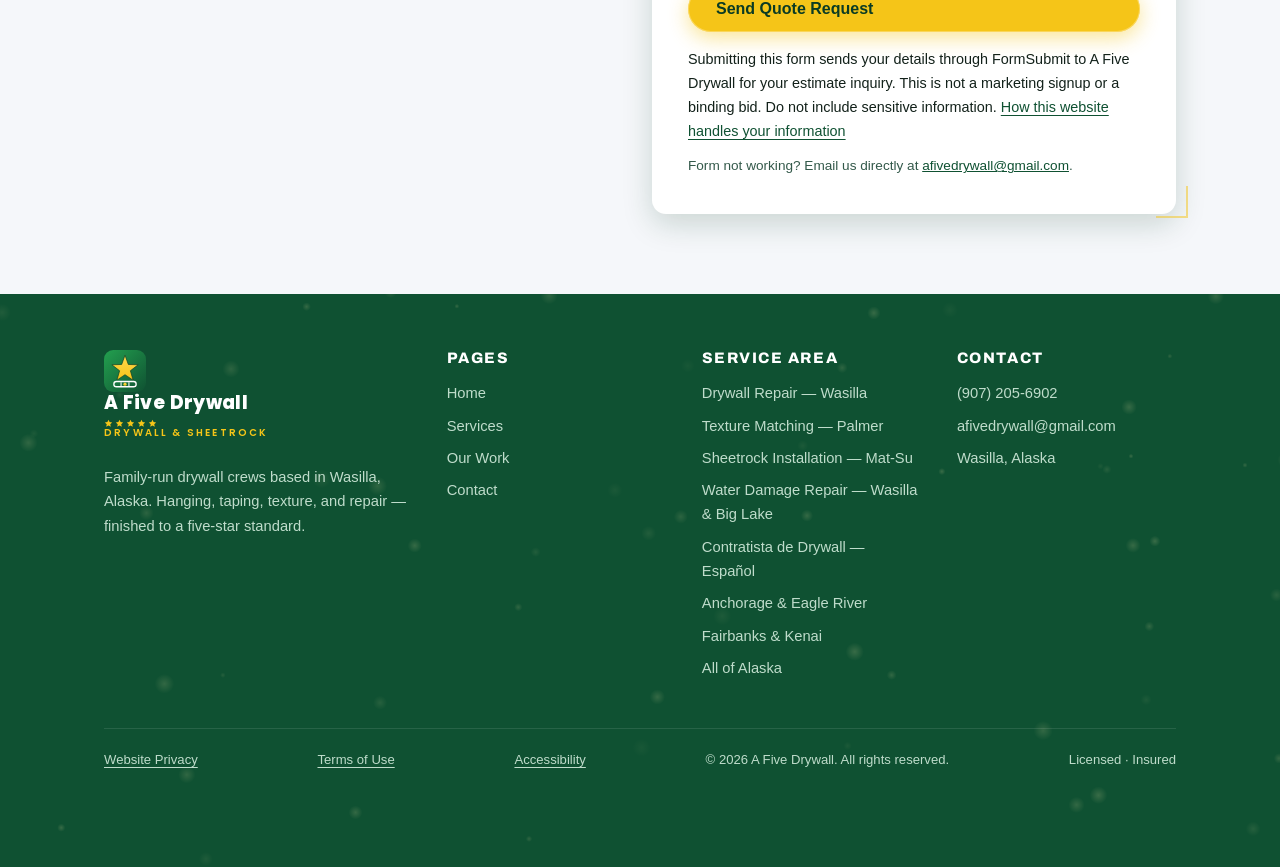
<file: texture-matching-palmer.html>
<!DOCTYPE html>
<html lang="en">
<head>
<meta charset="UTF-8">
<meta name="viewport" content="width=device-width, initial-scale=1.0">
<title>Texture Matching &amp; Drywall Texture in Palmer, AK | Orange Peel, Knockdown — A Five Drywall</title>
<meta name="description" content="Drywall texture and texture matching in Palmer, Alaska: orange peel, knockdown, and smooth finishes — plus expert matching so patches blend into existing walls. Free estimates, call (907) 205-6902.">
<link rel="canonical" href="https://mrjcarrazco.github.io/afivestar/texture-matching-palmer.html">
<link rel="alternate" hreflang="en" href="https://mrjcarrazco.github.io/afivestar/texture-matching-palmer.html">
<link rel="alternate" hreflang="es" href="https://mrjcarrazco.github.io/afivestar/texture-matching-palmer.html?lang=es">
<link rel="alternate" hreflang="x-default" href="https://mrjcarrazco.github.io/afivestar/texture-matching-palmer.html">
<meta property="og:type" content="website">
<meta property="og:title" content="Texture Matching in Palmer, AK — A Five Drywall">
<meta property="og:description" content="Orange peel, knockdown, and smooth-wall texture — applied and matched by an experienced Mat-Su crew. Free estimates.">
<meta property="og:url" content="https://mrjcarrazco.github.io/afivestar/texture-matching-palmer.html">
<meta property="og:image" content="https://mrjcarrazco.github.io/afivestar/assets/og-image.png">
<meta name="theme-color" content="#0f5132">
<link rel="icon" href="data:image/svg+xml,%3Csvg xmlns='http://www.w3.org/2000/svg' viewBox='0 0 64 64'%3E%3Cdefs%3E%3ClinearGradient id='g' x1='0' y1='0' x2='1' y2='1'%3E%3Cstop offset='0' stop-color='%2323A04F'/%3E%3Cstop offset='1' stop-color='%230F5132'/%3E%3C/linearGradient%3E%3C/defs%3E%3Crect width='64' height='64' rx='14' fill='url(%23g)'/%3E%3Cpolygon points='32.00,8.00 37.05,22.04 51.97,22.51 40.18,31.66 44.34,45.99 32.00,37.60 19.66,45.99 23.82,31.66 12.03,22.51 26.95,22.04' fill='%23F5C518' stroke='%230A3B24' stroke-width='1' stroke-linejoin='round'/%3E%3Crect x='15' y='48' width='34' height='8' rx='4' fill='none' stroke='white' stroke-width='2'/%3E%3Cline x1='26' y1='49' x2='26' y2='55' stroke='white' stroke-width='1.6'/%3E%3Cline x1='38' y1='49' x2='38' y2='55' stroke='white' stroke-width='1.6'/%3E%3Ccircle cx='32' cy='52' r='2.4' fill='%23F5C518'/%3E%3C/svg%3E">
<link rel="preconnect" href="https://fonts.googleapis.com">
<link rel="preconnect" href="https://fonts.gstatic.com" crossorigin>
<link href="https://fonts.googleapis.com/css2?family=Archivo:wght@700;800;900&family=Poppins:wght@700;800&display=swap" rel="stylesheet">
<script>document.documentElement.classList.add('js');</script>
<link rel="stylesheet" href="css/styles.css">
<script type="application/ld+json">
{
  "@context": "https://schema.org",
  "@type": "Service",
  "serviceType": "Drywall Texture and Texture Matching",
  "provider": {"@id": "https://mrjcarrazco.github.io/afivestar/#business"},
  "areaServed": {"@type": "City", "name": "Palmer", "containedInPlace": {"@type": "AdministrativeArea", "name": "Matanuska-Susitna Borough, Alaska"}},
  "url": "https://mrjcarrazco.github.io/afivestar/texture-matching-palmer.html"
}
</script>
</head>
<body>

<div class="banner">Free Estimates — Serving the Mat-Su Valley, Anchorage &amp; All of Alaska. <a href="contact.html">Request yours today</a></div>

<header class="site-header">
  <nav class="nav container" aria-label="Main navigation">
    <a class="brand" href="index.html" aria-label="A Five Drywall home">
      <svg class="brand-mark" viewBox="0 0 64 64" aria-hidden="true"><defs><linearGradient id="afsgH" x1="0" y1="0" x2="1" y2="1"><stop offset="0" stop-color="#23A04F"/><stop offset="1" stop-color="#0F5132"/></linearGradient><linearGradient id="afsgHg" x1="0" y1="0" x2="0" y2="1"><stop offset="0" stop-color="#FFD84D"/><stop offset="1" stop-color="#F5C518"/></linearGradient></defs><rect width="64" height="64" rx="14" fill="url(#afsgH)"/><polygon points="32.00,8.00 37.05,22.04 51.97,22.51 40.18,31.66 44.34,45.99 32.00,37.60 19.66,45.99 23.82,31.66 12.03,22.51 26.95,22.04" fill="url(#afsgHg)" stroke="#0A3B24" stroke-width="1" stroke-linejoin="round"/><rect x="15" y="48" width="34" height="8" rx="4" fill="none" stroke="#ffffff" stroke-width="2"/><line x1="26" y1="49" x2="26" y2="55" stroke="#ffffff" stroke-width="1.6"/><line x1="38" y1="49" x2="38" y2="55" stroke="#ffffff" stroke-width="1.6"/><circle cx="32" cy="52" r="2.4" fill="url(#afsgHg)"/></svg>
      <span class="brand-name">A Five Drywall<span class="brand-stars" aria-hidden="true"><svg viewBox="0 0 24 24"><path d="M12 2l2.9 6.3 6.9.8-5.1 4.7 1.4 6.8-6.1-3.4-6.1 3.4 1.4-6.8L2.2 9.1l6.9-.8z" fill="currentColor"/></svg><svg viewBox="0 0 24 24"><path d="M12 2l2.9 6.3 6.9.8-5.1 4.7 1.4 6.8-6.1-3.4-6.1 3.4 1.4-6.8L2.2 9.1l6.9-.8z" fill="currentColor"/></svg><svg viewBox="0 0 24 24"><path d="M12 2l2.9 6.3 6.9.8-5.1 4.7 1.4 6.8-6.1-3.4-6.1 3.4 1.4-6.8L2.2 9.1l6.9-.8z" fill="currentColor"/></svg><svg viewBox="0 0 24 24"><path d="M12 2l2.9 6.3 6.9.8-5.1 4.7 1.4 6.8-6.1-3.4-6.1 3.4 1.4-6.8L2.2 9.1l6.9-.8z" fill="currentColor"/></svg><svg viewBox="0 0 24 24"><path d="M12 2l2.9 6.3 6.9.8-5.1 4.7 1.4 6.8-6.1-3.4-6.1 3.4 1.4-6.8L2.2 9.1l6.9-.8z" fill="currentColor"/></svg></span><small>Drywall &amp; Sheetrock</small></span>
    </a>
    <button class="nav-toggle" aria-label="Toggle menu" aria-expanded="false">
      <span></span><span></span><span></span>
    </button>
    <ul class="nav-links">
      <li><a href="index.html">Home</a></li>
      <li><a href="services.html">Services</a></li>
      <li><a href="gallery.html">Our Work</a></li>
      <li><a href="index.html#faq">FAQ</a></li>
      <li><a href="contact.html">Contact</a></li>
      <li><button class="lang-toggle" type="button" aria-pressed="false" aria-label="Switch language / Cambiar idioma"><span class="lang-en lang-active">EN</span><span class="lang-sep">|</span><span class="lang-es">ES</span></button></li>
      <li><a class="nav-cta" href="tel:+19072056902">(907) 205-6902</a></li>
    </ul>
  </nav>
</header>

<main>

<section class="page-hero">
  <div class="container">
    <span class="kicker">Palmer, Alaska</span>
    <h1>Texture Matching &amp; Drywall Texture in Palmer, AK</h1>
    <p>Orange peel, knockdown, or smooth — applied cleanly on new walls, and matched so precisely on repairs that the patch disappears. Serving Palmer, Butte, Sutton, and the whole Mat-Su Valley. Se habla español.</p>
  </div>
</section>

<section class="section">
  <div class="container">
    <div class="grid-2">
      <div>
        <h2>Texture Is Where Repairs Succeed or Fail</h2>
        <p>Anyone can screw a patch into a wall. The reason so many repairs stay visible forever is the texture: a sprayed orange peel from 1998 doesn't look like one sprayed today unless the applicator matches the droplet size, pressure, and knockdown timing. We test-match on scrap before touching your wall.</p>
        <ul class="checklist">
          <li>Orange peel — light, medium, and heavy splatter</li>
          <li>Knockdown — sprayed and troweled to match the existing profile</li>
          <li>Smooth wall / level 5 — skim-coated for critical light</li>
          <li>Matching aged and painted-over textures on repairs</li>
          <li>Re-texturing after popcorn ceiling removal</li>
        </ul>
      </div>
      <div>
        <h2>Palmer &amp; the Mat-Su Valley</h2>
        <p>Palmer has everything from Colony-era homes to brand-new subdivisions, and their walls don't finish the same way. Older plaster-adjacent surfaces, decades of paint layers, and modern primed board all take texture differently — experience with local housing stock is what makes a match invisible.</p>
        <p>We're a family-run crew based in neighboring Wasilla, so Palmer jobs are a short drive: quick look, straight quote, clean work, and a finished wall that's ready for paint.</p>
        <h3>Good to know</h3>
        <ul class="checklist">
          <li>Free estimates — photos are often enough for a ballpark</li>
          <li>Texture needs stable heat to cure; we coordinate winter scheduling around it</li>
          <li>One crew handles patch, texture, and finish — no handoffs</li>
        </ul>
      </div>
    </div>
  </div>
</section>

<section class="section" id="quote">
  <div class="container">
    <div class="grid-2" style="align-items:center;">
      <div>
        <span class="kicker">Free Estimates</span>
        <h2>Get a Free Estimate</h2>
        <p class="lead">Send a few details and we'll respond with a straight answer and a fair price. Prefer to talk? Call <a href="tel:+19072056902">(907) 205-6902</a>.</p>
      </div>
      <form class="quote-panel" action="https://formsubmit.co/afivedrywall@gmail.com" method="POST">
        <h2>Request a Free Quote</h2>
        <input type="hidden" name="_subject" value="New estimate request — A Five Drywall website">
        <input type="hidden" name="_next" value="https://mrjcarrazco.github.io/afivestar/thanks.html">
        <input type="hidden" name="_captcha" value="false">
        <input type="hidden" name="_template" value="table">
        <div class="form-grid">
          <label class="field">Name<input type="text" name="name" required autocomplete="name"></label>
          <label class="field">Phone<input type="tel" name="phone" required autocomplete="tel"></label>
          <label class="field full">Email<input type="email" name="email" autocomplete="email"></label>
          <label class="field full">Project details<textarea name="message" placeholder="e.g., Water-damaged ceiling in the living room, about 4x8 ft" required></textarea></label>
          <button class="btn btn-primary full" type="submit">Send Quote Request</button>
        </div>
        <p class="privacy-form-note"><span>Submitting this form sends your details through FormSubmit to A Five Drywall for your estimate inquiry. This is not a marketing signup or a binding bid. Do not include sensitive information.</span> <a href="contact.html#privacy">How this website handles your information</a></p>
        <p class="form-note">Form not working? Email us directly at <a href="mailto:afivedrywall@gmail.com">afivedrywall@gmail.com</a>.</p>
      </form>
    </div>
  </div>
</section>

</main>

<footer class="site-footer">
  <div class="container">
    <div class="footer-grid">
      <div>
        <a class="brand" href="index.html" style="margin-bottom:14px;">
          <svg class="brand-mark" viewBox="0 0 64 64" aria-hidden="true"><defs><linearGradient id="afsgF" x1="0" y1="0" x2="1" y2="1"><stop offset="0" stop-color="#23A04F"/><stop offset="1" stop-color="#0F5132"/></linearGradient><linearGradient id="afsgFg" x1="0" y1="0" x2="0" y2="1"><stop offset="0" stop-color="#FFD84D"/><stop offset="1" stop-color="#F5C518"/></linearGradient></defs><rect width="64" height="64" rx="14" fill="url(#afsgF)"/><polygon points="32.00,8.00 37.05,22.04 51.97,22.51 40.18,31.66 44.34,45.99 32.00,37.60 19.66,45.99 23.82,31.66 12.03,22.51 26.95,22.04" fill="url(#afsgFg)" stroke="#0A3B24" stroke-width="1" stroke-linejoin="round"/><rect x="15" y="48" width="34" height="8" rx="4" fill="none" stroke="#ffffff" stroke-width="2"/><line x1="26" y1="49" x2="26" y2="55" stroke="#ffffff" stroke-width="1.6"/><line x1="38" y1="49" x2="38" y2="55" stroke="#ffffff" stroke-width="1.6"/><circle cx="32" cy="52" r="2.4" fill="url(#afsgFg)"/></svg>
          <span class="brand-name">A Five Drywall<span class="brand-stars" aria-hidden="true"><svg viewBox="0 0 24 24"><path d="M12 2l2.9 6.3 6.9.8-5.1 4.7 1.4 6.8-6.1-3.4-6.1 3.4 1.4-6.8L2.2 9.1l6.9-.8z" fill="currentColor"/></svg><svg viewBox="0 0 24 24"><path d="M12 2l2.9 6.3 6.9.8-5.1 4.7 1.4 6.8-6.1-3.4-6.1 3.4 1.4-6.8L2.2 9.1l6.9-.8z" fill="currentColor"/></svg><svg viewBox="0 0 24 24"><path d="M12 2l2.9 6.3 6.9.8-5.1 4.7 1.4 6.8-6.1-3.4-6.1 3.4 1.4-6.8L2.2 9.1l6.9-.8z" fill="currentColor"/></svg><svg viewBox="0 0 24 24"><path d="M12 2l2.9 6.3 6.9.8-5.1 4.7 1.4 6.8-6.1-3.4-6.1 3.4 1.4-6.8L2.2 9.1l6.9-.8z" fill="currentColor"/></svg><svg viewBox="0 0 24 24"><path d="M12 2l2.9 6.3 6.9.8-5.1 4.7 1.4 6.8-6.1-3.4-6.1 3.4 1.4-6.8L2.2 9.1l6.9-.8z" fill="currentColor"/></svg></span><small>Drywall &amp; Sheetrock</small></span>
        </a>
        <p style="margin-top:12px;">Family-run drywall crews based in Wasilla, Alaska. Hanging, taping, texture, and repair — finished to a five-star standard.</p>
      </div>
      <div>
        <h4>Pages</h4>
        <ul>
          <li><a href="index.html">Home</a></li>
          <li><a href="services.html">Services</a></li>
          <li><a href="gallery.html">Our Work</a></li>
          <li><a href="contact.html">Contact</a></li>
        </ul>
      </div>
      <div>
        <h4>Service Area</h4>
        <ul>
          <li><a href="drywall-repair-wasilla.html">Drywall Repair — Wasilla</a></li>
          <li><a href="texture-matching-palmer.html">Texture Matching — Palmer</a></li>
          <li><a href="sheetrock-installation-matsu.html">Sheetrock Installation — Mat-Su</a></li>
          <li><a href="water-damage-ceiling-repair-wasilla.html">Water Damage Repair — Wasilla &amp; Big Lake</a></li>
          <li><a href="contratista-drywall-wasilla-palmer.html">Contratista de Drywall — Español</a></li>
          <li>Anchorage &amp; Eagle River</li>
          <li>Fairbanks &amp; Kenai</li>
          <li>All of Alaska</li>
        </ul>
      </div>
      <div>
        <h4>Contact</h4>
        <ul>
          <li><a href="tel:+19072056902">(907) 205-6902</a></li>
          <li><a href="mailto:afivedrywall@gmail.com">afivedrywall@gmail.com</a></li>
          <li>Wasilla, Alaska</li>
        </ul>
      </div>
    </div>
    <div class="footer-bottom">
      <a class="privacy-link" href="contact.html#privacy">Website Privacy</a>
      <a class="privacy-link" href="contact.html#terms">Terms of Use</a>
      <a class="privacy-link" href="contact.html#accessibility">Accessibility</a>
      <span>&copy; 2026 A Five Drywall. All rights reserved.</span>
      <span>Licensed &middot; Insured</span>
    </div>
  </div>
</footer>

<a class="call-fab" href="tel:+19072056902" aria-label="Call A Five Drywall at (907) 205-6902">
  <svg viewBox="0 0 24 24" fill="none" stroke="currentColor" stroke-width="2" aria-hidden="true"><path d="M22 16.92v3a2 2 0 0 1-2.18 2 19.79 19.79 0 0 1-8.63-3.07 19.5 19.5 0 0 1-6-6 19.79 19.79 0 0 1-3.07-8.67A2 2 0 0 1 4.11 2h3a2 2 0 0 1 2 1.72c.127.96.361 1.903.7 2.81a2 2 0 0 1-.45 2.11L8.09 9.91a16 16 0 0 0 6 6l1.27-1.27a2 2 0 0 1 2.11-.45c.907.339 1.85.573 2.81.7A2 2 0 0 1 22 16.92z"/></svg>
  Call Now
</a>

<script>
(function(){function go(){var els=document.querySelectorAll('.reveal');for(var i=0;i<els.length;i++){els[i].className+=' in'}
var d=document.documentElement;if((' '+d.className+' ').indexOf(' mjs-ok ')===-1){if((' '+d.className+' ').indexOf(' anim-fallback ')===-1){d.className+=' anim-fallback'}
var wb=document.getElementById('wallbuilder');if(wb&&(' '+wb.className+' ').indexOf(' wb-live ')===-1&&(' '+wb.className+' ').indexOf(' wb-done ')===-1){wb.className+=' wb-done'}}}
if(window.addEventListener){window.addEventListener('load',function(){setTimeout(go,2000)});setTimeout(go,4000)}else{setTimeout(go,4000)}})();
</script>
<script src="js/main.js"></script>
<script src="js/i18n.js"></script>
</body>
</html>
</file>
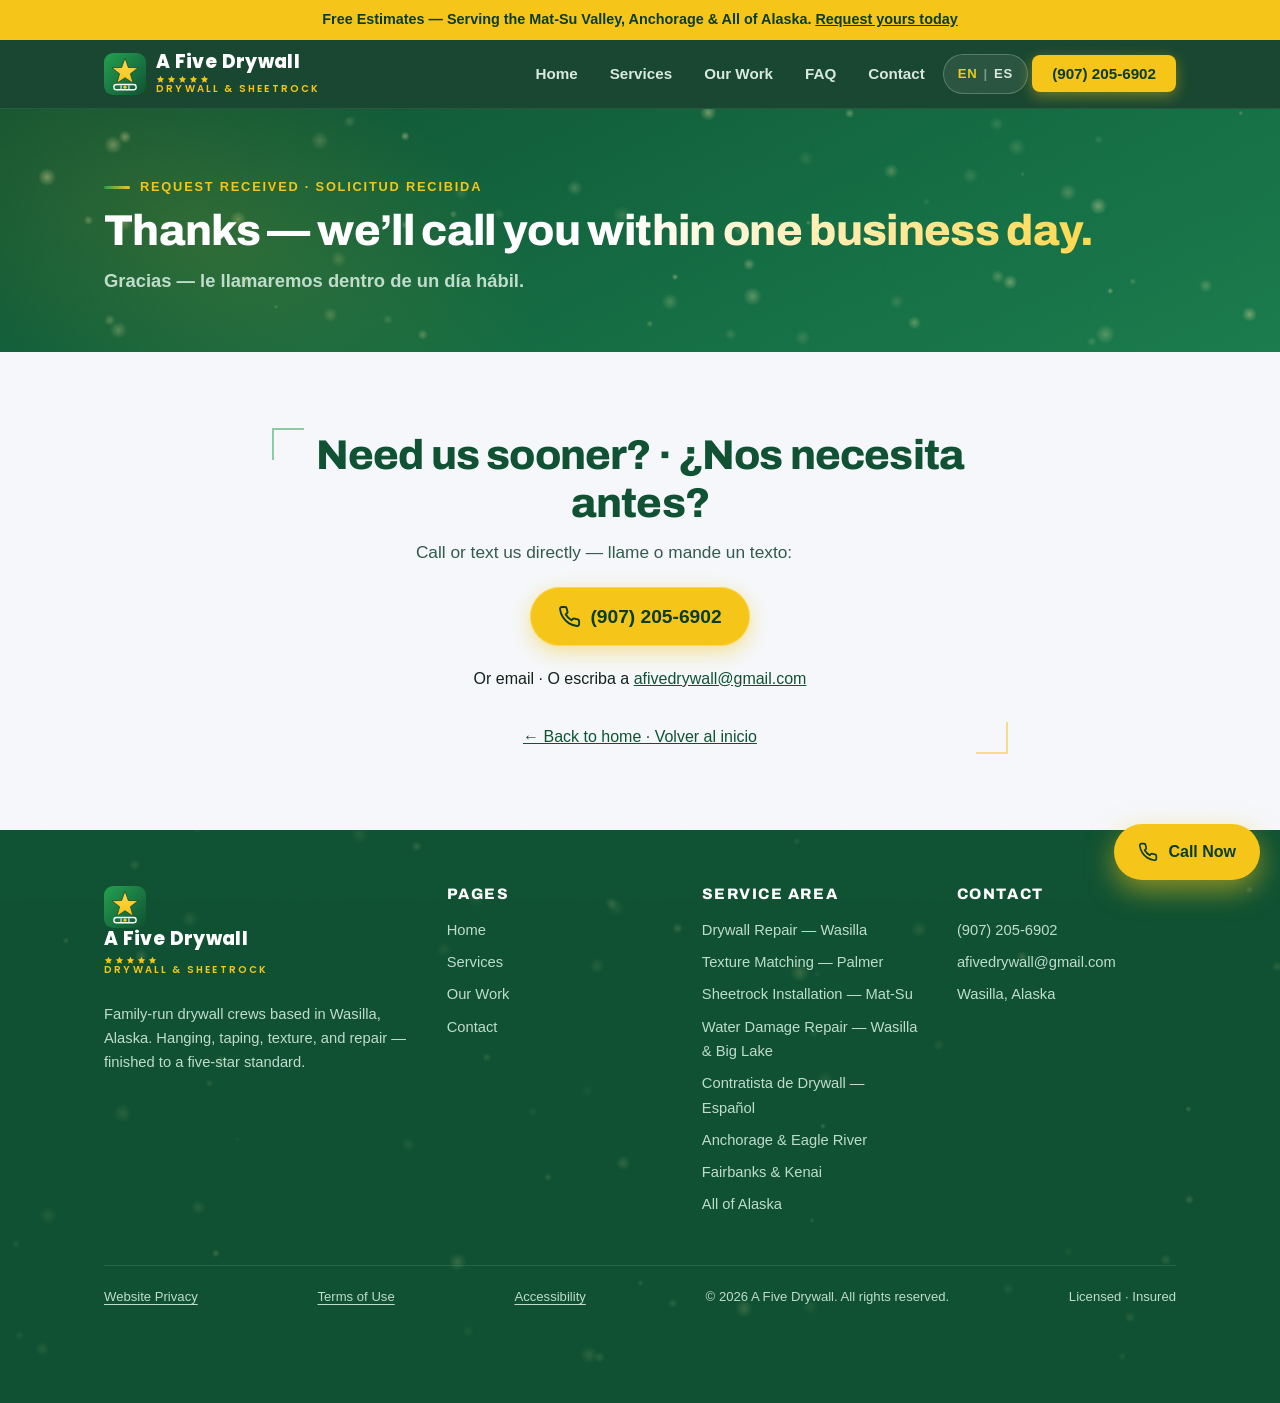
<file: thanks.html>
<!DOCTYPE html>
<html lang="en">
<head>
<meta charset="UTF-8">
<meta name="viewport" content="width=device-width, initial-scale=1.0">
<title>Thanks / Gracias — A Five Drywall</title>
<meta name="robots" content="noindex">
<link rel="canonical" href="https://mrjcarrazco.github.io/afivestar/thanks.html">
<meta name="theme-color" content="#0f5132">
<link rel="icon" href="data:image/svg+xml,%3Csvg xmlns='http://www.w3.org/2000/svg' viewBox='0 0 64 64'%3E%3Cdefs%3E%3ClinearGradient id='g' x1='0' y1='0' x2='1' y2='1'%3E%3Cstop offset='0' stop-color='%2323A04F'/%3E%3Cstop offset='1' stop-color='%230F5132'/%3E%3C/linearGradient%3E%3C/defs%3E%3Crect width='64' height='64' rx='14' fill='url(%23g)'/%3E%3Cpolygon points='32.00,8.00 37.05,22.04 51.97,22.51 40.18,31.66 44.34,45.99 32.00,37.60 19.66,45.99 23.82,31.66 12.03,22.51 26.95,22.04' fill='%23F5C518' stroke='%230A3B24' stroke-width='1' stroke-linejoin='round'/%3E%3Crect x='15' y='48' width='34' height='8' rx='4' fill='none' stroke='white' stroke-width='2'/%3E%3Cline x1='26' y1='49' x2='26' y2='55' stroke='white' stroke-width='1.6'/%3E%3Cline x1='38' y1='49' x2='38' y2='55' stroke='white' stroke-width='1.6'/%3E%3Ccircle cx='32' cy='52' r='2.4' fill='%23F5C518'/%3E%3C/svg%3E">
<link rel="preconnect" href="https://fonts.googleapis.com">
<link rel="preconnect" href="https://fonts.gstatic.com" crossorigin>
<link href="https://fonts.googleapis.com/css2?family=Archivo:wght@700;800;900&family=Poppins:wght@700;800&display=swap" rel="stylesheet">
<script>document.documentElement.classList.add('js');</script>
<link rel="stylesheet" href="css/styles.css">
</head>
<body>

<div class="banner">Free Estimates — Serving the Mat-Su Valley, Anchorage &amp; All of Alaska. <a href="contact.html">Request yours today</a></div>

<header class="site-header">
  <nav class="nav container" aria-label="Main navigation">
    <a class="brand" href="index.html" aria-label="A Five Drywall home">
      <svg class="brand-mark" viewBox="0 0 64 64" aria-hidden="true"><defs><linearGradient id="afsgH" x1="0" y1="0" x2="1" y2="1"><stop offset="0" stop-color="#23A04F"/><stop offset="1" stop-color="#0F5132"/></linearGradient><linearGradient id="afsgHg" x1="0" y1="0" x2="0" y2="1"><stop offset="0" stop-color="#FFD84D"/><stop offset="1" stop-color="#F5C518"/></linearGradient></defs><rect width="64" height="64" rx="14" fill="url(#afsgH)"/><polygon points="32.00,8.00 37.05,22.04 51.97,22.51 40.18,31.66 44.34,45.99 32.00,37.60 19.66,45.99 23.82,31.66 12.03,22.51 26.95,22.04" fill="url(#afsgHg)" stroke="#0A3B24" stroke-width="1" stroke-linejoin="round"/><rect x="15" y="48" width="34" height="8" rx="4" fill="none" stroke="#ffffff" stroke-width="2"/><line x1="26" y1="49" x2="26" y2="55" stroke="#ffffff" stroke-width="1.6"/><line x1="38" y1="49" x2="38" y2="55" stroke="#ffffff" stroke-width="1.6"/><circle cx="32" cy="52" r="2.4" fill="url(#afsgHg)"/></svg>
      <span class="brand-name">A Five Drywall<span class="brand-stars" aria-hidden="true"><svg viewBox="0 0 24 24"><path d="M12 2l2.9 6.3 6.9.8-5.1 4.7 1.4 6.8-6.1-3.4-6.1 3.4 1.4-6.8L2.2 9.1l6.9-.8z" fill="currentColor"/></svg><svg viewBox="0 0 24 24"><path d="M12 2l2.9 6.3 6.9.8-5.1 4.7 1.4 6.8-6.1-3.4-6.1 3.4 1.4-6.8L2.2 9.1l6.9-.8z" fill="currentColor"/></svg><svg viewBox="0 0 24 24"><path d="M12 2l2.9 6.3 6.9.8-5.1 4.7 1.4 6.8-6.1-3.4-6.1 3.4 1.4-6.8L2.2 9.1l6.9-.8z" fill="currentColor"/></svg><svg viewBox="0 0 24 24"><path d="M12 2l2.9 6.3 6.9.8-5.1 4.7 1.4 6.8-6.1-3.4-6.1 3.4 1.4-6.8L2.2 9.1l6.9-.8z" fill="currentColor"/></svg><svg viewBox="0 0 24 24"><path d="M12 2l2.9 6.3 6.9.8-5.1 4.7 1.4 6.8-6.1-3.4-6.1 3.4 1.4-6.8L2.2 9.1l6.9-.8z" fill="currentColor"/></svg></span><small>Drywall &amp; Sheetrock</small></span>
    </a>
    <button class="nav-toggle" aria-label="Toggle menu" aria-expanded="false">
      <span></span><span></span><span></span>
    </button>
    <ul class="nav-links">
      <li><a href="index.html">Home</a></li>
      <li><a href="services.html">Services</a></li>
      <li><a href="gallery.html">Our Work</a></li>
      <li><a href="index.html#faq">FAQ</a></li>
      <li><a href="contact.html">Contact</a></li>
      <li><button class="lang-toggle" type="button" aria-pressed="false" aria-label="Switch language / Cambiar idioma"><span class="lang-en lang-active">EN</span><span class="lang-sep">|</span><span class="lang-es">ES</span></button></li>
      <li><a class="nav-cta" href="tel:+19072056902">(907) 205-6902</a></li>
    </ul>
  </nav>
</header>

<main>

<section class="page-hero">
  <div class="container">
    <span class="kicker">Request received · Solicitud recibida</span>
    <h1>Thanks — we&rsquo;ll call you within one business day.</h1>
    <p style="font-size:1.15rem;"><strong>Gracias — le llamaremos dentro de un día hábil.</strong></p>
  </div>
</section>

<section class="section">
  <div class="container" style="max-width:760px; text-align:center;">
    <h2>Need us sooner? · ¿Nos necesita antes?</h2>
    <p class="lead">Call or text us directly — llame o mande un texto:</p>
    <p style="margin:1.2rem 0;">
      <a class="btn btn-primary" href="tel:+19072056902" style="font-size:1.2rem;">
        <svg viewBox="0 0 24 24" fill="none" stroke="currentColor" stroke-width="2" aria-hidden="true" style="width:1.2em;height:1.2em;vertical-align:-0.2em;"><path d="M22 16.92v3a2 2 0 0 1-2.18 2 19.79 19.79 0 0 1-8.63-3.07 19.5 19.5 0 0 1-6-6 19.79 19.79 0 0 1-3.07-8.67A2 2 0 0 1 4.11 2h3a2 2 0 0 1 2 1.72c.127.96.361 1.903.7 2.81a2 2 0 0 1-.45 2.11L8.09 9.91a16 16 0 0 0 6 6l1.27-1.27a2 2 0 0 1 2.11-.45c.907.339 1.85.573 2.81.7A2 2 0 0 1 22 16.92z"/></svg>
        (907) 205-6902
      </a>
    </p>
    <p>Or email · O escriba a <a href="mailto:afivedrywall@gmail.com">afivedrywall@gmail.com</a></p>
    <p style="margin-top:2rem;"><a href="index.html">&larr; Back to home · Volver al inicio</a></p>
  </div>
</section>

</main>

<footer class="site-footer">
  <div class="container">
    <div class="footer-grid">
      <div>
        <a class="brand" href="index.html" style="margin-bottom:14px;">
          <svg class="brand-mark" viewBox="0 0 64 64" aria-hidden="true"><defs><linearGradient id="afsgF" x1="0" y1="0" x2="1" y2="1"><stop offset="0" stop-color="#23A04F"/><stop offset="1" stop-color="#0F5132"/></linearGradient><linearGradient id="afsgFg" x1="0" y1="0" x2="0" y2="1"><stop offset="0" stop-color="#FFD84D"/><stop offset="1" stop-color="#F5C518"/></linearGradient></defs><rect width="64" height="64" rx="14" fill="url(#afsgF)"/><polygon points="32.00,8.00 37.05,22.04 51.97,22.51 40.18,31.66 44.34,45.99 32.00,37.60 19.66,45.99 23.82,31.66 12.03,22.51 26.95,22.04" fill="url(#afsgFg)" stroke="#0A3B24" stroke-width="1" stroke-linejoin="round"/><rect x="15" y="48" width="34" height="8" rx="4" fill="none" stroke="#ffffff" stroke-width="2"/><line x1="26" y1="49" x2="26" y2="55" stroke="#ffffff" stroke-width="1.6"/><line x1="38" y1="49" x2="38" y2="55" stroke="#ffffff" stroke-width="1.6"/><circle cx="32" cy="52" r="2.4" fill="url(#afsgFg)"/></svg>
          <span class="brand-name">A Five Drywall<span class="brand-stars" aria-hidden="true"><svg viewBox="0 0 24 24"><path d="M12 2l2.9 6.3 6.9.8-5.1 4.7 1.4 6.8-6.1-3.4-6.1 3.4 1.4-6.8L2.2 9.1l6.9-.8z" fill="currentColor"/></svg><svg viewBox="0 0 24 24"><path d="M12 2l2.9 6.3 6.9.8-5.1 4.7 1.4 6.8-6.1-3.4-6.1 3.4 1.4-6.8L2.2 9.1l6.9-.8z" fill="currentColor"/></svg><svg viewBox="0 0 24 24"><path d="M12 2l2.9 6.3 6.9.8-5.1 4.7 1.4 6.8-6.1-3.4-6.1 3.4 1.4-6.8L2.2 9.1l6.9-.8z" fill="currentColor"/></svg><svg viewBox="0 0 24 24"><path d="M12 2l2.9 6.3 6.9.8-5.1 4.7 1.4 6.8-6.1-3.4-6.1 3.4 1.4-6.8L2.2 9.1l6.9-.8z" fill="currentColor"/></svg><svg viewBox="0 0 24 24"><path d="M12 2l2.9 6.3 6.9.8-5.1 4.7 1.4 6.8-6.1-3.4-6.1 3.4 1.4-6.8L2.2 9.1l6.9-.8z" fill="currentColor"/></svg></span><small>Drywall &amp; Sheetrock</small></span>
        </a>
        <p style="margin-top:12px;">Family-run drywall crews based in Wasilla, Alaska. Hanging, taping, texture, and repair — finished to a five-star standard.</p>
      </div>
      <div>
        <h4>Pages</h4>
        <ul>
          <li><a href="index.html">Home</a></li>
          <li><a href="services.html">Services</a></li>
          <li><a href="gallery.html">Our Work</a></li>
          <li><a href="contact.html">Contact</a></li>
        </ul>
      </div>
      <div>
        <h4>Service Area</h4>
        <ul>
          <li><a href="drywall-repair-wasilla.html">Drywall Repair — Wasilla</a></li>
          <li><a href="texture-matching-palmer.html">Texture Matching — Palmer</a></li>
          <li><a href="sheetrock-installation-matsu.html">Sheetrock Installation — Mat-Su</a></li>
          <li><a href="water-damage-ceiling-repair-wasilla.html">Water Damage Repair — Wasilla &amp; Big Lake</a></li>
          <li><a href="contratista-drywall-wasilla-palmer.html">Contratista de Drywall — Español</a></li>
          <li>Anchorage &amp; Eagle River</li>
          <li>Fairbanks &amp; Kenai</li>
          <li>All of Alaska</li>
        </ul>
      </div>
      <div>
        <h4>Contact</h4>
        <ul>
          <li><a href="tel:+19072056902">(907) 205-6902</a></li>
          <li><a href="mailto:afivedrywall@gmail.com">afivedrywall@gmail.com</a></li>
          <li>Wasilla, Alaska</li>
        </ul>
      </div>
    </div>
    <div class="footer-bottom">
      <a class="privacy-link" href="contact.html#privacy">Website Privacy</a>
      <a class="privacy-link" href="contact.html#terms">Terms of Use</a>
      <a class="privacy-link" href="contact.html#accessibility">Accessibility</a>
      <span>&copy; 2026 A Five Drywall. All rights reserved.</span>
      <span>Licensed &middot; Insured</span>
    </div>
  </div>
</footer>

<a class="call-fab" href="tel:+19072056902" aria-label="Call A Five Drywall at (907) 205-6902">
  <svg viewBox="0 0 24 24" fill="none" stroke="currentColor" stroke-width="2" aria-hidden="true"><path d="M22 16.92v3a2 2 0 0 1-2.18 2 19.79 19.79 0 0 1-8.63-3.07 19.5 19.5 0 0 1-6-6 19.79 19.79 0 0 1-3.07-8.67A2 2 0 0 1 4.11 2h3a2 2 0 0 1 2 1.72c.127.96.361 1.903.7 2.81a2 2 0 0 1-.45 2.11L8.09 9.91a16 16 0 0 0 6 6l1.27-1.27a2 2 0 0 1 2.11-.45c.907.339 1.85.573 2.81.7A2 2 0 0 1 22 16.92z"/></svg>
  Call Now
</a>

<script>
(function(){function go(){var els=document.querySelectorAll('.reveal');for(var i=0;i<els.length;i++){els[i].className+=' in'}
var d=document.documentElement;if((' '+d.className+' ').indexOf(' mjs-ok ')===-1){if((' '+d.className+' ').indexOf(' anim-fallback ')===-1){d.className+=' anim-fallback'}
var wb=document.getElementById('wallbuilder');if(wb&&(' '+wb.className+' ').indexOf(' wb-live ')===-1&&(' '+wb.className+' ').indexOf(' wb-done ')===-1){wb.className+=' wb-done'}}}
if(window.addEventListener){window.addEventListener('load',function(){setTimeout(go,2000)});setTimeout(go,4000)}else{setTimeout(go,4000)}})();
</script>
<script src="js/main.js"></script>
<script src="js/i18n.js"></script>
</body>
</html>
</file>
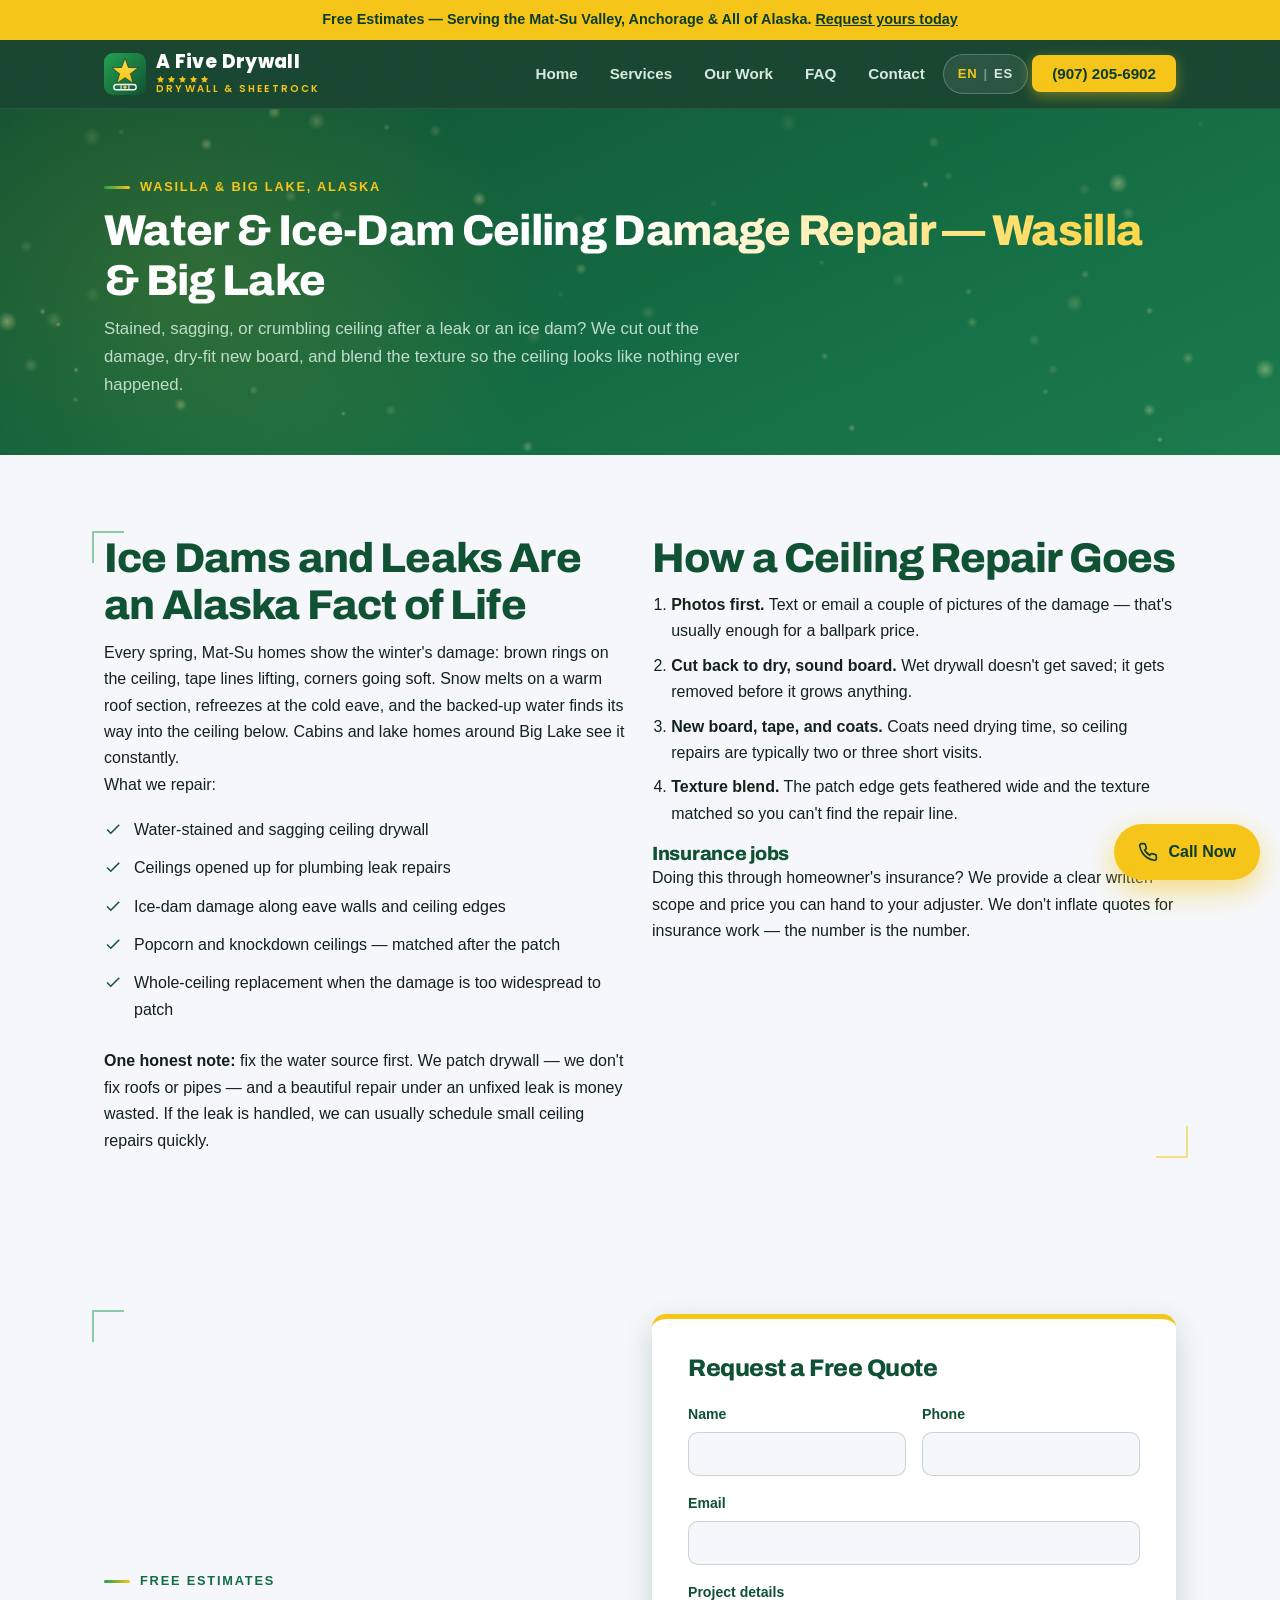
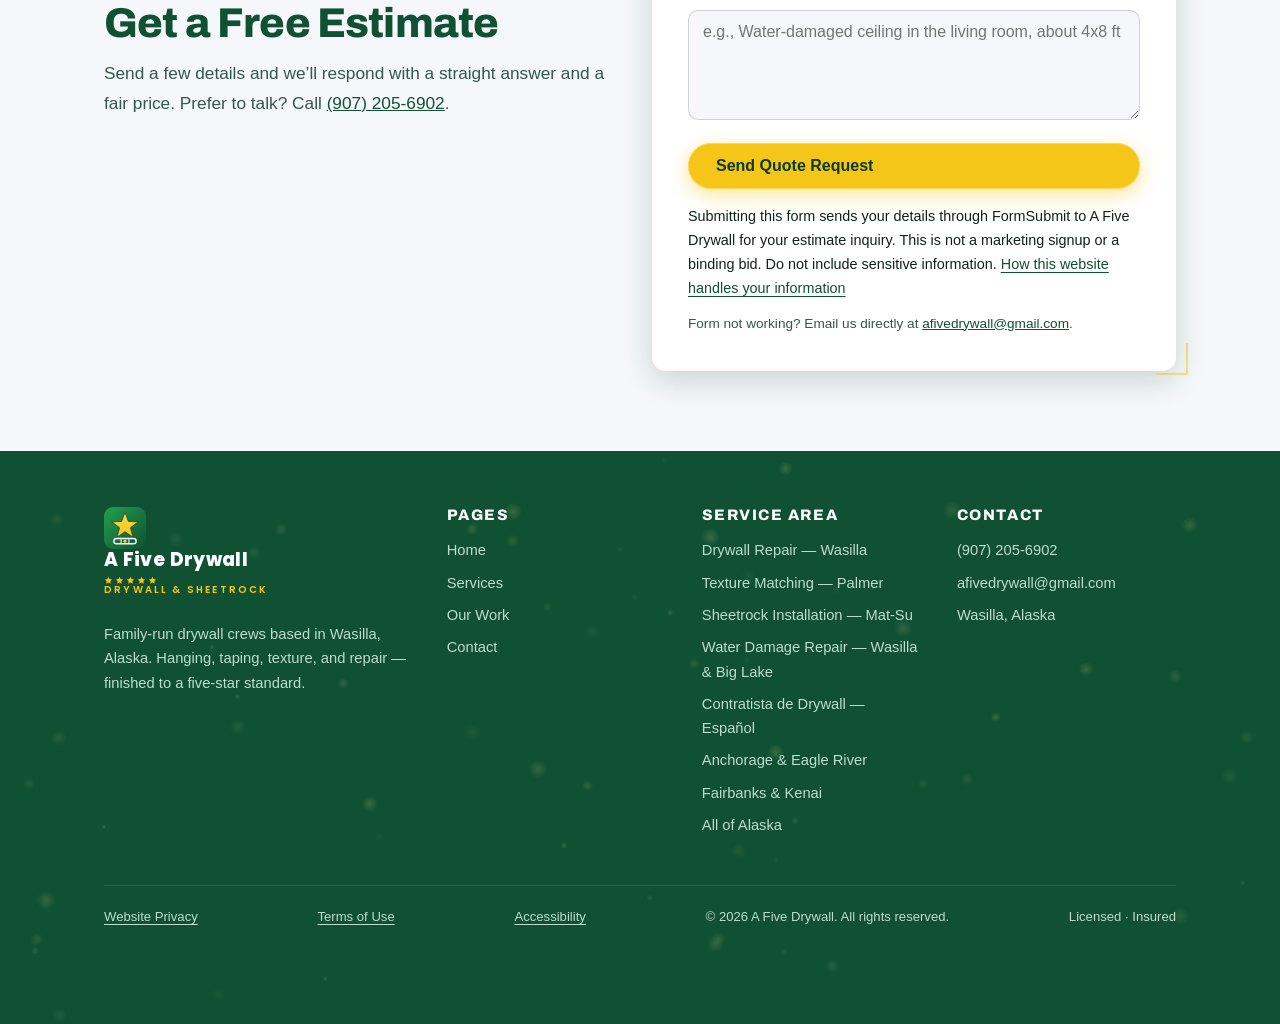
<file: water-damage-ceiling-repair-wasilla.html>
<!DOCTYPE html>
<html lang="en">
<head>
<meta charset="UTF-8">
<meta name="viewport" content="width=device-width, initial-scale=1.0">
<title>Water & Ice-Dam Ceiling Damage Repair — Wasilla & Big Lake, AK | A Five Drywall</title>
<meta name="description" content="Water-damaged ceiling repair in Wasilla and Big Lake, Alaska: ice-dam damage, leak patches, sagging drywall, texture blending. Free estimates — call (907) 205-6902.">
<link rel="canonical" href="https://mrjcarrazco.github.io/afivestar/water-damage-ceiling-repair-wasilla.html">
<link rel="alternate" hreflang="en" href="https://mrjcarrazco.github.io/afivestar/water-damage-ceiling-repair-wasilla.html">
<link rel="alternate" hreflang="es" href="https://mrjcarrazco.github.io/afivestar/water-damage-ceiling-repair-wasilla.html?lang=es">
<link rel="alternate" hreflang="x-default" href="https://mrjcarrazco.github.io/afivestar/water-damage-ceiling-repair-wasilla.html">
<meta property="og:type" content="website">
<meta property="og:title" content="Water & Ice-Dam Ceiling Repair — Wasilla & Big Lake | A Five Drywall">
<meta property="og:description" content="Stained or sagging ceiling after a leak or ice dam? Cut out, re-board, and texture-blended by a local family crew.">
<meta property="og:url" content="https://mrjcarrazco.github.io/afivestar/water-damage-ceiling-repair-wasilla.html">
<meta property="og:image" content="https://mrjcarrazco.github.io/afivestar/assets/og-image.png">
<meta name="theme-color" content="#0f5132">
<link rel="icon" href="data:image/svg+xml,%3Csvg xmlns='http://www.w3.org/2000/svg' viewBox='0 0 64 64'%3E%3Cdefs%3E%3ClinearGradient id='g' x1='0' y1='0' x2='1' y2='1'%3E%3Cstop offset='0' stop-color='%2323A04F'/%3E%3Cstop offset='1' stop-color='%230F5132'/%3E%3C/linearGradient%3E%3C/defs%3E%3Crect width='64' height='64' rx='14' fill='url(%23g)'/%3E%3Cpolygon points='32.00,8.00 37.05,22.04 51.97,22.51 40.18,31.66 44.34,45.99 32.00,37.60 19.66,45.99 23.82,31.66 12.03,22.51 26.95,22.04' fill='%23F5C518' stroke='%230A3B24' stroke-width='1' stroke-linejoin='round'/%3E%3Crect x='15' y='48' width='34' height='8' rx='4' fill='none' stroke='white' stroke-width='2'/%3E%3Cline x1='26' y1='49' x2='26' y2='55' stroke='white' stroke-width='1.6'/%3E%3Cline x1='38' y1='49' x2='38' y2='55' stroke='white' stroke-width='1.6'/%3E%3Ccircle cx='32' cy='52' r='2.4' fill='%23F5C518'/%3E%3C/svg%3E">
<link rel="preconnect" href="https://fonts.googleapis.com">
<link rel="preconnect" href="https://fonts.gstatic.com" crossorigin>
<link href="https://fonts.googleapis.com/css2?family=Archivo:wght@700;800;900&family=Poppins:wght@700;800&display=swap" rel="stylesheet">
<script>document.documentElement.classList.add('js');</script>
<link rel="stylesheet" href="css/styles.css">
<script type="application/ld+json">
{
  "@context": "https://schema.org",
  "@type": "Service",
  "serviceType": "Water Damage Drywall Repair",
  "provider": {"@id": "https://mrjcarrazco.github.io/afivestar/#business"},
  "areaServed": {"@type": "City", "name": "Wasilla", "containedInPlace": {"@type": "AdministrativeArea", "name": "Matanuska-Susitna Borough, Alaska"}},
  "url": "https://mrjcarrazco.github.io/afivestar/water-damage-ceiling-repair-wasilla.html"
}
</script>
</head>
<body>

<div class="banner">Free Estimates — Serving the Mat-Su Valley, Anchorage &amp; All of Alaska. <a href="contact.html">Request yours today</a></div>

<header class="site-header">
  <nav class="nav container" aria-label="Main navigation">
    <a class="brand" href="index.html" aria-label="A Five Drywall home">
      <svg class="brand-mark" viewBox="0 0 64 64" aria-hidden="true"><defs><linearGradient id="afsgH" x1="0" y1="0" x2="1" y2="1"><stop offset="0" stop-color="#23A04F"/><stop offset="1" stop-color="#0F5132"/></linearGradient><linearGradient id="afsgHg" x1="0" y1="0" x2="0" y2="1"><stop offset="0" stop-color="#FFD84D"/><stop offset="1" stop-color="#F5C518"/></linearGradient></defs><rect width="64" height="64" rx="14" fill="url(#afsgH)"/><polygon points="32.00,8.00 37.05,22.04 51.97,22.51 40.18,31.66 44.34,45.99 32.00,37.60 19.66,45.99 23.82,31.66 12.03,22.51 26.95,22.04" fill="url(#afsgHg)" stroke="#0A3B24" stroke-width="1" stroke-linejoin="round"/><rect x="15" y="48" width="34" height="8" rx="4" fill="none" stroke="#ffffff" stroke-width="2"/><line x1="26" y1="49" x2="26" y2="55" stroke="#ffffff" stroke-width="1.6"/><line x1="38" y1="49" x2="38" y2="55" stroke="#ffffff" stroke-width="1.6"/><circle cx="32" cy="52" r="2.4" fill="url(#afsgHg)"/></svg>
      <span class="brand-name">A Five Drywall<span class="brand-stars" aria-hidden="true"><svg viewBox="0 0 24 24"><path d="M12 2l2.9 6.3 6.9.8-5.1 4.7 1.4 6.8-6.1-3.4-6.1 3.4 1.4-6.8L2.2 9.1l6.9-.8z" fill="currentColor"/></svg><svg viewBox="0 0 24 24"><path d="M12 2l2.9 6.3 6.9.8-5.1 4.7 1.4 6.8-6.1-3.4-6.1 3.4 1.4-6.8L2.2 9.1l6.9-.8z" fill="currentColor"/></svg><svg viewBox="0 0 24 24"><path d="M12 2l2.9 6.3 6.9.8-5.1 4.7 1.4 6.8-6.1-3.4-6.1 3.4 1.4-6.8L2.2 9.1l6.9-.8z" fill="currentColor"/></svg><svg viewBox="0 0 24 24"><path d="M12 2l2.9 6.3 6.9.8-5.1 4.7 1.4 6.8-6.1-3.4-6.1 3.4 1.4-6.8L2.2 9.1l6.9-.8z" fill="currentColor"/></svg><svg viewBox="0 0 24 24"><path d="M12 2l2.9 6.3 6.9.8-5.1 4.7 1.4 6.8-6.1-3.4-6.1 3.4 1.4-6.8L2.2 9.1l6.9-.8z" fill="currentColor"/></svg></span><small>Drywall &amp; Sheetrock</small></span>
    </a>
    <button class="nav-toggle" aria-label="Toggle menu" aria-expanded="false">
      <span></span><span></span><span></span>
    </button>
    <ul class="nav-links">
      <li><a href="index.html">Home</a></li>
      <li><a href="services.html">Services</a></li>
      <li><a href="gallery.html">Our Work</a></li>
      <li><a href="index.html#faq">FAQ</a></li>
      <li><a href="contact.html">Contact</a></li>
      <li><button class="lang-toggle" type="button" aria-pressed="false" aria-label="Switch language / Cambiar idioma"><span class="lang-en lang-active">EN</span><span class="lang-sep">|</span><span class="lang-es">ES</span></button></li>
      <li><a class="nav-cta" href="tel:+19072056902">(907) 205-6902</a></li>
    </ul>
  </nav>
</header>

<main>

<section class="page-hero">
  <div class="container">
    <span class="kicker">Wasilla &amp; Big Lake, Alaska</span>
    <h1>Water &amp; Ice-Dam Ceiling Damage Repair — Wasilla &amp; Big Lake</h1>
    <p>Stained, sagging, or crumbling ceiling after a leak or an ice dam? We cut out the damage, dry-fit new board, and blend the texture so the ceiling looks like nothing ever happened.</p>
  </div>
</section>

<section class="section">
  <div class="container">
    <div class="grid-2">
      <div>
        <h2>Ice Dams and Leaks Are an Alaska Fact of Life</h2>
        <p>Every spring, Mat-Su homes show the winter's damage: brown rings on the ceiling, tape lines lifting, corners going soft. Snow melts on a warm roof section, refreezes at the cold eave, and the backed-up water finds its way into the ceiling below. Cabins and lake homes around Big Lake see it constantly.</p>
        <p>What we repair:</p>
        <ul class="checklist">
          <li>Water-stained and sagging ceiling drywall</li>
          <li>Ceilings opened up for plumbing leak repairs</li>
          <li>Ice-dam damage along eave walls and ceiling edges</li>
          <li>Popcorn and knockdown ceilings — matched after the patch</li>
          <li>Whole-ceiling replacement when the damage is too widespread to patch</li>
        </ul>
        <p><strong>One honest note:</strong> fix the water source first. We patch drywall — we don't fix roofs or pipes — and a beautiful repair under an unfixed leak is money wasted. If the leak is handled, we can usually schedule small ceiling repairs quickly.</p>
      </div>
      <div>
        <h2>How a Ceiling Repair Goes</h2>
        <ol class="steps-list">
          <li><strong>Photos first.</strong> Text or email a couple of pictures of the damage — that's usually enough for a ballpark price.</li>
          <li><strong>Cut back to dry, sound board.</strong> Wet drywall doesn't get saved; it gets removed before it grows anything.</li>
          <li><strong>New board, tape, and coats.</strong> Coats need drying time, so ceiling repairs are typically two or three short visits.</li>
          <li><strong>Texture blend.</strong> The patch edge gets feathered wide and the texture matched so you can't find the repair line.</li>
        </ol>
        <h3>Insurance jobs</h3>
        <p>Doing this through homeowner's insurance? We provide a clear written scope and price you can hand to your adjuster. We don't inflate quotes for insurance work — the number is the number.</p>
      </div>
    </div>
  </div>
</section>

<section class="section" id="quote">
  <div class="container">
    <div class="grid-2" style="align-items:center;">
      <div>
        <span class="kicker">Free Estimates</span>
        <h2>Get a Free Estimate</h2>
        <p class="lead">Send a few details and we’ll respond with a straight answer and a fair price. Prefer to talk? Call <a href="tel:+19072056902">(907) 205-6902</a>.</p>
      </div>
      <form class="quote-panel" action="https://formsubmit.co/afivedrywall@gmail.com" method="POST">
        <h2>Request a Free Quote</h2>
        <input type="hidden" name="_subject" value="New estimate request — A Five Drywall website">
        <input type="hidden" name="_next" value="https://mrjcarrazco.github.io/afivestar/thanks.html">
        <input type="hidden" name="_captcha" value="false">
        <input type="hidden" name="_template" value="table">
        <div class="form-grid">
          <label class="field">Name<input type="text" name="name" required autocomplete="name"></label>
          <label class="field">Phone<input type="tel" name="phone" required autocomplete="tel"></label>
          <label class="field full">Email<input type="email" name="email" autocomplete="email"></label>
          <label class="field full">Project details<textarea name="message" placeholder="e.g., Water-damaged ceiling in the living room, about 4x8 ft" required></textarea></label>
          <button class="btn btn-primary full" type="submit">Send Quote Request</button>
        </div>
        <p class="privacy-form-note"><span>Submitting this form sends your details through FormSubmit to A Five Drywall for your estimate inquiry. This is not a marketing signup or a binding bid. Do not include sensitive information.</span> <a href="contact.html#privacy">How this website handles your information</a></p>
        <p class="form-note">Form not working? Email us directly at <a href="mailto:afivedrywall@gmail.com">afivedrywall@gmail.com</a>.</p>
      </form>
    </div>
  </div>
</section>

</main>

<footer class="site-footer">
  <div class="container">
    <div class="footer-grid">
      <div>
        <a class="brand" href="index.html" style="margin-bottom:14px;">
          <svg class="brand-mark" viewBox="0 0 64 64" aria-hidden="true"><defs><linearGradient id="afsgF" x1="0" y1="0" x2="1" y2="1"><stop offset="0" stop-color="#23A04F"/><stop offset="1" stop-color="#0F5132"/></linearGradient><linearGradient id="afsgFg" x1="0" y1="0" x2="0" y2="1"><stop offset="0" stop-color="#FFD84D"/><stop offset="1" stop-color="#F5C518"/></linearGradient></defs><rect width="64" height="64" rx="14" fill="url(#afsgF)"/><polygon points="32.00,8.00 37.05,22.04 51.97,22.51 40.18,31.66 44.34,45.99 32.00,37.60 19.66,45.99 23.82,31.66 12.03,22.51 26.95,22.04" fill="url(#afsgFg)" stroke="#0A3B24" stroke-width="1" stroke-linejoin="round"/><rect x="15" y="48" width="34" height="8" rx="4" fill="none" stroke="#ffffff" stroke-width="2"/><line x1="26" y1="49" x2="26" y2="55" stroke="#ffffff" stroke-width="1.6"/><line x1="38" y1="49" x2="38" y2="55" stroke="#ffffff" stroke-width="1.6"/><circle cx="32" cy="52" r="2.4" fill="url(#afsgFg)"/></svg>
          <span class="brand-name">A Five Drywall<span class="brand-stars" aria-hidden="true"><svg viewBox="0 0 24 24"><path d="M12 2l2.9 6.3 6.9.8-5.1 4.7 1.4 6.8-6.1-3.4-6.1 3.4 1.4-6.8L2.2 9.1l6.9-.8z" fill="currentColor"/></svg><svg viewBox="0 0 24 24"><path d="M12 2l2.9 6.3 6.9.8-5.1 4.7 1.4 6.8-6.1-3.4-6.1 3.4 1.4-6.8L2.2 9.1l6.9-.8z" fill="currentColor"/></svg><svg viewBox="0 0 24 24"><path d="M12 2l2.9 6.3 6.9.8-5.1 4.7 1.4 6.8-6.1-3.4-6.1 3.4 1.4-6.8L2.2 9.1l6.9-.8z" fill="currentColor"/></svg><svg viewBox="0 0 24 24"><path d="M12 2l2.9 6.3 6.9.8-5.1 4.7 1.4 6.8-6.1-3.4-6.1 3.4 1.4-6.8L2.2 9.1l6.9-.8z" fill="currentColor"/></svg><svg viewBox="0 0 24 24"><path d="M12 2l2.9 6.3 6.9.8-5.1 4.7 1.4 6.8-6.1-3.4-6.1 3.4 1.4-6.8L2.2 9.1l6.9-.8z" fill="currentColor"/></svg></span><small>Drywall &amp; Sheetrock</small></span>
        </a>
        <p style="margin-top:12px;">Family-run drywall crews based in Wasilla, Alaska. Hanging, taping, texture, and repair — finished to a five-star standard.</p>
      </div>
      <div>
        <h4>Pages</h4>
        <ul>
          <li><a href="index.html">Home</a></li>
          <li><a href="services.html">Services</a></li>
          <li><a href="gallery.html">Our Work</a></li>
          <li><a href="contact.html">Contact</a></li>
        </ul>
      </div>
      <div>
        <h4>Service Area</h4>
        <ul>
          <li><a href="drywall-repair-wasilla.html">Drywall Repair — Wasilla</a></li>
          <li><a href="texture-matching-palmer.html">Texture Matching — Palmer</a></li>
          <li><a href="sheetrock-installation-matsu.html">Sheetrock Installation — Mat-Su</a></li>
          <li><a href="water-damage-ceiling-repair-wasilla.html">Water Damage Repair — Wasilla &amp; Big Lake</a></li>
          <li><a href="contratista-drywall-wasilla-palmer.html">Contratista de Drywall — Español</a></li>
          <li>Anchorage &amp; Eagle River</li>
          <li>Fairbanks &amp; Kenai</li>
          <li>All of Alaska</li>
        </ul>
      </div>
      <div>
        <h4>Contact</h4>
        <ul>
          <li><a href="tel:+19072056902">(907) 205-6902</a></li>
          <li><a href="mailto:afivedrywall@gmail.com">afivedrywall@gmail.com</a></li>
          <li>Wasilla, Alaska</li>
        </ul>
      </div>
    </div>
    <div class="footer-bottom">
      <a class="privacy-link" href="contact.html#privacy">Website Privacy</a>
      <a class="privacy-link" href="contact.html#terms">Terms of Use</a>
      <a class="privacy-link" href="contact.html#accessibility">Accessibility</a>
      <span>&copy; 2026 A Five Drywall. All rights reserved.</span>
      <span>Licensed &middot; Insured</span>
    </div>
  </div>
</footer>

<a class="call-fab" href="tel:+19072056902" aria-label="Call A Five Drywall at (907) 205-6902">
  <svg viewBox="0 0 24 24" fill="none" stroke="currentColor" stroke-width="2" aria-hidden="true"><path d="M22 16.92v3a2 2 0 0 1-2.18 2 19.79 19.79 0 0 1-8.63-3.07 19.5 19.5 0 0 1-6-6 19.79 19.79 0 0 1-3.07-8.67A2 2 0 0 1 4.11 2h3a2 2 0 0 1 2 1.72c.127.96.361 1.903.7 2.81a2 2 0 0 1-.45 2.11L8.09 9.91a16 16 0 0 0 6 6l1.27-1.27a2 2 0 0 1 2.11-.45c.907.339 1.85.573 2.81.7A2 2 0 0 1 22 16.92z"/></svg>
  Call Now
</a>

<script>
(function(){function go(){var els=document.querySelectorAll('.reveal');for(var i=0;i<els.length;i++){els[i].className+=' in'}
var d=document.documentElement;if((' '+d.className+' ').indexOf(' mjs-ok ')===-1){if((' '+d.className+' ').indexOf(' anim-fallback ')===-1){d.className+=' anim-fallback'}
var wb=document.getElementById('wallbuilder');if(wb&&(' '+wb.className+' ').indexOf(' wb-live ')===-1&&(' '+wb.className+' ').indexOf(' wb-done ')===-1){wb.className+=' wb-done'}}}
if(window.addEventListener){window.addEventListener('load',function(){setTimeout(go,2000)});setTimeout(go,4000)}else{setTimeout(go,4000)}})();
</script>
<script src="js/main.js"></script>
<script src="js/i18n.js"></script>
</body>
</html>
</file>
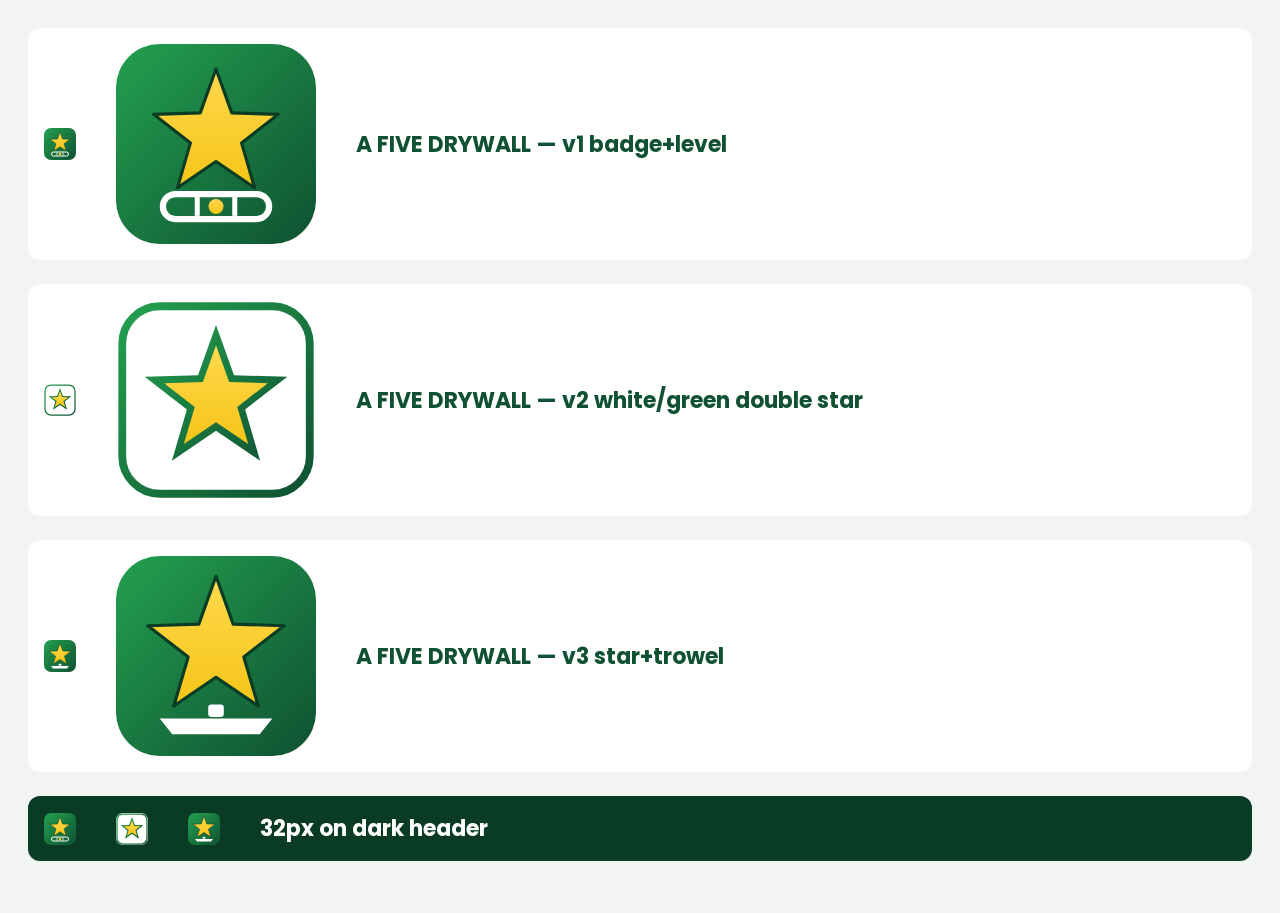
<file: assets/_logo_preview.html>
<!doctype html><html><head><meta charset="utf-8">
<link href="https://fonts.googleapis.com/css2?family=Poppins:wght@600;700&display=swap" rel="stylesheet">
<style>body{background:#f2f4f3;font-family:Poppins,sans-serif;padding:20px}
.row{display:flex;gap:40px;align-items:center;margin-bottom:24px;background:#fff;padding:16px;border-radius:12px}
img.small{width:32px;height:32px}img.big{width:200px;height:200px}
.wm{font-weight:700;color:#0F5132;font-size:22px}.dark{background:#0A3B24}.dark .wm{color:#fff}</style></head><body>
<div class="row"><img class="small" src="logo-v1.svg"><img class="big" src="logo-v1.svg"><span class="wm">A FIVE DRYWALL — v1 badge+level</span></div>
<div class="row"><img class="small" src="logo-v2.svg"><img class="big" src="logo-v2.svg"><span class="wm">A FIVE DRYWALL — v2 white/green double star</span></div>
<div class="row"><img class="small" src="logo-v3.svg"><img class="big" src="logo-v3.svg"><span class="wm">A FIVE DRYWALL — v3 star+trowel</span></div>
<div class="row dark"><img class="small" src="logo-v1.svg"><img class="small" src="logo-v2.svg"><img class="small" src="logo-v3.svg"><span class="wm">32px on dark header</span></div>
</body></html>
</file>
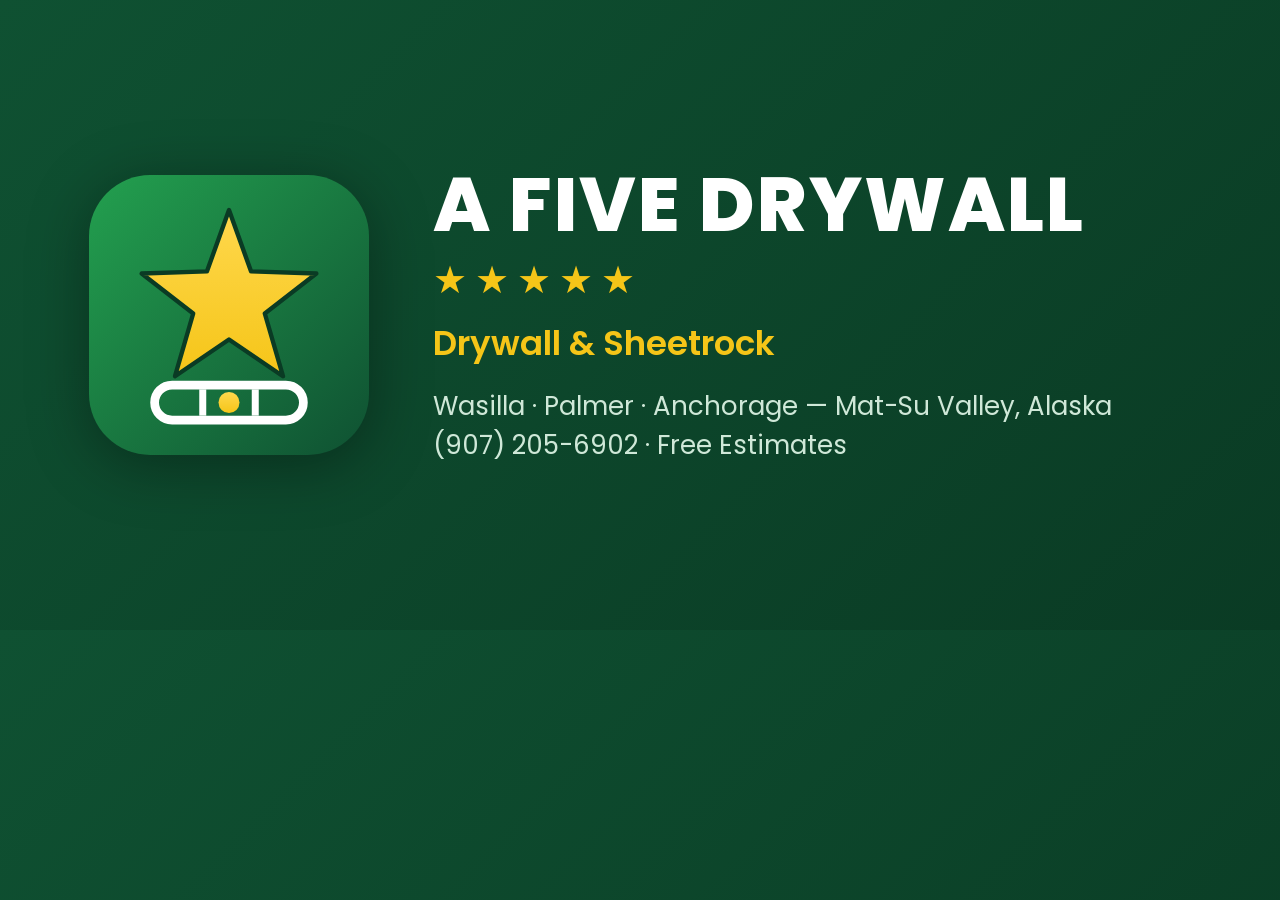
<file: assets/_og_template.html>
<!doctype html><html><head><meta charset="utf-8">
<link href="https://fonts.googleapis.com/css2?family=Poppins:wght@600;700;800&display=swap" rel="stylesheet">
<style>
*{margin:0;padding:0}body{width:1200px;height:630px;overflow:hidden;
background:linear-gradient(135deg,#0F5132 0%,#0A3B24 100%);font-family:Poppins,sans-serif;
display:flex;align-items:center;justify-content:center;gap:64px}
img{width:280px;height:280px;filter:drop-shadow(0 10px 30px rgba(0,0,0,.35))}
h1{color:#fff;font-size:76px;font-weight:800;letter-spacing:2px;line-height:1.05}
h2{color:#F5C518;font-size:34px;font-weight:600;margin-top:10px}
p{color:#cfe8d8;font-size:26px;margin-top:18px}
.stars{color:#F5C518;font-size:38px;letter-spacing:8px;margin-top:6px}
</style></head><body>
<img src="logo-v1.svg">
<div><h1>A FIVE DRYWALL</h1><div class="stars">★★★★★</div>
<h2>Drywall &amp; Sheetrock</h2>
<p>Wasilla · Palmer · Anchorage — Mat-Su Valley, Alaska<br>(907) 205-6902 · Free Estimates</p></div>
</body></html>
</file>
<file: css/styles.css>
/* ============================================================
   A Five Drywall — Drywall & Sheetrock, Wasilla AK
   Palette: deep green family (#0F5132/#0A3B24) + #23A04F accent, gold #F5C518
   ============================================================ */
:root {
  --green: #0f5132;        /* brand deep green */
  --green-2: #146c43;
  --green-deep: #0a3b24;
  --pine: #33594a;
  --mint: #bfdccb;
  --paper: #f5f7fa;
  --white: #ffffff;
  --gold-cta: #f5c518;
  --gold-dark: #b8860b;
  --gold: #f5c518;
  --accent: #23a04f;
  --ink: #12211a;
  --radius: 14px;
  --shadow: 0 10px 30px rgba(10, 59, 36, 0.18);
  --shadow-soft: 0 4px 14px rgba(10, 59, 36, 0.10);
  --maxw: 1120px;
  --ease: cubic-bezier(0.22, 1, 0.36, 1);
}

* { box-sizing: border-box; margin: 0; padding: 0; }

html { scroll-behavior: smooth; }

body {
  font-family: "Segoe UI", "Helvetica Neue", Arial, sans-serif;
  color: var(--ink);
  background: var(--paper);
  line-height: 1.65;
  overflow-x: hidden;
}

img, svg { max-width: 100%; display: block; }

a { color: var(--green); }
a:hover { color: var(--accent); }
/* Two-tone focus stays visible on both the dark brand panels and light paper. */
a:focus-visible, button:focus-visible, input:focus-visible, select:focus-visible, textarea:focus-visible, summary:focus-visible {
  outline: 3px solid #0a3b24;
  outline-offset: 3px;
  box-shadow: 0 0 0 6px #ffffff;
}
#accessibility { scroll-margin-top: 100px; }

.container { max-width: var(--maxw); margin: 0 auto; padding: 0 24px; }

h1, h2, h3, h4 {
  font-family: "Archivo", "Poppins", "Segoe UI", Arial, sans-serif;
  font-weight: 800;
  line-height: 1.15;
  color: var(--green);
  letter-spacing: -0.015em;
}

h2 { font-size: clamp(1.7rem, 3.8vw, 2.6rem); margin-bottom: 0.6rem; letter-spacing: -0.02em; font-weight: 800; }
h3 { font-size: 1.2rem; }

.section { padding: 80px 0; }
.section-alt { background: var(--white); }
.section-dark { background: linear-gradient(160deg, var(--green) 0%, var(--green-2) 60%, var(--green-deep) 100%); }
.section-dark h2, .section-dark h3 { color: var(--white); }
.section-dark p { color: var(--mint); }

.kicker {
  display: inline-block;
  font-size: 0.8rem;
  font-weight: 700;
  letter-spacing: 0.14em;
  text-transform: uppercase;
  color: #146c43; /* 6.0:1 on light backgrounds — WCAG AA */
  margin-bottom: 0.6rem;
}
.section-dark .kicker, .hero .kicker, .page-hero .kicker { color: var(--gold); }

.lead { font-size: 1.08rem; color: var(--pine); max-width: 640px; line-height: 1.75; }

/* ---------- Top banner ---------- */
.banner {
  background: linear-gradient(90deg, var(--gold-cta) 0%, var(--gold) 130%);
  color: #0a3b24;
  text-align: center;
  font-weight: 700;
  font-size: 0.9rem;
  padding: 8px 16px;
}
.banner a { color: #0a3b24; text-decoration: underline; }

/* ---------- Header / nav ---------- */
.site-header {
  position: sticky;
  top: 0;
  z-index: 200;
  background: rgba(10, 59, 36, 0.94);
  backdrop-filter: blur(8px);
  border-bottom: 1px solid rgba(255, 255, 255, 0.08);
}
.nav {
  display: flex;
  align-items: center;
  justify-content: space-between;
  height: 68px;
}
.brand {
  display: flex;
  align-items: center;
  gap: 10px;
  text-decoration: none;
}
.brand-mark { width: 42px; height: 42px; flex: none; }
.brand-stars { display: flex; gap: 2px; margin-top: 3px; }
.brand-stars svg { width: 9px; height: 9px; color: var(--gold); }
.brand-name {
  font-family: "Poppins", "Segoe UI", Arial, sans-serif;
  color: var(--white);
  font-weight: 800;
  font-size: 1.15rem;
  letter-spacing: 0.02em;
  line-height: 1.1;
}
.brand-name small {
  display: block;
  font-size: 0.62rem;
  font-weight: 600;
  letter-spacing: 0.22em;
  text-transform: uppercase;
  color: var(--gold);
}
.nav-links { display: flex; align-items: center; gap: 4px; list-style: none; }
.nav-links a {
  color: #d7e9dd;
  text-decoration: none;
  font-weight: 600;
  font-size: 0.95rem;
  padding: 10px 14px;
  border-radius: 8px;
  transition: background 0.2s, color 0.2s;
}
.nav-links a:hover { background: rgba(255, 255, 255, 0.09); color: var(--white); }
.nav-links a.active { color: var(--gold); }
.nav-cta {
  background: var(--gold-cta);
  color: var(--green-deep) !important;
  border-radius: 999px;
  padding: 10px 20px !important;
  box-shadow: 0 4px 14px rgba(245, 197, 24, 0.4);
  transition: transform 0.2s var(--ease), background 0.2s;
}
.nav-cta:hover { background: #ffd84d; transform: translateY(-1px); }

.nav-toggle {
  display: none;
  background: none;
  border: 0;
  cursor: pointer;
  padding: 8px;
}
.nav-toggle span {
  display: block;
  width: 26px;
  height: 3px;
  background: var(--white);
  margin: 5px 0;
  border-radius: 2px;
  transition: transform 0.25s, opacity 0.25s;
}
.nav-open .nav-toggle span:nth-child(1) { transform: translateY(8px) rotate(45deg); }
.nav-open .nav-toggle span:nth-child(2) { opacity: 0; }
.nav-open .nav-toggle span:nth-child(3) { transform: translateY(-8px) rotate(-45deg); }

/* ---------- Language toggle ---------- */
.lang-toggle {
  display: inline-flex;
  align-items: center;
  gap: 6px;
  background: rgba(255, 255, 255, 0.08);
  border: 1px solid rgba(255, 255, 255, 0.22);
  border-radius: 999px;
  color: #d7e9dd;
  font: inherit;
  font-weight: 700;
  font-size: 0.82rem;
  letter-spacing: 0.06em;
  padding: 8px 14px;
  cursor: pointer;
  transition: background 0.2s, border-color 0.2s;
}
.lang-toggle:hover { background: rgba(255, 255, 255, 0.16); }
.lang-toggle:focus-visible { outline: 3px solid var(--gold); outline-offset: 2px; }
.lang-sep { opacity: 0.45; }
.lang-en, .lang-es { opacity: 1; transition: color 0.2s; }
.lang-active { opacity: 1; color: var(--gold); }

/* ---------- Hero ---------- */
.hero {
  position: relative;
  background: linear-gradient(155deg, var(--green) 0%, var(--green-2) 55%, #1b7a4c 100%);
  color: var(--white);
  overflow: hidden;
}
.hero-inner {
  display: grid;
  grid-template-columns: 1.05fr 1fr;
  gap: 48px;
  align-items: center;
  padding: 88px 0 96px;
}
.hero h1 {
  color: var(--white);
  font-size: clamp(2rem, 4.6vw, 3.3rem);
  margin-bottom: 1rem;
}
.hero h1 .accent { color: var(--gold); }
.hero p.sub { color: var(--mint); font-size: 1.12rem; max-width: 520px; margin-bottom: 1.8rem; }

.btn {
  display: inline-flex;
  align-items: center;
  gap: 9px;
  font-weight: 700;
  font-size: 1rem;
  text-decoration: none;
  border-radius: 999px;
  padding: 14px 28px;
  transition: transform 0.2s var(--ease), background 0.2s, box-shadow 0.2s;
  border: 0;
  cursor: pointer;
}
.btn svg { width: 18px; height: 18px; flex: none; }
.btn-primary {
  background: var(--gold-cta);
  color: var(--green-deep);
  box-shadow: 0 6px 20px rgba(245, 197, 24, 0.45);
}
.btn-primary:hover { background: #ffd84d; color: var(--green-deep); transform: translateY(-2px); }
.btn-ghost {
  background: rgba(255, 255, 255, 0.08);
  color: var(--white);
  border: 1px solid rgba(255, 255, 255, 0.25);
}
.btn-ghost:hover { background: rgba(255, 255, 255, 0.16); color: var(--white); transform: translateY(-2px); }
.hero-ctas { display: flex; flex-wrap: wrap; gap: 14px; }

.hero-trust {
  display: flex;
  flex-wrap: wrap;
  gap: 18px;
  margin-top: 2rem;
  font-size: 0.85rem;
  color: var(--mint);
}
.hero-trust span { display: inline-flex; align-items: center; gap: 7px; }
.hero-trust svg { width: 16px; height: 16px; color: var(--gold); }

/* Parallax drift layers in hero (rAF-lerp driven from main.js — no CSS transition lag) */
.hero-scene { position: relative; }
.parallax { will-change: transform; }

/* ---------- Animated SVG scene keyframes ---------- */
@keyframes panel-lift {
  0%   { transform: translateY(46px); opacity: 0; }
  18%  { opacity: 1; }
  45%  { transform: translateY(0); }
  85%  { transform: translateY(0); opacity: 1; }
  100% { transform: translateY(0); opacity: 1; }
}
@keyframes knife-sweep {
  0%, 12%  { transform: rotate(-14deg) translateY(0); }
  50%      { transform: rotate(10deg) translateY(-6px); }
  88%,100% { transform: rotate(-14deg) translateY(0); }
}
@keyframes sander-orbit {
  0%   { transform: translate(0, 0); }
  25%  { transform: translate(9px, -7px); }
  50%  { transform: translate(0, -13px); }
  75%  { transform: translate(-9px, -7px); }
  100% { transform: translate(0, 0); }
}
@keyframes roller-stroke {
  0%, 8%   { transform: translateY(0); }
  46%      { transform: translateY(-58px); }
  54%      { transform: translateY(-58px); }
  92%,100% { transform: translateY(0); }
}
@keyframes paint-fill {
  0%, 8%   { transform: scaleY(0); }
  46%      { transform: scaleY(1); }
  54%      { transform: scaleY(1); }
  92%,100% { transform: scaleY(0); }
}
@keyframes dust-float {
  0%   { transform: translateY(0) scale(1); opacity: 0.55; }
  100% { transform: translateY(-34px) scale(1.7); opacity: 0; }
}
@keyframes arm-reach {
  0%, 100% { transform: rotate(0deg); }
  50%      { transform: rotate(-9deg); }
}
@keyframes head-nod {
  0%, 100% { transform: rotate(0deg); }
  50%      { transform: rotate(3deg); }
}
@keyframes tape-run {
  0%   { stroke-dashoffset: 210; }
  60%  { stroke-dashoffset: 0; }
  100% { stroke-dashoffset: 0; }
}
@keyframes blink-glow {
  0%, 100% { opacity: 0.35; }
  50%      { opacity: 0.9; }
}
@keyframes drift-slow {
  0%, 100% { transform: translateY(0); }
  50%      { transform: translateY(-8px); }
}

.anim-panel   { animation: panel-lift 6s var(--ease) infinite; }
.anim-panel-2 { animation: panel-lift 6s var(--ease) 1.4s infinite; }
.anim-knife   { animation: knife-sweep 3.2s ease-in-out infinite; transform-origin: 20% 80%; }
.anim-sander  { animation: sander-orbit 2.4s linear infinite; }
.anim-roller  { animation: roller-stroke 4.5s ease-in-out infinite; }
.anim-paint   { animation: paint-fill 4.5s ease-in-out infinite; transform-origin: bottom; }
.anim-dust    { animation: dust-float 2.8s ease-out infinite; }
.anim-dust-2  { animation: dust-float 2.8s ease-out 1.1s infinite; }
.anim-dust-3  { animation: dust-float 2.8s ease-out 2s infinite; }
.anim-arm     { animation: arm-reach 3.4s ease-in-out infinite; transform-origin: top center; }
.anim-head    { animation: head-nod 4s ease-in-out infinite; transform-origin: bottom center; }
.anim-tape    { stroke-dasharray: 210; animation: tape-run 5s ease-in-out infinite; }
.anim-glow    { animation: blink-glow 3.5s ease-in-out infinite; }
.anim-drift   { animation: drift-slow 6s ease-in-out infinite; }

@media (prefers-reduced-motion: reduce) {
  *, *::before, *::after { animation: none !important; transition: none !important; }
  html { scroll-behavior: auto; }
}

/* ---------- Cards ---------- */
.grid-3 { display: grid; grid-template-columns: repeat(3, 1fr); gap: 24px; }
.grid-2 { display: grid; grid-template-columns: repeat(2, 1fr); gap: 24px; }

.card {
  background: var(--white);
  border-radius: var(--radius);
  padding: 28px;
  box-shadow: var(--shadow-soft);
  border: 1px solid rgba(10, 59, 36, 0.06);
  transition: transform 0.25s var(--ease), box-shadow 0.25s;
}
.card:hover { transform: translateY(-5px); box-shadow: var(--shadow); }
.card .icon {
  width: 52px;
  height: 52px;
  border-radius: 12px;
  background: linear-gradient(135deg, var(--green) 0%, var(--pine) 100%);
  display: flex;
  align-items: center;
  justify-content: center;
  margin-bottom: 16px;
}
.card .icon svg { width: 26px; height: 26px; color: var(--gold); }
.card h3 { margin-bottom: 8px; }
.card p { color: var(--pine); font-size: 0.96rem; }
.card .card-link {
  display: inline-flex;
  align-items: center;
  gap: 6px;
  margin-top: 14px;
  font-weight: 700;
  font-size: 0.92rem;
  text-decoration: none;
}
.card .card-link svg { width: 14px; height: 14px; transition: transform 0.2s; }
.card .card-link:hover svg { transform: translateX(4px); }

/* ---------- Trust badge strip ---------- */
.trust-strip {
  background: var(--green-deep);
  border-top: 3px solid var(--gold-cta);
  padding: 22px 0;
}
.trust-strip .container {
  display: flex;
  flex-wrap: wrap;
  align-items: center;
  justify-content: center;
  gap: 16px 40px;
}
.trust-badge {
  display: inline-flex;
  align-items: center;
  gap: 10px;
  color: #e3f0e7;
  font-weight: 700;
  font-size: 0.92rem;
  letter-spacing: 0.04em;
  transition: transform 0.2s var(--ease), color 0.2s;
}
.trust-badge:hover { transform: translateY(-2px); color: var(--white); }
.trust-badge svg { width: 22px; height: 22px; color: var(--gold); flex: none; }

/* ---------- Steps ---------- */
.steps { counter-reset: step; display: grid; grid-template-columns: repeat(4, 1fr); gap: 20px; margin-top: 32px; }
.step {
  background: rgba(255, 255, 255, 0.05);
  border: 1px solid rgba(255, 255, 255, 0.10);
  border-radius: var(--radius);
  padding: 24px 20px;
  position: relative;
  transition: background 0.25s, transform 0.25s var(--ease);
}
.step:hover { background: rgba(255, 255, 255, 0.09); transform: translateY(-4px); }
.step::before {
  counter-increment: step;
  content: counter(step, decimal-leading-zero);
  display: block;
  font-size: 1.6rem;
  font-weight: 800;
  color: var(--gold);
  margin-bottom: 8px;
}
.step h3 { font-size: 1.05rem; margin-bottom: 6px; }
.step p { font-size: 0.9rem; }

/* ---------- Service area ---------- */
.area-tags { display: flex; flex-wrap: wrap; gap: 12px; margin-top: 20px; }
.area-tag {
  display: inline-flex;
  align-items: center;
  gap: 8px;
  background: var(--white);
  border: 1px solid rgba(10, 59, 36, 0.12);
  border-radius: 999px;
  padding: 9px 18px;
  font-weight: 700;
  font-size: 0.92rem;
  color: var(--green);
  transition: border-color 0.2s, transform 0.2s var(--ease), box-shadow 0.2s;
}
.area-tag:hover { border-color: var(--gold-cta); transform: translateY(-2px); box-shadow: var(--shadow-soft); }
.area-tag svg { width: 15px; height: 15px; color: var(--gold-cta); }
.area-tag.all-ak { background: var(--green); color: var(--white); border-color: var(--green); }
.area-tag.all-ak svg { color: var(--gold); }

/* ---------- Testimonials ---------- */
.testimonial { display: flex; flex-direction: column; gap: 14px; }
.stars { display: flex; gap: 3px; }
.stars svg { width: 18px; height: 18px; color: var(--gold); }
.testimonial blockquote { font-size: 0.98rem; color: var(--pine); font-style: italic; }
.testimonial figcaption { font-weight: 700; color: var(--green); font-size: 0.9rem; }
.testimonial figcaption span { display: block; font-weight: 500; color: var(--pine); font-size: 0.82rem; }

/* ---------- FAQ ---------- */
.faq-list { max-width: 780px; margin: 32px auto 0; }
details.faq {
  background: var(--white);
  border: 1px solid rgba(10, 59, 36, 0.08);
  border-radius: 12px;
  margin-bottom: 12px;
  overflow: hidden;
  transition: box-shadow 0.2s;
}
details.faq:hover { box-shadow: var(--shadow-soft); }
details.faq summary {
  cursor: pointer;
  padding: 18px 22px;
  font-weight: 700;
  color: var(--green);
  list-style: none;
  display: flex;
  justify-content: space-between;
  align-items: center;
  gap: 12px;
}
details.faq summary::-webkit-details-marker { display: none; }
details.faq summary::after {
  content: "+";
  font-size: 1.4rem;
  font-weight: 600;
  color: var(--gold-cta);
  transition: transform 0.25s;
  flex: none;
}
details.faq[open] summary::after { transform: rotate(45deg); }
details.faq .faq-body { padding: 0 22px 20px; color: var(--pine); font-size: 0.96rem; }

/* ---------- Quote form ---------- */
.quote-panel {
  background: var(--white);
  border-radius: var(--radius);
  box-shadow: var(--shadow);
  padding: 36px;
  border-top: 5px solid var(--gold-cta);
}
.quote-panel h2 { font-size: 1.5rem; }
.quote-panel .form-note { font-size: 0.85rem; color: var(--pine); margin-top: 12px; }
.form-grid { display: grid; grid-template-columns: 1fr 1fr; gap: 16px; margin-top: 20px; }
.form-grid .full { grid-column: 1 / -1; }
label.field { display: block; font-weight: 600; font-size: 0.88rem; color: var(--green); }
label.field input,
label.field select,
label.field textarea {
  width: 100%;
  margin-top: 6px;
  padding: 12px 14px;
  border: 1px solid rgba(10, 59, 36, 0.18);
  border-radius: 10px;
  font-size: 1rem;
  font-family: inherit;
  color: var(--ink);
  background: var(--paper);
  transition: border-color 0.2s, box-shadow 0.2s;
}
label.field input:focus,
label.field select:focus,
label.field textarea:focus {
  outline: none;
  border-color: var(--gold-cta);
  box-shadow: 0 0 0 3px rgba(245, 197, 24, 0.18);
}
label.field textarea { resize: vertical; min-height: 110px; }

/* ---------- Sticky call button ---------- */
.call-fab {
  position: fixed;
  right: 20px;
  bottom: 20px;
  z-index: 300;
  display: inline-flex;
  align-items: center;
  gap: 10px;
  background: var(--gold-cta);
  color: var(--green-deep);
  font-weight: 800;
  font-size: 1rem;
  text-decoration: none;
  padding: 15px 24px;
  border-radius: 999px;
  box-shadow: 0 10px 28px rgba(245, 197, 24, 0.55);
  transition: transform 0.2s var(--ease), background 0.2s;
}
.call-fab:hover { background: #ffd84d; color: var(--green-deep); transform: translateY(-3px); }
.call-fab svg { width: 20px; height: 20px; }
@keyframes fab-pulse {
  0%   { box-shadow: 0 10px 28px rgba(245, 197, 24, 0.55), 0 0 0 0 rgba(245, 197, 24, 0.5); }
  70%  { box-shadow: 0 10px 28px rgba(245, 197, 24, 0.55), 0 0 0 16px rgba(245, 197, 24, 0); }
  100% { box-shadow: 0 10px 28px rgba(245, 197, 24, 0.55), 0 0 0 0 rgba(245, 197, 24, 0); }
}
.call-fab { animation: fab-pulse 2.6s ease-out infinite; }
.call-fab:focus-visible { outline: 3px solid var(--green-deep); outline-offset: 4px; }

/* Mobile call clearance: reserve a safe landing area, not a second scroll container.
   Ordinary reading can scroll past the float; focused controls and fragment headings
   must land above it. Footer space remains available without JavaScript. */
@media (max-width: 900px) {
  html {
    scroll-padding-top: 80px;
    scroll-padding-bottom: calc(96px + env(safe-area-inset-bottom, 0px));
  }
  .site-footer { padding-bottom: calc(112px + env(safe-area-inset-bottom, 0px)); }
  .call-fab {
    margin-bottom: env(safe-area-inset-bottom, 0px);
    margin-right: env(safe-area-inset-right, 0px);
  }
  main .privacy-notice { scroll-margin-top: 12px; }
}

/* ---------- Page hero (interior pages) ---------- */
.page-hero {
  background: linear-gradient(155deg, var(--green) 0%, var(--green-2) 60%, #1b7a4c 100%);
  color: var(--white);
  padding: 64px 0 56px;
  position: relative;
  overflow: hidden;
}
.page-hero h1 { color: var(--white); font-size: clamp(1.8rem, 4vw, 2.7rem); margin-bottom: 0.6rem; }
.page-hero p { color: var(--mint); max-width: 640px; font-size: 1.05rem; }
.page-hero .kicker { color: var(--gold); }

/* ---------- Gallery scenes ---------- */
.scene-card {
  background: var(--white);
  border-radius: var(--radius);
  overflow: hidden;
  box-shadow: var(--shadow-soft);
  border: 1px solid rgba(10, 59, 36, 0.06);
  transition: transform 0.25s var(--ease), box-shadow 0.25s;
}
.scene-card:hover { transform: translateY(-5px); box-shadow: var(--shadow); }
.scene-card .scene { background: linear-gradient(160deg, #123f2b, #1c6b45); }
.scene-card .scene svg { width: 100%; height: auto; }
.scene-card .scene-caption { padding: 20px 24px 24px; }
.scene-card .scene-caption h3 { margin-bottom: 6px; }
.scene-card .scene-caption p { color: var(--pine); font-size: 0.94rem; }

/* ---------- Service detail rows ---------- */
.service-row {
  display: grid;
  grid-template-columns: 88px 1fr;
  gap: 24px;
  background: var(--white);
  border-radius: var(--radius);
  padding: 30px;
  box-shadow: var(--shadow-soft);
  border: 1px solid rgba(10, 59, 36, 0.06);
  margin-bottom: 20px;
  transition: transform 0.25s var(--ease), box-shadow 0.25s;
}
.service-row:hover { transform: translateY(-3px); box-shadow: var(--shadow); }
.service-row .icon {
  width: 72px;
  height: 72px;
  border-radius: 16px;
  background: linear-gradient(135deg, var(--green) 0%, var(--pine) 100%);
  display: flex;
  align-items: center;
  justify-content: center;
}
.service-row .icon svg { width: 36px; height: 36px; color: var(--gold); }
.service-row ul { margin: 10px 0 0 18px; color: var(--pine); font-size: 0.95rem; }
.service-row ul li { margin-bottom: 4px; }

/* ---------- CTA band ---------- */
.cta-band {
  background: linear-gradient(120deg, var(--green-deep) 0%, var(--green) 55%, var(--green-2) 130%);
  color: var(--white);
  text-align: center;
  padding: 64px 24px;
}
.cta-band h2 { color: var(--white); margin-bottom: 0.6rem; }
.cta-band p { color: #eff8f1; max-width: 560px; margin: 0 auto 1.6rem; }
.cta-band .btn-dark {
  background: var(--gold-cta);
  color: var(--green-deep);
  box-shadow: 0 6px 20px rgba(245, 197, 24, 0.35);
}
.cta-band .btn-dark:hover { background: #ffd84d; color: var(--green-deep); transform: translateY(-2px); }

/* ---------- Footer ---------- */
.site-footer {
  background: var(--green);
  color: var(--mint);
  padding: 56px 0 96px;
  font-size: 0.92rem;
}
.footer-grid { display: grid; grid-template-columns: 1.4fr 1fr 1fr 1fr; gap: 36px; }
.site-footer h4 { color: var(--white); font-size: 0.95rem; text-transform: uppercase; letter-spacing: 0.1em; margin-bottom: 14px; }
.site-footer ul { list-style: none; }
.site-footer li { margin-bottom: 8px; }
.site-footer a { color: var(--mint); text-decoration: none; transition: color 0.2s; }
.site-footer a:hover { color: var(--gold); }
.footer-bottom {
  border-top: 1px solid rgba(255, 255, 255, 0.10);
  margin-top: 40px;
  padding-top: 20px;
  display: flex;
  flex-wrap: wrap;
  justify-content: space-between;
  gap: 10px;
  font-size: 0.82rem;
}

/* ---------- Reveal on scroll ----------
   Hidden state is gated behind html.js (set by an inline head script) so a JS
   failure can never blank the page; an inline ES5 force-reveal net also fires
   at load+2s on every page. */
html.js .reveal { opacity: 0; transform: translateY(24px); transition: opacity 0.7s var(--ease), transform 0.7s var(--ease); transition-delay: var(--reveal-delay, 0s); }
html.js .reveal.in { opacity: 1; transform: none; }

/* ---------- Before / After compare slider ---------- */
.ba-wrap { max-width: 760px; margin: 40px auto 0; }
.ba-frame {
  position: relative;
  border-radius: var(--radius);
  overflow: hidden;
  box-shadow: var(--shadow);
  border: 1px solid rgba(10, 59, 36, 0.10);
  touch-action: none;
  user-select: none;
  -webkit-user-select: none;
  background: var(--green);
}
.ba-layer { display: block; }
.ba-layer svg { width: 100%; height: auto; display: block; }
.ba-before {
  position: absolute;
  inset: 0;
  clip-path: inset(0 calc(100% - var(--ba-pos, 50%)) 0 0);
}
.ba-line {
  position: absolute;
  top: 0;
  bottom: 0;
  left: var(--ba-pos, 50%);
  width: 3px;
  margin-left: -1.5px;
  background: var(--white);
  box-shadow: 0 0 8px rgba(10, 59, 36, 0.5);
  pointer-events: none;
}
.ba-handle {
  position: absolute;
  top: 50%;
  left: var(--ba-pos, 50%);
  transform: translate(-50%, -50%);
  width: 52px;
  height: 52px;
  border-radius: 50%;
  border: 3px solid var(--white);
  background: var(--gold-cta);
  color: var(--green-deep);
  display: flex;
  align-items: center;
  justify-content: center;
  cursor: ew-resize;
  box-shadow: 0 6px 18px rgba(10, 59, 36, 0.45);
  transition: background 0.2s;
}
.ba-handle:hover { background: #ffd84d; }
.ba-handle:focus-visible { outline: 3px solid var(--gold); outline-offset: 3px; }
.ba-handle svg { width: 22px; height: 22px; }
.ba-tag {
  position: absolute;
  top: 14px;
  font-size: 0.74rem;
  font-weight: 800;
  letter-spacing: 0.12em;
  text-transform: uppercase;
  padding: 6px 14px;
  border-radius: 999px;
  pointer-events: none;
}
.ba-tag-before { left: 14px; background: rgba(10, 59, 36, 0.82); color: var(--white); }
.ba-tag-after { right: 14px; background: rgba(255, 255, 255, 0.92); color: var(--green); }
.ba-note { text-align: center; font-size: 0.85rem; color: var(--pine); font-style: italic; margin-top: 14px; }

/* ---------- What to Expect steps ---------- */
.expect-steps {
  counter-reset: expect;
  list-style: none;
  display: grid;
  grid-template-columns: repeat(4, 1fr);
  gap: 22px;
  margin-top: 36px;
  padding: 0;
}
.expect-step {
  counter-increment: expect;
  background: var(--white);
  border: 1px solid rgba(10, 59, 36, 0.08);
  border-radius: var(--radius);
  padding: 28px 24px;
  box-shadow: var(--shadow-soft);
  position: relative;
  transition: transform 0.25s var(--ease), box-shadow 0.25s;
}
.expect-step:hover { transform: translateY(-4px); box-shadow: var(--shadow); }
.expect-step::before {
  content: counter(expect, decimal-leading-zero);
  display: inline-flex;
  align-items: center;
  justify-content: center;
  width: 46px;
  height: 46px;
  border-radius: 50%;
  background: linear-gradient(135deg, var(--green) 0%, var(--pine) 140%);
  color: var(--gold);
  font-size: 1.05rem;
  font-weight: 800;
  margin-bottom: 14px;
}
.expect-step h3 { font-size: 1.05rem; margin-bottom: 8px; }
.expect-step p { color: var(--pine); font-size: 0.93rem; }

/* ---------- Service guarantee band ---------- */
.guarantee-band {
  background: linear-gradient(160deg, var(--green) 0%, var(--green-2) 55%, var(--green-deep) 100%);
  padding: 72px 0;
}
.guarantee-inner {
  display: grid;
  grid-template-columns: auto 1fr auto;
  gap: 32px;
  align-items: center;
}
.guarantee-icon {
  width: 84px;
  height: 84px;
  border-radius: 22px;
  background: linear-gradient(135deg, var(--gold-cta) 0%, #ffd84d 140%);
  display: flex;
  align-items: center;
  justify-content: center;
  color: var(--green-deep);
  box-shadow: 0 10px 28px rgba(245, 197, 24, 0.4);
}
.guarantee-icon svg { width: 44px; height: 44px; }
.guarantee-band h2 { color: var(--white); margin-bottom: 0.5rem; }
.guarantee-band p { color: var(--mint); max-width: 620px; line-height: 1.7; }
.guarantee-band .kicker { color: var(--gold); }

/* ---------- Responsive ---------- */
@media (max-width: 1024px) {
  .hero-inner { grid-template-columns: 1fr; padding: 64px 0 72px; }
  .hero-scene { max-width: 560px; margin: 0 auto; }
  .steps { grid-template-columns: repeat(2, 1fr); }
  .expect-steps { grid-template-columns: repeat(2, 1fr); }
  .footer-grid { grid-template-columns: 1fr 1fr; }
  .guarantee-inner { grid-template-columns: auto 1fr; }
  .guarantee-inner .btn { grid-column: 1 / -1; justify-self: start; }
}

@media (max-width: 768px) {
  .section { padding: 56px 0; }
  .grid-3 { grid-template-columns: 1fr; }
  .grid-2 { grid-template-columns: 1fr; }
  .form-grid { grid-template-columns: 1fr; }
  .expect-steps { grid-template-columns: 1fr; }
  .guarantee-band { padding: 56px 0; }
  .guarantee-inner { grid-template-columns: 1fr; gap: 22px; }
  .ba-handle { width: 46px; height: 46px; }
  .nav-toggle { display: block; }
  .nav-links {
    position: absolute;
    top: 68px;
    left: 0;
    right: 0;
    flex-direction: column;
    align-items: stretch;
    background: var(--green);
    padding: 12px 18px 20px;
    gap: 6px;
    border-bottom: 1px solid rgba(255, 255, 255, 0.1);
    display: none;
    /* Keep every row reachable in short landscape, above the floating call control. */
    max-height: var(--nav-max-height, calc(100vh - 68px));
    overflow-y: auto;
    overscroll-behavior: contain;
    scroll-padding: 8px;
  }
  .nav-links > li { flex-shrink: 0; }
  .nav-open .nav-links { display: flex; }
  .nav-links a { display: block; text-align: center; }
  .nav-links .lang-toggle { justify-content: center; width: 100%; }
  .service-row { grid-template-columns: 1fr; }
  .service-row .icon { width: 60px; height: 60px; }
  .quote-panel { padding: 26px 22px; }
}

@media (max-width: 480px) {
  .steps { grid-template-columns: 1fr; }
  .footer-grid { grid-template-columns: 1fr; }
  .hero-ctas .btn { width: 100%; justify-content: center; }
  .call-fab { right: 14px; bottom: 14px; padding: 13px 20px; font-size: 0.92rem; }
  .banner { font-size: 0.8rem; }
  .container { padding: 0 18px; }
  .ba-handle { width: 42px; height: 42px; }
  .ba-tag { font-size: 0.66rem; padding: 5px 10px; }
  .expect-step { padding: 24px 20px; }
}

/* Service-area pages */
.checklist { list-style: none; padding: 0; margin: 0.8rem 0 1.2rem; }
.checklist li { position: relative; padding: 6px 0 6px 30px; }
.checklist li::before { content: ""; position: absolute; left: 0; top: 9px; width: 18px; height: 18px; border-radius: 50%;
  background: var(--green, #23A04F); -webkit-mask: url("data:image/svg+xml,%3Csvg xmlns='http://www.w3.org/2000/svg' viewBox='0 0 24 24'%3E%3Cpath fill='black' d='M9 16.2 4.8 12l-1.4 1.4L9 19 21 7l-1.4-1.4z'/%3E%3C/svg%3E") center/contain no-repeat;
  mask: url("data:image/svg+xml,%3Csvg xmlns='http://www.w3.org/2000/svg' viewBox='0 0 24 24'%3E%3Cpath fill='black' d='M9 16.2 4.8 12l-1.4 1.4L9 19 21 7l-1.4-1.4z'/%3E%3C/svg%3E") center/contain no-repeat; }
.steps-list { margin: 0.6rem 0 1rem 1.2rem; padding: 0; }
.steps-list li { margin: 8px 0; }


/* ===== Craft photo grids (stock process imagery) ===== */
.photo-grid{display:grid;grid-template-columns:repeat(auto-fit,minmax(260px,1fr));gap:22px;margin-top:36px}
.photo-card{margin:0;border-radius:16px;overflow:hidden;background:#fff;border:1px solid rgba(15,81,50,.1);box-shadow:0 10px 28px rgba(10,40,25,.1)}
.photo-card img{width:100%;height:250px;object-fit:cover;display:block}
.photo-card figcaption{padding:14px 18px 16px;font-weight:700;color:#123a28}
.photo-card figcaption span{display:block;margin-top:3px;font-weight:400;font-size:.9rem;color:#5b6f62;line-height:1.45}
.photo-note{margin-top:16px;font-size:.85rem;color:#536b5c;font-style:italic}
@media (max-width:480px){.photo-card img{height:210px}}


/* ============================================================
   ELEVATION KIT v2 — depth, motion, polish (brand green + gold)
   All motion respects prefers-reduced-motion via the global rule.
   ============================================================ */

/* --- Hero dust canvas (injected by js/main.js) + light shaft --- */
.dust-canvas{position:absolute;top:0;left:0;right:0;bottom:0;width:100%;height:100%;z-index:0;pointer-events:none;opacity:.9}
.hero > .container, .page-hero > .container{position:relative;z-index:1}
.hero::after, .page-hero::after{content:"";position:absolute;top:-30%;left:-12%;width:55%;height:160%;background:radial-gradient(closest-side, rgba(245,197,24,.13), rgba(245,197,24,0));transform:rotate(18deg);pointer-events:none;z-index:0}

/* --- Gradient shimmer on hero key phrase + gradient display headings on dark bands --- */
@supports ((-webkit-background-clip: text) or (background-clip: text)) {
  .hero h1 .accent{
    background:linear-gradient(100deg,#9BE8B9 0%,#FFD84D 38%,#F5C518 52%,#FFE89A 68%,#9BE8B9 100%);
    background-size:220% 100%;
    -webkit-background-clip:text;background-clip:text;
    -webkit-text-fill-color:transparent;color:#FFD84D;
    animation:accent-shimmer 7s linear infinite;
  }
  .section-dark h2, .guarantee-band h2, .cta-band h2, .page-hero h1{
    background:linear-gradient(95deg,#ffffff 0%,#ffffff 48%,#FFD84D 92%);
    -webkit-background-clip:text;background-clip:text;
    -webkit-text-fill-color:transparent;
  }
}
@keyframes accent-shimmer{0%{background-position:0% 0}100%{background-position:220% 0}}

/* --- Kicker: gradient dash --- */
.kicker::before{content:"";display:inline-block;width:26px;height:3px;border-radius:2px;background:linear-gradient(90deg,var(--accent),var(--gold-cta));margin-right:10px;vertical-align:middle}

/* --- Glowing pill CTAs: layered glow + sheen sweep + hover lift --- */
.btn{position:relative;overflow:hidden}
.btn-primary{box-shadow:0 6px 20px rgba(245,197,24,.45),inset 0 0 0 1px rgba(255,232,154,.5)}
.btn-primary::after{content:"";position:absolute;top:0;bottom:0;left:-70%;width:45%;background:linear-gradient(105deg,rgba(255,255,255,0) 0%,rgba(255,255,255,.55) 50%,rgba(255,255,255,0) 100%);transform:skewX(-18deg);transition:left .55s var(--ease)}
.btn-primary:hover::after{left:125%}
.btn-primary:hover{transform:translateY(-3px);box-shadow:0 12px 30px rgba(245,197,24,.55),0 0 24px rgba(245,197,24,.3)}
.btn-ghost:hover{transform:translateY(-3px);box-shadow:0 10px 26px rgba(10,59,36,.35),inset 0 0 0 1px rgba(255,255,255,.35)}
.nav-cta:hover{box-shadow:0 8px 22px rgba(245,197,24,.55)}

/* --- Card depth: lift + gold border-glow (tilt added by JS on fine pointers) --- */
.card:hover, .scene-card:hover{transform:translateY(-6px);border-color:rgba(245,197,24,.55);box-shadow:0 18px 44px rgba(10,59,36,.20),0 0 0 1px rgba(245,197,24,.30),0 0 26px rgba(245,197,24,.14)}
.expect-step:hover, .service-row:hover{border-color:rgba(245,197,24,.45);box-shadow:0 16px 40px rgba(10,59,36,.18),0 0 0 1px rgba(245,197,24,.22)}
.step:hover{border-color:rgba(245,197,24,.4)}
.tilt{will-change:transform}

/* --- Signature: level-5 smooth-finish trowel band (index) --- */
.finish-band{position:relative;height:88px;overflow:hidden;background:#0a3b24 url("data:image/svg+xml,%3Csvg xmlns='http://www.w3.org/2000/svg' width='140' height='140'%3E%3Cfilter id='r'%3E%3CfeTurbulence type='fractalNoise' baseFrequency='0.9' numOctaves='2'/%3E%3C/filter%3E%3Crect width='140' height='140' filter='url(%23r)' opacity='0.35'/%3E%3C/svg%3E")}
.finish-smooth{position:absolute;top:0;left:0;bottom:0;width:100%;background:linear-gradient(90deg,var(--green-deep),var(--green) 55%,#1b7a4c);transform-origin:left center;transform:scaleX(.18);animation:finish-wipe 8s var(--ease) infinite}
.finish-trowel{position:absolute;top:50%;left:0;width:74px;height:40px;margin-top:-20px;animation:finish-glide 8s var(--ease) infinite;z-index:2}
.finish-label{position:absolute;top:50%;left:24px;transform:translateY(-50%);z-index:3;color:#ffd84d;font-weight:800;font-size:.78rem;letter-spacing:.16em;text-transform:uppercase;display:inline-flex;align-items:center;gap:8px}
.finish-label svg{width:15px;height:15px;flex:none}
@keyframes finish-wipe{0%{transform:scaleX(.04)}72%{transform:scaleX(1)}100%{transform:scaleX(1)}}
@keyframes finish-glide{0%{transform:translateX(-80px)}72%{transform:translateX(100vw)}100%{transform:translateX(100vw)}}
@media (prefers-reduced-motion: reduce){.finish-smooth{transform:scaleX(1)}.finish-trowel{display:none}}

/* --- Film-grain overlay (injected by js/main.js) --- */
.grain{position:fixed;top:0;left:0;right:0;bottom:0;z-index:9990;pointer-events:none;opacity:.05;mix-blend-mode:overlay;background-image:url("data:image/svg+xml,%3Csvg xmlns='http://www.w3.org/2000/svg' width='160' height='160'%3E%3Cfilter id='n'%3E%3CfeTurbulence type='fractalNoise' baseFrequency='0.75' numOctaves='2' stitchTiles='stitch'/%3E%3C/filter%3E%3Crect width='160' height='160' filter='url(%23n)'/%3E%3C/svg%3E")}

@media (max-width:768px){.finish-band{height:64px}.finish-label{left:14px;font-size:.68rem}}


/* ============================================================
   ANIMATION AUDIT v3 — every pre-existing motion rebuilt:
   spring easing, entrance choreography, tactile hover/press on
   all interactive elements, richer SVG trade-scene loops.
   Hot paths are transform/opacity only; reduced-motion safe
   (entrances use backwards fill from visible base styles).
   ============================================================ */
:root{--ease-spring:cubic-bezier(.34,1.56,.64,1);--ease-soft:cubic-bezier(.45,.05,.55,.95)}

/* --- Hero + page-hero entrance choreography --- */
@keyframes rise-in{from{opacity:0;transform:translateY(26px)}to{opacity:1;transform:none}}
@keyframes scene-in{from{opacity:0;transform:translateY(30px) scale(.965)}to{opacity:1;transform:none}}
html.js .hero .kicker{animation:rise-in .7s var(--ease) .05s backwards}
html.js .hero h1{animation:rise-in .85s var(--ease) .16s backwards}
html.js .hero p.sub{animation:rise-in .85s var(--ease) .3s backwards}
html.js .hero .hero-ctas{animation:rise-in .85s var(--ease) .44s backwards}
html.js .hero .hero-trust{animation:rise-in .85s var(--ease) .58s backwards}
html.js .hero-scene{animation:scene-in 1.05s var(--ease) .3s backwards}
html.js .page-hero .kicker{animation:rise-in .7s var(--ease) .05s backwards}
html.js .page-hero h1{animation:rise-in .85s var(--ease) .16s backwards}
html.js .page-hero p{animation:rise-in .85s var(--ease) .3s backwards}

/* --- Reveals: springier rise --- */
html.js .reveal{transition:opacity .75s var(--ease),transform .75s var(--ease-spring);transition-delay:var(--reveal-delay,0s)}

/* --- SVG trade scenes: light pass + extra dust loops --- */
.hero-scene{overflow:hidden;border-radius:16px}
.scene-card .scene{position:relative;overflow:hidden}
.hero-scene::after,.scene-card .scene::after{content:"";position:absolute;top:0;left:0;right:0;bottom:0;background:linear-gradient(115deg,transparent 40%,rgba(255,255,255,.09) 50%,transparent 60%);transform:translateX(-130%);animation:light-pass 7.5s var(--ease-soft) infinite;pointer-events:none}
.scene-card .scene::after{animation-delay:1.2s}
@keyframes light-pass{0%{transform:translateX(-130%)}55%{transform:translateX(130%)}100%{transform:translateX(130%)}}
.anim-dust-4{animation:dust-float 3.4s ease-out .6s infinite}
.anim-dust-5{animation:dust-float 3.1s ease-out 1.5s infinite}
.anim-dust-6{animation:dust-float 3.7s ease-out 2.3s infinite}

/* --- Crew-scene keyframe polish: panel lands with a soft settle --- */
@keyframes panel-lift{
  0%{transform:translateY(46px);opacity:0}
  18%{opacity:1}
  42%{transform:translateY(-3px)}
  52%{transform:translateY(0)}
  100%{transform:translateY(0);opacity:1}
}
.anim-sander{animation-timing-function:ease-in-out}
.anim-drift{animation-timing-function:var(--ease-soft)}

/* --- Before/after slider: attract nudge until first touch, tactile handle --- */
@keyframes ba-nudge{0%,100%{transform:translate(-50%,-50%)}50%{transform:translate(calc(-50% - 9px),-50%)}}
.ba-nudge{animation:ba-nudge 1.7s var(--ease-soft) 1.4s 3}
.ba-used{animation:none}
.ba-handle{transition:background .2s,transform .25s var(--ease-spring)}
.ba-handle:hover{transform:translate(-50%,-50%) scale(1.07)}
.ba-handle:active{transform:translate(-50%,-50%) scale(.96);cursor:grabbing}

/* --- Tactile press + hover on every interactive element --- */
.btn{transition:transform .25s var(--ease-spring),background .2s,box-shadow .25s}
.btn:active,.nav-cta:active,.call-fab:active{transform:translateY(1px) scale(.97)}
.nav-links a{transition:background .2s,color .2s,transform .2s var(--ease-spring)}
.nav-links a:hover{transform:translateY(-1px)}
.lang-toggle{transition:background .2s,border-color .2s,transform .2s var(--ease-spring)}
.lang-toggle:hover{transform:translateY(-1px)}
.lang-toggle:active{transform:scale(.95)}
.banner a{transition:opacity .2s}
.banner a:hover{opacity:.75}
.site-footer a{display:inline-block;transition:color .2s,transform .22s var(--ease-spring)}
.site-footer a:hover{transform:translateX(3px)}
.card,.scene-card{transition:transform .35s var(--ease-spring),box-shadow .3s,border-color .25s}
.expect-step,.service-row{transition:transform .3s var(--ease-spring),box-shadow .3s,border-color .25s}
.card .icon,.service-row .icon{transition:transform .35s var(--ease-spring),box-shadow .35s}
.card:hover .icon,.service-row:hover .icon{transform:translateY(-4px) scale(1.07);box-shadow:0 8px 18px rgba(10,59,36,.3)}
.step{transition:background .25s,transform .3s var(--ease-spring),border-color .25s}
.step::before{transition:transform .3s var(--ease-spring)}
.step:hover::before{transform:translateY(-2px) scale(1.12)}
.expect-step::before{transition:transform .3s var(--ease-spring)}
.expect-step:hover::before{transform:scale(1.1) rotate(-4deg)}
.trust-badge{transition:transform .25s var(--ease-spring),color .2s}
.area-tag{transition:border-color .2s,transform .25s var(--ease-spring),box-shadow .2s}
.area-tag:active{transform:scale(.96)}

/* --- Photo cards: lift + slow ken-burns zoom --- */
.photo-card{transition:transform .35s var(--ease-spring),box-shadow .3s}
.photo-card:hover{transform:translateY(-5px);box-shadow:0 18px 40px rgba(10,40,25,.18),0 0 0 1px rgba(245,197,24,.25)}
.photo-card img{transition:transform .8s var(--ease)}
.photo-card:hover img{transform:scale(1.045)}

/* --- FAQ: hover tint, spring + icon, body slide-in --- */
details.faq summary{transition:color .2s,background .25s}
details.faq summary:hover{background:rgba(35,160,79,.06)}
details.faq summary::after{transition:transform .35s var(--ease-spring)}
@keyframes faq-open{from{opacity:0;transform:translateY(-7px)}to{opacity:1;transform:none}}
details.faq[open] .faq-body{animation:faq-open .4s var(--ease) backwards}

/* --- Form focus micro-lift --- */
label.field input,label.field select,label.field textarea{transition:border-color .2s,box-shadow .2s,transform .2s}
label.field input:focus,label.field select:focus,label.field textarea:focus{transform:translateY(-1px)}


/* ============================================================
   DETAIL + GRAPHICS v4 — wall-builder scroll story, looping
   service vignettes, self-drawing process timeline, honest
   animated stats, blueprint micro-detail layer.
   Hidden states are html.js-gated; html.anim-fallback (set by
   the inline net when main.js never ran) restores final states.
   Global prefers-reduced-motion rule kills all motion; explicit
   overrides below pin final states visible.
   ============================================================ */

/* ---------- 1. Wall-builder scroll story (index signature) ---------- */
.wb{position:relative;background:linear-gradient(180deg,var(--green-deep) 0%,#0d4229 45%,var(--green-deep) 100%);color:var(--mint)}
.wb-wrap{position:relative}
html.js .wb:not(.wb-done) .wb-wrap{height:340vh}
.wb-stage{display:flex;flex-direction:column;align-items:center;justify-content:center;text-align:center;padding:72px 18px}
html.js .wb:not(.wb-done) .wb-stage{position:sticky;top:0;height:100vh;padding:0 18px;overflow:hidden}
.wb .kicker{color:var(--gold)}
.wb h2{color:var(--white);margin-bottom:.2rem}
.wb-svg{width:min(560px,92vw);height:auto;margin-top:12px;filter:drop-shadow(0 18px 40px rgba(0,0,0,.35))}
.wb-cap-rail{position:relative;height:3.4em;width:min(560px,92vw);margin-top:10px}
.wb-cap{position:absolute;top:0;left:0;right:0;margin:0;color:#ffe89a;font-weight:700;font-size:clamp(.95rem,2.4vw,1.15rem);line-height:1.4;opacity:0;transform:translateY(8px);transition:opacity .4s var(--ease),transform .4s var(--ease)}
.wb-cap:last-child{opacity:1;transform:none}
html.js .wb-cap:last-child{opacity:0;transform:translateY(8px)}
.wb .wb-cap.on{opacity:1!important;transform:none!important}
.wb.wb-done .wb-cap:last-child{opacity:1!important;transform:none!important}
.wb-hint{font-size:.72rem;letter-spacing:.3em;text-transform:uppercase;color:rgba(191,220,203,.6);margin-top:12px;transition:opacity .4s}
.wb-hint::after{content:"\2193";display:block;margin-top:4px;animation:wb-bob 1.6s var(--ease-soft) infinite}
.wb-hint.off{opacity:0}
html.js .wb.wb-done .wb-hint{display:none}
@keyframes wb-bob{0%,100%{transform:translateY(0)}50%{transform:translateY(5px)}}
/* layers: visible by default (no-JS final state); hidden only under html.js until .on */
.wb-svg .wb-lyr{transform-box:fill-box;transform-origin:center}
html.js .wb .wb-lyr{opacity:0;transition:opacity .55s var(--ease),transform .65s var(--ease-spring)}
html.js .wb .wb-l-ins{transform:translateY(-26px)}
html.js .wb .wb-l-panel{transform:translateY(54px)}
html.js .wb .wb-l-screws{transform:scale(.82)}
html.js .wb .wb-l-tape{transform:translateY(-18px)}
html.js .wb .wb-l-sand{transform:translateX(-20px)}
.wb .wb-lyr.on,.wb.wb-done .wb-lyr,html.anim-fallback .wb .wb-lyr{opacity:1!important;transform:none!important}
/* mud: three passes feather out from the seam */
.wb .wb-mudpass{transform-box:fill-box;transform-origin:left center}
html.js .wb .wb-mudpass{transform:scaleX(0);transition:transform .9s var(--ease-soft)}
.wb .wb-l-mud.on .wb-mudpass,.wb.wb-done .wb-mudpass,html.anim-fallback .wb .wb-mudpass{transform:scaleX(1)!important}
.wb .wb-l-mud.on .wb-m2{transition-delay:.4s}
.wb .wb-l-mud.on .wb-m3{transition-delay:.8s}
/* sanding: sander drifts, dust puffs rise */
.wb-sander{animation:wb-sand 2.6s ease-in-out infinite;transform-box:fill-box;transform-origin:center}
@keyframes wb-sand{0%,100%{transform:translateX(0)}50%{transform:translateX(34px)}}
.wb-puff{opacity:0;animation:wb-puff 2.6s ease-out infinite}
.wb-puff2{animation-delay:.9s}
.wb-puff3{animation-delay:1.7s}
@keyframes wb-puff{0%{opacity:0;transform:translateY(0)}25%{opacity:.75}100%{opacity:0;transform:translateY(-26px)}}
/* level-5 finish: light sweep across the painted wall */
.wb-sheen{opacity:0}
.wb .wb-l-fin.on .wb-sheen,.wb.wb-done .wb-sheen{opacity:1;animation:wb-sweep 3.8s var(--ease-soft) infinite}
@keyframes wb-sweep{0%{transform:translateX(0)}60%{transform:translateX(640px)}100%{transform:translateX(640px)}}
@media (prefers-reduced-motion: reduce){
  .wb .wb-lyr{opacity:1!important;transform:none!important}
  .wb .wb-mudpass{transform:scaleX(1)!important}
  .wb-cap:last-child{opacity:1!important;transform:none!important}
}

/* ---------- 2. Service vignettes (looping SVG scenes) ---------- */
.vig{position:relative;margin:0 0 16px;border-radius:10px;overflow:hidden;background:linear-gradient(165deg,#11402a,#0a3b24);box-shadow:inset 0 0 0 1px rgba(255,255,255,.08)}
.vig svg{display:block;width:100%;height:auto}
.vig .vg{animation-play-state:paused}
.vig.run .vg{animation-play-state:running}
.vig-row{max-width:380px}
.vg-lift{animation:vg-lift 5.5s var(--ease) infinite}
@keyframes vg-lift{0%{transform:translateY(46px);opacity:0}18%{opacity:1}38%{transform:translateY(-3px)}48%{transform:translateY(0)}86%{transform:translateY(0);opacity:1}94%{opacity:0;transform:translateY(0)}100%{transform:translateY(46px);opacity:0}}
.vg-knife{animation:vg-knife 6s var(--ease-soft) infinite}
@keyframes vg-knife{0%,10%{transform:translateY(0);opacity:1}70%{transform:translateY(112px);opacity:1}88%{transform:translateY(112px);opacity:1}94%{opacity:0}100%{transform:translateY(0);opacity:0}}
.vg-mud{transform-box:fill-box;transform-origin:center top;animation:vg-mud 6s var(--ease-soft) infinite}
@keyframes vg-mud{0%,10%{transform:scaleY(0);opacity:1}70%{transform:scaleY(1);opacity:1}88%{transform:scaleY(1);opacity:1}94%{opacity:0}100%{transform:scaleY(0);opacity:0}}
.vg-gun{animation:vg-gun 5.2s ease-in-out infinite;transform-box:fill-box;transform-origin:center}
@keyframes vg-gun{0%,100%{transform:translateY(0)}25%{transform:translateY(-14px)}75%{transform:translateY(12px)}}
.vg-spray{animation:vg-spray 1.3s linear infinite}
@keyframes vg-spray{0%,100%{opacity:.15}50%{opacity:.6}}
.vg-dot{animation:vg-stip 5.2s linear infinite}
@keyframes vg-stip{0%,8%{opacity:0}16%{opacity:1}78%{opacity:1}92%,100%{opacity:0}}
.vg-crack{stroke-dasharray:150;animation:vg-heal 6.5s var(--ease-soft) infinite}
@keyframes vg-heal{0%,35%{stroke-dashoffset:0;opacity:1}65%{stroke-dashoffset:150;opacity:1}66%,100%{stroke-dashoffset:150;opacity:0}}
.vg-patch{animation:vg-patch 6.5s var(--ease-soft) infinite}
@keyframes vg-patch{0%,30%{opacity:0}55%{opacity:1}90%{opacity:1}100%{opacity:0}}
.vg-spark{animation:vg-spark 6.5s var(--ease-soft) infinite;transform-box:fill-box;transform-origin:center}
@keyframes vg-spark{0%,60%{opacity:0;transform:scale(.4)}70%{opacity:1;transform:scale(1.15)}78%{transform:scale(1)}88%{opacity:1}100%{opacity:0;transform:scale(.4)}}
.vg-smooth{transform-box:fill-box;transform-origin:left center;animation:vg-smooth 6s var(--ease-soft) infinite}
@keyframes vg-smooth{0%,10%{transform:scaleX(0);opacity:1}68%{transform:scaleX(1);opacity:1}92%{transform:scaleX(1);opacity:1}97%{opacity:0}100%{transform:scaleX(0);opacity:0}}
.vg-trowel{animation:vg-trowel 6s var(--ease-soft) infinite}
@keyframes vg-trowel{0%,10%{transform:translateX(0);opacity:1}68%{transform:translateX(176px);opacity:1}88%{transform:translateX(176px);opacity:1}94%{opacity:0}100%{transform:translateX(0);opacity:0}}
.vg-house{stroke-dasharray:360;animation:vg-draw 7s var(--ease-soft) infinite}
@keyframes vg-draw{0%{stroke-dashoffset:360;opacity:1}45%{stroke-dashoffset:0;opacity:1}85%{stroke-dashoffset:0;opacity:1}95%{opacity:0}100%{stroke-dashoffset:360;opacity:0}}
.vg-fillin{animation:vg-fillin 7s var(--ease-soft) infinite}
@keyframes vg-fillin{0%,45%{opacity:0}60%{opacity:1}85%{opacity:1}95%,100%{opacity:0}}
.vg-drop{animation:vg-drop 3.8s var(--ease-soft) infinite;transform-box:fill-box;transform-origin:center}
@keyframes vg-drop{0%{transform:translateY(-44px);opacity:0}18%{opacity:1}48%{transform:translateY(0) scale(1)}56%{transform:translateY(0) scale(1.25,.7);opacity:1}62%{opacity:0}100%{transform:translateY(-44px);opacity:0}}
.vg-shieldp{animation:vg-shield 3.8s ease-in-out infinite}
@keyframes vg-shield{0%,45%{opacity:.5}56%{opacity:1}75%,100%{opacity:.5}}

/* ---------- 3. Self-drawing process timeline ---------- */
.tl-rail{position:relative;height:34px;margin:30px 4% 0}
.tl-svg{position:absolute;left:0;right:0;top:14px;width:100%;height:6px;display:block;overflow:visible}
.tl-path{stroke-dashoffset:0}
html.js .tl-path{stroke-dashoffset:992}
.tl-dot{position:absolute;top:8px;width:18px;height:18px;margin-left:-9px;border-radius:50%;background:radial-gradient(circle at 35% 30%,#ffe89a,var(--gold-cta) 60%,#caa10f);box-shadow:0 0 0 3px rgba(245,197,24,.25),0 4px 10px rgba(0,0,0,.35);transition:transform .45s var(--ease-spring)}
html.js .tl-dot{transform:scale(0)}
.tl-rail .tl-dot.on{transform:scale(1)}
html.anim-fallback .tl-path{stroke-dashoffset:0}
html.anim-fallback .tl-dot{transform:scale(1)}
@media (prefers-reduced-motion: reduce){.tl-path{stroke-dashoffset:0!important}.tl-dot{transform:scale(1)!important}}
@media (max-width:640px){.tl-rail{display:none}}

/* ---------- 4. Honest animated stats ---------- */
.stats-band{position:relative;background:linear-gradient(170deg,#0a3b24 0%,#0d4229 55%,#082e1c 100%);padding:70px 0;color:var(--mint);overflow:hidden}
.stats-band::after{content:"";position:absolute;top:-40%;right:-10%;width:50%;height:180%;background:radial-gradient(closest-side,rgba(245,197,24,.09),rgba(245,197,24,0));transform:rotate(14deg);pointer-events:none}
.stats-band .container{position:relative;z-index:1}
.stats-band .kicker{color:var(--gold)}
.stats-band h2{color:var(--white)}
.stats-grid{display:grid;grid-template-columns:repeat(4,1fr);gap:26px;margin-top:34px}
.stat{text-align:left;padding:18px 20px;border-left:3px solid rgba(245,197,24,.55);background:rgba(255,255,255,.04);border-radius:0 12px 12px 0}
.stat-num{font-family:"Archivo","Poppins","Segoe UI",Arial,sans-serif;font-weight:900;font-size:clamp(2.2rem,5vw,3.3rem);line-height:1;color:var(--gold-cta);display:flex;align-items:baseline;gap:5px}
.stat-num .stat-pre{font-size:.42em;font-weight:800;color:var(--mint);letter-spacing:.06em}
.stat-num .stat-mark{color:#ffe89a;font-size:.6em}
.stat p{margin-top:10px;font-size:.92rem;color:var(--mint);line-height:1.5}
@media (max-width:900px){.stats-grid{grid-template-columns:repeat(2,1fr)}}
@media (max-width:480px){.stats-grid{grid-template-columns:1fr 1fr;gap:14px}.stat{padding:14px}}

/* ---------- 5. Micro-detail layer ---------- */
/* Blueprint corner accents on every section container */
.section>.container{position:relative}
.section>.container::before,.section>.container::after{content:"";position:absolute;width:30px;height:30px;pointer-events:none;opacity:.5}
.section>.container::before{top:-4px;left:12px;border-top:2px solid var(--accent);border-left:2px solid var(--accent);transform-origin:top left}
.section>.container::after{bottom:-4px;right:12px;border-bottom:2px solid var(--gold-cta);border-right:2px solid var(--gold-cta);transform-origin:bottom right}
.section-dark>.container::before{border-color:rgba(245,197,24,.8)}
html.js .section>.container::before,html.js .section>.container::after{transform:scale(0);transition:transform .8s var(--ease) .15s}
html.js .section.sec-in>.container::before,html.js .section.sec-in>.container::after{transform:scale(1)}
html.anim-fallback .section>.container::before,html.anim-fallback .section>.container::after{transform:scale(1)}
@media (prefers-reduced-motion: reduce){.section>.container::before,.section>.container::after{transform:scale(1)!important}}
/* Animated gold underline on nav links */
.nav-links a{position:relative}
.nav-links a:not(.nav-cta)::after{content:"";position:absolute;left:12px;right:12px;bottom:5px;height:2px;border-radius:1px;background:linear-gradient(90deg,var(--gold-cta),#ffe89a);transform:scaleX(0);transform-origin:left center;transition:transform .32s var(--ease)}
.nav-links a:not(.nav-cta):hover::after,.nav-links a.active:not(.nav-cta)::after{transform:scaleX(1)}
/* Before/after divider: shimmer edge */
.ba-line{overflow:hidden}
.ba-line::after{content:"";position:absolute;top:0;bottom:0;left:0;width:100%;background:linear-gradient(180deg,rgba(255,216,77,0) 0%,rgba(255,216,77,.95) 45%,rgba(255,216,77,.95) 55%,rgba(255,216,77,0) 100%);background-size:100% 46%;background-repeat:no-repeat;animation:ba-shimmer 3s var(--ease-soft) infinite}
@keyframes ba-shimmer{0%{background-position:0 -60%}100%{background-position:0 160%}}
/* Footer: slow drifting dust field (canvas injected by main.js) */
.site-footer{position:relative;overflow:hidden}
.site-footer>.container{position:relative;z-index:1}
.dust-soft{opacity:.4}
/* Gentle float parallax */
[data-float]{will-change:transform}

/* Website privacy notice */
.privacy-notice { scroll-margin-top: 92px; }
.privacy-copy { max-width: 900px; }
.privacy-copy h3 { margin-top: 26px; margin-bottom: 8px; }
.privacy-copy p { margin-bottom: 14px; }
.privacy-copy > p:first-of-type { color: var(--pine); font-size: 1.08rem; }
.privacy-providers { padding-left: 22px; margin: 16px 0; }
.privacy-providers li { margin-bottom: 8px; }
.privacy-form-note { margin-top: 16px; font-size: 0.9rem; }
.privacy-copy a, .privacy-form-note a { color: var(--green); text-underline-offset: 3px; overflow-wrap: anywhere; }
.privacy-copy a:hover, .privacy-form-note a:hover { color: var(--green-deep); }
.site-footer .privacy-link { text-decoration: underline; text-underline-offset: 3px; }
.privacy-notice:focus-visible, .privacy-copy a:focus-visible, .privacy-form-note a:focus-visible { outline: 3px solid var(--green); outline-offset: 4px; }
.privacy-link:focus-visible { outline: 3px solid var(--gold); outline-offset: 4px; }
</file>
